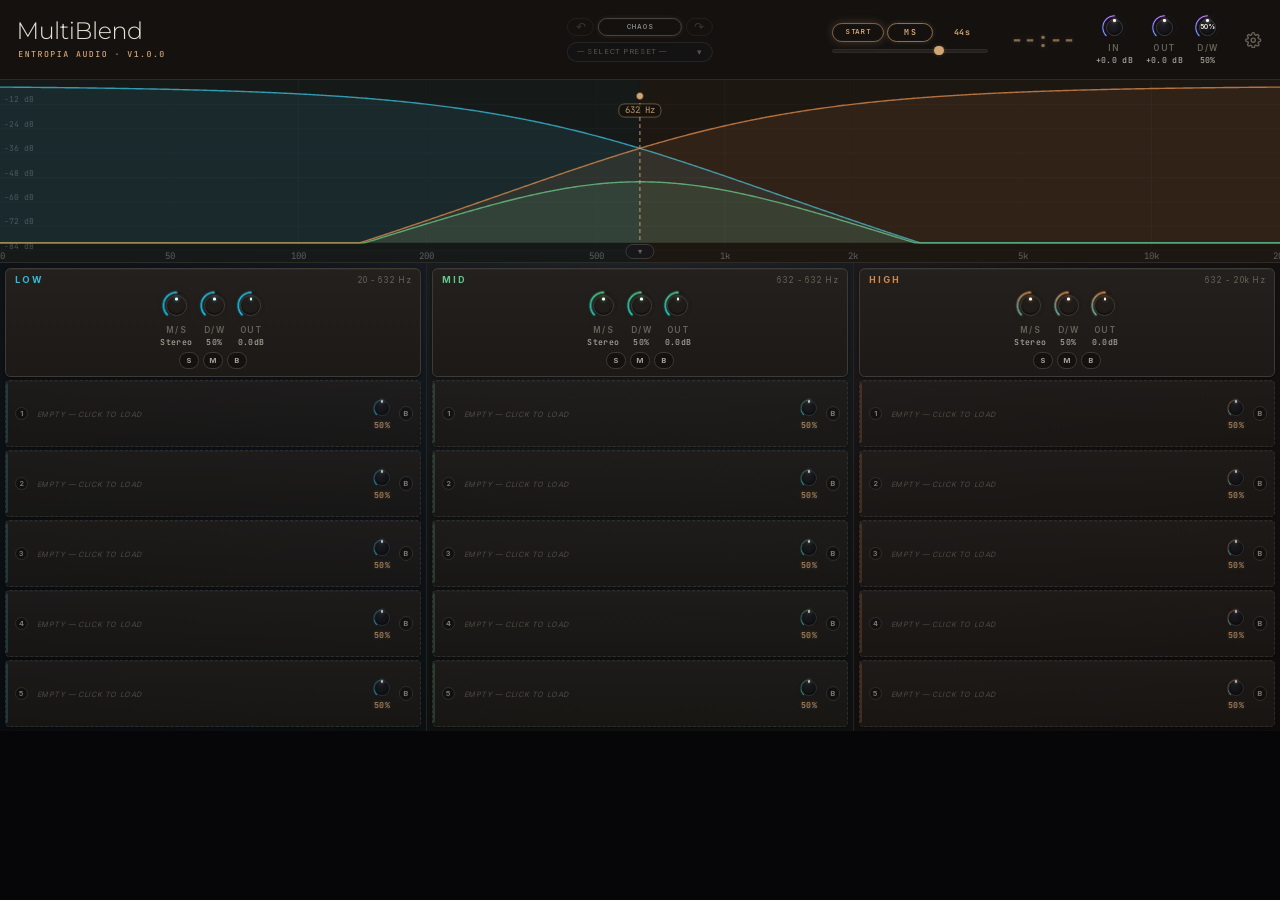
<file: plugins/MultiBlend/Source/ui/public/index.html>
<!DOCTYPE html>
<html lang="en">
<head>
  <meta charset="UTF-8" />
  <meta name="viewport" content="width=device-width, initial-scale=1.0" />
  <title>MultiBlend</title>
  <script type="module">
    // ─── Mock bridge for browser/localhost preview (no JUCE backend) ───
    function installMock() {
      function mockState() {
        let v = 0.5; const ls = [];
        return {
          getNormalisedValue: () => v,
          setNormalisedValue: (x) => { v = x; ls.forEach(l => l()); },
          getScaledValue: () => v,
          valueChangedEvent: { addListener: (l) => ls.push(l) },
          getValue: () => v > 0.5,
          setValue: (b) => { v = b ? 1 : 0; ls.forEach(l => l()); },
        };
      }
      window.J = {
        getNativeFunction: () => (() => Promise.resolve(null)),
        getSliderState: mockState,
        getToggleState: mockState,
      };
      window.__juceLoadStatus = 'MOCK (preview)';
      window.dispatchEvent(new Event('juce-ready'));
    }

    if (typeof window.__JUCE__ === 'undefined') {
      // Running in a plain browser → preview mode, use mock immediately.
      installMock();
    } else {
      try {
        const mod = await import('./js/juce/index.js');
        window.J = { getNativeFunction: mod.getNativeFunction, getSliderState: mod.getSliderState, getToggleState: mod.getToggleState };
        window.__juceLoadStatus = 'OK';
        window.dispatchEvent(new Event('juce-ready'));
      } catch (e) {
        window.__juceLoadStatus = 'FAIL: ' + e.message;
        console.error('JUCE module load failed, falling back to mock:', e);
        installMock();
      }
    }
  </script>
  <!-- Entropia plugin template (loaded BEFORE inline so MBE-specific rules win) -->
  <link rel="stylesheet" href="design-tokens.css">
  <link rel="stylesheet" href="entropia-header.css">
  <link rel="stylesheet" href="entropia-buttons.css">
  <link rel="stylesheet" href="knob.css">
  <script src="knob-renderer.js"></script>
  <style>
    /* ─── INTER VARIABLE FONT (bundled, served from BinaryData) ─── */
    @font-face {
      font-family: 'Inter';
      src: url('fonts/Inter-Variable.woff2') format('woff2-variations');
      font-weight: 100 900;
      font-style: normal;
      font-display: swap;
    }

    /* ─── DESIGN TOKENS (Entropia Audio brand) ─── */
    /* MultiBlend band-specific accents (template provides everything else
       via design-tokens.css — copper brand + warm earth palette). */
    :root {
      --band-low:  var(--section-space);   /* cyan        */
      --band-mid:  var(--section-tone);    /* mint green  */
      --band-high: var(--section-duck);    /* warm amber  */
    }

    /* ─── Chaosverb pill-glow button (use on save/mutate/create actions) ───
       Class: .btn-pill-glow — transparent until hover, then cyan halo. */
    .btn-pill-glow {
      background: transparent;
      border: 1px solid #444;
      color: #888;
      font-family: inherit;
      font-size: 8px;
      font-weight: 600;
      letter-spacing: 0.14em;
      text-indent: 0.14em;
      text-transform: uppercase;
      padding: 0 16px;
      height: 22px;
      border-radius: 14px;
      cursor: pointer;
      transition: all var(--t-fast) ease;
      box-shadow: 0 0 6px var(--action-create-glow),
                  inset 0 0 4px rgba(0, 212, 255, 0.05);
    }
    .btn-pill-glow:hover {
      border-color: var(--action-create);
      color: var(--action-create);
      box-shadow: 0 0 10px var(--action-create-glow);
    }
    .btn-pill-glow:active {
      background: rgba(0, 212, 255, 0.08);
    }
    .btn-pill-glow.firing {
      border-color: #fff;
      color: #fff;
      box-shadow: 0 0 20px rgba(255, 255, 255, 0.4);
    }

    /* ─── CHAOS button (Chaosverb .mutate-btn clone) ─── */
    .mutate-btn {
      background: transparent;
      border: 1px solid #444444;
      color: #888888;
      font-family: inherit;
      font-weight: 600;
      letter-spacing: 0.14em;
      text-indent: 0.14em;
      text-transform: uppercase;
      padding: 0;
      border-radius: 14px;
      cursor: pointer;
      transition: all 0.15s ease;
      position: relative;
      overflow: hidden;
      box-shadow: 0 0 6px rgba(212, 165, 116, 0.15), inset 0 0 4px rgba(212, 165, 116, 0.05);
      width: 130px;
      height: 20px;
      line-height: 18px;
      font-size: 7px;
      text-align: center;
      box-sizing: border-box;
    }
    .mutate-btn:hover {
      border-color: #D4A574;
      color: #D4A574;
      box-shadow: 0 0 10px rgba(212, 165, 116, 0.2);
    }
    .mutate-btn:active { background: rgba(212, 165, 116, 0.08); }
    .mutate-btn.firing {
      border-color: #ffffff;
      color: #ffffff;
      box-shadow: 0 0 20px rgba(255, 255, 255, 0.4);
    }

    /* ─── Chaos timer cluster (header-right, before knobs) ─── */
    .chaos-timer-cluster {
      display: flex;
      align-items: center;
      gap: 8px;
      margin-right: 8px;
    }

    /* ─── STOP/START timer toggle — visual clone of .mutate-btn (narrower) ─── */
    .timer-toggle {
      background: transparent;
      border: 1px solid #444444;
      color: #888888;
      font-family: inherit;
      font-size: 7px;
      font-weight: 600;
      letter-spacing: 0.14em;
      text-indent: 0.14em;
      text-transform: uppercase;
      padding: 0;
      border-radius: 14px;
      cursor: pointer;
      transition: all 0.15s ease;
      box-shadow: 0 0 6px rgba(212, 165, 116, 0.15), inset 0 0 4px rgba(212, 165, 116, 0.05);
      width: 56px;
      height: 20px;
      line-height: 18px;
      text-align: center;
      box-sizing: border-box;
      user-select: none;
    }
    .timer-toggle:hover {
      border-color: #D4A574;
      color: #D4A574;
      box-shadow: 0 0 10px rgba(212, 165, 116, 0.2);
    }
    .timer-toggle.is-stopped {
      border-color: rgba(212, 165, 116, 0.55);
      color: #D4A574;
      box-shadow: 0 0 10px rgba(212, 165, 116, 0.25),
                  inset 0 0 4px rgba(212, 165, 116, 0.08);
    }
    .timer-toggle.is-stopped:hover {
      border-color: #D4A574;
      box-shadow: 0 0 14px rgba(212, 165, 116, 0.3);
    }

    /* Two-row timer layout: [START][MODE][value]  +  [slider] */
    .chaos-timer-col {
      display: flex; flex-direction: column;
      align-items: stretch;
      gap: 8px;                  /* bigger gap → slider sits lower */
      margin-right: 8px;
      min-width: 170px;
      padding-bottom: 4px;
    }
    .chaos-timer-row {
      display: flex; align-items: center; gap: 4px;
    }
    .timer-value-label {
      flex: 1; min-width: 44px;
      font-family: 'JetBrains Mono', ui-monospace, monospace;
      font-size: 9px;
      font-weight: 700;
      letter-spacing: 0.05em;
      color: var(--accent);
      text-align: center;
      user-select: none;
    }
    .timer-slider {
      -webkit-appearance: none;
      appearance: none;
      width: 100%;
      height: 4px;
      background: var(--bg-elevated);
      border: 1px solid var(--border-subtle);
      border-radius: 2px;
      outline: none;
      cursor: ew-resize;
      padding: 0;
      margin: 0;
    }
    .timer-slider::-webkit-slider-thumb {
      -webkit-appearance: none;
      appearance: none;
      width: 10px; height: 10px;
      border-radius: 50%;
      background: var(--accent);
      box-shadow: 0 0 4px var(--accent-glow);
      cursor: ew-resize;
      border: none;
    }
    .timer-slider::-moz-range-thumb {
      width: 10px; height: 10px;
      border-radius: 50%;
      background: var(--accent);
      box-shadow: 0 0 4px var(--accent-glow);
      cursor: ew-resize;
      border: none;
    }

    /* [undo] [CHAOS] [redo] row — Chaosverb layout. CHAOS flanked by undo/redo. */
    .chaos-row {
      display: flex; align-items: center; gap: 4px;
      width: 160px;
    }
    .chaos-row > .undo-btn  { flex: 0 0 30px; width: 30px; }
    .chaos-row > .mutate-btn { flex: 1 1 0; width: auto; min-width: 0; }
    .undo-btn {
      height: 20px;
      background: transparent;
      border: 1px solid #444444;
      color: #888888;
      font-family: inherit;
      font-size: 13px;
      font-weight: 500;
      line-height: 1;
      padding: 0;
      border-radius: 14px;
      cursor: pointer;
      transition: all 0.15s ease;
      display: flex; align-items: center; justify-content: center;
      user-select: none;
      box-sizing: border-box;
    }
    .undo-btn:hover:not(:disabled) {
      border-color: var(--accent);
      color: var(--accent);
    }
    .undo-btn:disabled {
      opacity: 0.3;
      cursor: not-allowed;
    }

    /* Timer mode toggle — MS = brown/copper, SYNC = Chaosverb purple */
    .timer-mode-btn {
      background: transparent;
      border: 1px solid #8c6f4d;
      color: #d4a574;
      font-family: 'JetBrains Mono', ui-monospace, monospace;
      font-size: 9px;
      font-weight: 700;
      letter-spacing: 0.18em;
      text-indent: 0.18em;          /* compensate trailing letter-space → optical center */
      padding: 0 10px;
      height: 20px;
      border-radius: 14px;
      cursor: pointer;
      transition: all 0.15s ease;
      min-width: 50px;
      text-align: center;
      box-sizing: border-box;
      user-select: none;
      box-shadow: 0 0 6px rgba(212, 165, 116, 0.20),
                  inset 0 0 4px rgba(212, 165, 116, 0.06);
    }
    .timer-mode-btn:hover {
      filter: brightness(1.15);
    }
    .timer-mode-btn.sync-mode {
      border-color: #c77dff;
      color: #d8b0ff;
      box-shadow: 0 0 10px rgba(199, 125, 255, 0.35),
                  inset 0 0 4px rgba(199, 125, 255, 0.10);
    }

    /* Timer interval cycle button (sits between START/STOP + countdown) */
    .timer-interval-btn {
      background: transparent;
      border: 1px solid var(--border-bright);
      color: var(--text-secondary);
      font-family: 'JetBrains Mono', ui-monospace, monospace;
      font-size: 9px;
      font-weight: 700;
      letter-spacing: 0.05em;
      text-indent: 0.05em;
      padding: 0 8px;
      height: 20px;
      border-radius: 10px;
      cursor: pointer;
      transition: all 0.15s ease;
      min-width: 50px;
      text-align: center;
      box-sizing: border-box;
      user-select: none;
    }
    .timer-interval-btn:hover {
      border-color: var(--accent);
      color: var(--accent);
    }
    .timer-interval-btn.sync-mode {
      background: rgba(212,165,116,0.10);
      border-color: var(--accent);
      color: var(--accent);
    }

    /* ─── Countdown — Entropia copper ─── */
    .countdown {
      font-family: 'JetBrains Mono', ui-monospace, 'Courier New', monospace;
      font-size: 22px;
      font-weight: 700;
      letter-spacing: 0.05em;
      color: var(--accent);
      line-height: 1;
      opacity: 0.85;
      transition: color 0.3s ease, opacity 0.3s ease;
      text-shadow: 0 0 8px var(--accent-glow);
      font-variant-numeric: tabular-nums;
      width: 80px;
      text-align: right;
    }
    .countdown.stopped { opacity: 0.6; }

    /* ─── Knob LOCK state (right-click any knob to exclude from chaos) ─── */
    /* Legacy .knob locked state (global header + slot D/W) — dim + white halo */
    .knob.chaos-locked {
      opacity: 0.55;
      filter: drop-shadow(0 0 6px rgba(255, 255, 255, 0.18));
    }
    .knob.chaos-locked .knob-indicator {
      background: #cfcfcf;
      box-shadow: 0 0 3px rgba(255, 255, 255, 0.35);
    }
    /* CVKnob locked state — Chaosverb pattern: dim ring + faint white halo */
    .knob-wrap.chaos-locked { position: relative; }
    .knob-wrap.chaos-locked .knob-body {
      opacity: 0.55;
      filter: drop-shadow(0 0 8px rgba(255, 255, 255, 0.18));
    }
    .knob-wrap.chaos-locked .knob-body .knob-indicator {
      background: #cfcfcf !important;
      box-shadow: 0 0 3px rgba(255, 255, 255, 0.35) !important;
      opacity: 0.85;
    }
    .knob-wrap.chaos-locked .knob-label,
    .knob-wrap.chaos-locked .knob-value {
      opacity: 0.55;
    }

    button:focus-visible, input:focus-visible {
      outline: 2px solid var(--accent);
      outline-offset: 2px;
      border-radius: 4px;
    }
    @media (prefers-reduced-motion: reduce) {
      *, *::before, *::after {
        animation-duration: 0.01ms !important;
        transition-duration: 0.01ms !important;
      }
    }

    html, body { height: 100%; margin: 0; padding: 0; }
    *, *::before, *::after { box-sizing: border-box; }
    body {
      user-select: none; -webkit-user-select: none;
      cursor: default; overflow: hidden;
      background: #060608;
      color: var(--text-primary);
      font-family: 'Inter', 'Helvetica Neue', Arial, sans-serif;
      font-size: 11px;
    }

    /* ─── PLUGIN SHELL ─── */
    .plugin-shell {
      width: 1400px; height: 800px;
      background: radial-gradient(ellipse at 50% 30%, #1a1a22 0%, #0e0e12 45%, #060608 100%);
      position: relative;
      display: flex; flex-direction: column;
    }
    .plugin-shell::before {
      content: ''; position: absolute; inset: 0; z-index: 0;
      opacity: 0.14; pointer-events: none;
      background-image: url("data:image/svg+xml,%3Csvg viewBox='0 0 256 256' xmlns='http://www.w3.org/2000/svg'%3E%3Cfilter id='n'%3E%3CfeTurbulence type='fractalNoise' baseFrequency='1.1' numOctaves='3' stitchTiles='stitch'/%3E%3C/filter%3E%3Crect width='100%25' height='100%25' filter='url(%23n)'/%3E%3C/svg%3E");
      background-size: 200px 200px; mix-blend-mode: overlay;
    }
    .plugin-shell > * { position: relative; z-index: 1; }

    /* ─── HEADER ─── */
    .header {
      width: 100%; height: 88px;
      background: var(--bg-shell);
      border-bottom: 1px solid var(--border-subtle);
      display: flex; align-items: center; padding: 0 20px;
      flex-shrink: 0; position: relative; z-index: 100;
      /* No overflow: hidden — would clip preset dropdown that drops below header */
    }
    .header-left {
      display: flex; flex-direction: column; justify-content: center; gap: 3px;
    }
    /* Match Chaosverb editorial title — Montserrat light 26px, mixed case,
       tight tracking, neg margin to align 'M' left edge with eyebrow 'E'. */
    .plugin-title {
      font-family: 'Montserrat', system-ui, sans-serif;
      font-size: 26px;
      font-weight: 300;
      letter-spacing: -0.02em;
      text-transform: none;
      color: var(--text-primary);
      line-height: 0.95;
      margin: 0 0 0 -2px;
      padding: 0;
      text-indent: 0;
      font-kerning: none;
      font-feature-settings: "kern" 0;
      text-rendering: geometricPrecision;
    }
    /* Eyebrow — copper accent BELOW title, JBM mono uppercase. */
    .plugin-eyebrow {
      font-family: 'JetBrains Mono', ui-monospace, monospace;
      font-size: 9px;
      font-weight: 500;
      letter-spacing: 0.18em;
      text-transform: uppercase;
      color: var(--accent);
      line-height: 1;
      margin: 6px 0 0 0;
      padding: 0;
      text-indent: 0;
      font-kerning: none;
      font-feature-settings: "kern" 0;
      text-rendering: geometricPrecision;
      font-variant-numeric: tabular-nums;
    }

    .header-center {
      position: absolute; left: 50%; transform: translateX(-50%);
      display: flex; flex-direction: column; align-items: center; gap: 6px;
      pointer-events: none;
    }
    .header-center > * { pointer-events: auto; }

    /* Linear Phase toggle pill */
    .pill-toggle {
      padding: 4px 14px; border-radius: 14px;
      background: rgba(22,22,26,0.6); border: 1px solid var(--border-bright);
      color: var(--text-secondary);
      font-family: inherit; font-size: 9px; font-weight: 600;
      letter-spacing: 0.14em; text-indent: 0.14em; text-transform: uppercase;
      cursor: pointer; transition: all var(--t-fast) ease;
    }
    .pill-toggle:hover { border-color: var(--accent); color: var(--accent); }
    .pill-toggle.active {
      background: rgba(199,125,255,0.12); border-color: var(--accent);
      color: var(--accent-bright);
      box-shadow: 0 0 8px rgba(199,125,255,0.2);
    }

    /* Preset dropdown */
    .header-preset-bar { position: relative; width: 160px; }
    .preset-dropdown-btn {
      width: 100%; height: 22px;
      background: rgba(22,22,26,0.5);
      border: 1px solid rgba(58,58,62,0.6);
      color: var(--text-dim); font-family: inherit;
      font-size: 8px; letter-spacing: 0.08em; text-transform: uppercase;
      padding: 0 10px; border-radius: 11px; cursor: pointer;
      display: flex; align-items: center; justify-content: space-between; gap: 4px;
      opacity: 0.8; transition: all var(--t-fast) ease;
    }
    .preset-dropdown-btn:hover {
      opacity: 1; border-color: rgba(199,125,255,0.4); color: var(--text-secondary);
    }
    .preset-dropdown-btn.has-preset {
      color: var(--accent); border-color: rgba(199,125,255,0.5); opacity: 1;
    }
    .preset-current {
      flex: 1; text-align: left; white-space: nowrap; overflow: hidden;
      text-overflow: ellipsis; text-transform: none;
      letter-spacing: 0.03em; font-size: 9px;
    }
    .preset-current.placeholder {
      text-transform: uppercase; letter-spacing: 0.08em; font-size: 8px;
    }
    .preset-arrow {
      font-size: 10px; color: var(--text-dim); flex-shrink: 0;
      transition: transform var(--t-fast) ease;
    }
    .preset-dropdown-btn.open .preset-arrow { transform: rotate(180deg); }

    .preset-dropdown-menu {
      position: absolute; top: 26px; left: 0; right: 0;
      max-height: 280px; overflow-y: auto;
      background: linear-gradient(180deg, #1c1c20 0%, #16161a 100%);
      border: 1px solid var(--border-bright);
      border-radius: 12px;
      box-shadow: 0 10px 28px rgba(0,0,0,0.75);
      z-index: 9000; opacity: 0; pointer-events: none;
      transform: translateY(-4px);
      transition: opacity var(--t-fast) ease, transform var(--t-fast) ease;
      padding: 5px; display: flex; flex-direction: column; gap: 2px;
    }
    .preset-dropdown-menu.visible {
      opacity: 1; pointer-events: auto; transform: translateY(0);
    }
    .preset-row {
      display: flex; align-items: center; width: 100%; height: 18px;
      padding: 0 8px; background: transparent;
      border: 1px solid #2e2e32; border-radius: 8px; cursor: pointer;
      font-family: inherit; font-size: 8px; font-weight: 600;
      letter-spacing: 0.1em; text-transform: uppercase;
      color: var(--text-secondary); text-align: left;
      transition: all var(--t-fast) ease;
    }
    .preset-row:hover {
      background: rgba(199,125,255,0.08);
      border-color: rgba(199,125,255,0.4); color: var(--accent);
    }
    .preset-row.preset-action { color: var(--accent); border-color: rgba(199,125,255,0.35); }
    .preset-row .preset-action-icon {
      width: 10px; height: 10px; margin-right: 6px;
      font-size: 9px; line-height: 1; display: inline-flex;
      align-items: center; justify-content: center; opacity: 0.85;
    }
    .preset-divider { height: 1px; background: var(--border-subtle); margin: 3px 4px; }
    .preset-section-label {
      padding: 4px 8px 2px 10px; font-size: 7px;
      letter-spacing: 0.22em; text-transform: uppercase;
      color: var(--text-dim);
    }
    .preset-dropdown-menu .preset-item-name {
      flex: 1; text-transform: none !important;
      letter-spacing: 0.03em; font-weight: 500;
      font-size: 9px; color: var(--text-primary);
      overflow: hidden; text-overflow: ellipsis; white-space: nowrap;
    }
    .preset-item-delete {
      background: transparent; border: none; color: var(--text-dim);
      cursor: pointer; font-size: 12px; line-height: 1; padding: 0 0 0 6px;
    }
    .preset-item-delete:hover { color: var(--state-error); }

    /* Right-side mini knobs (global In/Out/D/W) */
    .header-right {
      margin-left: auto; display: flex; align-items: center; gap: 14px;
    }

    /* ─── SPECTRUM ─── */
    .spectrum-container {
      position: relative; overflow: hidden;
      transition: height 300ms ease-in-out, min-height 300ms ease-in-out;
      height: 200px; min-height: 200px;
      background: var(--bg-shell);
      border-bottom: 1px solid var(--border-subtle);
    }
    .spectrum-container.collapsed { height: 0; min-height: 0; border-bottom: none; }
    .spectrum-canvas { width: 100%; height: 100%; display: block; }
    .collapse-bar {
      height: 22px; display: flex; align-items: center; justify-content: center;
      cursor: pointer; background: var(--bg-shell);
      border-bottom: 1px solid var(--border-subtle);
    }
    .collapse-bar.hidden { display: none; }
    .collapse-bar span {
      font-size: 9px; color: var(--text-dim);
      letter-spacing: 0.14em; text-transform: uppercase;
      transition: color 150ms;
    }
    .collapse-bar:hover span { color: var(--accent); }
    .spectrum-toggle-btn {
      position: absolute; bottom: 4px; left: 50%; transform: translateX(-50%);
      background: rgba(22,22,26,0.8); border: 1px solid var(--border-bright);
      border-radius: 9px; width: 32px; height: 16px;
      cursor: pointer; font-size: 8px; color: var(--text-dim);
      z-index: 5; display: flex; align-items: center; justify-content: center;
      transition: all var(--t-fast) ease;
    }
    .spectrum-toggle-btn:hover { color: var(--accent); border-color: var(--accent); }

    /* ─── BANDS ─── */
    .bands-container { display: flex; flex: 1; overflow: hidden; }
    .band-column {
      flex: 1; display: flex; flex-direction: column;
      padding: 5px; gap: 3px;
      background: linear-gradient(180deg, transparent 0%, rgba(0,0,0,0.15) 100%);
    }
    .band-column:not(:last-child) { border-right: 1px solid var(--border-divider); }
    .band-column[data-band="low"]  { background-color: rgba(58, 184, 212, 0.04); }
    .band-column[data-band="mid"]  { background-color: rgba(95, 200, 138, 0.04); }
    .band-column[data-band="high"] { background-color: rgba(214, 136, 74, 0.04); }
    /* Bypassed band: dim the SLOTS + band knobs to show inactive, but keep the
       S/M/B button row fully lit + clickable so B reads as a re-enable toggle. */
    .band-column.bypassed .slot-card,
    .band-column.bypassed .cv-knob-slot,
    .band-column.bypassed .knob-sep { opacity: 0.32; }
    .band-column.bypassed .band-label { opacity: 0.45; }

    /* BAND STRIP */
    .band-strip {
      background: linear-gradient(180deg, var(--bg-elevated) 0%, var(--bg-card) 100%);
      border-radius: 6px;
      padding: 6px 10px 8px;
      box-shadow: 0 1px 3px rgba(0,0,0,0.4), inset 0 1px 0 rgba(255,255,255,0.04);
      display: flex; flex-direction: column; gap: 6px;
      border: 1px solid var(--border-bright);
    }
    .band-strip-row { display: flex; align-items: center; gap: 4px; }
    .band-strip-row.centered { justify-content: center; gap: 8px; }
    .band-label {
      font-size: 10px; font-weight: 700; flex: 1;
      letter-spacing: 0.22em; text-transform: uppercase;
    }
    .band-label[data-band="low"]  { color: var(--band-low); }
    .band-label[data-band="mid"]  { color: var(--band-mid); }
    .band-label[data-band="high"] { color: var(--band-high); }
    .band-freq {
      font-size: 9px; color: var(--text-dim);
      letter-spacing: 0.06em; font-variant-numeric: tabular-nums;
    }
    .band-btn {
      width: 22px; height: 18px;
      border: 1px solid var(--border-bright);
      border-radius: 9px; background: var(--bg-shell);
      font-size: 8px; font-weight: 700;
      letter-spacing: 0;          /* single-char button — no spacing, perfect center */
      padding: 0;
      color: var(--text-secondary);
      cursor: pointer; transition: all var(--t-fast) ease;
      display: flex; align-items: center; justify-content: center;
      font-family: inherit;
    }
    .band-btn:hover { border-color: var(--text-secondary); color: var(--text-primary); }
    .band-btn.solo-active { background: #FFD60A; color: #000; border-color: #FFD60A; }
    .band-btn.mute-active { background: var(--state-error); color: #fff; border-color: var(--state-error); }
    /* Bypass ON — lit amber, glowing, clearly an active toggle (click to re-enable) */
    .band-btn.bypass-active {
      background: var(--accent);
      color: #14110f;
      border-color: var(--accent);
      box-shadow: 0 0 8px var(--accent-glow);
    }
    /* keep button row fully opaque even when the band column is dimmed */
    .band-column.bypassed .band-strip-row:last-child { opacity: 1; }

    .knob-sep {
      width: 1px; height: 16px; background: var(--border-divider); margin: 0 2px;
      flex-shrink: 0;
    }

    /* Link button between IN and OUT gain knobs (inverse-mirror) */
    .link-btn {
      width: 14px; height: 14px;
      align-self: center;
      margin: 0 -2px;                  /* nestle between knobs */
      border: 1px solid #444;
      border-radius: 50%;
      background: transparent;
      color: #888;
      font-size: 9px;
      line-height: 1;
      padding: 0;
      cursor: pointer;
      display: flex; align-items: center; justify-content: center;
      transition: all var(--t-fast) ease;
      font-family: inherit;
      flex-shrink: 0;
      user-select: none;
    }
    .link-btn:hover {
      border-color: var(--accent);
      color: var(--accent);
    }
    .link-btn.is-linked {
      border-color: var(--accent);
      color: var(--accent);
      background: rgba(212,165,116,0.12);
      box-shadow: 0 0 6px var(--accent-glow), inset 0 0 4px rgba(212,165,116,0.18);
    }

    /* KNOB COMPONENT */
    .knob-group {
      display: flex; flex-direction: column; align-items: center; gap: 2px;
    }
    .knob {
      position: relative; cursor: ns-resize;
      display: flex; align-items: center; justify-content: center;
      flex-shrink: 0;
    }
    /* Canvas extends past body for glow rendering (small for slot knobs) */
    .knob canvas {
      display: block;
      position: absolute;
      top: -6px; left: -6px;
      width: calc(100% + 12px);
      height: calc(100% + 12px);
      pointer-events: none;
    }
    /* Inner dark face disc — Chaosverb LED-ring style */
    .knob-face {
      position: absolute;
      top: 14%; left: 14%;
      width: 72%; height: 72%;
      border-radius: 50%;
      background: radial-gradient(circle at 35% 30%, #1f1f24 0%, #15151a 55%, #0e0e12 100%);
      border: 1px solid #3a3a3e;
      box-shadow: inset 0 1px 1px rgba(255,255,255,0.05),
                  inset 0 -1px 2px rgba(0,0,0,0.7);
      z-index: 2;
      pointer-events: none;
    }
    /* White indicator dot — placed via JS in container coords */
    .knob-indicator {
      position: absolute;
      width: 3px; height: 3px;
      margin: -1.5px 0 0 -1.5px;
      background: #ffffff;
      border-radius: 50%;
      z-index: 4;
      pointer-events: none;
      box-shadow: 0 0 4px rgba(255,255,255,0.7);
    }
    .knob-pct {
      position: absolute; top: 50%; left: 50%; transform: translate(-50%, -50%);
      font-weight: 700; color: var(--text-primary);
      pointer-events: none; white-space: nowrap;
      z-index: 3;
    }
    .knob-label {
      font-size: 9px; color: var(--text-dim);
      text-transform: uppercase; letter-spacing: 0.16em;
      line-height: 1; font-weight: 600;
      margin-top: 3px;
    }
    .knob-value {
      font-size: 9px; font-weight: 500; color: var(--text-secondary);
      line-height: 1; font-variant-numeric: tabular-nums;
      margin-top: 2px;
    }

    /* Slot lock — right-click slot card to freeze plugin position in chaos */
    .slot-card.chaos-locked-slot {
      border-color: var(--accent);
      box-shadow: 0 0 6px var(--accent-glow), inset 0 1px 0 rgba(255,255,255,0.03);
    }
    .slot-card.chaos-locked-slot::after {
      content: '🔒';
      position: absolute;
      right: 4px; top: 50%; transform: translateY(-50%);
      font-size: 9px;
      opacity: 0.7;
      pointer-events: none;
    }
    /* Band lock — Chaosverb pattern: title glows bright white */
    .band-column.chaos-locked-band .band-label {
      color: #ffffff !important;
      text-shadow: 0 0 8px rgba(255, 255, 255, 0.85),
                   0 0 16px rgba(255, 255, 255, 0.45),
                   0 0 24px rgba(255, 255, 255, 0.25);
      transition: text-shadow 0.2s ease, color 0.2s ease;
    }

    /* SLOT CARD — grows to fill remaining column space evenly */
    .slot-card {
      background: linear-gradient(180deg, var(--bg-elevated) 0%, var(--bg-card) 100%);
      border-radius: 5px;
      padding: 3px 8px 3px 10px;
      box-shadow: 0 1px 2px rgba(0,0,0,0.4), inset 0 1px 0 rgba(255,255,255,0.03);
      border: 1px solid var(--border-bright);
      display: flex; align-items: center; gap: 6px;
      flex: 1 1 0; min-height: 26px;
      cursor: pointer; transition: all var(--t-fast) ease;
      position: relative;
    }
    .slot-card:hover {
      box-shadow: 0 2px 10px rgba(199,125,255,0.15), inset 0 1px 0 rgba(255,255,255,0.05);
      border-color: rgba(199,125,255,0.3);
    }
    .slot-card.empty { border-style: dashed; opacity: 0.7; }
    .slot-card.bypassed { opacity: 0.4; }
    .slot-card.bypassed .slot-plugin-name { text-decoration: line-through; }
    .slot-color-bar {
      position: absolute; left: 0; top: 3px; bottom: 3px; width: 3px;
      border-radius: 0 2px 2px 0;
    }
    .band-column[data-band="low"]  .slot-color-bar { background: var(--band-low); }
    .band-column[data-band="mid"]  .slot-color-bar { background: var(--band-mid); }
    .band-column[data-band="high"] .slot-color-bar { background: var(--band-high); }
    .slot-card.empty .slot-color-bar { opacity: 0.3; }
    .slot-number {
      width: 14px; height: 14px; border-radius: 50%;
      background: var(--bg-shell); border: 1px solid var(--border-bright);
      display: flex; align-items: center; justify-content: center;
      font-size: 8px; font-weight: 700;
      color: var(--text-secondary); flex-shrink: 0;
    }
    .slot-info { flex: 1; min-width: 0; padding-left: 4px; }
    .slot-plugin-name {
      font-size: 10px; font-weight: 500;
      color: var(--text-primary);
      white-space: nowrap; overflow: hidden; text-overflow: ellipsis;
      letter-spacing: 0.02em;
    }
    .slot-card.empty .slot-plugin-name {
      font-weight: 400; font-style: italic;
      color: var(--text-dim); font-size: 8px;
      text-transform: uppercase; letter-spacing: 0.08em;
    }
    .slot-controls { display: flex; align-items: center; gap: 6px; flex-shrink: 0; }
    .slot-knob-stack {
      display: flex; flex-direction: column; align-items: center;
      gap: 2px;
    }
    .slot-knob-pct {
      font-family: 'JetBrains Mono', ui-monospace, monospace;
      font-size: 9px;
      font-weight: 700;
      letter-spacing: 0.04em;
      color: var(--accent);
      line-height: 1;
      user-select: none;
      font-variant-numeric: tabular-nums;
      text-shadow: 0 0 4px var(--accent-glow);
    }
    .slot-btn {
      width: 16px; height: 16px; border: 1px solid var(--border-bright);
      border-radius: 50%; background: var(--bg-shell);
      font-size: 8px; font-weight: 700; letter-spacing: 0; color: var(--text-secondary);
      cursor: pointer; transition: all var(--t-fast) ease;
      display: flex; align-items: center; justify-content: center;
      font-family: inherit; padding: 0;
    }
    .slot-btn:hover { border-color: var(--text-secondary); color: var(--text-primary); }
    .slot-btn.bypass-active { background: var(--text-dim); color: #fff; border-color: var(--text-dim); }
    .slot-delete-btn {
      width: 16px; height: 16px; border: 1px solid var(--border-bright);
      border-radius: 50%; background: var(--bg-shell);
      font-size: 11px; font-weight: 400; color: var(--text-dim);
      cursor: pointer; transition: all var(--t-fast) ease;
      display: flex; align-items: center; justify-content: center;
      font-family: inherit; line-height: 1; padding: 0;
    }
    .slot-delete-btn:hover {
      background: rgba(255,107,107,0.15);
      border-color: var(--state-error);
      color: var(--state-error);
    }

    /* ─── SETTINGS GEAR (bottom-right) ─── */
    .settings-btn {
      background: transparent; border: none;
      color: var(--text-dim); padding: 0;
      width: 18px; height: 18px; cursor: pointer;
      transition: color 0.15s ease, transform 0.3s ease;
      z-index: 95; margin-left: 14px;
      display: flex; align-items: center; justify-content: center;
      flex-shrink: 0;
    }
    .settings-btn svg { width: 100%; height: 100%; display: block; }
    .settings-btn:hover { color: var(--text-secondary); transform: rotate(45deg); }
    .settings-btn.open { color: var(--accent); transform: rotate(90deg); }

    /* ─── SETTINGS POPOVER ─── */
    .settings-popover {
      position: absolute; top: 72px; right: 14px;
      width: 260px;
      background: linear-gradient(180deg, var(--bg-elevated) 0%, var(--bg-card) 50%, var(--bg-shell) 100%);
      border: 1px solid var(--border-bright);
      border-top: 1px solid rgba(199,125,255,0.4);
      border-radius: 10px;
      padding: 14px 16px;
      box-shadow:
        0 12px 32px rgba(0,0,0,0.6),
        0 0 14px rgba(199,125,255,0.15),
        inset 0 1px 0 rgba(199,125,255,0.1);
      z-index: 200; opacity: 0; pointer-events: none;
      transform: translateY(-6px) scale(0.97);
      transform-origin: top right;
      transition: opacity var(--t-base) ease, transform var(--t-base) var(--ease-out);
      font-family: inherit; color: var(--text-primary); overflow: hidden;
    }
    .settings-popover::before {
      content: ''; position: absolute; inset: 0;
      opacity: 0.08; pointer-events: none;
      background-image: url("data:image/svg+xml,%3Csvg viewBox='0 0 256 256' xmlns='http://www.w3.org/2000/svg'%3E%3Cfilter id='n'%3E%3CfeTurbulence type='fractalNoise' baseFrequency='1.1' numOctaves='3' stitchTiles='stitch'/%3E%3C/filter%3E%3Crect width='100%25' height='100%25' filter='url(%23n)'/%3E%3C/svg%3E");
      mix-blend-mode: overlay; z-index: 0;
    }
    .settings-popover > * { position: relative; z-index: 1; }
    .settings-popover.visible {
      opacity: 1; pointer-events: auto; transform: translateY(0) scale(1);
    }
    .settings-popover h3 {
      margin: 0 0 12px 0;
      font-size: 9px; font-weight: 700;
      letter-spacing: 0.22em; text-transform: uppercase;
      color: var(--accent); opacity: 0.6;
    }
    .settings-row {
      display: flex; align-items: center; justify-content: space-between;
      padding: 8px 0;
      border-bottom: 1px solid var(--border-divider);
      font-size: 11px;
    }
    .settings-row:last-of-type { border-bottom: none; }
    .settings-row-label {
      color: var(--text-secondary); font-size: 10px;
      letter-spacing: 0.06em; text-transform: uppercase;
    }
    .settings-row-value {
      color: var(--text-primary); font-size: 11px;
      font-variant-numeric: tabular-nums; min-width: 40px; text-align: center;
    }
    .settings-toggle {
      width: 32px; height: 18px;
      background: var(--bg-shell); border: 1px solid var(--border-bright);
      border-radius: 10px; position: relative;
      cursor: pointer; transition: all var(--t-fast) ease;
    }
    .settings-toggle::after {
      content: ''; position: absolute; top: 2px; left: 2px;
      width: 12px; height: 12px; background: var(--text-secondary);
      border-radius: 50%; transition: all var(--t-fast) ease;
    }
    .settings-toggle.on {
      background: rgba(199,125,255,0.15);
      border-color: rgba(199,125,255,0.5);
    }
    .settings-toggle.on::after {
      left: 17px; background: var(--accent);
      box-shadow: 0 0 4px rgba(199,125,255,0.4);
    }
    .settings-mini-btn {
      width: 24px; height: 22px;
      background: var(--bg-shell); border: 1px solid var(--border-bright);
      color: rgba(199,125,255,0.7);
      font-size: 13px; font-weight: 700; border-radius: 4px;
      cursor: pointer; padding: 0;
      transition: all var(--t-fast) ease; font-family: inherit;
    }
    .settings-mini-btn:hover {
      background: rgba(199,125,255,0.1);
      border-color: rgba(199,125,255,0.5);
      color: var(--accent);
    }
    .settings-preset-btn {
      flex: 1; padding: 7px 0;
      background: var(--bg-shell); border: 1px solid var(--border-bright);
      color: var(--text-secondary);
      font-size: 9px; letter-spacing: 0.12em; text-transform: uppercase;
      border-radius: 5px; cursor: pointer;
      transition: all var(--t-fast) ease; font-family: inherit;
    }
    .settings-preset-btn:hover {
      background: rgba(199,125,255,0.08);
      border-color: rgba(199,125,255,0.4);
      color: var(--text-primary);
    }
    .settings-preset-btn.active {
      background: rgba(199,125,255,0.12);
      border-color: rgba(199,125,255,0.6);
      color: var(--accent);
      box-shadow: inset 0 0 4px rgba(199,125,255,0.2);
    }
    /* Format scan toggles (own class — DO NOT add .settings-preset-btn to these
       or they'll inherit size-preset click handler and break editor size) */
    .fmt-toggle {
      flex: 1 1 0;
      min-width: 40px;
      padding: 5px 4px;
      background: rgba(28,25,22,0.6);
      border: 1px solid var(--border-bright);
      border-radius: 5px;
      color: var(--text-secondary);
      font-family: inherit;
      font-size: 9px;
      font-weight: 600;
      letter-spacing: 0.06em;
      cursor: pointer;
      transition: all var(--t-fast) ease;
    }
    .fmt-toggle:hover {
      border-color: var(--accent);
      color: var(--text-primary);
    }
    .fmt-toggle.is-active {
      background: rgba(212,165,116,0.12);
      border-color: var(--accent);
      color: var(--accent);
      box-shadow: inset 0 0 4px rgba(212,165,116,0.2);
    }

    /* Crossover-mode 3-way selector */
    .xover-mode-btn {
      flex: 1 1 0;
      min-width: 40px;
      padding: 5px 3px;
      background: rgba(28,25,22,0.6);
      border: 1px solid var(--border-bright);
      border-radius: 5px;
      color: var(--text-secondary);
      font-family: 'JetBrains Mono', ui-monospace, monospace;
      font-size: 8px;
      font-weight: 700;
      letter-spacing: 0.04em;
      cursor: pointer;
      transition: all var(--t-fast) ease;
    }
    .xover-mode-btn:hover { border-color: var(--accent); color: var(--text-primary); }
    .xover-mode-btn.is-active {
      background: rgba(212,165,116,0.14);
      border-color: var(--accent);
      color: var(--accent);
      box-shadow: inset 0 0 4px rgba(212,165,116,0.22);
    }

    /* ─── PLUGIN BROWSER MODAL ─── */
    .browser-overlay {
      position: fixed; inset: 0;
      background: rgba(0,0,0,0.7); backdrop-filter: blur(8px);
      z-index: 9500; display: none;
      align-items: center; justify-content: center;
      animation: fadeIn 0.15s ease;
    }
    .browser-overlay.visible { display: flex; }
    @keyframes fadeIn { from { opacity: 0; } to { opacity: 1; } }
    .browser-card {
      width: 600px; max-height: 80vh;
      background: linear-gradient(180deg, var(--bg-elevated) 0%, var(--bg-card) 100%);
      border: 1px solid var(--border-bright);
      border-top: 1px solid rgba(199,125,255,0.4);
      border-radius: 12px;
      box-shadow: 0 14px 38px rgba(0,0,0,0.8), 0 0 18px rgba(199,125,255,0.15);
      display: flex; flex-direction: column;
      overflow: hidden;
    }
    .browser-header {
      padding: 14px 18px;
      border-bottom: 1px solid var(--border-subtle);
      display: flex; align-items: center; gap: 10px;
    }
    .browser-title {
      font-size: 10px; font-weight: 700;
      letter-spacing: 0.22em; text-transform: uppercase;
      color: var(--accent); opacity: 0.7; flex: 1;
    }
    .browser-close {
      background: transparent; border: none;
      color: var(--text-dim); cursor: pointer;
      font-size: 18px; line-height: 1; padding: 0 4px;
    }
    .browser-close:hover { color: var(--text-primary); }

    .browser-search-row {
      padding: 10px 18px;
      border-bottom: 1px solid var(--border-divider);
      display: flex; gap: 8px;
    }
    .browser-search {
      flex: 1; height: 28px;
      background: var(--bg-shell);
      border: 1px solid var(--border-bright);
      color: var(--text-primary); font-family: inherit;
      font-size: 11px; padding: 0 10px; border-radius: 5px;
      outline: none;
    }
    .browser-search::placeholder { color: var(--text-dim); }
    .browser-search:focus { border-color: rgba(199,125,255,0.5); }

    .browser-filter {
      display: flex; gap: 2px;
      background: var(--bg-shell);
      border: 1px solid var(--border-bright);
      border-radius: 5px; padding: 2px;
    }
    .browser-filter-btn {
      background: transparent; border: none;
      color: var(--text-dim); font-family: inherit;
      font-size: 9px; font-weight: 600;
      letter-spacing: 0.12em; text-transform: uppercase;
      padding: 4px 10px; border-radius: 3px; cursor: pointer;
      transition: all var(--t-fast) ease;
    }
    .browser-filter-btn:hover { color: var(--text-primary); }
    .browser-filter-btn.active {
      background: rgba(199,125,255,0.15); color: var(--accent);
    }

    .browser-scan-row {
      padding: 8px 18px;
      border-bottom: 1px solid var(--border-divider);
      display: flex; align-items: center; gap: 10px;
    }
    .browser-scan-btn {
      height: 24px; padding: 0 14px;
      background: rgba(199,125,255,0.1);
      border: 1px solid rgba(199,125,255,0.4);
      color: var(--accent); font-family: inherit;
      font-size: 9px; font-weight: 600;
      letter-spacing: 0.14em; text-transform: uppercase;
      border-radius: 4px; cursor: pointer;
      transition: all var(--t-fast) ease;
    }
    .browser-scan-btn:hover {
      background: rgba(199,125,255,0.2);
      border-color: var(--accent);
    }
    .browser-scan-btn:disabled {
      opacity: 0.5; cursor: not-allowed;
    }
    .browser-scan-info {
      flex: 1; font-size: 9px;
      color: var(--text-dim); letter-spacing: 0.04em;
      font-variant-numeric: tabular-nums;
    }
    .browser-progress {
      flex: 1; height: 4px;
      background: var(--bg-shell);
      border-radius: 2px; overflow: hidden;
      display: none;
    }
    .browser-progress.visible { display: block; }
    .browser-progress-fill {
      height: 100%; width: 0%;
      background: linear-gradient(90deg, var(--band-low), var(--accent));
      transition: width 100ms ease;
    }

    .browser-list {
      flex: 1; overflow-y: auto;
      padding: 6px;
      min-height: 200px;
    }
    .browser-empty {
      padding: 40px 20px; text-align: center;
      color: var(--text-dim);
      font-size: 11px; letter-spacing: 0.04em;
    }
    .browser-empty.italic { font-style: italic; }

    .browser-group-label {
      padding: 8px 10px 4px 10px;
      font-size: 8px; font-weight: 700;
      letter-spacing: 0.22em; text-transform: uppercase;
      color: var(--text-dim);
    }
    .browser-row {
      display: flex; align-items: center; gap: 10px;
      padding: 8px 10px;
      border-radius: 5px;
      cursor: pointer;
      transition: background var(--t-fast) ease;
    }
    .browser-row:hover {
      background: rgba(199,125,255,0.08);
    }
    .browser-row-format {
      font-size: 8px; font-weight: 700;
      letter-spacing: 0.1em;
      padding: 2px 6px; border-radius: 3px;
      flex-shrink: 0; min-width: 36px; text-align: center;
    }
    .browser-row-format.vst3 {
      background: rgba(58,184,212,0.15);
      color: var(--band-low);
    }
    .browser-row-format.audiounit {
      background: rgba(95,200,138,0.15);
      color: var(--band-mid);
    }
    .browser-row-name {
      flex: 1; font-size: 11px; font-weight: 500;
      color: var(--text-primary);
      overflow: hidden; text-overflow: ellipsis; white-space: nowrap;
    }
    .browser-row-category {
      font-size: 9px; color: var(--text-dim);
      letter-spacing: 0.04em; flex-shrink: 0;
    }

    /* Slot drag-over highlight — copper = move, purple = alt-duplicate */
    .slot-card.drag-over {
      border-color: var(--accent) !important;
      box-shadow: 0 0 12px rgba(212,165,116,0.45) !important;
      background: rgba(212,165,116,0.10) !important;
    }
    .slot-card.drag-over-alt {
      border-color: #c77dff !important;
      box-shadow: 0 0 14px rgba(199,125,255,0.55) !important;
      background: rgba(199,125,255,0.12) !important;
    }
    .slot-card.dragging {
      opacity: 0.5;
      cursor: grabbing;
    }
    .slot-card[draggable="true"]:not(.empty) {
      cursor: grab;
    }

    /* Error overlay (debug) */
    #err {
      position: fixed; top: 40px; left: 0; right: 0;
      background: var(--state-error); color: #fff;
      font: 11px monospace; padding: 8px; z-index: 9999;
      display: none; white-space: pre-wrap;
    }
  </style>
</head>

<body>
  <div id="err"></div>
  <script>
    window.onerror = function(msg, src, line, col, err) {
      var d = document.getElementById('err');
      if (d) { d.style.display='block'; d.textContent='ERR: '+msg+' @ '+line+':'+col; }
      return false;
    };
  </script>

  <!-- PLUGIN BROWSER MODAL -->
  <div class="browser-overlay" id="browserOverlay">
    <div class="browser-card">
      <div class="browser-header">
        <div class="browser-title">Plugin Browser</div>
        <button class="browser-close" id="browserClose">×</button>
      </div>
      <div class="browser-search-row">
        <input type="text" class="browser-search" id="browserSearch" placeholder="Search plugins..." autocomplete="off" spellcheck="false" />
        <div class="browser-filter">
          <button class="browser-filter-btn active" data-format="">All</button>
          <button class="browser-filter-btn" data-format="VST3">VST3</button>
          <button class="browser-filter-btn" data-format="AudioUnit">AU</button>
        </div>
      </div>
      <div class="browser-scan-row">
        <button class="browser-scan-btn" id="browserScanBtn">Scan</button>
        <div class="browser-scan-info" id="browserScanInfo">0 plugins</div>
        <div class="browser-progress" id="browserProgress"><div class="browser-progress-fill" id="browserProgressFill"></div></div>
      </div>
      <div class="browser-list" id="browserList"></div>
    </div>
  </div>

  <div class="plugin-shell" id="pluginShell">

    <!-- SETTINGS POPOVER (button moved into header-right below) -->
    <div class="settings-popover" id="settingsPopover">
      <h3>Settings</h3>
      <div class="settings-row">
        <span class="settings-row-label">Tooltips</span>
        <button class="settings-toggle" id="settingsTooltipToggle"></button>
      </div>
      <div style="padding: 8px 0; border-bottom: 1px solid var(--border-divider);">
        <div class="settings-row-label" style="margin-bottom: 6px;">Window Size</div>
        <div style="display:flex; gap:4px;">
          <button class="settings-preset-btn" data-w="1050" data-h="600">SM</button>
          <button class="settings-preset-btn" data-w="1400" data-h="800">MD</button>
          <button class="settings-preset-btn" data-w="1750" data-h="1000">LG</button>
          <button class="settings-preset-btn" data-w="2100" data-h="1200">XL</button>
        </div>
      </div>
      <div class="settings-row">
        <span class="settings-row-label">Brightness</span>
        <div style="display:flex; align-items:center; gap:6px;">
          <button class="settings-mini-btn" id="brightnessDown">−</button>
          <span class="settings-row-value" id="brightnessValue">100%</span>
          <button class="settings-mini-btn" id="brightnessUp">+</button>
        </div>
      </div>
      <div style="padding: 8px 0; border-top: 1px solid var(--border-divider);">
        <div class="settings-row-label" style="margin-bottom: 6px;">Crossover Mode</div>
        <div style="display:flex; gap:4px; flex-wrap:wrap;">
          <button class="xover-mode-btn" data-mode="dynamic"     title="Filters engage only on bands with plugins. Unused spectrum stays bit-transparent. Zero latency.">DYNAMIC</button>
          <button class="xover-mode-btn" data-mode="zerolatency" title="Classic Linkwitz-Riley — all bands always filtered. Zero latency.">ZERO LAT</button>
          <button class="xover-mode-btn" data-mode="linearphase" title="Linear-phase FIR — zero phase distortion, adds latency.">LIN PHASE</button>
        </div>
      </div>
      <div style="padding: 8px 0; border-top: 1px solid var(--border-divider);">
        <div class="settings-row-label" style="margin-bottom: 6px;">Scan Formats</div>
        <div style="display:flex; gap:4px; flex-wrap:wrap;">
          <button class="fmt-toggle is-active" data-fmt="VST3">VST3</button>
          <button class="fmt-toggle is-active" data-fmt="AudioUnit">AU</button>
          <button class="fmt-toggle" data-fmt="VST">VST</button>
        </div>
      </div>
    </div>

    <!-- HEADER -->
    <div class="header">
      <div class="header-left">
        <div class="plugin-title">MultiBlend</div>
        <div class="plugin-eyebrow">Entropia Audio &middot; v1.0.0</div>
      </div>

      <div class="header-center">
        <div class="chaos-row">
          <button class="undo-btn" id="undoBtn" title="Undo (⌘Z / Ctrl+Z)" disabled>↶</button>
          <button class="mutate-btn" id="makeChaosBtn" title="Randomize plugin inserts across bands">CHAOS</button>
          <button class="undo-btn" id="redoBtn" title="Redo (⌘⇧Z / Ctrl+Y)" disabled>↷</button>
        </div>
        <div class="header-preset-bar" id="headerPresetBar">
          <button class="preset-dropdown-btn" id="presetDropdownBtn" title="Presets">
            <span class="preset-current placeholder" id="presetCurrent">— select preset —</span>
            <span class="preset-arrow">▾</span>
          </button>
          <div class="preset-dropdown-menu" id="presetDropdownMenu"></div>
        </div>
      </div>

      <div class="header-right">
        <div class="chaos-timer-cluster">
          <div class="chaos-timer-col">
            <div class="chaos-timer-row">
              <button class="timer-toggle is-stopped" id="chaosTimerToggle" title="Start / stop auto-mutation timer">START</button>
              <button class="timer-mode-btn" id="chaosModeBtn" title="MS = free time. SYNC = host BPM divisions.">MS</button>
              <span class="timer-value-label" id="chaosIntervalLabel">30s</span>
            </div>
            <input class="timer-slider" id="chaosIntervalSlider" type="range" min="0" max="1000" value="500" step="1" title="Drag to choose interval / division">
          </div>
          <div class="countdown stopped" id="chaosCountdown" title="Time to next auto-mutation">--:--</div>
        </div>
        <div class="knob-group">
          <div class="knob" data-value="0.5" data-type="gain" data-param-id="global_input_gain" style="width:26px;height:26px"><canvas width="108" height="108"></canvas><div class="knob-face"></div><div class="knob-indicator"></div></div>
          <span class="knob-label">In</span>
          <span class="knob-value" data-knob-type="gain"></span>
        </div>
        <div class="knob-group">
          <div class="knob" data-value="0.5" data-type="gain" data-param-id="global_output_gain" style="width:26px;height:26px"><canvas width="108" height="108"></canvas><div class="knob-face"></div><div class="knob-indicator"></div></div>
          <span class="knob-label">Out</span>
          <span class="knob-value" data-knob-type="gain"></span>
        </div>
        <div class="knob-group">
          <div class="knob" data-value="1.0" data-type="pct" data-param-id="global_dry_wet" style="width:26px;height:26px"><canvas width="108" height="108"></canvas><div class="knob-face"></div><div class="knob-indicator"></div><span class="knob-pct" style="font-size:7px">100%</span></div>
          <span class="knob-label">D/W</span>
          <span class="knob-value" data-knob-type="pct"></span>
        </div>
        <button class="settings-btn" id="settingsBtn" title="Settings">
          <svg viewBox="0 0 24 24" fill="none" stroke="currentColor" stroke-width="2" stroke-linecap="round" stroke-linejoin="round">
            <circle cx="12" cy="12" r="3"></circle>
            <path d="M19.4 15a1.65 1.65 0 0 0 .33 1.82l.06.06a2 2 0 0 1 0 2.83 2 2 0 0 1-2.83 0l-.06-.06a1.65 1.65 0 0 0-1.82-.33 1.65 1.65 0 0 0-1 1.51V21a2 2 0 0 1-2 2 2 2 0 0 1-2-2v-.09A1.65 1.65 0 0 0 9 19.4a1.65 1.65 0 0 0-1.82.33l-.06.06a2 2 0 0 1-2.83 0 2 2 0 0 1 0-2.83l.06-.06a1.65 1.65 0 0 0 .33-1.82 1.65 1.65 0 0 0-1.51-1H3a2 2 0 0 1-2-2 2 2 0 0 1 2-2h.09A1.65 1.65 0 0 0 4.6 9a1.65 1.65 0 0 0-.33-1.82l-.06-.06a2 2 0 0 1 0-2.83 2 2 0 0 1 2.83 0l.06.06a1.65 1.65 0 0 0 1.82.33H9a1.65 1.65 0 0 0 1-1.51V3a2 2 0 0 1 2-2 2 2 0 0 1 2 2v.09a1.65 1.65 0 0 0 1 1.51 1.65 1.65 0 0 0 1.82-.33l.06-.06a2 2 0 0 1 2.83 0 2 2 0 0 1 0 2.83l-.06.06a1.65 1.65 0 0 0-.33 1.82V9a1.65 1.65 0 0 0 1.51 1H21a2 2 0 0 1 2 2 2 2 0 0 1-2 2h-.09a1.65 1.65 0 0 0-1.51 1z"></path>
          </svg>
        </button>
      </div>
    </div>

    <!-- SPECTRUM -->
    <div class="spectrum-container" id="spectrum-container">
      <canvas class="spectrum-canvas" id="spectrum-canvas"></canvas>
      <button class="spectrum-toggle-btn" onclick="toggleSpectrum()">▼</button>
    </div>
    <div class="collapse-bar hidden" id="collapse-bar" onclick="toggleSpectrum()"><span>▶ Show Spectrum</span></div>

    <!-- BANDS -->
    <div class="bands-container" id="bands-container"></div>

  </div>

  <script>
    'use strict';

    // ─── JUCE NATIVE FUNCTIONS ──────────────────────────────────────────────
    const isJUCE = typeof window.__JUCE__ !== 'undefined';
    let juceGetPluginList, juceLoadPlugin, juceUnloadPlugin, juceOpenPluginEditor,
        juceScanPlugins, juceGetSlotStatus, juceSetEditorSize,
        juceListPresets, juceSavePreset, juceLoadPreset, juceDeletePreset,
        juceResetToDefaults, juceSaveAsDefaults,
        juceGetScanProgress, juceLoadPluginByPath, juceClearBlacklist,
        juceGetSpectrum, juceShufflePlugins, juceGetHostBpm,
        juceMoveSlot, juceDuplicateSlot,
        juceUndo, juceRedo, juceGetUndoState, juceBeginUndoTransaction,
        juceTriggerChaos, juceGetCrossoverMode, juceSetCrossoverMode;

    function initJuceFns() {
      if (!window.J || !window.J.getNativeFunction) return false;
      try {
        const gf = window.J.getNativeFunction;
        juceGetPluginList = gf('getPluginList');
        juceLoadPlugin = gf('loadPlugin');
        juceUnloadPlugin = gf('unloadPlugin');
        juceOpenPluginEditor = gf('openPluginEditor');
        juceScanPlugins = gf('scanPlugins');
        juceGetSlotStatus = gf('getSlotStatus');
        juceSetEditorSize = gf('setEditorSize');
        juceListPresets = gf('listPresets');
        juceSavePreset = gf('savePreset');
        juceLoadPreset = gf('loadPreset');
        juceDeletePreset = gf('deletePreset');
        juceResetToDefaults = gf('resetToDefaults');
        juceSaveAsDefaults = gf('saveCurrentAsDefaults');
        juceGetScanProgress = gf('getScanProgress');
        juceLoadPluginByPath = gf('loadPluginByPath');
        juceClearBlacklist = gf('clearBlacklist');
        juceGetSpectrum = gf('getSpectrum');
        juceShufflePlugins = gf('shufflePlugins');
        juceGetHostBpm = gf('getHostBpm');
        juceMoveSlot = gf('moveSlot');
        juceDuplicateSlot = gf('duplicateSlot');
        juceUndo = gf('undo');
        juceRedo = gf('redo');
        juceGetUndoState = gf('getUndoState');
        juceBeginUndoTransaction = gf('beginUndoTransaction');
        juceTriggerChaos = gf('triggerChaos');
        juceGetCrossoverMode = gf('getCrossoverMode');
        juceSetCrossoverMode = gf('setCrossoverMode');
        return true;
      } catch (e) { console.error('JUCE init failed:', e); return false; }
    }
    if (!initJuceFns()) window.addEventListener('juce-ready', initJuceFns);

    // ─── BAND BUILDING ───────────────────────────────────────────────────────
    const BANDS = ['low', 'mid', 'high'];
    const BAND_COLORS = { low: '#3ab8d4', mid: '#5fc88a', high: '#d6884a' };
    const BAND_LABELS = { low: 'LOW', mid: 'MID', high: 'HIGH' };
    const SLOTS = 5;
    const DEMO_PLUGINS = ['Pro-C 2','Pro-Q 3','Saturn 2','Valhalla Room','Decapitator','SSL G-Bus','Ozone EQ','LA-2A','CLA-76','Gullfoss','Soothe2','Pro-L 2'];
    var demoIdx = 0;
    const SLOT_KNOB = 24;

    function buildBands() {
      const container = document.getElementById('bands-container');
      BANDS.forEach(band => {
        const col = document.createElement('div');
        col.className = 'band-column';
        col.dataset.band = band;
        col.id = 'band-' + band + '-col';
        const bp = 'band_' + band + '_';
        col.innerHTML = `
          <div class="band-strip">
            <div class="band-strip-row">
              <span class="band-label" data-band="${band}">${BAND_LABELS[band]}</span>
              <span class="band-freq" id="${band}-freq-range"></span>
            </div>
            <div class="band-strip-row centered">
              <div id="cv_${bp}ms_morph" class="cv-knob-slot"></div>
              <div id="cv_${bp}dry_wet" class="cv-knob-slot"></div>
              <div id="cv_${bp}output_gain" class="cv-knob-slot"></div>
            </div>
            <div class="band-strip-row centered" style="gap:4px;">
              <button class="band-btn" data-param-id="${bp}solo" data-toggle="true" data-action="solo" onclick="toggleBandBtn(this,'solo')">S</button>
              <button class="band-btn" data-param-id="${bp}mute" data-toggle="true" data-action="mute" onclick="toggleBandBtn(this,'mute')">M</button>
              <button class="band-btn" data-param-id="${bp}bypass" data-toggle="true" data-action="bypass" onclick="toggleBandBtn(this,'bypass')">B</button>
            </div>
          </div>
        `;
        for (let s = 1; s <= SLOTS; s++) {
          const slot = document.createElement('div');
          slot.className = 'slot-card empty';
          slot.dataset.band = band;
          slot.dataset.slot = s;
          slot.onclick = function() { loadPlugin(this); };

          // Make slot draggable. Source coord encoded in dataTransfer.
          // Alt/Option held on drop = DUPLICATE (clone + state). Otherwise MOVE.
          slot.draggable = true;
          slot.addEventListener('dragstart', function(e) {
            // Abort HTML5 drag if user clicked on knob / button / canvas inside slot.
            // Knob has own ns-resize drag handler; HTML5 drag would hijack mousemove.
            const interactive = e.target.closest('.knob, .slot-btn, .slot-delete-btn, button, canvas, .slot-knob-stack');
            if (interactive) { e.preventDefault(); return; }
            if (slot.classList.contains('empty')) { e.preventDefault(); return; }
            const b = BANDS.indexOf(slot.dataset.band);
            const s = parseInt(slot.dataset.slot) - 1;
            try { e.dataTransfer.setData('application/x-mb-slot', JSON.stringify({ b, s })); } catch (err) {}
            e.dataTransfer.effectAllowed = 'copyMove';
            slot.classList.add('dragging');
          });
          slot.addEventListener('dragend', function() {
            slot.classList.remove('dragging');
          });

          slot.addEventListener('dragover', function(e) {
            e.preventDefault();
            e.dataTransfer.dropEffect = e.altKey ? 'copy' : 'move';
            slot.classList.add('drag-over');
            slot.classList.toggle('drag-over-alt', e.altKey);
          });
          slot.addEventListener('dragleave', function() {
            slot.classList.remove('drag-over');
            slot.classList.remove('drag-over-alt');
          });
          slot.addEventListener('drop', function(e) {
            e.preventDefault();
            slot.classList.remove('drag-over');
            slot.classList.remove('drag-over-alt');
            const db = BANDS.indexOf(slot.dataset.band);
            const ds = parseInt(slot.dataset.slot) - 1;

            // 1. Slot-to-slot drag
            let payload = null;
            try { payload = e.dataTransfer.getData('application/x-mb-slot'); } catch (err) {}
            if (payload) {
              const src = JSON.parse(payload);
              if (src.b === db && src.s === ds) return;       // dropped on self
              if (e.altKey) {
                if (juceDuplicateSlot) juceDuplicateSlot(src.b, src.s, db, ds);
              } else {
                if (juceMoveSlot) juceMoveSlot(src.b, src.s, db, ds);
              }
              return;
            }

            // 2. File-drop (load plugin from finder)
            const files = e.dataTransfer.files;
            if (files && files.length > 0 && juceLoadPluginByPath) {
              const path = files[0].path || files[0].name;
              juceLoadPluginByPath(db, ds, path);
            }
          });
          const sp = bp + 'slot_' + s + '_';
          slot.innerHTML = `
            <div class="slot-color-bar"></div>
            <div class="slot-number">${s}</div>
            <div class="slot-info"><span class="slot-plugin-name">Empty — Click to load</span></div>
            <div class="slot-controls">
              <div class="slot-knob-stack">
                <div class="knob" data-value="1.0" data-band="${band}" data-type="pct" data-param-id="${sp}dry_wet" style="width:${SLOT_KNOB}px;height:${SLOT_KNOB}px">
                  <canvas width="${(SLOT_KNOB+12)*2}" height="${(SLOT_KNOB+12)*2}"></canvas>
                  <div class="knob-face"></div>
                  <div class="knob-indicator"></div>
                </div>
                <span class="slot-knob-pct">100%</span>
              </div>
              <button class="slot-btn" data-param-id="${sp}bypass" data-toggle="true" data-action="bypass" onclick="event.stopPropagation();toggleSlotBypass(this)">B</button>
              <button class="slot-delete-btn" title="Remove plugin" onclick="event.stopPropagation();unloadSlot(this)" style="display:none">×</button>
            </div>
          `;
          col.appendChild(slot);
        }
        container.appendChild(col);
      });
    }

    // Map band → accent color for CVKnob.
    window.CVKnobConfig = {
      tooltipsEnabled: false,
      sectionColors: {
        low:  '#3ab8d4',
        mid:  '#5fc88a',
        high: '#d6884a'
      }
    };

    // Build all band-strip knobs using cv-knob library. Requires window.J ready.
    function buildBandCVKnobs() {
      if (!window.J || !window.J.getSliderState || !window.CVKnob) return false;
      BANDS.forEach(band => {
        const bp = 'band_' + band + '_';
        const mk = (suffix, label, unit, min, max, defaultNorm, format) => ({
          id: bp + suffix,
          label, unit, min, max,
          section: band,
          defaultNorm,
          state: window.J.getSliderState(bp + suffix),
          format
        });
        try {
          // Layout L→R: M/S · Dry-Wet · Output
          window.CVKnob.build('cv_' + bp + 'ms_morph',    mk('ms_morph', 'M/S', '', 0, 1, 0.5,
              (v, n) => n < 0.49 ? 'M ' + Math.round((0.5-n)*200) + '%'
                       : n > 0.51 ? 'S ' + Math.round((n-0.5)*200) + '%'
                       : 'Stereo'));
          window.CVKnob.build('cv_' + bp + 'dry_wet',     mk('dry_wet',     'D/W', '%',  0,  100, 1.0));
          window.CVKnob.build('cv_' + bp + 'output_gain', mk('output_gain', 'Out', 'dB', -24, 24, 0.5));
        } catch (e) { console.error('CVKnob build failed', e); }
      });
      return true;
    }

    // ─── KNOB RENDERING — Exact Chaosverb LED Ring style ─────────────────
    // Thin arc near canvas edge with cyan→accent gradient + 3-pass outer glow.
    // Inner dark face disc rendered via .knob-face div. Indicator dot via .knob-indicator div.
    const KNOB_CYAN = '#00d4ff';
    function lerpHex(a, b, t) {
      t = Math.max(0, Math.min(1, t));
      const ar = parseInt(a.slice(1,3),16), ag = parseInt(a.slice(3,5),16), ab = parseInt(a.slice(5,7),16);
      const br = parseInt(b.slice(1,3),16), bg = parseInt(b.slice(3,5),16), bb = parseInt(b.slice(5,7),16);
      return `rgb(${Math.round(ar+(br-ar)*t)},${Math.round(ag+(bg-ag)*t)},${Math.round(ab+(bb-ab)*t)})`;
    }

    function drawKnob(canvas, value, accentColor) {
      const ctx = canvas.getContext('2d');
      const W = canvas.width, H = canvas.height;
      // Canvas is rendered at 2× DPR pixels; CSS scales to (knob+28)px.
      // Drawing reference unit: 2 (1 CSS px → 2 canvas px).
      const cx = W / 2, cy = H / 2;
      const r  = (W / 2) - 18;          // arc radius, leaving room for glow + indicator
      const lineW = Math.max(2.0, W / 50);

      ctx.clearRect(0, 0, W, H);
      ctx.lineCap = 'round';

      const startA = (135 * Math.PI) / 180;
      const totalSweep = (270 * Math.PI) / 180;
      const endA = startA + totalSweep;

      // 1. Background track
      ctx.beginPath();
      ctx.arc(cx, cy, r, startA, endA);
      ctx.strokeStyle = '#1a1a1e';
      ctx.lineWidth = lineW;
      ctx.stroke();

      // 2. Value arc — gradient lerp cyan → accent + 3 glow passes
      if (value > 0.001) {
        const valA = startA + totalSweep * value;
        const totalAngleDeg = value * 270;
        const segments = Math.max(2, Math.round(totalAngleDeg * 0.5));

        const strokeArc = () => {
          for (let i = 0; i < segments; ++i) {
            const t0 = i / segments;
            const t1 = (i + 1) / segments;
            const segStart = startA + totalSweep * value * t0;
            const segEnd = startA + totalSweep * value * t1 + 0.012;
            const c = lerpHex(KNOB_CYAN, accentColor, (t0 + t1) * 0.5);
            ctx.beginPath();
            ctx.arc(cx, cy, r, segStart, segEnd);
            ctx.strokeStyle = c;
            ctx.lineWidth = lineW;
            ctx.lineCap = (i === 0 || i === segments - 1) ? 'round' : 'butt';
            ctx.stroke();
          }
        };

        // Pass 1: outer halo (wide blur, low alpha)
        ctx.save();
        ctx.shadowColor = accentColor;
        ctx.shadowBlur = lineW * 8;
        ctx.globalAlpha = 0.35;
        strokeArc();
        ctx.restore();

        // Pass 2: mid glow
        ctx.save();
        ctx.shadowColor = accentColor;
        ctx.shadowBlur = lineW * 4;
        ctx.globalAlpha = 0.6;
        strokeArc();
        ctx.restore();

        // Pass 3: crisp inner
        ctx.save();
        ctx.shadowColor = accentColor;
        ctx.shadowBlur = lineW * 1.5;
        ctx.globalAlpha = 1.0;
        strokeArc();
        ctx.restore();
      }
    }

    // Position .knob-indicator dot using the knob's data-value.
    function updateIndicator(knobEl) {
      const ind = knobEl.querySelector('.knob-indicator');
      if (!ind) return;
      const v = parseFloat(knobEl.dataset.value);
      const angle = (135 + v * 270) * Math.PI / 180;
      // CSS knob-body coords: center at (size/2). Dot orbits at ~36% of size (just inside face edge).
      const size = knobEl.clientWidth || parseFloat(knobEl.style.width) || 26;
      const r = size * 0.30;
      const cx = size / 2;
      const cy = size / 2;
      ind.style.left = (cx + r * Math.cos(angle)) + 'px';
      ind.style.top  = (cy + r * Math.sin(angle)) + 'px';
    }

    function updateKnobDisplay(knobEl) {
      const pctEl = knobEl.querySelector('.knob-pct');
      const val = parseFloat(knobEl.dataset.value);
      const type = knobEl.dataset.type;
      let insideText = '', belowText = '';
      if (type === 'pct') {
        insideText = Math.round(val * 100) + '%';
        belowText = insideText;
      } else if (type === 'slope') {
        const slope = Math.round(6 + val * 90);
        insideText = slope;
        belowText = slope + ' dB/oct';
      } else if (type === 'ms') {
        if (val < 0.48) {
          const mp = Math.round((1 - val / 0.5) * 100);
          insideText = 'M' + mp;
          belowText = 'Mid ' + mp + '%';
        } else if (val > 0.52) {
          const sp = Math.round(((val - 0.5) / 0.5) * 100);
          insideText = 'S' + sp;
          belowText = 'Side ' + sp + '%';
        } else {
          insideText = 'St';
          belowText = 'Stereo';
        }
      } else if (type === 'gain') {
        const db = ((val - 0.5) * 48).toFixed(1);
        belowText = (db >= 0 ? '+' : '') + db + ' dB';
      }
      if (pctEl) pctEl.textContent = insideText;
      const group = knobEl.closest('.knob-group');
      if (group) {
        const valEl = group.querySelector('.knob-value');
        if (valEl) valEl.textContent = belowText;
      }
      // Slot D/W: separate pct label below knob (more visible than tiny inside-knob text)
      const stack = knobEl.closest('.slot-knob-stack');
      if (stack) {
        const sl = stack.querySelector('.slot-knob-pct');
        if (sl) sl.textContent = insideText;
      }
    }

    function getKnobColor(knob) {
      const band = knob.dataset.band;
      const type = knob.dataset.type;
      const val = parseFloat(knob.dataset.value);
      if (type === 'ms' && Math.abs(val - 0.5) < 0.03) return '#a0a0a4';
      return band ? BAND_COLORS[band] : '#c77dff';
    }

    function initAllKnobs() {
      document.querySelectorAll('.knob').forEach(knob => {
        const canvas = knob.querySelector('canvas');
        const val = parseFloat(knob.dataset.value) || 0.5;
        drawKnob(canvas, val, getKnobColor(knob));
        updateIndicator(knob);
        updateKnobDisplay(knob);
        setupKnobDrag(knob);
      });
    }

    function setupKnobDrag(knob) {
      let startY, startVal;
      const onMove = (e) => {
        const nv = Math.max(0, Math.min(1, startVal + (startY - e.clientY) / 150));
        knob.dataset.value = nv;
        drawKnob(knob.querySelector('canvas'), nv, getKnobColor(knob));
        updateIndicator(knob);
        updateKnobDisplay(knob);
      };
      const onUp = () => {
        document.removeEventListener('mousemove', onMove);
        document.removeEventListener('mouseup', onUp);
        document.body.style.cursor = '';
      };
      knob.addEventListener('mousedown', (e) => {
        e.preventDefault(); e.stopPropagation();
        startY = e.clientY; startVal = parseFloat(knob.dataset.value) || 0.5;
        document.body.style.cursor = 'ns-resize';
        document.addEventListener('mousemove', onMove);
        document.addEventListener('mouseup', onUp);
      });
      knob.addEventListener('dblclick', (e) => {
        e.stopPropagation();
        const type = knob.dataset.type;
        const def = type === 'pct' ? 1.0 : type === 'ms' ? 0.5 : type === 'slope' ? 0.2 : 0.5;
        knob.dataset.value = def;
        drawKnob(knob.querySelector('canvas'), def, getKnobColor(knob));
        updateIndicator(knob);
        updateKnobDisplay(knob);
      });
    }

    // ─── SPECTRUM ─────────────────────────────────────────────────────────────
    let spectrumCollapsed = false;
    let crossoverLowMid = 200, crossoverMidHigh = 3000;
    let slopeLowMid = 24, slopeMidHigh = 24;     // dB/oct, per-crossover
    const SLOPE_MIN = 6, SLOPE_MAX = 48;          // continuous 6..48 dB/oct, 0.1 dB resolution
    const SLOPE_STEP = 0.1;
    function snapSlope(v) { return Math.max(SLOPE_MIN, Math.min(SLOPE_MAX, Math.round(v * 10) / 10)); }
    let draggingHandle = null;
    let draggingMode = null;                     // 'freq' | 'slope' (determined after small drag delta)
    let hoverHandle = null;                      // 'lm' | 'mh' | null — pointer near crossover
    let lmRevealUntil = 0, mhRevealUntil = 0;    // ms timestamps — keep visible briefly after change
    const REVEAL_MS = 1200;
    function revealLM() { lmRevealUntil = performance.now() + REVEAL_MS; }
    function revealMH() { mhRevealUntil = performance.now() + REVEAL_MS; }

    function toggleSpectrum() {
      spectrumCollapsed = !spectrumCollapsed;
      document.getElementById('spectrum-container').classList.toggle('collapsed', spectrumCollapsed);
      document.getElementById('collapse-bar').classList.toggle('hidden', !spectrumCollapsed);
    }

    function freqToX(f, w) {
      return ((Math.log10(f) - Math.log10(20)) / (Math.log10(20000) - Math.log10(20))) * w;
    }
    function xToFreq(x, w) {
      return Math.pow(10, Math.log10(20) + (x / w) * (Math.log10(20000) - Math.log10(20)));
    }
    function fmtFreq(f) { return f >= 1000 ? (f/1000).toFixed(1)+'k' : Math.round(f)+''; }

    // Peak-hold buffers — dual layer (input + output)
    var __specInDisplay = null;
    var __specOutDisplay = null;
    var __specOutPeak = null;
    const SMOOTH_ATTACK = 0.65;
    const SMOOTH_RELEASE = 0.06;
    const PEAK_DECAY = 0.004;
    // 1/f slope tilt — visually flattens pink noise (pro analyzer convention)
    const TILT_DB_PER_OCT = 3.0;
    const REF_FREQ = 1000;

    function drawSpectrum() {
      const canvas = document.getElementById('spectrum-canvas');
      if (!canvas || spectrumCollapsed) return;
      const rect = canvas.parentElement.getBoundingClientRect();
      const dpr = window.devicePixelRatio || 1;
      if (canvas.width !== rect.width * dpr || canvas.height !== rect.height * dpr) {
        canvas.width = rect.width * dpr;
        canvas.height = rect.height * dpr;
      }
      const ctx = canvas.getContext('2d');
      ctx.setTransform(dpr, 0, 0, dpr, 0, 0);
      ctx.imageSmoothingEnabled = true;
      ctx.imageSmoothingQuality = 'high';
      const w = rect.width, h = rect.height;
      ctx.clearRect(0, 0, w, h);
      const xLM = freqToX(crossoverLowMid, w), xMH = freqToX(crossoverMidHigh, w);
      const now = performance.now();
      const showLM = (draggingHandle === 'lm') || hoverHandle === 'lm' || now < lmRevealUntil;
      const showMH = (draggingHandle === 'mh') || hoverHandle === 'mh' || now < mhRevealUntil;

      // Band region tints — always visible (very subtle) so user sees zones
      ctx.fillStyle = 'rgba(58,184,212,0.05)'; ctx.fillRect(0, 0, xLM, h);
      ctx.fillStyle = 'rgba(95,200,138,0.05)'; ctx.fillRect(xLM, 0, xMH-xLM, h);
      ctx.fillStyle = 'rgba(214,136,74,0.05)'; ctx.fillRect(xMH, 0, w-xMH, h);

      // ─── Grid (dB horizontal + freq vertical) ─────────────────────────
      // dB scale: top = 0 dB, bottom = -90 dB
      ctx.strokeStyle = 'rgba(80,80,90,0.18)'; ctx.lineWidth = 0.5;
      const DB_LINES = [-12, -24, -36, -48, -60, -72, -84];
      ctx.fillStyle = 'rgba(140,140,150,0.45)'; ctx.font = '8px "JetBrains Mono", ui-monospace, monospace'; ctx.textAlign = 'left';
      DB_LINES.forEach(db => {
        const y = ((-db) / 90) * h;
        ctx.beginPath(); ctx.moveTo(0,y); ctx.lineTo(w,y); ctx.stroke();
        ctx.fillText(db + ' dB', 4, y - 2);
      });

      // Freq grid (decade + 2,5 sub) with stronger lines on decades
      const FREQ_GRID_MAJOR = [100, 1000, 10000];
      const FREQ_GRID_MINOR = [50, 200, 500, 2000, 5000];
      ctx.strokeStyle = 'rgba(80,80,90,0.10)';
      FREQ_GRID_MINOR.forEach(f => { const x=freqToX(f,w); ctx.beginPath(); ctx.moveTo(x,0); ctx.lineTo(x,h-16); ctx.stroke(); });
      ctx.strokeStyle = 'rgba(80,80,90,0.25)';
      FREQ_GRID_MAJOR.forEach(f => { const x=freqToX(f,w); ctx.beginPath(); ctx.moveTo(x,0); ctx.lineTo(x,h-16); ctx.stroke(); });

      // Freq labels (along bottom)
      ctx.fillStyle = 'rgba(140,140,150,0.6)'; ctx.font = '9px "JetBrains Mono", ui-monospace, monospace'; ctx.textAlign = 'center';
      [[20,'20'],[50,'50'],[100,'100'],[200,'200'],[500,'500'],[1000,'1k'],[2000,'2k'],[5000,'5k'],[10000,'10k'],[20000,'20k']].forEach(([f,l]) => {
        ctx.fillText(l, freqToX(f,w), h-4);
      });

      // Dual-layer spectrum: input (muted) + output (vivid).
      const rawData = window.__spectrumBins;  // { input: [...], output: [...] }
      const numPx = Math.max(64, Math.floor(w));
      if (!__specInDisplay || __specInDisplay.length !== numPx) {
        __specInDisplay  = new Float32Array(numPx);
        __specOutDisplay = new Float32Array(numPx);
        __specOutPeak    = new Float32Array(numPx);
      }

      const specFmin = (rawData && rawData.fmin) ? rawData.fmin : 20;
      const specFmax = (rawData && rawData.fmax) ? rawData.fmax : 20000;
      const specLogMin = Math.log(specFmin), specLogMax = Math.log(specFmax);

      function smoothLayer(bins, display) {
        if (!bins || bins.length === 0) return;
        const LB = bins.length;
        const raw = new Float32Array(numPx);
        for (let x = 0; x < numPx; ++x) {
          const fc = xToFreq(x + 0.5, w);
          // Map pixel freq → log-spaced bin index (bins already log-distributed)
          const t = (Math.log(Math.max(specFmin, Math.min(specFmax, fc))) - specLogMin)
                    / (specLogMax - specLogMin);
          const bIdx = t * (LB - 1);
          const i0 = Math.max(0, Math.min(LB - 1, Math.floor(bIdx)));
          const i1 = Math.max(0, Math.min(LB - 1, i0 + 1));
          const frac = bIdx - i0;
          const v = bins[i0] * (1 - frac) + bins[i1] * frac;
          let db = (v - 1.0) * 100.0;
          const octFromRef = Math.log2(Math.max(20, fc) / REF_FREQ);
          db += octFromRef * TILT_DB_PER_OCT;
          raw[x] = Math.max(0, Math.min(1, (db + 90) / 90));
        }
        // Spatial smoothing (5-tap binomial blur) — kills bin-step staircase
        const smooth = new Float32Array(numPx);
        for (let x = 0; x < numPx; ++x) {
          const a = raw[Math.max(0, x - 2)];
          const b = raw[Math.max(0, x - 1)];
          const c = raw[x];
          const d = raw[Math.min(numPx - 1, x + 1)];
          const e = raw[Math.min(numPx - 1, x + 2)];
          smooth[x] = (a + 4*b + 6*c + 4*d + e) / 16;     // binomial coefficients
        }
        // Temporal smoothing (attack/release)
        for (let x = 0; x < numPx; ++x) {
          const cur = display[x];
          const coef = smooth[x] > cur ? SMOOTH_ATTACK : SMOOTH_RELEASE;
          display[x] = cur + (smooth[x] - cur) * coef;
        }
      }

      if (rawData) {
        smoothLayer(rawData.input,  __specInDisplay);
        smoothLayer(rawData.output, __specOutDisplay);
        // Peak hold on output
        for (let x = 0; x < numPx; ++x) {
          __specOutPeak[x] = Math.max(__specOutPeak[x] - PEAK_DECAY, __specOutDisplay[x]);
        }
      }

      const pad = 4;

      function drawCurve(display, fillStyle, strokeStyle, strokeW) {
        if (!display) return;
        ctx.beginPath();
        ctx.moveTo(0, h);
        let prevY = h * (1 - display[0]) + pad;
        ctx.lineTo(0, prevY);
        for (let x = 1; x < numPx; ++x) {
          const y = h * (1 - display[x]) + pad;
          const midX = x - 0.5, midY = (prevY + y) * 0.5;
          ctx.quadraticCurveTo(x - 1, prevY, midX, midY);
          prevY = y;
        }
        ctx.lineTo(numPx - 1, prevY);
        ctx.lineTo(numPx - 1, h);
        ctx.closePath();
        if (fillStyle) { ctx.fillStyle = fillStyle; ctx.fill(); }

        if (strokeStyle) {
          ctx.beginPath();
          prevY = h * (1 - display[0]) + pad;
          ctx.moveTo(0, prevY);
          for (let x = 1; x < numPx; ++x) {
            const y = h * (1 - display[x]) + pad;
            const midX = x - 0.5, midY = (prevY + y) * 0.5;
            ctx.quadraticCurveTo(x - 1, prevY, midX, midY);
            prevY = y;
          }
          ctx.lineTo(numPx - 1, prevY);
          ctx.strokeStyle = strokeStyle;
          ctx.lineWidth = strokeW;
          ctx.stroke();
        }
      }

      // INPUT layer — outline only, dim grey (reference signal)
      drawCurve(__specInDisplay, null, 'rgba(180,180,190,0.55)', 1.0);

      // OUTPUT layer — copper-amber fill (matches Entropia accent), on top
      const outGrad = ctx.createLinearGradient(0, 0, 0, h);
      outGrad.addColorStop(0,   'rgba(212,165,116,0.55)');
      outGrad.addColorStop(0.5, 'rgba(212,165,116,0.18)');
      outGrad.addColorStop(1,   'rgba(212,165,116,0.02)');
      drawCurve(__specOutDisplay, outGrad, 'rgba(232,190,140,0.95)', 1.3);

      // OUTPUT peak hold (faint amber)
      if (__specOutPeak) {
        ctx.beginPath();
        let py = h * (1 - __specOutPeak[0]) + pad;
        ctx.moveTo(0, py);
        for (let x = 1; x < numPx; ++x) {
          py = h * (1 - __specOutPeak[x]) + pad;
          ctx.lineTo(x, py);
        }
        ctx.strokeStyle = 'rgba(232,190,140,0.35)';
        ctx.lineWidth = 0.7;
        ctx.stroke();
      }

      // ─── Per-band crossover response curves (Pro-MB style) ───────────────
      // Each band = real magnitude response of the cascaded 1st-order filters.
      // Bands overlap and cross at the crossover points (~-3..-6 dB), exactly
      // like Pro-MB. Slope (dB/oct) sets skirt steepness.
      // Floor deeper than the deepest crossover dip (-slope/2 = -24 dB @ 48 dB/oct)
      // so adjacent bands CROSS visibly (~X shape) instead of plunging to the
      // bottom. Gamma < 1 compresses gentle skirts → 6 dB/oct stays narrow.
      const VIZ_DB_RANGE = 60;
      const VIZ_GAMMA    = 0.62;
      const respTopY  = pad + 2;        // y at 0 dB
      const respBaseY = h - 20;         // y at -VIZ_DB_RANGE
      const nLM = Math.max(0.1, slopeLowMid  / 6);   // cascade order = slope/6
      const nMH = Math.max(0.1, slopeMidHigh / 6);

      function dbLP (f, fc, n) { return -n * 10 * Math.log10(1 + (f / fc) * (f / fc)); }
      function dbHP (f, fc, n) { return -n * 10 * Math.log10(1 + (fc / f) * (fc / f)); }
      function bandDb (f, which) {
        if (which === 0) return dbLP(f, crossoverLowMid, nLM);                                   // LOW
        if (which === 1) return dbHP(f, crossoverLowMid, nLM) + dbLP(f, crossoverMidHigh, nMH);  // MID
        return dbHP(f, crossoverMidHigh, nMH);                                                   // HIGH
      }
      function dbToY (db) {
        let t = Math.max(0, Math.min(1, (-db) / VIZ_DB_RANGE));
        t = Math.pow(t, VIZ_GAMMA);     // compress gentle skirts (narrower 6 dB look)
        return respTopY + (respBaseY - respTopY) * t;
      }
      function drawBand (which, fill, stroke) {
        ctx.beginPath();
        ctx.moveTo(0, respBaseY);
        for (let x = 0; x <= w; x += 2) {
          const f = xToFreq(x + 0.0001, w);
          ctx.lineTo(x, dbToY(bandDb(f, which)));
        }
        ctx.lineTo(w, respBaseY);
        ctx.closePath();
        ctx.fillStyle = fill;
        ctx.fill();
        // stroke top edge only
        ctx.beginPath();
        for (let x = 0; x <= w; x += 2) {
          const f = xToFreq(x + 0.0001, w);
          const y = dbToY(bandDb(f, which));
          if (x === 0) ctx.moveTo(x, y); else ctx.lineTo(x, y);
        }
        ctx.strokeStyle = stroke;
        ctx.lineWidth = 1.4;
        ctx.stroke();
      }
      drawBand(0, 'rgba(58,184,212,0.10)',  'rgba(58,184,212,0.80)');   // LOW  cyan
      drawBand(1, 'rgba(95,200,138,0.10)',  'rgba(95,200,138,0.80)');   // MID  mint
      drawBand(2, 'rgba(214,136,74,0.10)',  'rgba(214,136,74,0.80)');   // HIGH amber

      // Crossover line + freq label. Always rendered. Brighter when revealed.
      // active = mid-drag.  revealed = drag/hover/recent change (last 1.2s).
      function drawCrossoverLabel(x, freq, slope, active, revealed) {
        ctx.save();
        // Vertical dashed line — copper, always visible, brighter when revealed
        const lineAlpha = active ? 0.85 : (revealed ? 0.7 : 0.45);
        ctx.strokeStyle = active
          ? 'rgba(199,125,255,' + lineAlpha + ')'
          : 'rgba(212,165,116,' + lineAlpha + ')';
        ctx.lineWidth = 1.2;
        ctx.setLineDash([4,3]);
        ctx.beginPath(); ctx.moveTo(x,16); ctx.lineTo(x,h-20); ctx.stroke();
        ctx.setLineDash([]);
        // Small grip dot at top of line (clear drag affordance)
        ctx.beginPath();
        ctx.arc(x, 16, active ? 4.5 : 3.5, 0, Math.PI*2);
        ctx.fillStyle = active ? '#c77dff' : '#d4a574';
        ctx.fill();
        ctx.strokeStyle = 'rgba(0,0,0,0.55)';
        ctx.lineWidth = 0.8;
        ctx.stroke();

        // Pill label at top — always show freq, also slope when revealed
        const txt = revealed
          ? fmtFreq(freq) + ' Hz  ·  ' + slope.toFixed(1) + ' dB/oct'
          : fmtFreq(freq) + ' Hz';
        ctx.font = revealed ? 'bold 10px "JetBrains Mono", ui-monospace, monospace'
                            : '9px "JetBrains Mono", ui-monospace, monospace';
        const tw = ctx.measureText(txt).width;
        const px = 6;
        const lx = Math.max(2, Math.min(w - tw - px*2 - 2, x - tw/2 - px));
        const ly = revealed ? 2 : 24;     // dim label sits LOWER (under grip) — keeps top clean
        const lh = revealed ? 16 : 13;
        const rr = 6;
        ctx.fillStyle = revealed ? 'rgba(20,17,15,0.92)' : 'rgba(20,17,15,0.65)';
        ctx.strokeStyle = active
          ? 'rgba(199,125,255,0.85)'
          : (revealed ? 'rgba(212,165,116,0.7)' : 'rgba(212,165,116,0.35)');
        ctx.lineWidth = 0.8;
        ctx.beginPath();
        ctx.moveTo(lx+rr, ly);
        ctx.lineTo(lx+tw+px*2-rr, ly);
        ctx.quadraticCurveTo(lx+tw+px*2, ly, lx+tw+px*2, ly+rr);
        ctx.lineTo(lx+tw+px*2, ly+lh-rr);
        ctx.quadraticCurveTo(lx+tw+px*2, ly+lh, lx+tw+px*2-rr, ly+lh);
        ctx.lineTo(lx+rr, ly+lh);
        ctx.quadraticCurveTo(lx, ly+lh, lx, ly+lh-rr);
        ctx.lineTo(lx, ly+rr);
        ctx.quadraticCurveTo(lx, ly, lx+rr, ly);
        ctx.closePath();
        ctx.fill(); ctx.stroke();
        ctx.fillStyle = active ? '#f0e6ff' : (revealed ? '#e8d4b8' : '#a88860');
        ctx.textAlign = 'left'; ctx.textBaseline = 'middle';
        ctx.fillText(txt, lx + px, ly + lh/2);
        ctx.textBaseline = 'alphabetic';
        ctx.restore();
      }
      // ALWAYS draw crossover lines + labels so user sees filter location.
      // Bright/active when revealed (drag/hover/recent change), dim otherwise.
      drawCrossoverLabel(xLM, crossoverLowMid,  slopeLowMid,  draggingHandle === 'lm', showLM);
      drawCrossoverLabel(xMH, crossoverMidHigh, slopeMidHigh, draggingHandle === 'mh', showMH);

      const lo = document.getElementById('low-freq-range');
      const mi = document.getElementById('mid-freq-range');
      const hi = document.getElementById('high-freq-range');
      if (lo) lo.textContent = '20 - ' + fmtFreq(crossoverLowMid) + ' Hz';
      if (mi) mi.textContent = fmtFreq(crossoverLowMid) + ' - ' + fmtFreq(crossoverMidHigh) + ' Hz';
      if (hi) hi.textContent = fmtFreq(crossoverMidHigh) + ' - 20k Hz';
    }

    (function installCrossoverInteraction() {
      const canvas = document.getElementById('spectrum-canvas');

      // Hover detection — show crossover line when pointer near it
      canvas.addEventListener('mousemove', (e) => {
        if (draggingHandle) return;
        const rect = canvas.getBoundingClientRect();
        const x = e.clientX - rect.left, w = rect.width;
        const xLM = freqToX(crossoverLowMid, w), xMH = freqToX(crossoverMidHigh, w);
        const dLM = Math.abs(x - xLM), dMH = Math.abs(x - xMH);
        const NEAR = 25;
        let newHover = null;
        if (dLM < dMH && dLM < NEAR) newHover = 'lm';
        else if (dMH < NEAR) newHover = 'mh';
        if (newHover !== hoverHandle) {
          hoverHandle = newHover;
          canvas.style.cursor = newHover ? 'ew-resize' : 'default';
        }
      });
      canvas.addEventListener('mouseleave', () => { hoverHandle = null; canvas.style.cursor = 'default'; });

      canvas.addEventListener('mousedown', (e) => {
        const rect = canvas.getBoundingClientRect();
        const x = e.clientX - rect.left, y = e.clientY - rect.top, w = rect.width;
        const xLM = freqToX(crossoverLowMid, w), xMH = freqToX(crossoverMidHigh, w);
        if (Math.abs(x-xLM) < 15) draggingHandle = 'lm';
        else if (Math.abs(x-xMH) < 15) draggingHandle = 'mh';
        else return;
        e.preventDefault();
        draggingMode = null;
        const startX = x, startY = y;
        const startSlope = (draggingHandle === 'lm') ? slopeLowMid : slopeMidHigh;
        const onMove = (e2) => {
          const mx = e2.clientX - rect.left;
          const my = e2.clientY - rect.top;
          if (draggingMode === null) {
            // First few px decide mode: horizontal = freq, vertical = slope
            const dx = Math.abs(mx - startX), dy = Math.abs(my - startY);
            if (Math.max(dx, dy) < 3) return;
            draggingMode = (dy > dx) ? 'slope' : 'freq';
          }
          if (draggingMode === 'freq') {
            const f = Math.max(20, Math.min(20000, xToFreq(mx, w)));
            if (draggingHandle === 'lm') {
              crossoverLowMid = Math.min(f, crossoverMidHigh - 50);
              setCrossoverFromHz('lm', crossoverLowMid);
            } else {
              crossoverMidHigh = Math.max(f, crossoverLowMid + 50);
              setCrossoverFromHz('mh', crossoverMidHigh);
            }
          } else {
            // Slope: vertical drag, up = steeper (higher dB/oct). 200 px = full range.
            const dy = startY - my;                            // up positive
            const newSlope = Math.max(SLOPE_MIN, Math.min(SLOPE_MAX, startSlope + (dy / 200) * (SLOPE_MAX - SLOPE_MIN)));
            setSlope(draggingHandle, newSlope);
          }
        };
        const onUp = () => {
          draggingHandle = null; draggingMode = null;
          document.removeEventListener('mousemove', onMove);
          document.removeEventListener('mouseup', onUp);
        };
        document.addEventListener('mousemove', onMove);
        document.addEventListener('mouseup', onUp);
      });

      // Mouse wheel on handle = slope
      canvas.addEventListener('wheel', (e) => {
        const rect = canvas.getBoundingClientRect();
        const x = e.clientX - rect.left, w = rect.width;
        const xLM = freqToX(crossoverLowMid, w), xMH = freqToX(crossoverMidHigh, w);
        let which = null;
        if (Math.abs(x-xLM) < 20) which = 'lm';
        else if (Math.abs(x-xMH) < 20) which = 'mh';
        if (!which) return;
        e.preventDefault();
        const cur = (which === 'lm') ? slopeLowMid : slopeMidHigh;
        const dir = -Math.sign(e.deltaY);    // wheel up = steeper
        setSlope(which, cur + dir * SLOPE_STEP);
      }, { passive: false });
    })();

    function setSlope(which, val) {
      const snapped = snapSlope(val);
      if (which === 'lm') { slopeLowMid = snapped; revealLM(); } else { slopeMidHigh = snapped; revealMH(); }
      const id = which === 'lm' ? 'crossover_low_mid_slope' : 'crossover_mid_high_slope';
      const norm = (snapped - SLOPE_MIN) / (SLOPE_MAX - SLOPE_MIN);
      const st = getSlider(id);
      if (st) { try { st.setNormalisedValue(Math.max(0, Math.min(1, norm))); } catch(e) {} }
    }

    // ─── BUTTONS ─────────────────────────────────────────────────────────────

    function toggleBandBtn(el, type) {
      el.classList.toggle(type + '-active');
      if (type === 'bypass') el.closest('.band-column').classList.toggle('bypassed', el.classList.contains('bypass-active'));
    }
    function toggleSlotBypass(el) {
      el.classList.toggle('bypass-active');
      el.closest('.slot-card').classList.toggle('bypassed', el.classList.contains('bypass-active'));
    }
    function loadPlugin(card) {
      if (isJUCE) {
        if (!juceGetPluginList) {
          if (window.J) initJuceFns();
          if (!juceGetPluginList) {
            window.addEventListener('juce-ready', () => loadPlugin(card), { once: true });
            return;
          }
        }
        const band = BANDS.indexOf(card.dataset.band);
        const slot = parseInt(card.dataset.slot) - 1;
        openBrowser(band, slot);
      } else {
        // Browser preview demo
        if (!card.classList.contains('empty')) return;
        card.classList.remove('empty');
        card.querySelector('.slot-plugin-name').textContent = DEMO_PLUGINS[demoIdx++ % DEMO_PLUGINS.length];
      }
    }

    // ─── PLUGIN BROWSER MODAL ─────────────────────────────────────────────
    let browserTargetBand = 0, browserTargetSlot = 0;
    let browserSearchTerm = '', browserFormatFilter = '';
    let browserScanPoller = null;

    function openBrowser(band, slot) {
      browserTargetBand = band;
      browserTargetSlot = slot;
      document.getElementById('browserOverlay').classList.add('visible');
      document.getElementById('browserSearch').value = '';
      browserSearchTerm = '';
      refreshBrowserList();
      setTimeout(() => document.getElementById('browserSearch').focus(), 50);
    }
    function closeBrowser() {
      document.getElementById('browserOverlay').classList.remove('visible');
      stopScanPoll();
    }
    document.getElementById('browserClose').addEventListener('click', closeBrowser);
    document.getElementById('browserOverlay').addEventListener('click', (e) => {
      if (e.target.id === 'browserOverlay') closeBrowser();
    });
    document.addEventListener('keydown', (e) => {
      if (e.key === 'Escape' && document.getElementById('browserOverlay').classList.contains('visible')) {
        closeBrowser();
      }
    });

    document.getElementById('browserSearch').addEventListener('input', (e) => {
      browserSearchTerm = e.target.value.toLowerCase();
      refreshBrowserList();
    });
    document.querySelectorAll('.browser-filter-btn').forEach(btn => {
      btn.addEventListener('click', () => {
        document.querySelectorAll('.browser-filter-btn').forEach(b => b.classList.remove('active'));
        btn.classList.add('active');
        browserFormatFilter = btn.dataset.format;
        refreshBrowserList();
      });
    });
    // ─── Scan-format toggles (persisted to localStorage) ─────────────
    const SCAN_FMT_KEY = 'multiblend.scanFormats';
    function getEnabledScanFormats() {
      try {
        const stored = localStorage.getItem(SCAN_FMT_KEY);
        if (stored) return JSON.parse(stored);
      } catch (e) {}
      return ['VST3', 'AudioUnit'];   // default
    }
    function saveEnabledScanFormats(arr) {
      try { localStorage.setItem(SCAN_FMT_KEY, JSON.stringify(arr)); } catch (e) {}
    }
    function refreshFmtButtons() {
      const enabled = new Set(getEnabledScanFormats());
      document.querySelectorAll('.fmt-toggle').forEach(b => {
        b.classList.toggle('is-active', enabled.has(b.dataset.fmt));
      });
    }
    document.querySelectorAll('.fmt-toggle').forEach(btn => {
      btn.addEventListener('click', () => {
        const enabled = new Set(getEnabledScanFormats());
        const fmt = btn.dataset.fmt;
        if (enabled.has(fmt)) enabled.delete(fmt); else enabled.add(fmt);
        saveEnabledScanFormats(Array.from(enabled));
        refreshFmtButtons();
      });
    });
    refreshFmtButtons();

    document.getElementById('browserScanBtn').addEventListener('click', () => {
      if (!juceScanPlugins) return;
      const formats = getEnabledScanFormats();
      juceScanPlugins(formats);
      startScanPoll();
    });

    function startScanPoll() {
      const btn = document.getElementById('browserScanBtn');
      const info = document.getElementById('browserScanInfo');
      const prog = document.getElementById('browserProgress');
      const fill = document.getElementById('browserProgressFill');
      btn.disabled = true; btn.textContent = 'Scanning...';
      prog.classList.add('visible');
      if (browserScanPoller) clearInterval(browserScanPoller);
      browserScanPoller = setInterval(async () => {
        if (!juceGetScanProgress) return;
        try {
          const s = await juceGetScanProgress();
          if (s) {
            fill.style.width = Math.round(s.progress * 100) + '%';
            info.textContent = (s.current || '') + ' — ' + s.count + ' plugins';
            if (!s.scanning) {
              clearInterval(browserScanPoller);
              browserScanPoller = null;
              btn.disabled = false; btn.textContent = 'Rescan';
              prog.classList.remove('visible');
              info.textContent = s.count + ' plugins found';
              refreshBrowserList();
            }
          }
        } catch (e) {}
      }, 300);
    }
    function stopScanPoll() {
      if (browserScanPoller) { clearInterval(browserScanPoller); browserScanPoller = null; }
    }

    async function refreshBrowserList() {
      const list = document.getElementById('browserList');
      const info = document.getElementById('browserScanInfo');
      if (!juceGetPluginList) {
        list.innerHTML = '<div class="browser-empty">Plugin browser unavailable</div>';
        return;
      }
      let plugins = [];
      try { plugins = await juceGetPluginList(); } catch (_) {}
      plugins = plugins || [];
      info.textContent = plugins.length + ' plugins';

      // Filter
      const filtered = plugins.filter(p => {
        if (browserFormatFilter && p.format !== browserFormatFilter) return false;
        if (browserSearchTerm) {
          const hay = (p.name + ' ' + p.manufacturer + ' ' + p.category).toLowerCase();
          if (hay.indexOf(browserSearchTerm) === -1) return false;
        }
        return true;
      });

      if (filtered.length === 0) {
        if (plugins.length === 0) {
          list.innerHTML = '<div class="browser-empty italic">No plugins yet. Click <b>Scan</b> to find installed VST3/AU plugins.</div>';
        } else {
          list.innerHTML = '<div class="browser-empty italic">No matches.</div>';
        }
        return;
      }

      // Group by manufacturer
      const groups = {};
      filtered.forEach(p => {
        const mfr = p.manufacturer || 'Unknown';
        if (!groups[mfr]) groups[mfr] = [];
        groups[mfr].push(p);
      });
      const sortedMfrs = Object.keys(groups).sort((a, b) => a.toLowerCase().localeCompare(b.toLowerCase()));

      let html = '';
      sortedMfrs.forEach(mfr => {
        html += '<div class="browser-group-label">' + escapeHtml(mfr) + '</div>';
        groups[mfr].sort((a, b) => a.name.toLowerCase().localeCompare(b.name.toLowerCase()));
        groups[mfr].forEach(p => {
          const fmtClass = p.format === 'VST3' ? 'vst3' : (p.format === 'AudioUnit' ? 'audiounit' : '');
          const fmtLabel = p.format === 'AudioUnit' ? 'AU' : (p.format || '?');
          html += `<div class="browser-row" data-index="${p.index}">
            <span class="browser-row-format ${fmtClass}">${escapeHtml(fmtLabel)}</span>
            <span class="browser-row-name">${escapeHtml(p.name)}</span>
            <span class="browser-row-category">${escapeHtml(p.category || '')}</span>
          </div>`;
        });
      });
      list.innerHTML = html;

      list.querySelectorAll('.browser-row').forEach(row => {
        row.addEventListener('click', async () => {
          const idx = parseInt(row.dataset.index, 10);
          if (juceLoadPlugin) {
            try { await juceLoadPlugin(browserTargetBand, browserTargetSlot, idx); } catch (_) {}
          }
          closeBrowser();
        });
      });
    }

    function escapeHtml(s) {
      return String(s).replace(/[&<>"']/g, c => ({
        '&':'&amp;', '<':'&lt;', '>':'&gt;', '"':'&quot;', "'":'&#39;'
      }[c]));
    }

    // Listen for scan complete from C++
    if (isJUCE && window.__JUCE__.backend && typeof window.__JUCE__.backend.addEventListener === 'function') {
      try {
        window.__JUCE__.backend.addEventListener('scanComplete', () => {
          stopScanPoll();
          document.getElementById('browserScanBtn').disabled = false;
          document.getElementById('browserScanBtn').textContent = 'Rescan';
          document.getElementById('browserProgress').classList.remove('visible');
          refreshBrowserList();
        });
      } catch (e) {}
    }
    function openPluginEditor(card) {
      const band = BANDS.indexOf(card.dataset.band);
      const slot = parseInt(card.dataset.slot) - 1;
      if (isJUCE && juceOpenPluginEditor) juceOpenPluginEditor(band, slot);
    }

    function unloadSlot(btn) {
      const card = btn.closest('.slot-card');
      if (!card) return;
      const band = BANDS.indexOf(card.dataset.band);
      const slot = parseInt(card.dataset.slot) - 1;
      if (isJUCE && juceUnloadPlugin) juceUnloadPlugin(band, slot);
    }

    // ─── Crossover Mode selector (DYNAMIC / ZERO LAT / LIN PHASE) ───
    (function installXoverMode() {
      const btns = document.querySelectorAll('.xover-mode-btn');
      if (!btns.length) return;
      function highlight(mode) {
        btns.forEach(b => b.classList.toggle('is-active', b.dataset.mode === mode));
      }
      function refreshFromJuce() {
        if (!juceGetCrossoverMode) return;
        try {
          juceGetCrossoverMode().then(s => {
            if (!s) return;
            const mode = s.linearPhase ? 'linearphase' : (s.dynamic ? 'dynamic' : 'zerolatency');
            highlight(mode);
          }).catch(() => {});
        } catch (e) {}
      }
      btns.forEach(btn => {
        btn.addEventListener('click', () => {
          const mode = btn.dataset.mode;
          highlight(mode);
          if (juceSetCrossoverMode) { try { juceSetCrossoverMode(mode); } catch (e) {} }
        });
      });
      // Initial sync (defer until JUCE ready)
      if (window.J && window.J.getNativeFunction) refreshFromJuce();
      else window.addEventListener('juce-ready', refreshFromJuce, { once: true });
    })();

    // Slot status updates
    if (isJUCE && window.__JUCE__.backend && typeof window.__JUCE__.backend.addEventListener === 'function') {
      try {
        window.__JUCE__.backend.addEventListener('slotStatusUpdate', (data) => {
          if (!data || !data.slots) return;
          BANDS.forEach((band, b) => {
            for (let s = 0; s < SLOTS; s++) {
              const info = data.slots[b][s];
              const card = document.querySelector(`.slot-card[data-band="${band}"][data-slot="${s + 1}"]`);
              if (!card) continue;
              const delBtn = card.querySelector('.slot-delete-btn');
              if (info.loaded) {
                card.classList.remove('empty');
                card.querySelector('.slot-plugin-name').textContent = info.name;
                card.onclick = function(e) {
                  // Ignore clicks on internal controls (knob, bypass btn, delete btn)
                  if (e.target.closest('.slot-controls')) return;
                  openPluginEditor(this);
                };
                if (delBtn) delBtn.style.display = '';
              } else {
                card.classList.add('empty');
                card.querySelector('.slot-plugin-name').textContent = 'Empty — Click to load';
                card.onclick = function() { loadPlugin(this); };
                if (delBtn) delBtn.style.display = 'none';
              }
            }
          });
        });
      } catch (e) { console.error('JUCE listener failed:', e); }
    }

    // ─── SETTINGS PANEL ──────────────────────────────────────────────────────
    const SETTINGS_KEY = 'mbeverythingSettings';
    const DEFAULT_SETTINGS = { tooltips: false, windowW: 1400, windowH: 800, brightness: 1.0 };
    function loadSettings() {
      try {
        const raw = localStorage.getItem(SETTINGS_KEY);
        if (!raw) return { ...DEFAULT_SETTINGS };
        return { ...DEFAULT_SETTINGS, ...JSON.parse(raw) };
      } catch (_) { return { ...DEFAULT_SETTINGS }; }
    }
    function saveSettings(obj) { try { localStorage.setItem(SETTINGS_KEY, JSON.stringify(obj)); } catch (_) {} }
    let settings = loadSettings();
    let liveSettings = { ...settings };

    const settingsBtn = document.getElementById('settingsBtn');
    const settingsPopover = document.getElementById('settingsPopover');
    const settingsTipToggle = document.getElementById('settingsTooltipToggle');
    const brightnessUp = document.getElementById('brightnessUp');
    const brightnessDown = document.getElementById('brightnessDown');
    const brightnessValue = document.getElementById('brightnessValue');
    const presetBtns = document.querySelectorAll('.settings-preset-btn');

    function applyBrightness(v) {
      document.getElementById('pluginShell').style.filter = `brightness(${v})`;
    }
    function refreshSettingsUI() {
      settingsTipToggle.classList.toggle('on', liveSettings.tooltips);
      brightnessValue.textContent = Math.round(liveSettings.brightness * 100) + '%';
      applyBrightness(liveSettings.brightness);
      presetBtns.forEach(b => {
        const w = parseInt(b.dataset.w, 10);
        const h = parseInt(b.dataset.h, 10);
        b.classList.toggle('active', w === liveSettings.windowW && h === liveSettings.windowH);
      });
      saveSettings(liveSettings);
    }
    refreshSettingsUI();
    if (settings.windowW && settings.windowH && juceSetEditorSize) {
      juceSetEditorSize(settings.windowW, settings.windowH).catch(() => {});
    }

    settingsBtn.addEventListener('click', (e) => {
      e.stopPropagation();
      const isOpen = settingsPopover.classList.toggle('visible');
      settingsBtn.classList.toggle('open', isOpen);
    });
    document.addEventListener('click', (e) => {
      if (!settingsPopover.contains(e.target) && e.target !== settingsBtn) {
        settingsPopover.classList.remove('visible');
        settingsBtn.classList.remove('open');
      }
    });
    settingsTipToggle.addEventListener('click', () => {
      liveSettings.tooltips = !liveSettings.tooltips;
      refreshSettingsUI();
    });
    presetBtns.forEach(btn => {
      btn.addEventListener('click', () => {
        const w = parseInt(btn.dataset.w, 10);
        const h = parseInt(btn.dataset.h, 10);
        liveSettings.windowW = w; liveSettings.windowH = h;
        if (juceSetEditorSize) juceSetEditorSize(w, h).catch(() => {});
        refreshSettingsUI();
      });
    });
    brightnessUp.addEventListener('click', () => {
      liveSettings.brightness = Math.min(1.5, +(liveSettings.brightness + 0.1).toFixed(1));
      refreshSettingsUI();
    });
    brightnessDown.addEventListener('click', () => {
      liveSettings.brightness = Math.max(0.5, +(liveSettings.brightness - 0.1).toFixed(1));
      refreshSettingsUI();
    });

    // ─── PRESETS DROPDOWN ────────────────────────────────────────────────────
    const presetDropdownBtn = document.getElementById('presetDropdownBtn');
    const presetDropdownMenu = document.getElementById('presetDropdownMenu');
    const presetCurrentEl = document.getElementById('presetCurrent');
    let cachedPresetNames = [];
    let currentPresetName = null;

    async function refreshPresetList() {
      let names = [];
      try { if (juceListPresets) names = await juceListPresets(); } catch (_) {}
      cachedPresetNames = Array.isArray(names) ? [...names] : [];
      cachedPresetNames.sort((a, b) => String(a).toLowerCase().localeCompare(String(b).toLowerCase()));
      presetDropdownMenu.innerHTML = '';

      // Save Preset action
      const saveBtn = document.createElement('button');
      saveBtn.className = 'preset-row preset-action';
      saveBtn.innerHTML = '<span class="preset-action-icon">+</span><span>Save Preset</span>';
      saveBtn.addEventListener('click', async () => {
        const name = prompt('Preset name:');
        if (name && juceSavePreset) {
          await juceSavePreset(name);
          await refreshPresetList();
        }
      });
      presetDropdownMenu.appendChild(saveBtn);

      // Reset to Default
      const resetBtn = document.createElement('button');
      resetBtn.className = 'preset-row preset-action';
      resetBtn.innerHTML = '<span class="preset-action-icon">↺</span><span>Reset to Default</span>';
      resetBtn.addEventListener('click', async () => {
        if (juceResetToDefaults) await juceResetToDefaults();
        closePresetDropdown();
      });
      presetDropdownMenu.appendChild(resetBtn);

      if (cachedPresetNames.length > 0) {
        const divider = document.createElement('div');
        divider.className = 'preset-divider';
        presetDropdownMenu.appendChild(divider);
        const label = document.createElement('div');
        label.className = 'preset-section-label';
        label.textContent = 'Presets';
        presetDropdownMenu.appendChild(label);
        cachedPresetNames.forEach(name => {
          const row = document.createElement('div');
          row.className = 'preset-row';
          const nameEl = document.createElement('span');
          nameEl.className = 'preset-item-name';
          nameEl.textContent = name;
          nameEl.addEventListener('click', async () => {
            if (juceLoadPreset) await juceLoadPreset(name);
            currentPresetName = name;
            presetCurrentEl.textContent = name;
            presetCurrentEl.classList.remove('placeholder');
            presetDropdownBtn.classList.add('has-preset');
            closePresetDropdown();
          });
          const delBtn = document.createElement('button');
          delBtn.className = 'preset-item-delete';
          delBtn.textContent = '×';
          delBtn.addEventListener('click', async (e) => {
            e.stopPropagation();
            if (juceDeletePreset) await juceDeletePreset(name);
            await refreshPresetList();
          });
          row.appendChild(nameEl);
          row.appendChild(delBtn);
          presetDropdownMenu.appendChild(row);
        });
      }
    }
    function openPresetDropdown() {
      presetDropdownMenu.classList.add('visible');
      presetDropdownBtn.classList.add('open');
    }
    function closePresetDropdown() {
      presetDropdownMenu.classList.remove('visible');
      presetDropdownBtn.classList.remove('open');
    }
    presetDropdownBtn.addEventListener('click', async (e) => {
      e.stopPropagation();
      if (presetDropdownMenu.classList.contains('visible')) closePresetDropdown();
      else { await refreshPresetList(); openPresetDropdown(); }
    });
    document.addEventListener('click', (e) => {
      if (!presetDropdownMenu.contains(e.target) && e.target !== presetDropdownBtn) closePresetDropdown();
    });
    refreshPresetList();

    // ─── RESIZE (CSS zoom for sharp HiDPI) ─────────────────────────────────
    const DESIGN_W = 1400, DESIGN_H = 800;
    function updateScale() {
      const shell = document.getElementById('pluginShell');
      shell.style.zoom = '1';
      const scaleX = window.innerWidth / DESIGN_W;
      const scaleY = window.innerHeight / DESIGN_H;
      const scale = Math.min(scaleX, scaleY);
      shell.style.zoom = scale;
      document.documentElement.style.setProperty('--ui-scale', scale);
    }
    window.addEventListener('resize', updateScale);

    // ─── PARAMETER BINDING (UI ↔ APVTS) ────────────────────────────────────
    // Map each knob/button with data-param-id to its JUCE SliderState/ToggleState.
    // Without this, UI changes don't affect audio engine.
    const sliderStateCache = {};
    const toggleStateCache = {};

    function getSlider(id) {
      if (!window.J || !window.J.getSliderState) return null;
      if (sliderStateCache[id] === undefined) {
        try { sliderStateCache[id] = window.J.getSliderState(id) || null; }
        catch (e) { sliderStateCache[id] = null; }
      }
      return sliderStateCache[id];
    }
    function getToggle(id) {
      if (!window.J || !window.J.getToggleState) return null;
      if (toggleStateCache[id] === undefined) {
        try { toggleStateCache[id] = window.J.getToggleState(id) || null; }
        catch (e) { toggleStateCache[id] = null; }
      }
      return toggleStateCache[id];
    }

    function bindKnobToJUCE(knob) {
      const id = knob.dataset.paramId;
      if (!id) return;
      const state = getSlider(id);
      if (!state) return;

      // JUCE → UI: listen for param changes from DAW/host/state restore
      try {
        state.valueChangedEvent.addListener(() => {
          const v = state.getNormalisedValue();
          if (Math.abs(v - parseFloat(knob.dataset.value)) < 0.0001) return;
          knob.dataset.value = v;
          drawKnob(knob.querySelector('canvas'), v, getKnobColor(knob));
          updateIndicator(knob);
          updateKnobDisplay(knob);
        });
        const v = state.getNormalisedValue();
        if (!isNaN(v)) {
          knob.dataset.value = v;
          drawKnob(knob.querySelector('canvas'), v, getKnobColor(knob));
          updateIndicator(knob);
          updateKnobDisplay(knob);
        }
      } catch (e) {}

      // UI → JUCE: hook data-value mutation via wrapping the existing drag logic
      // setupKnobDrag uses onMove that updates knob.dataset.value. Watch via MutationObserver.
      const observer = new MutationObserver((muts) => {
        for (const m of muts) {
          if (m.attributeName === 'data-value') {
            const v = parseFloat(knob.dataset.value);
            try { state.setNormalisedValue(v); } catch (e) {}
          }
        }
      });
      observer.observe(knob, { attributes: true, attributeFilter: ['data-value'] });
    }

    function bindToggleToJUCE(btn) {
      const id = btn.dataset.paramId;
      const action = btn.dataset.action;  // 'solo' | 'mute' | 'bypass' | undefined (generic 'active')
      if (!id) return;
      const state = getToggle(id);
      if (!state) return;

      const cls = action ? (action + '-active') : 'active';

      try {
        state.valueChangedEvent.addListener(() => {
          const on = state.getValue();
          btn.classList.toggle(cls, on);
          // Visual side-effects for bypass — scope by button class
          if (action === 'bypass') {
            if (btn.classList.contains('slot-btn')) {
              // Slot-level bypass → only slot-card
              const card = btn.closest('.slot-card');
              if (card) card.classList.toggle('bypassed', on);
            } else if (btn.classList.contains('band-btn')) {
              // Band-level bypass → only band-column (skip the enclosing slot/card)
              const col = btn.closest('.band-column');
              if (col) col.classList.toggle('bypassed', on);
            }
          }
        });
        // Sync initial
        const v = state.getValue();
        btn.classList.toggle(cls, v);
      } catch (e) {}

      // Intercept click in capture phase, push to JUCE
      btn.addEventListener('click', (e) => {
        e.stopPropagation();
        e.preventDefault();
        try { state.setValue(!state.getValue()); } catch (err) {}
      }, true);
      // Remove original inline onclick by clearing it (data-toggle marker)
      btn.onclick = null;
    }

    function bindAllParams() {
      if (!window.J || !window.J.getSliderState) {
        window.addEventListener('juce-ready', bindAllParams, { once: true });
        return;
      }
      document.querySelectorAll('.knob[data-param-id]').forEach(bindKnobToJUCE);
      document.querySelectorAll('[data-toggle="true"]').forEach(bindToggleToJUCE);

      // Crossover handles: bind drag to APVTS freq params
      // JUCE param uses setSkewForCentre(632) → skew constant below matches exactly.
      const xLM = getSlider('crossover_low_mid');
      const xMH = getSlider('crossover_mid_high');
      if (xLM) {
        xLM.valueChangedEvent.addListener(() => {
          crossoverLowMid = normToHz(xLM.getNormalisedValue());
        });
        try { crossoverLowMid = normToHz(xLM.getNormalisedValue()); } catch (e) {}
      }
      if (xMH) {
        xMH.valueChangedEvent.addListener(() => {
          crossoverMidHigh = normToHz(xMH.getNormalisedValue());
        });
        try { crossoverMidHigh = normToHz(xMH.getNormalisedValue()); } catch (e) {}
      }

      // Slope params (6..96 step 6 = 16 morphable values)
      const sLM = getSlider('crossover_low_mid_slope');
      const sMH = getSlider('crossover_mid_high_slope');
      function readSlope(st) {
        try {
          const val = SLOPE_MIN + st.getNormalisedValue() * (SLOPE_MAX - SLOPE_MIN);
          return snapSlope(val);
        } catch(e) { return 24; }
      }
      if (sLM) {
        sLM.valueChangedEvent.addListener(() => { slopeLowMid = readSlope(sLM); });
        slopeLowMid = readSlope(sLM);
      }
      if (sMH) {
        sMH.valueChangedEvent.addListener(() => { slopeMidHigh = readSlope(sMH); });
        slopeMidHigh = readSlope(sMH);
      }
    }

    // JUCE NormalisableRange.setSkewForCentre(632) on (20, 20000):
    //   skew = ln(0.5) / ln((632 - 20) / (20000 - 20)) ≈ 0.198828
    // norm→hz: 20 + 19980 * pow(norm, 1/skew)
    // hz→norm: pow((hz - 20)/19980, skew)
    const FREQ_SKEW = Math.log(0.5) / Math.log((632.0 - 20.0) / (20000.0 - 20.0));
    function normToHz(n)  { return Math.max(20, Math.min(20000, 20 + 19980 * Math.pow(n, 1 / FREQ_SKEW))); }
    function hzToNorm(hz) { return Math.max(0, Math.min(1, Math.pow((hz - 20) / 19980, FREQ_SKEW))); }

    function setCrossoverFromHz(which, hz) {
      const id = which === 'lm' ? 'crossover_low_mid' : 'crossover_mid_high';
      const st = getSlider(id);
      if (st) { try { st.setNormalisedValue(hzToNorm(hz)); } catch (e) {} }
      if (which === 'lm') revealLM(); else revealMH();
    }

    // ─── UNDO / REDO ──────────────────────────────────────────────────────
    (function installUndo() {
      const ub = document.getElementById('undoBtn');
      const rb = document.getElementById('redoBtn');
      if (!ub || !rb) return;
      function refreshState() {
        if (!juceGetUndoState) return;
        juceGetUndoState().then(s => {
          if (!s) return;
          ub.disabled = !s.canUndo;
          rb.disabled = !s.canRedo;
        }).catch(() => {});
      }
      ub.addEventListener('click', () => { if (juceUndo) juceUndo().then(refreshState); });
      rb.addEventListener('click', () => { if (juceRedo) juceRedo().then(refreshState); });
      // Hotkeys: Cmd/Ctrl+Z = undo, Cmd+Shift+Z or Ctrl+Y = redo
      window.addEventListener('keydown', (e) => {
        const mod = e.metaKey || e.ctrlKey;
        if (!mod) return;
        if (e.key === 'z' || e.key === 'Z') {
          e.preventDefault();
          if (e.shiftKey) { if (juceRedo) juceRedo().then(refreshState); }
          else            { if (juceUndo) juceUndo().then(refreshState); }
        } else if (e.key === 'y' || e.key === 'Y') {
          e.preventDefault();
          if (juceRedo) juceRedo().then(refreshState);
        }
      });
      // Refresh enable-state ~3 Hz
      setInterval(refreshState, 300);
    })();

    // ─── INIT ─────────────────────────────────────────────────────────────
    buildBands();
    initAllKnobs();
    bindAllParams();
    updateScale();

    // Build band-strip knobs via CVKnob lib once JUCE ready.
    if (!buildBandCVKnobs()) {
      window.addEventListener('juce-ready', buildBandCVKnobs, { once: true });
    }

    // Spectrum polling — pull FFT from C++ ~30Hz
    window.__spectrumBins = null;
    function pollSpectrum() {
      if (juceGetSpectrum) {
        try {
          juceGetSpectrum().then(obj => {
            if (obj && (obj.input || obj.output)) window.__spectrumBins = obj;
          }).catch(() => {});
        } catch (e) {}
      }
    }
    setInterval(pollSpectrum, 33);

    (function animate() { drawSpectrum(); requestAnimationFrame(animate); })();

    // ─── MAKE CHAOS — random mutation system (Chaosverb pattern) ──────
    // Randomizes per-band sound-shaping params on demand or on a timer.
    // What randomizes  : dry_wet, input_gain, output_gain, ms_morph
    // What stays fixed : crossover freqs, solo/mute/bypass, slot routing,
    //                    linear phase, global in/out/dry-wet
    // Locks            : right-click any knob to exclude it from chaos.
    //                    Lock state is per-session (not persisted to APVTS).
    // Interval         : user-adjustable 5s..600s log-scale via header slider.
    (function installChaos() {
      const CHAOS_BANDS  = ['low', 'mid', 'high'];
      const CHAOS_PARAMS = ['dry_wet', 'input_gain', 'output_gain', 'ms_morph'];

      // Mode + slider-driven value. Slider 0..1000 maps to either:
      //   MS:   100ms (0) → 600000ms (1000), log scale
      //   SYNC: nearest index in SYNC_VALUES (snap)
      const SYNC_VALUES = [
        { label: '1/32',  beats: 0.125 },
        { label: '1/16',  beats: 0.25  },
        { label: '1/8',   beats: 0.5   },
        { label: '1/4',   beats: 1     },
        { label: '1/2',   beats: 2     },
        { label: '1 BAR', beats: 4     },
        { label: '2 BAR', beats: 8     },
        { label: '4 BAR', beats: 16    },
        { label: '8 BAR', beats: 32    },
      ];
      const MS_MIN_S = 0.1;        // 100ms
      const MS_MAX_S = 600;        // 10 minutes
      const LOG_MIN_S = Math.log(MS_MIN_S);
      const LOG_MAX_S = Math.log(MS_MAX_S);

      let mode = 'MS';
      let msSlider = 700;          // ~30s after log mapping
      let syncSlider = 333;        // ~1/4 in SYNC mode
      try {
        const stored = JSON.parse(localStorage.getItem('multiblend.chaosTimer') || '{}');
        if (stored.mode === 'MS' || stored.mode === 'SYNC') mode = stored.mode;
        if (typeof stored.msSlider === 'number')   msSlider = stored.msSlider;
        if (typeof stored.syncSlider === 'number') syncSlider = stored.syncSlider;
      } catch (e) {}

      function persistTimer() {
        try { localStorage.setItem('multiblend.chaosTimer', JSON.stringify({ mode, msSlider, syncSlider })); } catch (e) {}
      }

      function sliderToMs(s) {
        const t = Math.max(0, Math.min(1, s / 1000));
        const secs = Math.exp(LOG_MIN_S + t * (LOG_MAX_S - LOG_MIN_S));
        return secs * 1000;
      }
      function sliderToSyncIdx(s) {
        const t = Math.max(0, Math.min(1, s / 1000));
        return Math.max(0, Math.min(SYNC_VALUES.length - 1, Math.round(t * (SYNC_VALUES.length - 1))));
      }
      function fmtMs(ms) {
        if (ms < 1000) return Math.round(ms) + 'ms';
        const secs = ms / 1000;
        if (secs < 60) return secs.toFixed(secs < 10 ? 1 : 0) + 's';
        const m = Math.floor(secs / 60);
        const s = Math.round(secs - m * 60);
        return s === 0 ? m + 'm' : m + 'm' + s + 's';
      }

      let lastHostBpm = 120.0;
      let timerId    = null;
      let tickerId   = null;
      let nextFireMs = 0;
      const lockedIds = new Set();

      const btn      = document.getElementById('makeChaosBtn');
      const cd       = document.getElementById('chaosCountdown');
      const tt       = document.getElementById('chaosTimerToggle');
      const modeBtn  = document.getElementById('chaosModeBtn');
      const intLbl   = document.getElementById('chaosIntervalLabel');
      const intSl    = document.getElementById('chaosIntervalSlider');
      if (!btn || !cd || !tt || !modeBtn || !intLbl || !intSl) return;

      function currentIntervalMs() {
        if (mode === 'SYNC') {
          const idx = sliderToSyncIdx(syncSlider);
          const bpm = (lastHostBpm > 1.0) ? lastHostBpm : 120.0;
          return (60000.0 / bpm) * SYNC_VALUES[idx].beats;
        }
        return sliderToMs(msSlider);
      }

      function refreshTimerUI() {
        modeBtn.textContent = mode;
        modeBtn.classList.toggle('sync-mode', mode === 'SYNC');
        if (mode === 'SYNC') {
          intSl.value = syncSlider;
          intLbl.textContent = SYNC_VALUES[sliderToSyncIdx(syncSlider)].label;
        } else {
          intSl.value = msSlider;
          intLbl.textContent = fmtMs(sliderToMs(msSlider));
        }
      }
      refreshTimerUI();

      modeBtn.addEventListener('click', () => {
        mode = (mode === 'MS') ? 'SYNC' : 'MS';
        persistTimer();
        refreshTimerUI();
        if (timerId) { stop(); start(); }
      });
      intSl.addEventListener('input', () => {
        const v = parseInt(intSl.value, 10);
        if (mode === 'SYNC') syncSlider = v; else msSlider = v;
        persistTimer();
        refreshTimerUI();
        // Don't restart timer mid-drag — apply on release
      });
      intSl.addEventListener('change', () => {
        if (timerId) { stop(); start(); }
      });

      // Poll host BPM ~2Hz when in sync mode
      setInterval(() => {
        if (mode !== 'SYNC' || !juceGetHostBpm) return;
        try {
          juceGetHostBpm().then(v => { if (typeof v === 'number' && v > 1.0) lastHostBpm = v; });
        } catch (e) {}
      }, 500);

      function fmt(secs) {
        const m = Math.floor(secs / 60);
        const s = secs % 60;
        return String(m).padStart(2, '0') + ':' + String(s).padStart(2, '0');
      }

      // ─── Countdown tick ────────────────────────────────────────────
      function tick() {
        if (!timerId) return;
        const remMs = Math.max(0, nextFireMs - performance.now());
        cd.textContent = fmt(Math.ceil(remMs / 1000));
      }

      // ─── Mutation fire ─────────────────────────────────────────────
      function fire() {
        // Single C++ call → opens transaction, randomizes knobs, shuffles, closes.
        // Whole CHAOS = one undo step. Knob UI updates via valueChangedEvent
        // listeners (already wired in bindKnobToJUCE / CVKnob slider state).
        if (juceTriggerChaos) {
          try {
            const lockedParamArr = Array.from(lockedIds);
            juceTriggerChaos(lockedLinearCoords(), lockedParamArr);
          } catch (e) {}
        }

        btn.classList.add('firing');
        setTimeout(() => btn.classList.remove('firing'), 350);
        cd.classList.remove('pulse');
        void cd.offsetWidth;
        cd.classList.add('pulse');
      }

      // ─── Timer control ─────────────────────────────────────────────
      function start() {
        stop();
        const ms = currentIntervalMs();
        nextFireMs = performance.now() + ms;
        // Use setTimeout-chain so BPM changes recompute interval each cycle
        const scheduleNext = () => {
          const dt = currentIntervalMs();
          nextFireMs = performance.now() + dt;
          timerId = setTimeout(() => {
            fire();
            scheduleNext();
          }, dt);
        };
        scheduleNext();
        tickerId = setInterval(tick, 250);
        tt.classList.remove('is-stopped');
        tt.textContent = 'STOP';
        cd.classList.remove('stopped');
        tick();
      }
      function stop() {
        if (timerId)  { clearTimeout(timerId);  timerId  = null; }
        if (tickerId) { clearInterval(tickerId); tickerId = null; }
        tt.classList.add('is-stopped');
        tt.textContent = 'START';
        cd.classList.add('stopped');
        cd.textContent = '--:--';
      }

      // ─── Button hookups ────────────────────────────────────────────
      btn.addEventListener('click', () => {
        fire();
        if (timerId) {
          const dt = currentIntervalMs();
          nextFireMs = performance.now() + dt;
          tick();
        }
      });
      tt.addEventListener('click', () => {
        if (timerId) stop(); else start();
      });

      // ─── Lock system ──────────────────────────────────────────────
      // 3 levels (right-click):
      //   1. Knob param → lockedIds (param ID string)
      //   2. Slot card  → slotLocks (key "band_X_slot_Y")
      //   3. Band label → bandLocks (key "band_X")
      // Knobs handled first (most specific). Then slot/band fallback.
      const slotLocks = new Set();
      const bandLocks = new Set();
      window.__chaosSlotLocks = slotLocks;
      window.__chaosBandLocks = bandLocks;

      // Linear coord helper (band index 0-2, slot 0-4) → int key matching C++ side
      const BAND_INDEX = { low: 0, mid: 1, high: 2 };
      function lockedLinearCoords() {
        const set = new Set();
        // Slot locks → linear
        slotLocks.forEach(key => {
          const m = key.match(/^band_(low|mid|high)_slot_(\d)$/);
          if (m) set.add(BAND_INDEX[m[1]] * 5 + (parseInt(m[2]) - 1));
        });
        // Band locks → expand to all 5 slots in that band
        bandLocks.forEach(key => {
          const m = key.match(/^band_(low|mid|high)$/);
          if (m) for (let s = 0; s < 5; s++) set.add(BAND_INDEX[m[1]] * 5 + s);
        });
        return Array.from(set);
      }

      document.addEventListener('contextmenu', (e) => {
        // 1a. Legacy knob lock (.knob[data-param-id]) — global header knobs + slot D/W
        const knob = e.target.closest && e.target.closest('.knob[data-param-id]');
        if (knob) {
          e.preventDefault();
          const id = knob.dataset.paramId;
          if (!id) return;
          if (lockedIds.has(id)) { lockedIds.delete(id); knob.classList.remove('chaos-locked'); }
          else                   { lockedIds.add(id);    knob.classList.add('chaos-locked'); }
          return;
        }
        // 1b. CVKnob lock (.knob-wrap[data-param]) — band In/Out/D-W/M-S
        const cv = e.target.closest && e.target.closest('.knob-wrap[data-param]');
        if (cv) {
          e.preventDefault();
          const id = cv.getAttribute('data-param');
          if (!id) return;
          if (lockedIds.has(id)) { lockedIds.delete(id); cv.classList.remove('chaos-locked'); }
          else                   { lockedIds.add(id);    cv.classList.add('chaos-locked'); }
          return;
        }
        // 2. Band label lock (right-click on .band-label)
        const bandLabel = e.target.closest && e.target.closest('.band-label[data-band]');
        if (bandLabel) {
          e.preventDefault();
          const band = bandLabel.dataset.band;
          const key = 'band_' + band;
          const col = document.querySelector('.band-column[data-band="' + band + '"]');
          if (bandLocks.has(key)) { bandLocks.delete(key); col && col.classList.remove('chaos-locked-band'); }
          else                    { bandLocks.add(key);    col && col.classList.add('chaos-locked-band'); }
          return;
        }
        // 3. Slot card lock (any other right-click inside .slot-card)
        const slot = e.target.closest && e.target.closest('.slot-card[data-band][data-slot]');
        if (slot) {
          e.preventDefault();
          const band = slot.dataset.band;
          const idx  = slot.dataset.slot;
          const key = 'band_' + band + '_slot_' + idx;
          if (slotLocks.has(key)) { slotLocks.delete(key); slot.classList.remove('chaos-locked-slot'); }
          else                    { slotLocks.add(key);    slot.classList.add('chaos-locked-slot'); }
          return;
        }
      });

      window.__chaos = { fire, start, stop, lockedIds, slotLocks, bandLocks, lockedLinearCoords };
    })();
  </script>
</body>
</html>
</file>
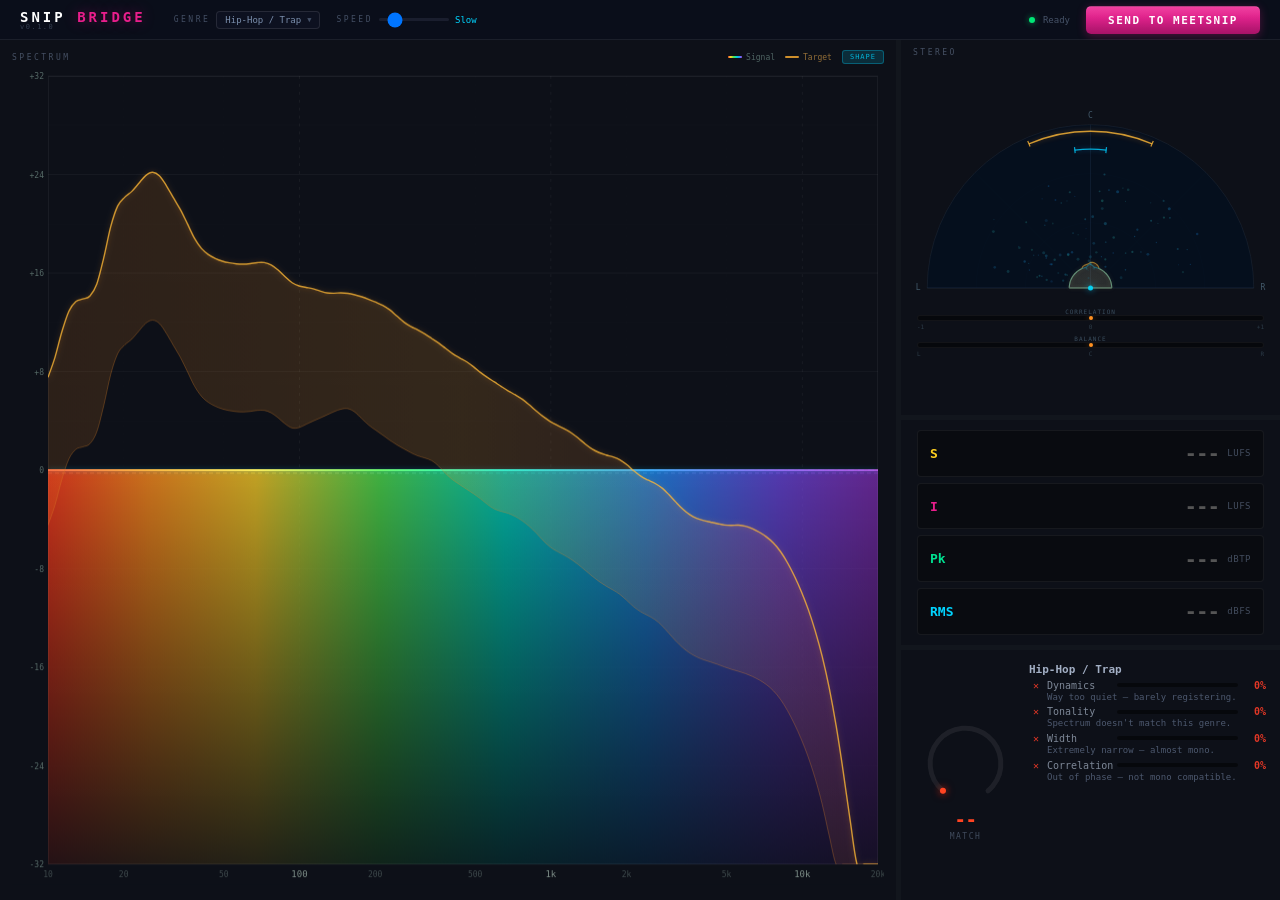
<file: plugins/SNIPBridge/Source/ui/public/index.html>
<!DOCTYPE html>
<html lang="en">
<head>
  <meta charset="UTF-8">
  <meta name="viewport" content="width=device-width, initial-scale=1.0">
  <title>SNIP Bridge</title>
  <style>
    * { box-sizing: border-box; margin: 0; padding: 0; }

    body {
      background: #040608;
      margin: 0;
      padding: 0;
      width: 100vw;
      height: 100vh;
      overflow: hidden;
      font-family: monospace;
    }

    #plugin {
      width: 100vw;
      height: 100vh;
      background: #080c14;
      display: flex;
      flex-direction: column;
      overflow: hidden;
    }

    /* -- HEADER -- */
    .header {
      height: 40px;
      background: #0a0e1a;
      border-bottom: 1px solid rgba(255,255,255,0.07);
      display: flex;
      align-items: center;
      padding: 0 20px;
      flex-shrink: 0;
      gap: 16px;
    }
    .logo { font-size: 14px; font-weight: 700; letter-spacing: 3px; color: #fff; }
    .logo span { color: #E91E8C; text-shadow: 0 0 14px rgba(233,30,140,0.4); }
    .hsel {
      background: #0d1120; color: rgba(160,185,220,0.75);
      border: 1px solid rgba(255,255,255,0.1); border-radius: 4px;
      padding: 3px 8px; font-family: monospace; font-size: 9px;
      outline: none; cursor: pointer;
    }
    .send-btn {
      background: linear-gradient(180deg,rgba(255,255,255,0.1) 0%,transparent 40%,rgba(0,0,0,0.15) 100%),
                  linear-gradient(180deg,#F02A96,#C4167A);
      color: #fff; font-family: monospace; font-weight: 700; font-size: 11px;
      letter-spacing: 1.5px; text-transform: uppercase; border: none;
      border-top: 1px solid rgba(255,255,255,0.18); border-radius: 5px;
      padding: 7px 22px; cursor: pointer;
      box-shadow: 0 2px 10px rgba(233,30,140,0.3);
      transition: filter 0.15s, box-shadow 0.15s;
    }
    .send-btn:hover { filter: brightness(1.15); box-shadow: 0 2px 18px rgba(233,30,140,0.5); }
    .send-btn.sending { animation: pulse-glow 1.2s ease-in-out infinite; }
    .send-btn.sent { background: linear-gradient(180deg,rgba(255,255,255,0.1) 0%,transparent 40%,rgba(0,0,0,0.15) 100%), linear-gradient(180deg,#00F08A,#00C864); animation: none; }
    @keyframes pulse-glow {
      0%,100% { box-shadow: 0 2px 10px rgba(233,30,140,0.3); }
      50% { box-shadow: 0 2px 24px rgba(233,30,140,0.6), 0 0 40px rgba(233,30,140,0.2); }
    }
    .plbl { font-size: 8px; letter-spacing: 2.5px; color: rgba(160,185,220,0.38); text-transform: uppercase; }

    /* -- BODY -- */
    .body { flex: 1; display: flex; overflow: hidden; }

    /* -- SPECTRUM -- */
    #spec-panel {
      width: 70%; min-width: 120px; background: #0d1018;
      display: flex; flex-direction: column; padding: 10px 12px 8px;
      flex-shrink: 0;
    }

    /* -- SPLITTERS -- */
    .splitter { background: rgba(255,255,255,0.04); flex-shrink: 0; position: relative; z-index: 10; }
    .splitter:hover { background: rgba(233,30,140,0.25); }
    .splitter:active, .splitter.dragging { background: rgba(233,30,140,0.4); }
    .splitter-v { width: 5px; cursor: col-resize; }
    .splitter-h { height: 5px; cursor: row-resize; }

    /* -- RIGHT PANEL -- */
    #right-panel { flex: 1; display: flex; flex-direction: column; min-width: 120px; overflow: hidden; }

    /* -- VECTORSCOPE PANEL -- */
    #vs-panel {
      display: flex; flex-direction: column; align-items: center;
      padding: 8px 12px; background: #0d1018; min-height: 0;
      overflow: hidden; flex: 1.6 1 0%; min-width: 0;
    }
    #vs-content { flex: 1; display: flex; flex-direction: column; align-items: center; justify-content: center; min-height: 0; overflow: hidden; width: 100%; }
    #vs-sub { position: relative; display: flex; flex-direction: column; align-items: center; padding: 5px 4px 0; flex-shrink: 0; align-self: center; }

    /* -- CORR/BAL HORIZONTAL BARS -- */
    .hbar-group { width: 100%; margin-top: 5px; }
    .hbar-row { display: flex; align-items: center; margin-bottom: 2px; }
    .hbar-track { position: relative; flex: 1; height: 6px; background: rgba(0,0,0,0.5); border-radius: 3px; border: 1px solid rgba(255,255,255,0.05); overflow: hidden; }
    .hbar-center { position: absolute; left: 50%; top: 0; bottom: 0; width: 1px; background: rgba(255,255,255,0.15); transform: translateX(-50%); }
    .hbar-ind { position: absolute; top: 0; bottom: 0; width: 4px; border-radius: 2px; background: #ff9020; box-shadow: 0 0 6px rgba(255,144,32,0.5); transform: translateX(-50%); transition: left 80ms ease-out; }
    .hbar-ends { display: flex; justify-content: space-between; margin-top: 1px; }
    .hbar-ends span { font-size: 6px; color: rgba(140,190,220,0.25); }
    .hbar-name { font-size: 6px; color: rgba(140,190,220,0.35); text-transform: uppercase; letter-spacing: 1px; text-align: center; }

    /* -- METERS PANEL -- */
    #meters-panel { display: flex; flex-direction: row; background: #0d1018; min-height: 0; overflow: hidden; flex: 1 1 0%; }
    #lufs-readouts { flex: 1; display: flex; flex-direction: column; justify-content: center; gap: 6px; padding: 10px 16px; min-width: 0; overflow: hidden; }
    .lr-row { display: flex; align-items: center; gap: 8px; padding: 6px 12px; background: rgba(0,0,0,0.3); border: 1px solid rgba(255,255,255,0.06); border-radius: 4px; flex: 1; min-height: 0; }
    .lr-label { font-size: 13px; font-weight: 700; min-width: 30px; }
    .lr-value { font-size: 20px; font-weight: 600; letter-spacing: -0.5px; margin-left: auto; color: rgba(230,240,250,0.85); }
    .lr-unit { font-size: 9px; color: rgba(160,185,220,0.38); letter-spacing: 0.5px; }

    /* -- FEEDBACK -- */
    #fb-panel { display: flex; flex-direction: row; gap: 10px; padding: 10px 14px; flex: 1 1 0%; min-height: 0; overflow: hidden; background: #0d1018; align-items: stretch; }
    #fb-arc-area { display: flex; flex-direction: column; align-items: center; justify-content: center; gap: 2px; min-height: 0; overflow: visible; flex-shrink: 0; }
    .fb-score { font-size: 15px; font-weight: 600; letter-spacing: -0.5px; margin-top: -3px; }
    .fb-match-lbl { font-size: 6px; letter-spacing: 1.5px; color: rgba(160,185,220,0.35); text-transform: uppercase; }
    #fb-right { flex: 1; display: flex; flex-direction: column; justify-content: flex-start; gap: 3px; min-width: 0; min-height: 0; overflow: auto; }
    #genre-name { font-size: 9px; font-weight: 600; color: rgba(200,215,240,0.8); margin-bottom: 1px; flex-shrink: 0; }
    .mrow { display: flex; flex-direction: column; gap: 1px; }
    .mtop { display: flex; align-items: center; gap: 4px; }
    .micon { font-size: 7px; width: 10px; text-align: center; font-weight: 700; }
    .mname { font-size: 7px; color: rgba(200,215,235,0.6); width: 52px; }
    .mbarw { flex: 1; height: 2px; background: rgba(0,0,0,0.5); border-radius: 2px; overflow: hidden; }
    .mbar { height: 100%; border-radius: 2px; transition: width 400ms ease; }
    .mpct { font-size: 7px; font-weight: 600; min-width: 24px; text-align: right; }
    .mmsg { padding-left: 14px; font-size: 6px; color: rgba(140,160,195,0.5); line-height: 1.3; word-wrap: break-word; overflow-wrap: break-word; }
  </style>
</head>
<body>
<div id="plugin">

  <!-- HEADER -->
  <div class="header">
    <div style="display:flex;flex-direction:column;gap:0;">
      <div class="logo">SNIP <span>BRIDGE</span></div>
      <span style="font-size:7px;letter-spacing:1.5px;color:rgba(160,185,220,0.28);margin-top:-2px;">v0.1.0</span>
    </div>
    <div style="display:flex;align-items:center;gap:6px;margin-left:12px;position:relative;">
      <span class="plbl">Genre</span>
      <button id="genre-toggle-btn" style="background:#0d1120;color:rgba(160,185,220,0.75);border:1px solid rgba(255,255,255,0.1);border-radius:4px;padding:3px 8px;font-family:monospace;font-size:9px;cursor:pointer;min-width:90px;text-align:left;display:flex;align-items:center;justify-content:space-between;gap:6px;">
        <span id="genre-btn-label">Hip-Hop / Trap</span>
        <span style="font-size:7px;opacity:0.5;">&#9660;</span>
      </button>
      <div id="genre-panel" style="display:none;position:absolute;top:100%;left:0;z-index:100;background:#0d1120;border:1px solid rgba(255,255,255,0.15);border-radius:4px;padding:6px 0;margin-top:4px;min-width:170px;box-shadow:0 4px 16px rgba(0,0,0,0.6);max-height:260px;overflow-y:auto;">
      </div>
    </div>
    <div style="display:flex;align-items:center;gap:6px;">
      <span class="plbl">Speed</span>
      <input type="range" min="0" max="100" step="1" value="15" id="speed-sl"
        style="-webkit-appearance:none;width:70px;height:3px;background:#1a1e2e;border-radius:2px;outline:none;">
      <span id="speed-val" style="font-size:9px;color:#00d4ff;min-width:38px;">Fast</span>
    </div>
    <div style="display:flex;align-items:center;gap:8px;margin-left:auto;">
      <div id="status-led" style="width:6px;height:6px;border-radius:50%;background:#00e676;box-shadow:0 0 6px rgba(0,230,118,0.6);"></div>
      <span id="status-text" style="font-size:9px;color:rgba(160,185,220,0.4);">Ready</span>
    </div>
    <button class="send-btn" id="btn_send_snip">Send to Meetsnip</button>
  </div>

  <!-- BODY -->
  <div class="body">

    <!-- SPECTRUM -->
    <div id="spec-panel">
      <div style="display:flex;align-items:center;margin-bottom:6px;gap:12px;">
        <span class="plbl">Spectrum</span>
        <div style="display:flex;align-items:center;gap:10px;margin-left:auto;">
          <div style="display:flex;align-items:center;gap:4px;">
            <div style="width:14px;height:2px;background:linear-gradient(90deg,#ff6030,#ffd028,#50e650,#00dcc8,#1e96ff,#b450ff);border-radius:1px;"></div>
            <span style="font-size:8px;color:rgba(160,205,190,0.45);">Signal</span>
          </div>
          <div id="target-legend" style="display:flex;align-items:center;gap:4px;">
            <div style="width:14px;height:2px;background:rgba(255,175,50,0.8);border-radius:1px;"></div>
            <span style="font-size:8px;color:rgba(255,185,80,0.55);">Target</span>
          </div>
          <button id="shape-toggle" style="background:rgba(0,212,255,0.15);border:1px solid rgba(0,212,255,0.3);color:rgba(0,212,255,0.8);font-family:monospace;font-size:7px;padding:2px 7px;border-radius:3px;cursor:pointer;letter-spacing:1px;text-transform:uppercase;">SHAPE</button>
        </div>
      </div>
      <canvas id="spec-cv" style="flex:1;display:block;width:100%;min-height:0;"></canvas>
    </div>

    <!-- VERTICAL SPLITTER -->
    <div class="splitter splitter-v" id="split-v"></div>

    <!-- RIGHT -->
    <div id="right-panel">

      <!-- VECTORSCOPE -->
      <div id="vs-panel">
        <span class="plbl" style="align-self:flex-start;flex-shrink:0;">Stereo</span>
        <div id="vs-content">
          <canvas id="vs-cv" style="display:block;"></canvas>
          <div id="vs-sub">
          <!-- Correlation bar -->
          <div class="hbar-group">
            <div class="hbar-name">Correlation</div>
            <div class="hbar-row">
              <div class="hbar-track">
                <div class="hbar-center"></div>
                <div class="hbar-ind" id="corr-ind" style="left:50%;"></div>
              </div>
            </div>
            <div class="hbar-ends"><span>-1</span><span>0</span><span>+1</span></div>
          </div>
          <!-- Balance bar -->
          <div class="hbar-group">
            <div class="hbar-name">Balance</div>
            <div class="hbar-row">
              <div class="hbar-track">
                <div class="hbar-center"></div>
                <div class="hbar-ind" id="bal-ind" style="left:50%;"></div>
              </div>
            </div>
            <div class="hbar-ends"><span>L</span><span>C</span><span>R</span></div>
          </div>
        </div>
        </div>
      </div>

      <!-- SPLITTER H1 -->
      <div class="splitter splitter-h" id="split-h1"></div>

      <!-- READOUTS -->
      <div id="meters-panel">
        <div id="lufs-readouts">
          <div class="lr-row">
            <span class="lr-label" style="color:#ffd020;">S</span>
            <span class="lr-value" id="lr-short">---</span>
            <span class="lr-unit">LUFS</span>
          </div>
          <div class="lr-row">
            <span class="lr-label" style="color:#E91E8C;">I</span>
            <span class="lr-value" id="lr-int">---</span>
            <span class="lr-unit">LUFS</span>
          </div>
          <div class="lr-row">
            <span class="lr-label" style="color:#00e090;">Pk</span>
            <span class="lr-value" id="lr-peak">---</span>
            <span class="lr-unit">dBTP</span>
          </div>
          <div class="lr-row">
            <span class="lr-label" style="color:#00d4ff;">RMS</span>
            <span class="lr-value" id="lr-rms">---</span>
            <span class="lr-unit">dBFS</span>
          </div>
        </div>
      </div>

      <!-- SPLITTER H2 -->
      <div class="splitter splitter-h" id="split-h2"></div>

      <!-- FEEDBACK -->
      <div id="fb-panel">
        <div id="fb-arc-area">
          <canvas id="fb-arc-cv" width="80" height="80" style="display:block;"></canvas>
          <div class="fb-score" id="fb-score">--</div>
          <div class="fb-match-lbl">Match</div>
        </div>
        <div id="fb-right">
          <div id="genre-name">Hip-Hop / Trap</div>
          <div id="metrics-container" style="display:flex;flex-direction:column;gap:3px;flex:1;min-height:0;overflow-y:auto;overflow-x:hidden;"></div>
        </div>
      </div>

    </div>
  </div>
</div>

<script>
(function(){
  var DPR = window.devicePixelRatio || 1;
  var juceAvailable = typeof window.__JUCE__ !== 'undefined' && window.__JUCE__ !== null;

  // Minimal JUCE slider state helper
  function getSliderState(name) {
    if (!juceAvailable) return null;
    try {
      var sliders = window.__JUCE__.initialisationData.__juce__sliders;
      if (!sliders || !sliders[name]) return null;
      var s = sliders[name];
      var getNativeFn = function(fnName) {
        try { return window.__JUCE__.backend.getNativeFunction(fnName); }
        catch(e) { return function(){}; }
      };
      return {
        properties: s.properties,
        valueChangedEvent: s.valueChangedEvent,
        getNormalisedValue: function() { return s.properties.normalisedValue || 0; },
        setNormalisedValue: function(v) {
          var dragStart = getNativeFn("sliderDragStarted__" + name);
          var valChanged = getNativeFn("sliderValueChanged__" + name);
          var dragEnd = getNativeFn("sliderDragEnded__" + name);
          dragStart(); valChanged(v); dragEnd();
        }
      };
    } catch(e) { return null; }
  }

  var genreState = getSliderState("target_genre");
  var reactionState = getSliderState("analysis_window");

  // -- Genre Data --
  var genreNames = ['Hip-Hop / Trap','Pop','EDM / Dance','Rock','Lo-Fi','R&B / Soul','Latin','Trance','Bass','House','Techno','Downtempo'];
  var genreData = [
    // 0: Hip-Hop / Trap
    {lufsLo:-11.933,lufsHi:-7.372, rmsLo:-12.699,rmsHi:-7.990, spread:0.141, wlo:0.000, whi:0.089, corrMean:0.9198},
    // 1: Pop
    {lufsLo:-10.570,lufsHi:-7.635, rmsLo:-12.208,rmsHi:-9.177, spread:0.445, wlo:0.057, whi:0.197, corrMean:0.7463},
    // 2: EDM / Dance
    {lufsLo:-8.579,lufsHi:-5.896, rmsLo:-10.029,rmsHi:-8.016, spread:0.460, wlo:0.069, whi:0.194, corrMean:0.7370},
    // 3: Rock
    {lufsLo:-9.833,lufsHi:-8.055, rmsLo:-11.875,rmsHi:-9.902, spread:0.480, wlo:0.056, whi:0.218, corrMean:0.7272},
    // 4: Lo-Fi
    {lufsLo:-14.683,lufsHi:-10.918, rmsLo:-15.916,rmsHi:-12.047, spread:0.314, wlo:0.033, whi:0.146, corrMean:0.8218},
    // 5: R&B / Soul
    {lufsLo:-10.462,lufsHi:-7.937, rmsLo:-12.625,rmsHi:-9.633, spread:0.439, wlo:0.052, whi:0.199, corrMean:0.7496},
    // 6: Latin
    {lufsLo:-9.305,lufsHi:-7.476, rmsLo:-10.896,rmsHi:-9.168, spread:0.290, wlo:0.039, whi:0.126, corrMean:0.8346},
    // 7: Trance
    {lufsLo:-10.086,lufsHi:-7.318, rmsLo:-11.422,rmsHi:-8.490, spread:0.249, wlo:0.030, whi:0.112, corrMean:0.8581},
    // 8: Bass
    {lufsLo:-9.222,lufsHi:-6.296, rmsLo:-10.450,rmsHi:-7.612, spread:0.351, wlo:0.044, whi:0.157, corrMean:0.7994},
    // 9: House
    {lufsLo:-13.416,lufsHi:-8.187, rmsLo:-14.628,rmsHi:-9.370, spread:0.082, wlo:0.000, whi:0.049, corrMean:0.9535},
    // 10: Techno
    {lufsLo:-11.327,lufsHi:-8.081, rmsLo:-12.144,rmsHi:-8.446, spread:0.129, wlo:0.002, whi:0.072, corrMean:0.9271},
    // 11: Downtempo
    {lufsLo:-15.320,lufsHi:-9.885, rmsLo:-17.095,rmsHi:-10.902, spread:0.500, wlo:0.064, whi:0.262, corrMean:0.6743}
  ];

  // -- Analysis State --
  var genre = 0;
  var lufsV = -60, lufsT2 = -60, lufsPk = -60, lufsPkT = 80;
  var rmsV = -60, rmsT2 = -60, rmsPk = -60, rmsPkT = 80, intV = -60;
  var corrV = 0, corrT = 0, widthV = 0, widthT = 0, balV = 0, balT = 0, tSpread = 0.223;
  var fbScores = {dynamics:0, tonality:0, width:0, correlation:0};
  var fbTgts = {dynamics:0, tonality:0, width:0, correlation:0};
  var fbDirs = {dynamics:0, tonality:0, width:0, correlation:0};
  var fbWorstBand = -1;
  var fbSmooth = 0;
  var lufsMomMax = -60;  // True peak LUFS (highest ever, never decays)
  var rmsHoldMax = -60;  // RMS peak hold (highest, reset on new audio)
  var truePeakMax = -144; // True peak dBTP (highest, reset on new audio)
  var wasSilent = true;   // Track silence→audio transition for reset
  var hasReceivedData = false;
  var fbScale = 1;
  var shapeMode = true;
  var SHAPE_REF = -40;

  // -- Spectrum Data --
  var specSpeed = 0.15; // 0 = frozen, 1 = instant
  var FMIN = 10, FMAX = 20000, N = 300;
  var specSig = new Float32Array(N);
  var specSmth = new Float32Array(N);
  var specDisp = new Float32Array(N); // spatially smoothed for display
  var specPeak = new Float32Array(N); // per-band peak hold
  var specPeakDisp = new Float32Array(N); // spatially smoothed peak for display
  var specTLo = new Float32Array(N);
  var specTHi = new Float32Array(N);

  var specRefMeans = [
    [-16.4,-16.4,-16.4,-16.4,-9.7,-9.7,-9.7,-8.6,-8.6,-8.6,-8.6,-8.6,-8.6,-8.6,-8.6,-8.6,-8.6,-8.6,-8.6,-8.6,-8.6,-1.4,-1.4,-1.4,-0.3,-0.3,-0.3,-0.3,-0.3,-0.3,-0.3,-0.3,-0.3,1.7,1.7,1.7,1.7,2.0,2.0,2.0,2.0,2.0,2.0,-0.5,-0.5,-0.5,-1.0,-1.0,-1.0,-1.0,-1.0,-4.2,-4.2,-4.2,-4.5,-4.5,-4.5,-5.2,-5.2,-5.2,-5.4,-5.4,-5.4,-5.7,-5.7,-5.7,-5.7,-5.7,-5.8,-5.8,-5.8,-5.9,-5.9,-5.7,-5.7,-5.7,-5.7,-5.3,-5.3,-5.6,-5.8,-5.8,-5.8,-5.9,-6.7,-6.7,-6.7,-7.6,-7.6,-7.6,-7.4,-7.4,-7.4,-7.0,-7.0,-7.1,-7.1,-7.1,-7.2,-7.2,-7.1,-7.1,-7.1,-7.1,-6.7,-6.8,-6.7,-6.7,-6.7,-6.6,-6.8,-6.9,-7.2,-7.2,-7.8,-7.9,-7.9,-7.7,-8.1,-8.1,-8.3,-8.5,-8.5,-8.5,-8.8,-9.4,-9.4,-9.4,-9.6,-9.6,-10.1,-10.2,-10.1,-10.2,-10.3,-10.3,-10.5,-10.7,-10.7,-10.8,-10.7,-10.7,-11.6,-11.8,-12.4,-11.6,-12.8,-12.4,-12.0,-13.1,-12.1,-13.7,-12.2,-13.5,-13.4,-13.4,-14.2,-13.1,-14.3,-15.0,-13.8,-15.1,-14.3,-15.2,-14.5,-14.6,-15.8,-14.7,-15.5,-15.0,-15.5,-15.9,-15.5,-16.5,-15.6,-16.4,-17.3,-16.2,-17.8,-16.6,-18.2,-17.8,-17.6,-18.5,-17.4,-18.7,-18.0,-18.0,-19.0,-18.1,-19.3,-18.6,-19.2,-19.7,-19.0,-20.6,-19.8,-20.0,-20.6,-19.8,-21.2,-20.2,-21.0,-21.0,-20.4,-21.2,-20.5,-21.4,-21.2,-21.5,-22.3,-21.8,-22.6,-22.6,-22.6,-23.0,-22.5,-23.2,-22.7,-22.8,-23.4,-23.0,-24.0,-23.7,-24.2,-24.6,-24.5,-25.3,-25.0,-25.5,-25.8,-25.6,-26.1,-25.9,-26.3,-26.1,-26.2,-26.6,-26.1,-26.5,-26.5,-26.4,-26.5,-26.6,-27.1,-26.7,-27.0,-27.2,-26.6,-26.5,-26.8,-27.2,-27.3,-26.8,-27.2,-27.3,-27.7,-27.6,-27.6,-27.9,-27.9,-28.3,-28.5,-28.6,-29.0,-29.2,-29.7,-30.2,-30.7,-31.1,-31.5,-32.0,-32.5,-33.1,-33.7,-34.3,-35.0,-35.9,-36.6,-37.4,-38.3,-39.3,-40.4,-41.6,-42.8,-44.0,-45.9,-48.2,-49.5,-51.1,-52.4,-53.6,-55.4,-58.0,-59.6,-61.1,-63.2,-66.1,-70.2,-75.9],
    [-22.6,-22.6,-22.6,-22.6,-16.0,-16.0,-16.0,-15.9,-15.9,-15.9,-15.9,-15.9,-15.9,-15.9,-15.9,-15.9,-15.9,-15.9,-15.9,-15.9,-15.9,-6.9,-6.9,-6.9,-6.9,-6.9,-6.9,-6.9,-6.9,-6.9,-6.9,-6.9,-6.9,-0.8,-0.8,-0.8,-0.8,-0.8,-0.8,-0.8,-0.8,-0.8,-0.8,0.7,0.7,0.7,0.7,0.7,0.7,0.7,0.7,-1.1,-1.1,-1.1,-1.1,-1.1,-1.1,-2.8,-2.8,-2.8,-2.9,-2.9,-2.9,-3.3,-3.3,-3.3,-3.3,-3.3,-3.1,-3.1,-3.1,-3.1,-3.1,-3.4,-3.4,-3.4,-3.4,-4.0,-4.0,-4.0,-4.6,-4.6,-4.6,-4.6,-4.7,-4.7,-4.7,-5.2,-5.2,-5.2,-5.2,-5.2,-5.2,-5.7,-5.7,-5.9,-5.9,-5.9,-5.7,-5.7,-5.5,-5.5,-5.8,-5.8,-5.9,-5.8,-6.2,-6.2,-5.4,-5.4,-4.8,-4.8,-5.5,-5.5,-6.5,-5.9,-5.8,-5.6,-7.2,-7.2,-6.7,-6.9,-7.1,-7.2,-7.8,-8.9,-8.5,-7.6,-7.6,-7.9,-9.5,-10.4,-9.2,-9.0,-9.7,-10.8,-11.1,-10.9,-10.7,-11.0,-9.8,-9.8,-12.3,-12.6,-12.6,-10.0,-12.5,-12.5,-12.3,-13.1,-11.4,-14.2,-12.0,-13.8,-13.5,-13.3,-13.9,-11.1,-13.5,-15.1,-14.1,-15.5,-12.6,-15.0,-15.0,-15.4,-16.9,-14.6,-16.6,-14.6,-15.9,-17.6,-17.4,-18.6,-15.5,-17.3,-19.2,-17.9,-19.8,-16.6,-19.5,-18.6,-18.7,-20.4,-18.0,-20.2,-18.2,-17.8,-20.0,-18.2,-20.5,-18.7,-19.3,-20.4,-19.6,-21.9,-20.0,-20.9,-21.6,-20.3,-23.1,-21.6,-22.8,-22.5,-21.2,-23.7,-22.8,-24.6,-23.8,-23.0,-24.7,-23.4,-24.5,-23.5,-23.3,-24.0,-22.5,-24.0,-23.7,-24.1,-24.9,-23.9,-25.4,-24.8,-25.5,-25.8,-25.2,-26.5,-25.4,-26.0,-26.3,-26.1,-27.3,-26.9,-27.9,-28.4,-28.5,-29.6,-29.2,-29.9,-30.1,-30.2,-30.9,-30.8,-31.6,-31.6,-31.4,-31.8,-31.0,-31.4,-31.2,-31.1,-31.3,-30.9,-31.3,-31.3,-31.4,-31.5,-31.2,-31.5,-31.3,-31.2,-30.9,-30.6,-30.9,-31.1,-31.7,-32.4,-33.1,-33.9,-34.5,-35.1,-35.9,-36.5,-37.3,-38.0,-38.8,-39.4,-39.9,-40.6,-41.2,-42.1,-43.0,-43.9,-44.8,-45.8,-47.2,-48.3,-49.5,-50.6,-51.5,-52.6,-53.8,-54.9,-55.8,-56.9,-58.3,-61.3,-67.3,-77.7],
    [-20.0,-20.0,-20.0,-20.0,-14.0,-14.0,-14.0,-14.0,-14.0,-14.0,-14.0,-14.0,-14.0,-14.0,-14.0,-14.0,-14.0,-14.0,-14.0,-14.0,-14.0,-4.1,-4.1,-4.1,-4.1,-4.1,-4.1,-4.1,-4.1,-4.1,-4.1,-4.1,-4.1,2.7,2.7,2.7,2.7,2.7,2.7,2.7,2.7,2.7,2.7,3.9,3.9,3.9,3.9,3.9,3.9,3.9,3.9,1.0,1.0,1.0,1.0,1.0,1.0,-1.1,-1.1,-1.1,-1.1,-1.1,-1.1,-2.2,-2.2,-2.2,-2.2,-2.2,-3.0,-3.0,-3.0,-3.0,-3.0,-3.6,-3.6,-3.6,-3.6,-3.7,-3.7,-3.7,-3.8,-3.8,-3.8,-3.8,-3.9,-3.9,-3.9,-4.2,-4.2,-4.2,-4.2,-4.2,-4.2,-4.7,-4.7,-5.0,-5.0,-5.0,-5.1,-5.1,-4.8,-4.8,-4.6,-4.6,-5.1,-5.1,-5.7,-5.7,-5.7,-5.7,-5.7,-5.7,-6.1,-6.1,-6.5,-6.2,-6.2,-5.9,-7.1,-7.1,-7.1,-7.5,-7.3,-7.3,-7.3,-8.2,-8.2,-7.9,-7.9,-7.6,-7.9,-8.1,-7.1,-7.1,-7.4,-8.8,-9.0,-8.9,-9.1,-9.2,-8.6,-8.4,-10.2,-10.5,-10.5,-8.8,-10.4,-9.5,-9.4,-10.4,-9.3,-11.7,-9.5,-11.2,-10.7,-10.6,-11.5,-9.4,-11.4,-11.6,-10.6,-12.2,-9.8,-11.9,-11.4,-11.5,-12.8,-11.1,-12.5,-10.6,-11.8,-12.7,-12.8,-13.6,-11.3,-12.7,-13.3,-11.7,-14.2,-11.8,-14.3,-13.4,-13.3,-14.6,-12.8,-15.1,-13.4,-13.7,-15.1,-13.4,-15.4,-13.9,-14.5,-15.7,-14.5,-16.9,-15.4,-15.9,-16.2,-15.0,-17.6,-16.1,-17.6,-17.2,-16.0,-17.6,-16.5,-18.4,-17.7,-17.0,-18.8,-17.8,-19.2,-18.6,-18.7,-19.5,-18.3,-19.9,-19.4,-19.8,-20.1,-19.2,-20.7,-19.9,-20.6,-21.1,-20.2,-21.8,-21.0,-21.8,-22.1,-21.8,-22.9,-22.2,-23.1,-23.2,-23.1,-24.1,-23.4,-24.3,-24.4,-24.2,-24.6,-24.3,-25.2,-25.1,-25.1,-25.8,-25.4,-26.2,-26.0,-26.1,-26.5,-26.3,-27.0,-27.1,-27.0,-27.5,-27.5,-28.1,-28.0,-28.3,-28.6,-28.7,-29.2,-29.4,-29.7,-30.0,-30.1,-30.6,-30.8,-31.3,-31.7,-32.0,-32.5,-32.6,-33.3,-33.6,-34.3,-34.8,-35.2,-36.0,-36.6,-37.2,-37.9,-38.7,-40.1,-40.9,-41.9,-43.0,-43.9,-45.0,-46.2,-47.5,-48.7,-50.0,-52.2,-54.1,-57.1,-61.0],
    [-27.9,-27.9,-27.9,-27.9,-25.8,-25.8,-25.8,-20.7,-20.7,-20.7,-20.7,-20.7,-20.7,-20.7,-20.7,-20.7,-20.7,-20.7,-20.7,-20.7,-20.7,-15.7,-15.7,-15.7,-10.8,-10.8,-10.8,-10.8,-10.8,-10.8,-10.8,-10.8,-10.8,-6.3,-6.3,-6.3,-6.3,-2.8,-2.8,-2.8,-2.8,-2.8,-2.8,0.5,0.5,0.5,2.2,2.2,2.2,2.2,2.2,3.4,3.4,3.4,3.8,3.8,3.8,3.3,3.3,3.3,4.1,4.1,4.1,2.6,2.6,2.6,2.8,2.8,2.0,2.0,2.0,1.7,1.7,2.2,2.2,0.6,0.6,1.6,1.6,0.6,-0.3,-0.3,-0.3,-0.1,-1.0,-1.0,-1.3,-0.9,-0.9,-0.9,-0.3,-0.3,-0.3,-0.0,-0.0,-0.6,-0.6,-0.6,-2.1,-2.1,-2.8,-2.8,-2.9,-2.9,-3.0,-3.1,-3.7,-4.0,-4.7,-5.1,-5.6,-6.2,-5.9,-5.9,-6.1,-5.4,-6.7,-8.6,-9.9,-9.5,-7.5,-6.8,-7.9,-6.9,-7.8,-7.3,-7.3,-7.8,-9.4,-9.3,-10.2,-8.8,-6.7,-7.5,-10.0,-10.9,-10.2,-10.0,-10.2,-10.8,-10.7,-10.4,-10.7,-9.7,-10.3,-10.6,-13.3,-13.7,-11.6,-11.4,-10.9,-13.8,-12.4,-11.8,-11.7,-11.1,-13.0,-13.4,-14.6,-14.5,-11.2,-13.4,-12.2,-14.5,-14.7,-13.4,-16.4,-14.6,-16.5,-15.9,-15.1,-17.0,-13.6,-16.9,-17.8,-18.6,-19.7,-16.9,-19.3,-16.0,-18.2,-18.3,-16.4,-18.9,-16.2,-18.4,-19.2,-19.1,-21.3,-17.7,-20.9,-20.0,-20.5,-22.5,-20.1,-23.4,-22.4,-22.6,-24.6,-22.1,-24.4,-22.8,-24.0,-25.2,-25.6,-26.3,-25.0,-27.2,-27.4,-26.2,-27.6,-25.8,-26.5,-26.4,-26.2,-27.7,-27.1,-28.5,-28.3,-28.2,-29.6,-29.9,-30.7,-29.7,-30.0,-29.9,-29.7,-30.0,-29.6,-30.5,-31.3,-32.1,-33.1,-33.7,-34.2,-33.8,-33.8,-34.5,-34.9,-35.5,-35.6,-36.0,-36.2,-35.5,-35.5,-35.5,-35.4,-35.3,-35.3,-35.2,-35.4,-36.5,-36.4,-37.0,-37.4,-37.8,-37.9,-37.5,-37.4,-37.5,-36.8,-37.1,-37.7,-38.4,-38.9,-39.6,-40.2,-40.9,-41.9,-42.2,-42.6,-43.2,-43.4,-44.1,-44.8,-45.4,-46.2,-46.9,-48.1,-49.2,-50.3,-51.7,-52.8,-54.4,-55.8,-57.7,-59.3,-61.3,-63.1,-64.9,-66.5,-68.1,-69.4,-70.5,-71.9,-73.7,-76.2,-79.4,-82.5,-85.4],
    [-29.1,-29.1,-29.1,-29.1,-25.7,-25.7,-25.7,-25.7,-25.7,-25.7,-25.7,-25.7,-25.7,-25.7,-25.7,-25.7,-25.7,-25.7,-25.7,-25.7,-25.7,-19.8,-19.8,-19.8,-19.8,-19.8,-19.8,-19.8,-19.8,-19.8,-19.8,-19.8,-19.8,-12.9,-12.9,-12.9,-12.9,-12.9,-12.9,-12.9,-12.9,-12.9,-12.9,-8.8,-8.8,-8.8,-8.8,-8.8,-8.8,-8.8,-8.8,-7.9,-7.9,-7.9,-7.9,-7.9,-7.9,-8.3,-8.3,-8.3,-8.3,-8.3,-8.3,-7.9,-7.9,-7.9,-7.9,-7.9,-7.6,-7.6,-7.6,-7.6,-7.6,-8.1,-8.1,-8.1,-8.1,-10.2,-10.2,-10.2,-11.9,-11.9,-11.9,-11.9,-10.9,-10.9,-10.9,-9.2,-9.2,-9.2,-7.7,-7.7,-7.7,-7.7,-7.7,-8.1,-8.1,-8.1,-7.2,-7.2,-7.2,-7.2,-8.1,-8.1,-7.9,-7.9,-7.6,-7.6,-8.5,-8.5,-9.0,-9.0,-8.5,-8.5,-10.1,-11.1,-11.1,-10.0,-10.3,-10.3,-9.0,-10.6,-9.6,-9.6,-11.4,-14.7,-14.6,-13.0,-13.0,-12.3,-12.6,-14.3,-14.8,-16.2,-16.4,-16.5,-17.0,-17.6,-18.1,-18.7,-17.7,-17.3,-20.2,-20.6,-21.6,-18.2,-21.2,-19.8,-19.1,-22.0,-19.5,-24.2,-20.1,-22.2,-24.3,-23.7,-25.4,-21.5,-23.9,-25.1,-22.5,-26.8,-23.4,-26.5,-25.6,-24.4,-28.1,-24.2,-27.3,-24.5,-25.1,-28.2,-27.1,-30.1,-26.8,-28.3,-30.4,-26.6,-30.7,-26.8,-30.1,-29.4,-28.5,-32.0,-29.4,-31.9,-30.9,-29.5,-32.7,-30.1,-32.8,-31.7,-32.0,-34.2,-31.9,-34.3,-33.3,-33.0,-34.9,-32.9,-35.4,-34.4,-34.8,-35.2,-34.6,-36.3,-35.7,-36.1,-36.4,-35.5,-36.8,-36.0,-36.9,-37.4,-37.0,-38.2,-37.6,-37.8,-38.4,-38.2,-38.7,-38.5,-39.3,-39.2,-39.5,-39.9,-40.0,-40.4,-40.3,-40.7,-41.2,-41.4,-41.8,-41.7,-42.0,-42.5,-42.9,-43.4,-43.8,-43.8,-43.6,-44.3,-44.6,-44.6,-44.8,-45.3,-45.6,-45.7,-46.1,-46.3,-46.5,-46.6,-47.4,-47.3,-47.5,-48.1,-48.4,-48.8,-49.0,-49.7,-50.0,-50.5,-50.8,-51.2,-51.7,-52.1,-52.6,-53.2,-53.7,-54.0,-54.5,-54.8,-55.2,-55.9,-56.5,-57.2,-57.7,-58.7,-59.4,-60.1,-61.0,-61.5,-62.2,-62.9,-64.0,-65.2,-65.9,-66.8,-67.7,-68.9,-70.0,-70.8,-71.7,-72.8,-73.7,-75.2,-77.3,-80.3,-83.7,-86.5],
    [-25.6,-25.6,-25.6,-25.6,-18.8,-18.8,-18.8,-18.8,-18.8,-18.8,-18.8,-18.8,-18.8,-18.8,-18.8,-18.8,-18.8,-18.8,-18.8,-18.8,-18.8,-11.1,-11.1,-11.1,-11.1,-11.1,-11.1,-11.1,-11.1,-11.1,-11.1,-11.1,-11.1,-5.2,-5.2,-5.2,-5.2,-5.2,-5.2,-5.2,-5.2,-5.2,-5.2,-1.5,-1.5,-1.5,-1.5,-1.5,-1.5,-1.5,-1.5,-1.0,-1.0,-1.0,-1.0,-1.0,-1.0,-1.5,-1.5,-1.5,-1.5,-1.5,-1.5,-1.5,-1.5,-1.5,-1.5,-1.5,-1.6,-1.6,-1.6,-1.6,-1.6,-2.3,-2.3,-2.3,-2.3,-2.7,-2.7,-2.7,-3.7,-3.7,-3.7,-3.7,-4.4,-4.4,-4.4,-4.6,-4.6,-4.6,-3.8,-3.8,-3.8,-3.7,-3.7,-3.9,-3.9,-3.9,-3.8,-3.8,-3.7,-3.7,-3.6,-3.6,-3.7,-3.7,-4.1,-4.1,-3.9,-3.9,-3.6,-3.6,-4.5,-4.5,-5.4,-5.1,-5.1,-5.4,-7.0,-7.0,-5.7,-5.4,-5.7,-5.7,-6.9,-8.2,-8.1,-7.4,-7.4,-7.8,-9.4,-10.0,-8.3,-8.2,-9.1,-10.5,-11.2,-10.7,-10.0,-10.4,-9.4,-9.4,-11.7,-11.9,-12.5,-10.1,-13.2,-13.3,-13.1,-13.2,-10.7,-14.2,-12.1,-14.1,-13.8,-13.3,-14.4,-11.9,-14.4,-15.5,-14.3,-15.8,-12.5,-15.2,-15.6,-16.1,-17.4,-14.3,-16.2,-14.7,-16.1,-17.1,-16.3,-18.7,-15.6,-17.6,-19.5,-18.3,-20.2,-16.4,-19.8,-19.5,-19.7,-21.2,-18.4,-20.6,-19.1,-18.6,-20.8,-18.8,-21.0,-18.9,-19.4,-21.2,-20.4,-22.7,-20.4,-20.6,-21.8,-20.5,-23.5,-21.5,-22.4,-22.6,-21.1,-23.7,-23.0,-24.8,-24.2,-22.9,-25.2,-24.4,-25.6,-24.9,-24.2,-25.3,-23.8,-25.0,-25.2,-25.5,-26.5,-25.3,-26.9,-26.6,-27.1,-27.5,-26.8,-28.3,-27.7,-28.1,-28.5,-28.2,-29.6,-29.4,-30.1,-30.5,-30.5,-31.3,-30.9,-31.3,-31.6,-31.6,-32.1,-32.0,-32.7,-32.8,-32.7,-33.2,-32.8,-33.2,-33.1,-33.3,-33.5,-33.3,-33.6,-33.7,-33.9,-34.2,-34.2,-34.2,-34.3,-34.3,-34.3,-34.1,-34.4,-34.6,-35.1,-35.5,-36.2,-36.9,-37.4,-38.1,-38.8,-39.2,-39.9,-40.6,-41.4,-42.2,-42.9,-43.5,-44.2,-45.0,-45.8,-46.7,-47.7,-48.7,-50.0,-51.5,-52.9,-54.2,-55.5,-56.8,-58.2,-59.6,-61.0,-63.1,-68.9,-73.1,-77.1,-83.7],
    [-22.9,-22.9,-22.9,-22.9,-19.0,-19.0,-19.0,-17.9,-17.9,-17.9,-17.9,-17.9,-17.9,-17.9,-17.9,-17.9,-17.9,-17.9,-17.9,-17.9,-17.9,-12.4,-12.4,-12.4,-11.3,-11.3,-11.3,-11.3,-11.3,-11.3,-11.3,-11.3,-11.3,-7.7,-7.7,-7.7,-7.7,-7.0,-7.0,-7.0,-7.0,-7.0,-7.0,-5.9,-5.9,-5.9,-5.6,-5.6,-5.6,-5.6,-5.6,-6.3,-6.3,-6.3,-6.4,-6.4,-6.4,-7.3,-7.3,-7.3,-7.5,-7.5,-7.5,-7.6,-7.6,-7.6,-7.7,-7.7,-7.8,-7.8,-7.8,-7.9,-7.9,-7.9,-7.9,-7.9,-7.9,-7.9,-7.9,-7.9,-7.8,-7.8,-7.8,-7.9,-7.7,-7.7,-7.7,-7.6,-7.6,-7.6,-7.3,-7.3,-7.3,-7.4,-7.4,-7.3,-7.3,-7.3,-7.1,-7.1,-7.1,-7.1,-6.9,-6.9,-6.5,-6.5,-6.3,-6.2,-5.9,-5.9,-5.8,-5.9,-5.9,-5.9,-6.1,-6.1,-6.1,-6.5,-7.5,-7.5,-6.8,-7.1,-8.0,-8.0,-8.4,-8.6,-8.5,-8.8,-8.8,-9.2,-10.0,-10.1,-9.3,-9.2,-9.8,-10.2,-10.2,-9.9,-9.6,-9.9,-9.7,-9.2,-9.8,-10.2,-10.8,-9.6,-11.4,-11.8,-11.1,-11.3,-10.2,-12.5,-11.3,-12.4,-11.9,-11.7,-12.8,-11.6,-13.0,-14.2,-12.7,-14.0,-12.2,-13.9,-14.1,-13.9,-15.1,-13.0,-14.7,-14.3,-14.7,-15.3,-14.5,-16.2,-14.4,-15.7,-17.0,-15.6,-17.1,-14.8,-17.4,-16.9,-16.8,-18.0,-15.8,-18.0,-16.8,-16.9,-18.3,-16.6,-19.0,-17.5,-18.3,-19.1,-18.3,-20.6,-18.7,-19.7,-20.5,-19.6,-21.9,-20.1,-21.3,-21.0,-20.2,-21.8,-20.6,-22.1,-21.4,-21.0,-22.6,-21.5,-23.2,-22.5,-22.3,-23.0,-21.8,-22.9,-22.2,-22.3,-23.1,-22.4,-24.1,-23.6,-24.6,-25.0,-24.6,-26.0,-25.3,-26.2,-26.3,-25.8,-26.9,-26.3,-27.4,-27.6,-27.7,-28.8,-28.1,-29.0,-28.7,-28.4,-28.9,-28.4,-29.2,-29.2,-29.5,-30.0,-29.8,-30.2,-30.1,-30.1,-29.9,-29.5,-29.7,-29.6,-29.5,-29.4,-29.3,-29.5,-29.6,-29.8,-30.1,-30.3,-30.7,-31.0,-31.3,-31.6,-31.8,-32.1,-32.5,-32.9,-33.4,-34.0,-34.6,-35.4,-36.2,-37.0,-37.9,-38.7,-39.7,-40.7,-41.8,-43.0,-44.4,-46.0,-48.4,-51.4,-53.3,-54.8,-56.0,-57.2,-58.5,-59.4,-60.5,-62.0,-64.0,-67.4,-74.4,-78.4],
    [-19.8,-19.8,-19.8,-19.8,-13.4,-13.4,-13.4,-13.4,-13.4,-13.4,-13.4,-13.4,-13.4,-13.4,-13.4,-13.4,-13.4,-13.4,-13.4,-13.4,-13.4,-4.1,-4.1,-4.1,-4.1,-4.1,-4.1,-4.1,-4.1,-4.1,-4.1,-4.1,-4.1,2.7,2.7,2.7,2.7,2.7,2.7,2.7,2.7,2.7,2.7,4.9,4.9,4.9,4.9,4.9,4.9,4.9,4.9,3.5,3.5,3.5,3.5,3.5,3.5,2.4,2.4,2.4,2.4,2.4,2.4,2.3,2.3,2.3,2.3,2.3,1.5,1.5,1.5,1.5,1.5,-0.0,-0.0,-0.0,-0.0,-1.4,-1.4,-1.4,-2.5,-2.5,-2.5,-2.5,-2.7,-2.7,-2.7,-2.9,-2.9,-2.9,-3.2,-3.2,-3.2,-4.0,-4.0,-4.1,-4.1,-4.1,-4.3,-4.3,-4.4,-4.4,-4.8,-4.8,-5.1,-5.1,-5.8,-5.8,-5.7,-5.7,-5.8,-5.8,-6.7,-6.7,-6.9,-6.5,-6.5,-6.4,-7.0,-7.0,-7.0,-6.8,-7.2,-7.2,-7.3,-8.0,-7.6,-7.6,-7.6,-7.8,-8.7,-8.6,-7.9,-7.9,-8.6,-9.1,-9.1,-9.0,-9.0,-9.4,-9.3,-8.9,-10.1,-10.3,-10.1,-9.0,-10.3,-10.2,-10.1,-10.4,-9.6,-11.1,-9.9,-11.4,-10.4,-10.8,-11.3,-9.9,-11.5,-11.7,-11.1,-11.9,-10.3,-12.0,-11.4,-11.8,-12.3,-11.2,-12.2,-11.7,-12.5,-12.5,-12.8,-13.0,-12.1,-12.9,-13.5,-13.1,-14.0,-12.8,-14.2,-13.7,-14.0,-14.6,-13.7,-15.0,-14.2,-14.7,-15.4,-14.9,-16.0,-15.2,-15.8,-16.4,-16.0,-17.1,-16.4,-16.9,-17.3,-17.0,-18.0,-17.4,-18.1,-18.1,-17.9,-18.7,-18.5,-19.4,-19.2,-19.1,-19.8,-19.6,-20.5,-20.4,-20.4,-20.9,-20.6,-21.4,-21.3,-21.6,-22.0,-21.6,-22.5,-22.2,-22.4,-22.8,-22.5,-23.4,-23.3,-23.8,-24.0,-24.0,-24.5,-24.3,-24.8,-24.8,-24.9,-25.4,-25.1,-25.7,-25.7,-25.7,-25.8,-25.9,-26.5,-26.6,-26.7,-27.1,-26.9,-27.3,-27.2,-27.4,-27.7,-27.9,-28.2,-28.5,-28.7,-29.1,-29.2,-29.7,-29.9,-30.0,-30.3,-30.5,-30.8,-31.0,-31.3,-31.6,-31.9,-32.4,-32.7,-33.0,-33.3,-33.6,-34.2,-34.5,-34.9,-35.3,-35.9,-36.5,-36.8,-37.7,-38.2,-38.9,-39.4,-40.1,-40.9,-41.6,-42.2,-42.9,-43.5,-44.3,-45.2,-46.3,-47.5,-49.1,-51.8,-55.2,-58.9,-63.4],
    [-18.5,-18.5,-18.5,-18.5,-13.7,-13.7,-13.7,-13.7,-13.7,-13.7,-13.7,-13.7,-13.7,-13.7,-13.7,-13.7,-13.7,-13.7,-13.7,-13.7,-13.7,-5.3,-5.3,-5.3,-5.3,-5.3,-5.3,-5.3,-5.3,-5.3,-5.3,-5.3,-5.3,-0.6,-0.6,-0.6,-0.6,-0.6,-0.6,-0.6,-0.6,-0.6,-0.6,-0.5,-0.5,-0.5,-0.5,-0.5,-0.5,-0.5,-0.5,-3.5,-3.5,-3.5,-3.5,-3.5,-3.5,-4.3,-4.3,-4.3,-4.3,-4.3,-4.3,-5.0,-5.0,-5.0,-5.0,-5.0,-5.8,-5.8,-5.8,-5.8,-5.8,-6.2,-6.2,-6.2,-6.2,-5.8,-5.8,-5.8,-5.6,-5.6,-5.6,-5.6,-5.6,-5.6,-5.6,-6.1,-6.1,-6.1,-6.2,-6.2,-6.2,-5.9,-5.9,-5.7,-5.7,-5.7,-6.4,-6.4,-6.5,-6.5,-6.4,-6.4,-6.2,-6.2,-6.7,-6.7,-6.8,-6.8,-6.4,-6.4,-6.6,-6.6,-7.8,-7.8,-7.8,-6.8,-7.2,-7.2,-7.7,-7.7,-6.6,-6.6,-6.8,-8.4,-8.2,-7.5,-7.5,-7.6,-8.4,-8.7,-8.2,-8.5,-8.6,-8.6,-9.0,-10.1,-10.5,-10.0,-8.7,-8.7,-10.9,-11.1,-11.5,-10.2,-11.3,-10.7,-10.5,-11.8,-10.9,-11.9,-9.5,-11.2,-11.8,-12.3,-12.1,-10.3,-11.8,-12.4,-11.7,-13.0,-12.0,-13.0,-12.1,-12.2,-13.6,-13.4,-13.7,-12.3,-13.3,-14.1,-14.4,-14.8,-13.4,-14.3,-14.9,-14.3,-15.6,-14.5,-15.5,-14.7,-14.9,-16.6,-16.1,-17.1,-15.6,-15.7,-16.8,-16.4,-17.4,-16.7,-17.1,-17.7,-17.3,-18.5,-17.9,-18.3,-18.7,-17.8,-19.3,-18.9,-19.7,-19.5,-19.1,-20.0,-19.8,-20.6,-20.4,-20.2,-20.9,-20.3,-21.2,-21.3,-21.3,-21.7,-21.4,-22.0,-22.0,-22.2,-22.6,-22.4,-22.9,-22.7,-23.1,-23.5,-23.4,-24.0,-23.6,-24.2,-24.5,-24.6,-25.0,-24.9,-25.4,-25.6,-25.8,-25.9,-25.8,-26.3,-26.5,-26.6,-27.0,-27.1,-27.6,-27.6,-27.7,-28.1,-28.1,-28.3,-28.4,-28.5,-29.0,-29.2,-29.4,-29.5,-29.7,-30.0,-30.2,-30.5,-30.6,-30.9,-31.0,-31.4,-31.8,-32.1,-32.5,-32.9,-33.3,-33.8,-34.4,-34.9,-35.2,-35.7,-36.1,-36.6,-37.3,-37.7,-38.4,-39.0,-39.6,-40.4,-41.1,-41.6,-42.4,-43.1,-44.1,-45.1,-46.1,-47.1,-48.0,-49.2,-50.2,-51.6,-52.9,-54.0,-56.4,-58.9,-61.9,-65.6],
    [-25.0,-25.0,-25.0,-25.0,-18.5,-18.5,-18.5,-18.5,-18.5,-18.5,-18.5,-18.5,-18.5,-18.5,-18.5,-18.5,-18.5,-18.5,-18.5,-18.5,-18.5,-9.6,-9.6,-9.6,-9.6,-9.6,-9.6,-9.6,-9.6,-9.6,-9.6,-9.6,-9.6,-2.4,-2.4,-2.4,-2.4,-2.4,-2.4,-2.4,-2.4,-2.4,-2.4,0.3,0.3,0.3,0.3,0.3,0.3,0.3,0.3,-0.7,-0.7,-0.7,-0.7,-0.7,-0.7,-2.9,-2.9,-2.9,-2.9,-2.9,-2.9,-4.3,-4.3,-4.3,-4.3,-4.3,-5.6,-5.6,-5.6,-5.6,-5.6,-6.2,-6.2,-6.2,-6.2,-6.7,-6.7,-6.7,-7.1,-7.1,-7.1,-7.1,-7.3,-7.3,-7.3,-7.9,-7.9,-7.9,-8.4,-8.4,-8.4,-8.9,-8.9,-9.0,-9.0,-9.0,-9.2,-9.2,-9.7,-9.7,-11.0,-11.0,-12.2,-12.2,-12.8,-12.8,-12.8,-12.8,-13.3,-13.3,-14.2,-14.2,-14.1,-13.7,-13.7,-14.2,-15.4,-15.4,-15.5,-15.2,-15.1,-15.1,-15.3,-15.9,-16.2,-16.4,-16.4,-16.6,-17.0,-17.1,-16.5,-16.6,-16.8,-17.6,-17.8,-17.8,-17.8,-17.9,-17.9,-17.7,-18.4,-18.5,-18.3,-17.1,-18.8,-19.3,-19.3,-19.7,-18.8,-20.0,-18.7,-19.7,-19.5,-19.8,-20.0,-19.4,-20.2,-20.5,-20.4,-20.5,-19.4,-20.0,-20.3,-20.5,-20.9,-20.4,-20.7,-20.4,-20.8,-20.9,-20.9,-20.8,-20.0,-20.5,-21.7,-21.6,-22.0,-21.2,-21.4,-20.9,-20.9,-21.3,-21.1,-21.4,-21.2,-21.8,-21.9,-22.2,-21.7,-21.3,-21.3,-22.4,-22.7,-22.4,-22.7,-22.9,-22.6,-22.5,-23.4,-22.7,-23.2,-23.0,-22.5,-23.1,-23.5,-23.9,-23.1,-23.2,-23.9,-23.9,-24.1,-23.9,-23.9,-24.2,-23.9,-24.4,-24.5,-24.9,-24.6,-23.9,-24.3,-24.4,-24.6,-24.6,-24.9,-25.2,-24.9,-25.6,-25.2,-25.6,-26.0,-26.2,-26.0,-26.1,-26.3,-26.7,-26.6,-26.6,-26.5,-27.1,-27.3,-27.6,-27.5,-27.7,-27.6,-28.0,-28.1,-27.9,-28.4,-28.7,-28.9,-29.3,-29.5,-29.5,-30.3,-30.3,-30.6,-31.4,-31.1,-31.9,-32.3,-32.4,-32.6,-32.7,-33.2,-33.5,-34.0,-34.8,-35.4,-36.3,-36.7,-37.4,-37.9,-38.5,-39.2,-39.6,-40.1,-40.8,-41.3,-42.5,-43.7,-44.3,-45.1,-45.9,-46.6,-47.1,-48.1,-49.1,-49.7,-50.4,-51.4,-52.8,-54.4,-56.2,-58.4,-62.1,-67.0,-76.9],
    [-18.4,-18.4,-18.4,-18.4,-11.8,-11.8,-11.8,-11.8,-11.8,-11.8,-11.8,-11.8,-11.8,-11.8,-11.8,-11.8,-11.8,-11.8,-11.8,-11.8,-11.8,-1.2,-1.2,-1.2,-1.2,-1.2,-1.2,-1.2,-1.2,-1.2,-1.2,-1.2,-1.2,8.5,8.5,8.5,8.5,8.5,8.5,8.5,8.5,8.5,8.5,10.5,10.5,10.5,10.5,10.5,10.5,10.5,10.5,7.6,7.6,7.6,7.6,7.6,7.6,3.5,3.5,3.5,3.5,3.5,3.5,2.4,2.4,2.4,2.4,2.4,2.5,2.5,2.5,2.5,2.5,1.6,1.6,1.6,1.6,-1.0,-1.0,-1.0,-1.7,-1.7,-1.7,-1.7,-1.2,-1.2,-1.2,0.0,0.0,0.0,-0.1,-0.1,-0.1,-2.6,-2.6,-3.9,-3.9,-3.9,-4.4,-4.4,-4.9,-4.9,-5.9,-5.9,-5.5,-5.5,-5.9,-5.9,-6.5,-6.5,-7.8,-7.8,-8.5,-8.5,-8.9,-7.6,-7.6,-5.6,-5.9,-5.9,-8.0,-9.5,-10.2,-10.2,-10.8,-12.3,-11.9,-10.4,-10.4,-10.5,-12.5,-13.0,-12.7,-12.9,-12.6,-12.6,-12.6,-12.5,-12.8,-13.6,-13.8,-14.0,-15.7,-16.1,-15.9,-14.5,-15.9,-15.5,-15.0,-16.6,-16.3,-17.7,-15.7,-17.2,-17.2,-17.8,-17.1,-15.6,-17.9,-18.6,-17.9,-18.2,-17.5,-18.2,-17.9,-18.2,-19.2,-18.6,-18.8,-18.2,-19.7,-18.9,-19.8,-20.8,-20.3,-20.9,-20.7,-19.7,-20.9,-20.0,-21.1,-20.8,-20.8,-21.8,-21.8,-22.0,-20.9,-21.6,-22.3,-22.5,-22.9,-22.2,-22.6,-22.7,-22.0,-23.3,-23.2,-22.9,-22.6,-22.9,-24.2,-23.2,-24.3,-24.2,-23.6,-24.7,-24.0,-24.5,-24.9,-24.8,-25.1,-24.9,-25.6,-26.1,-26.2,-26.5,-26.2,-27.1,-26.8,-26.9,-26.9,-27.0,-27.2,-27.2,-27.1,-27.6,-27.5,-27.9,-27.2,-27.5,-27.8,-27.6,-27.7,-27.9,-28.3,-27.9,-27.9,-28.3,-28.4,-28.7,-28.2,-28.5,-29.0,-28.5,-28.3,-29.1,-28.7,-28.6,-29.4,-29.6,-29.6,-29.3,-30.0,-30.2,-30.2,-30.6,-30.6,-31.2,-31.4,-31.6,-32.1,-32.4,-32.7,-32.8,-33.5,-33.7,-34.1,-34.4,-34.7,-35.3,-35.6,-36.1,-36.8,-37.3,-37.7,-38.9,-39.5,-40.2,-40.9,-41.7,-42.4,-43.1,-43.5,-44.6,-45.8,-47.5,-49.6,-51.1,-52.7,-53.7,-54.6,-55.5,-56.8,-58.1,-59.4,-60.1,-63.5,-66.5,-69.6,-73.7],
    [-30.5,-30.5,-30.5,-30.5,-23.5,-23.5,-23.5,-19.5,-19.5,-19.5,-19.5,-19.5,-19.5,-19.5,-19.5,-19.5,-19.5,-19.5,-19.5,-19.5,-19.5,-11.7,-11.7,-11.7,-11.7,-11.7,-11.7,-11.7,-11.7,-11.7,-11.7,-11.7,-11.7,-4.9,-4.9,-4.9,-4.9,-4.9,-4.9,-4.9,-4.9,-4.9,-4.9,-3.7,-3.7,-3.7,-3.7,-3.7,-3.7,-3.4,-3.4,-3.5,-3.5,-3.5,-3.5,-3.5,-3.5,-3.0,-3.0,-3.0,-3.6,-3.6,-3.6,-4.1,-4.1,-4.1,-4.1,-4.1,-5.4,-5.3,-5.3,-5.3,-5.3,-6.1,-6.1,-6.1,-6.2,-6.5,-6.5,-6.5,-6.4,-6.4,-6.3,-6.3,-5.7,-5.7,-5.7,-6.2,-6.2,-6.2,-6.2,-6.2,-6.2,-6.4,-6.4,-6.3,-6.3,-6.3,-6.3,-5.9,-6.0,-6.0,-6.9,-6.9,-7.0,-7.4,-7.7,-7.7,-6.4,-6.4,-6.2,-6.4,-7.0,-7.3,-8.0,-7.4,-7.3,-7.6,-9.6,-9.6,-8.6,-8.1,-8.5,-8.5,-9.7,-11.0,-10.5,-9.5,-9.5,-10.0,-11.4,-12.0,-10.5,-10.2,-11.4,-13.2,-13.0,-12.0,-11.8,-12.5,-11.8,-11.4,-14.1,-14.5,-14.3,-12.0,-14.7,-16.0,-15.8,-14.2,-12.7,-15.8,-14.1,-15.8,-16.6,-17.1,-17.4,-14.7,-16.6,-17.5,-17.4,-17.5,-15.0,-17.1,-18.4,-19.3,-19.6,-17.1,-18.3,-17.3,-18.4,-20.1,-19.8,-20.5,-18.0,-19.4,-21.8,-20.8,-22.5,-18.4,-22.0,-21.8,-22.2,-23.7,-21.4,-23.9,-22.6,-22.6,-24.2,-23.6,-24.8,-23.4,-23.7,-25.9,-25.3,-26.4,-24.5,-25.3,-26.7,-25.2,-27.9,-26.3,-27.6,-27.7,-26.7,-28.9,-27.8,-29.5,-28.6,-27.5,-29.6,-29.1,-30.5,-30.0,-29.8,-31.0,-30.0,-31.4,-31.1,-31.2,-32.0,-30.8,-32.9,-32.8,-33.5,-33.9,-32.5,-34.4,-33.2,-34.3,-34.9,-34.3,-35.7,-35.2,-36.0,-36.3,-36.4,-37.6,-36.6,-37.6,-38.1,-38.2,-38.9,-38.6,-39.8,-39.7,-40.0,-40.9,-40.8,-41.7,-41.8,-42.2,-43.0,-43.5,-44.2,-44.7,-45.1,-46.2,-46.6,-47.8,-48.6,-49.5,-50.5,-51.2,-52.2,-52.8,-53.4,-54.2,-54.4,-55.5,-56.1,-56.4,-57.0,-57.6,-58.3,-58.6,-59.1,-59.6,-60.1,-60.7,-61.4,-62.2,-62.9,-63.8,-64.6,-65.5,-66.4,-67.2,-67.8,-68.4,-68.9,-69.6,-70.1,-69.6,-70.1,-71.3,-72.0,-72.9,-75.8,-81.9]
  ];

  var specRefStds = [
    [8.2,8.2,8.2,8.2,10.1,10.1,10.1,10.0,10.0,10.0,10.0,10.0,10.0,10.0,10.0,10.0,10.0,10.0,10.0,10.0,10.0,11.7,11.7,11.7,11.3,11.3,11.3,11.3,11.3,11.3,11.3,11.3,11.3,11.5,11.5,11.5,11.5,11.4,11.4,11.4,11.4,11.4,11.4,10.4,10.4,10.4,10.2,10.2,10.2,10.2,10.2,8.8,8.8,8.8,8.6,8.6,8.6,7.5,7.5,7.5,7.4,7.4,7.4,7.0,7.0,7.0,6.9,6.9,6.7,6.7,6.7,6.8,6.8,7.1,7.1,6.9,6.9,6.7,6.7,6.8,6.5,6.5,6.5,6.5,6.4,6.4,6.2,6.0,6.0,6.0,5.7,5.7,5.8,5.4,5.4,5.4,5.4,5.4,5.2,5.2,4.7,4.7,4.8,4.8,4.8,4.9,4.7,4.7,4.5,4.4,4.6,4.6,4.9,4.9,5.3,5.3,5.3,5.0,5.1,5.1,5.3,5.4,5.3,5.4,5.4,5.5,5.2,5.0,5.1,5.0,4.9,5.2,5.2,5.3,5.0,5.4,5.2,4.7,4.9,4.4,5.0,4.8,5.3,5.5,5.0,5.3,4.8,5.1,5.2,4.9,5.5,5.0,5.5,5.4,4.9,5.2,4.5,5.4,5.0,5.2,5.6,5.0,5.6,5.0,4.8,5.0,4.6,5.2,4.7,5.1,5.0,4.7,5.3,4.8,4.9,4.9,4.8,4.9,4.7,5.5,5.4,5.0,5.2,4.7,5.3,5.1,5.2,5.3,5.0,5.2,5.0,5.3,5.3,4.9,5.0,5.1,5.2,5.2,5.2,5.3,5.2,5.2,5.4,5.5,5.6,5.4,5.4,5.3,5.5,5.7,5.7,5.5,5.5,5.5,5.4,5.5,5.5,5.5,5.5,5.4,5.5,5.7,5.7,5.6,5.7,5.7,5.6,5.6,5.7,5.6,5.6,5.6,5.5,5.7,5.6,5.7,5.6,5.6,5.8,5.6,5.7,5.7,5.8,5.7,5.6,5.8,5.8,5.9,6.0,6.1,6.0,6.0,6.1,6.4,6.4,6.3,6.5,6.5,6.4,6.4,6.4,6.2,6.2,6.3,6.2,6.4,6.5,6.5,6.4,6.5,6.5,6.4,6.4,6.4,6.5,6.6,6.6,6.6,6.6,6.7,6.8,6.8,6.8,7.1,7.1,7.3,7.3,8.1,8.5,9.0,9.5,9.6,10.0,11.7,12.4,12.5,12.5,12.8,12.7,13.7],
    [6.1,6.1,6.1,6.1,6.7,6.7,6.7,6.7,6.7,6.7,6.7,6.7,6.7,6.7,6.7,6.7,6.7,6.7,6.7,6.7,6.7,7.2,7.2,7.2,7.2,7.2,7.2,7.2,7.2,7.2,7.2,7.2,7.2,7.4,7.4,7.4,7.4,7.4,7.4,7.4,7.4,7.4,7.4,7.4,7.4,7.4,7.4,7.4,7.4,7.4,7.4,7.0,7.0,7.0,7.0,7.0,7.0,6.9,6.9,6.9,6.9,6.9,6.9,6.8,6.8,6.8,6.8,6.8,6.9,6.9,6.9,6.9,6.9,6.3,6.3,6.3,6.3,5.7,5.7,5.7,5.6,5.6,5.6,5.6,5.0,5.0,5.0,4.8,4.8,4.8,5.2,5.2,5.2,5.3,5.3,4.7,4.7,4.7,4.5,4.5,4.5,4.5,4.8,4.8,4.5,4.5,4.0,4.0,4.2,4.2,4.8,4.8,4.3,4.3,4.0,4.5,4.6,4.1,4.5,4.4,4.7,5.2,4.8,4.7,4.5,4.9,4.4,4.8,4.8,4.7,4.7,5.3,4.5,5.2,4.0,5.6,5.1,4.3,5.3,4.1,5.6,4.9,5.0,5.0,3.7,5.5,4.3,5.4,5.6,4.8,6.1,4.5,5.8,5.3,4.9,6.2,4.3,6.1,4.6,5.3,6.2,4.3,5.9,4.6,5.4,5.9,4.0,5.3,4.3,5.8,5.6,4.4,5.6,4.3,5.5,4.9,4.9,6.3,4.7,5.4,4.9,5.3,5.9,4.8,5.4,4.8,5.1,5.4,4.4,5.5,4.7,4.8,4.8,4.6,5.3,4.4,4.8,4.8,4.9,5.6,4.9,5.1,5.0,5.0,5.5,4.9,5.3,5.1,5.2,5.4,5.1,5.6,5.3,5.3,5.2,4.8,5.4,4.7,4.9,5.1,5.0,5.2,5.1,5.5,5.3,5.1,5.0,4.9,5.1,5.0,5.0,5.2,5.2,5.4,5.4,5.5,5.6,5.6,5.8,5.7,5.8,6.1,6.1,6.3,6.3,6.5,6.6,6.5,6.6,6.1,6.1,6.1,5.8,5.9,5.7,5.8,5.6,5.4,5.5,5.3,5.2,5.1,5.0,5.0,5.1,5.2,5.3,5.4,5.5,5.5,5.5,5.5,5.5,5.5,5.6,5.5,5.5,5.4,5.4,5.3,5.3,5.3,5.3,5.4,5.4,5.4,5.5,5.6,5.7,5.8,5.9,6.1,6.3,6.5,6.6,6.7,6.9,8.7,9.8,15.0],
    [7.5,7.5,7.5,7.5,7.5,7.5,7.5,7.5,7.5,7.5,7.5,7.5,7.5,7.5,7.5,7.5,7.5,7.5,7.5,7.5,7.5,8.3,8.3,8.3,8.3,8.3,8.3,8.3,8.3,8.3,8.3,8.3,8.3,8.0,8.0,8.0,8.0,8.0,8.0,8.0,8.0,8.0,8.0,7.2,7.2,7.2,7.2,7.2,7.2,7.2,7.2,6.0,6.0,6.0,6.0,6.0,6.0,5.4,5.4,5.4,5.4,5.4,5.4,5.4,5.4,5.4,5.4,5.4,5.3,5.3,5.3,5.3,5.3,4.6,4.6,4.6,4.6,4.9,4.9,4.9,4.8,4.8,4.8,4.8,4.4,4.4,4.4,3.8,3.8,3.8,3.7,3.7,3.7,4.1,4.1,4.4,4.4,4.4,4.1,4.1,3.7,3.7,3.9,3.9,3.8,3.8,3.1,3.1,3.0,3.0,4.0,4.0,3.8,3.8,3.3,4.4,4.4,3.7,4.1,4.1,4.1,4.5,4.2,4.2,3.6,3.8,4.0,4.3,4.3,3.9,4.6,4.6,4.0,5.4,3.3,5.0,4.6,2.9,4.0,3.1,4.8,4.3,4.3,4.3,3.6,5.1,4.0,5.0,5.3,3.7,4.5,3.2,4.7,4.5,4.1,5.1,3.9,5.2,4.7,4.6,5.3,4.4,5.6,4.1,5.4,5.7,4.0,4.5,3.7,5.1,5.0,4.0,4.9,4.4,5.2,4.9,4.6,5.9,4.6,4.4,4.3,5.1,5.8,4.9,5.3,4.8,5.3,6.1,5.0,5.0,5.1,4.9,5.0,5.4,6.5,5.7,5.3,5.0,5.3,5.3,5.4,5.1,5.6,5.3,5.8,5.3,5.6,5.9,5.6,5.3,5.9,6.4,5.9,5.9,5.7,5.9,6.6,6.6,6.0,6.4,6.2,6.5,6.5,6.6,6.9,6.5,5.8,6.9,6.8,6.7,6.7,6.2,6.6,6.4,6.9,6.2,6.6,7.0,6.2,6.7,6.8,7.1,6.9,6.9,7.3,7.2,7.4,7.3,7.1,7.8,7.5,7.6,7.3,7.6,7.9,8.1,7.6,7.9,7.7,7.9,7.9,7.8,7.9,8.2,7.9,8.0,8.0,8.0,7.9,8.1,8.0,7.9,8.1,7.8,8.0,7.7,7.7,7.8,7.7,7.7,7.5,7.7,7.6,7.8,7.8,8.1,8.6,8.8,9.1,9.1,9.4,9.5,9.7,9.9,10.1,10.5,11.2,11.8,12.1,12.4],
    [4.7,4.7,4.7,4.7,6.0,6.0,6.0,4.6,4.6,4.6,4.6,4.6,4.6,4.6,4.6,4.6,4.6,4.6,4.6,4.6,4.6,6.7,6.7,6.7,5.4,5.4,5.4,5.4,5.4,5.4,5.4,5.4,5.4,6.6,6.6,6.6,6.6,4.8,4.8,4.8,4.8,4.8,4.8,6.0,6.0,6.0,5.0,5.0,5.0,5.0,5.0,4.9,4.9,4.9,5.4,5.4,5.4,5.8,5.8,5.8,5.8,5.8,5.8,6.1,6.1,6.1,5.7,5.7,5.5,5.5,5.5,5.4,5.4,4.9,4.9,5.7,5.7,5.4,5.4,6.0,5.4,5.4,5.4,4.2,4.0,4.0,4.1,4.6,4.6,4.6,6.3,6.3,5.8,6.3,6.3,4.7,4.7,4.7,4.3,4.3,3.5,3.5,4.0,4.0,4.4,4.0,4.0,4.6,4.1,4.1,3.9,4.7,4.1,4.1,4.7,4.5,3.9,4.5,3.9,4.3,3.9,4.8,5.5,5.8,5.9,4.8,4.9,4.3,3.6,4.0,4.1,5.1,3.5,4.2,3.6,4.6,4.9,3.8,5.3,4.7,6.0,6.0,4.2,5.9,3.9,4.9,3.0,3.4,4.7,3.7,5.5,3.3,5.5,6.3,4.0,5.7,4.5,4.0,3.5,3.9,5.0,4.0,4.3,3.0,3.6,5.0,3.4,4.4,3.9,4.0,5.8,3.1,5.0,5.3,3.1,3.0,3.7,5.4,4.1,3.2,3.1,3.1,5.7,4.7,4.9,5.2,4.0,5.0,4.5,5.7,5.5,4.5,4.2,4.9,6.2,5.5,5.1,4.6,5.5,7.0,6.2,6.3,5.7,6.1,5.9,5.8,6.9,6.3,6.1,5.5,5.9,6.9,6.5,6.3,6.0,6.4,6.1,6.3,6.6,6.6,6.4,6.1,6.6,7.2,6.8,6.7,6.3,6.5,6.3,5.7,6.3,6.7,6.4,6.0,5.5,5.1,4.3,4.8,5.0,5.2,5.3,5.1,5.2,5.0,4.5,4.6,4.5,4.5,4.8,4.6,5.1,5.4,5.9,6.0,6.3,6.2,6.1,5.7,5.5,5.3,4.8,4.7,5.1,5.0,5.3,5.3,5.3,5.4,5.4,5.4,5.2,4.9,4.9,4.7,4.9,5.0,5.1,5.4,5.8,6.2,6.5,6.8,6.9,7.3,7.6,8.3,8.8,9.7,10.3,11.0,11.5,11.9,12.5,12.6,12.8,12.9,12.7,11.7,9.7,7.8],
    [7.9,7.9,7.9,7.9,7.6,7.6,7.6,7.6,7.6,7.6,7.6,7.6,7.6,7.6,7.6,7.6,7.6,7.6,7.6,7.6,7.6,7.5,7.5,7.5,7.5,7.5,7.5,7.5,7.5,7.5,7.5,7.5,7.5,7.5,7.5,7.5,7.5,7.5,7.5,7.5,7.5,7.5,7.5,8.4,8.4,8.4,8.4,8.4,8.4,8.4,8.4,8.7,8.7,8.7,8.7,8.7,8.7,7.4,7.4,7.4,7.4,7.4,7.4,6.3,6.3,6.3,6.3,6.3,6.6,6.6,6.6,6.6,6.6,5.8,5.8,5.8,5.8,5.2,5.2,5.2,5.0,5.0,5.0,5.0,5.6,5.6,5.6,6.9,6.9,6.9,6.7,6.7,6.7,7.1,7.1,6.4,6.4,6.4,6.0,6.0,5.6,5.6,5.1,5.1,5.3,5.3,7.2,7.2,6.7,6.7,6.8,6.8,6.5,6.5,6.4,6.4,6.4,6.7,7.7,7.7,8.3,8.7,7.4,7.4,7.5,7.1,5.3,4.5,4.5,4.2,6.4,8.5,5.8,6.7,4.8,7.0,6.4,5.5,8.0,5.9,5.2,4.4,6.6,7.1,4.3,6.5,4.3,7.2,7.3,5.1,7.5,3.3,6.8,5.9,4.7,7.4,4.6,5.1,3.1,6.0,7.9,3.9,6.1,4.0,4.5,5.0,2.5,6.3,4.1,4.5,4.0,3.6,6.3,3.7,5.0,4.0,4.0,5.5,3.3,5.4,3.9,3.9,4.2,3.2,5.8,4.7,3.7,3.8,3.1,4.9,4.0,4.8,4.5,3.4,4.1,3.2,3.9,4.6,3.7,3.9,3.6,4.4,4.4,3.9,4.3,3.8,4.0,4.0,3.9,4.6,4.2,4.5,4.2,4.3,4.7,4.3,4.7,4.5,4.6,4.5,4.5,4.9,4.8,4.7,4.3,4.8,5.0,4.9,4.9,4.7,5.0,5.0,5.0,5.2,5.0,5.0,5.1,5.1,5.1,5.2,5.0,5.0,5.2,5.1,5.2,5.3,5.2,5.5,5.5,5.6,5.6,5.7,5.9,5.9,6.2,6.3,6.2,6.1,6.0,6.3,6.5,6.7,6.8,7.0,7.0,7.1,7.1,7.4,7.3,7.4,7.4,7.7,7.8,7.8,8.0,8.1,8.3,8.3,8.5,8.6,8.9,9.1,9.2,9.4,9.5,9.9,10.0,10.0,9.9,9.7,9.5,9.5,9.5,9.4,9.4,9.3,9.1,9.0,9.3,8.9],
    [9.2,9.2,9.2,9.2,9.3,9.3,9.3,9.3,9.3,9.3,9.3,9.3,9.3,9.3,9.3,9.3,9.3,9.3,9.3,9.3,9.3,9.8,9.8,9.8,9.8,9.8,9.8,9.8,9.8,9.8,9.8,9.8,9.8,9.8,9.8,9.8,9.8,9.8,9.8,9.8,9.8,9.8,9.8,8.9,8.9,8.9,8.9,8.9,8.9,8.9,8.9,7.4,7.4,7.4,7.4,7.4,7.4,6.5,6.5,6.5,6.5,6.5,6.5,6.3,6.3,6.3,6.3,6.3,5.8,5.8,5.8,5.8,5.8,5.8,5.8,5.8,5.8,5.1,5.1,5.1,4.4,4.4,4.4,4.4,4.4,4.4,4.4,4.8,4.8,4.8,4.5,4.5,4.5,4.3,4.3,4.3,4.3,4.3,4.4,4.4,4.2,4.2,4.3,4.3,4.1,4.1,3.9,3.9,4.2,4.2,4.3,4.3,3.9,3.9,4.0,4.3,4.3,3.9,4.3,4.3,4.3,4.4,4.2,4.2,4.5,4.6,4.5,4.8,4.8,4.5,4.7,5.2,3.6,5.1,3.4,5.2,4.7,4.0,5.4,3.7,4.8,4.2,5.1,5.4,3.6,5.0,3.9,4.9,5.3,4.4,5.6,4.1,5.2,4.6,5.0,6.5,4.5,5.1,4.2,4.9,6.0,4.1,5.6,4.9,4.8,5.2,4.3,5.8,4.4,4.7,4.8,4.6,6.0,4.9,5.5,5.3,4.8,5.5,5.1,5.9,5.7,5.1,5.4,5.0,5.9,5.4,4.7,5.2,4.9,5.4,5.3,5.3,5.7,4.8,5.1,4.9,5.3,6.0,5.1,5.2,5.5,5.6,5.6,5.2,5.3,5.0,5.0,5.2,5.1,5.8,5.7,5.2,5.4,5.1,5.3,4.9,4.8,5.1,5.0,5.2,5.6,5.9,6.0,5.8,5.9,5.7,5.9,5.6,5.3,5.3,5.4,5.4,5.7,5.8,6.0,6.0,5.9,6.1,6.1,6.2,6.3,6.4,6.7,6.7,7.0,6.9,6.8,6.8,6.4,6.4,6.1,6.1,6.1,6.1,6.1,6.0,6.0,6.1,6.2,6.2,6.2,6.1,6.1,6.1,6.2,6.1,6.3,6.4,6.5,6.6,6.9,6.9,6.8,6.9,6.9,6.9,7.0,7.0,6.8,6.7,6.7,6.8,6.9,6.9,7.0,7.0,7.1,7.5,7.8,7.8,7.9,8.1,8.4,8.6,8.9,9.4,12.2,14.2,13.8,14.5],
    [5.7,5.7,5.7,5.7,6.5,6.5,6.5,6.8,6.8,6.8,6.8,6.8,6.8,6.8,6.8,6.8,6.8,6.8,6.8,6.8,6.8,7.1,7.1,7.1,6.9,6.9,6.9,6.9,6.9,6.9,6.9,6.9,6.9,6.7,6.7,6.7,6.7,6.5,6.5,6.5,6.5,6.5,6.5,6.2,6.2,6.2,6.3,6.3,6.3,6.3,6.3,6.0,6.0,6.0,6.0,6.0,6.0,5.3,5.3,5.3,5.2,5.2,5.2,4.6,4.6,4.6,4.5,4.5,4.6,4.6,4.6,4.6,4.6,4.2,4.2,4.1,4.1,3.9,3.9,3.9,3.9,3.9,3.9,4.0,3.8,3.8,3.9,3.9,3.9,3.9,3.9,3.9,3.8,3.8,3.8,3.7,3.7,3.7,3.9,3.9,3.9,3.9,4.0,4.0,3.9,3.9,3.6,3.6,3.5,3.5,3.7,3.7,3.5,3.5,3.6,3.6,3.6,3.2,3.4,3.4,3.8,4.1,3.9,3.9,3.9,4.1,4.0,4.1,4.0,3.9,3.9,4.5,4.4,4.8,4.0,4.6,4.5,3.9,4.4,3.8,4.0,3.9,4.9,5.2,3.8,3.9,3.6,4.2,4.6,4.2,5.0,3.8,4.5,4.3,3.8,5.0,3.6,4.3,3.6,4.2,5.1,3.7,4.5,3.5,3.9,4.5,3.5,5.2,3.8,4.3,4.2,3.5,4.9,3.4,3.5,3.3,3.4,4.4,3.5,4.3,3.6,3.6,4.2,3.4,3.9,3.5,3.2,3.6,3.3,4.1,3.5,3.5,3.6,3.4,4.1,3.5,3.7,4.0,3.7,4.2,3.7,3.8,4.1,3.7,3.6,3.6,4.2,4.1,3.8,3.7,3.4,3.8,3.6,3.1,3.3,3.1,3.3,3.0,3.1,3.4,3.3,3.1,3.3,3.3,3.3,3.5,3.4,3.8,3.8,3.8,3.9,4.1,4.1,4.0,4.0,4.3,4.3,4.4,4.4,4.4,4.3,4.2,4.3,4.2,4.5,4.5,4.5,4.5,4.2,4.1,3.9,3.9,4.0,3.9,4.1,4.0,3.9,3.9,3.8,3.8,3.8,3.9,4.0,4.0,4.2,4.2,4.3,4.3,4.3,4.3,4.3,4.3,4.3,4.3,4.4,4.5,4.6,4.7,4.8,4.9,5.0,5.2,5.3,5.5,5.8,6.4,8.2,12.3,14.0,14.6,14.3,13.8,13.7,13.5,13.4,13.6,13.5,13.1,13.0,11.1],
    [6.7,6.7,6.7,6.7,6.6,6.6,6.6,6.6,6.6,6.6,6.6,6.6,6.6,6.6,6.6,6.6,6.6,6.6,6.6,6.6,6.6,7.1,7.1,7.1,7.1,7.1,7.1,7.1,7.1,7.1,7.1,7.1,7.1,6.7,6.7,6.7,6.7,6.7,6.7,6.7,6.7,6.7,6.7,6.1,6.1,6.1,6.1,6.1,6.1,6.1,6.1,5.7,5.7,5.7,5.7,5.7,5.7,5.7,5.7,5.7,5.7,5.7,5.7,5.3,5.3,5.3,5.3,5.3,4.8,4.8,4.8,4.8,4.8,4.8,4.8,4.8,4.8,4.8,4.8,4.8,4.8,4.8,4.8,4.8,4.7,4.7,4.7,4.5,4.5,4.5,4.3,4.3,4.3,4.4,4.4,4.0,4.0,4.0,4.4,4.4,4.0,4.0,4.2,4.2,3.9,3.9,4.1,4.1,3.8,3.8,3.6,3.6,3.9,3.9,3.6,4.0,4.0,4.1,3.8,3.8,3.9,3.7,4.0,4.0,3.8,3.9,3.6,4.2,4.2,3.6,3.8,3.6,3.7,4.0,3.4,4.0,3.8,3.8,4.1,3.4,3.7,3.4,4.0,3.7,3.4,4.1,3.7,4.1,4.0,3.6,4.0,3.7,4.2,3.8,3.9,4.2,3.7,4.1,3.6,3.9,4.2,3.9,4.3,3.7,4.1,4.2,4.0,4.5,4.1,4.2,4.0,4.1,4.4,4.0,4.3,4.2,4.3,4.5,4.3,4.5,4.4,4.5,4.5,4.3,4.6,4.5,4.6,4.6,4.6,4.8,4.6,4.6,4.7,4.6,5.0,4.8,4.9,4.9,4.8,4.9,4.9,5.0,5.0,4.9,5.0,5.1,5.1,5.1,5.1,5.1,5.3,5.3,5.2,5.2,5.3,5.3,5.3,5.3,5.4,5.4,5.3,5.3,5.3,5.3,5.5,5.4,5.5,5.5,5.4,5.4,5.5,5.5,5.6,5.5,5.4,5.4,5.5,5.4,5.5,5.6,5.5,5.5,5.7,5.7,5.7,5.7,5.7,5.7,5.7,5.7,5.8,5.8,5.8,5.9,5.9,5.8,5.9,5.9,5.9,6.0,5.9,6.0,6.0,5.9,6.0,6.1,6.1,6.2,6.1,6.2,6.2,6.3,6.3,6.3,6.4,6.4,6.5,6.5,6.5,6.6,6.7,6.6,6.7,6.7,6.8,6.7,6.8,6.9,7.0,7.1,7.2,7.3,7.4,7.7,8.1,8.6,9.7,11.2,12.2,12.9],
    [7.1,7.1,7.1,7.1,6.8,6.8,6.8,6.8,6.8,6.8,6.8,6.8,6.8,6.8,6.8,6.8,6.8,6.8,6.8,6.8,6.8,7.6,7.6,7.6,7.6,7.6,7.6,7.6,7.6,7.6,7.6,7.6,7.6,7.5,7.5,7.5,7.5,7.5,7.5,7.5,7.5,7.5,7.5,6.5,6.5,6.5,6.5,6.5,6.5,6.5,6.5,5.4,5.4,5.4,5.4,5.4,5.4,5.7,5.7,5.7,5.7,5.7,5.7,6.2,6.2,6.2,6.2,6.2,5.7,5.7,5.7,5.7,5.7,5.2,5.2,5.2,5.2,5.0,5.0,5.0,5.0,5.0,5.0,5.0,5.0,5.0,5.0,5.1,5.1,5.1,5.0,5.0,5.0,5.5,5.5,5.4,5.4,5.4,5.1,5.1,4.3,4.3,4.7,4.7,4.9,4.9,4.6,4.6,4.4,4.4,5.1,5.1,4.9,4.9,4.3,4.6,4.6,4.6,4.8,4.8,4.6,4.6,4.9,4.9,4.7,4.2,4.0,4.5,4.5,4.2,3.7,3.8,3.9,4.8,4.1,4.7,4.5,4.0,4.3,3.9,4.6,4.2,4.5,4.5,4.0,4.7,3.9,4.3,4.3,4.5,5.0,4.1,4.4,4.1,4.2,4.6,4.0,4.6,4.0,4.4,4.5,3.9,4.3,4.0,4.4,4.5,4.1,4.4,4.1,4.4,4.2,4.3,4.7,4.3,4.6,4.2,4.3,4.7,4.5,4.6,4.4,4.6,4.5,4.6,4.7,4.5,4.5,4.5,4.6,5.0,4.9,4.7,4.8,4.9,4.9,4.9,4.9,5.0,5.2,5.0,5.1,5.2,5.3,5.3,5.4,5.3,5.6,5.5,5.5,5.4,5.4,5.4,5.4,5.6,5.7,5.6,5.8,5.7,5.8,5.8,5.7,5.7,5.6,5.8,5.7,5.8,5.9,6.0,5.9,6.0,6.0,6.0,6.1,6.1,6.3,6.2,6.3,6.5,6.4,6.4,6.5,6.4,6.5,6.7,6.7,6.6,6.5,6.7,6.7,6.6,6.5,6.6,6.8,6.8,6.8,6.9,6.9,6.9,6.9,6.9,7.0,7.1,7.1,7.0,7.0,7.0,7.0,7.0,7.0,7.1,7.1,7.3,7.3,7.3,7.4,7.4,7.5,7.4,7.6,7.5,7.6,7.7,7.7,7.8,7.9,7.8,7.8,7.9,8.0,8.2,8.3,8.4,8.6,8.6,8.7,9.1,10.9,11.7,12.1,12.9],
    [9.0,9.0,9.0,9.0,8.4,8.4,8.4,8.4,8.4,8.4,8.4,8.4,8.4,8.4,8.4,8.4,8.4,8.4,8.4,8.4,8.4,8.1,8.1,8.1,8.1,8.1,8.1,8.1,8.1,8.1,8.1,8.1,8.1,7.2,7.2,7.2,7.2,7.2,7.2,7.2,7.2,7.2,7.2,7.4,7.4,7.4,7.4,7.4,7.4,7.4,7.4,6.8,6.8,6.8,6.8,6.8,6.8,6.3,6.3,6.3,6.3,6.3,6.3,6.5,6.5,6.5,6.5,6.5,6.3,6.3,6.3,6.3,6.3,6.2,6.2,6.2,6.2,6.5,6.5,6.5,6.4,6.4,6.4,6.4,5.4,5.4,5.4,5.2,5.2,5.2,5.4,5.4,5.4,4.6,4.6,3.8,3.8,3.8,4.2,4.2,4.1,4.1,3.8,3.8,3.7,3.7,4.0,4.0,4.1,4.1,4.0,4.0,3.5,3.5,3.5,4.1,4.1,3.8,3.2,3.2,3.5,3.7,3.6,3.6,3.7,3.7,3.9,3.8,3.8,3.9,4.2,4.1,4.4,5.3,4.5,4.0,4.2,4.2,4.1,4.0,3.7,3.6,3.7,3.9,4.4,5.2,4.8,4.7,4.9,5.1,5.1,5.4,5.2,4.8,5.0,5.0,5.3,4.9,4.9,5.2,5.2,5.4,5.7,5.4,5.5,5.5,5.4,5.4,5.7,5.6,5.5,5.6,5.8,5.9,5.9,5.7,5.7,5.6,5.6,5.4,5.7,5.9,6.0,6.1,5.6,6.7,6.4,5.9,6.4,6.2,6.8,6.0,6.3,6.5,6.4,6.5,6.1,6.2,6.2,6.1,6.1,6.0,6.4,6.5,6.2,6.3,6.3,7.0,6.7,6.2,6.4,6.2,6.3,6.0,6.1,6.2,6.1,6.4,6.4,6.7,6.3,6.2,6.6,6.6,6.4,7.1,7.0,7.0,7.0,6.8,6.9,6.9,7.0,6.6,7.0,7.4,7.3,7.6,7.2,7.2,7.7,7.8,8.1,7.7,8.2,7.9,8.3,8.5,8.3,8.4,7.7,7.5,8.0,8.4,8.5,8.5,7.9,8.1,8.0,8.0,7.9,8.1,8.3,8.6,8.5,8.6,8.6,8.7,8.9,9.1,9.1,9.0,9.0,9.0,8.7,8.7,9.1,9.3,9.4,9.6,9.4,9.6,9.3,9.7,9.6,10.0,9.7,9.5,9.8,10.3,10.0,10.2,10.4,10.8,11.5,12.1,13.4,15.4,15.1,13.7],
    [8.3,8.3,8.3,8.3,8.8,8.8,8.8,8.8,8.8,8.8,8.8,8.8,8.8,8.8,8.8,8.8,8.8,8.8,8.8,8.8,8.8,9.4,9.4,9.4,9.4,9.4,9.4,9.4,9.4,9.4,9.4,9.4,9.4,8.0,8.0,8.0,8.0,8.0,8.0,8.0,8.0,8.0,8.0,7.1,7.1,7.1,7.1,7.1,7.1,7.1,7.1,5.6,5.6,5.6,5.6,5.6,5.6,6.3,6.3,6.3,6.3,6.3,6.3,6.0,6.0,6.0,6.0,6.0,6.4,6.4,6.4,6.4,6.4,7.3,7.3,7.3,7.3,6.8,6.8,6.8,6.0,6.0,6.0,6.0,5.7,5.7,5.7,6.7,6.7,6.7,7.0,7.0,7.0,6.1,6.1,5.7,5.7,5.7,5.4,5.4,5.3,5.3,5.7,5.7,6.2,6.2,6.4,6.4,6.0,6.0,6.4,6.4,5.9,5.9,4.9,5.0,5.0,4.8,4.6,4.6,5.0,5.5,5.6,5.6,5.8,6.1,6.2,6.4,6.4,5.9,5.8,6.4,7.1,7.4,6.9,6.3,5.5,5.3,5.9,5.4,5.2,5.0,5.8,5.8,5.5,6.5,5.6,5.7,5.2,4.9,5.0,5.3,6.0,4.7,4.2,4.7,4.9,6.2,5.0,5.2,5.0,4.7,5.1,5.2,5.6,5.5,4.8,5.4,5.2,5.3,5.2,4.5,4.3,5.0,5.4,4.6,4.9,5.0,4.4,5.0,4.6,4.7,5.0,4.7,4.9,4.0,4.5,4.4,4.4,4.9,4.8,4.3,4.3,4.7,4.9,4.6,4.4,4.7,5.5,5.2,4.8,4.9,4.8,4.6,5.2,4.8,5.2,4.7,4.7,4.7,4.4,4.9,4.4,4.6,4.6,4.6,4.5,4.0,4.3,4.9,4.9,4.8,4.5,5.1,4.6,4.7,4.6,4.8,4.9,4.8,4.7,4.6,4.5,4.5,5.0,5.4,5.3,5.0,5.0,4.9,5.5,5.2,4.9,4.8,5.9,5.3,5.2,5.3,4.9,5.4,5.2,5.2,5.5,5.3,5.5,5.6,5.8,5.5,5.2,5.5,5.5,5.7,5.3,5.4,5.6,5.9,5.8,5.6,5.9,5.8,6.0,6.2,6.1,6.1,6.1,6.3,6.1,6.4,6.4,6.7,6.9,7.0,7.0,7.1,7.2,7.9,9.9,11.2,11.6,11.6,11.5,11.5,11.1,10.9,10.6,10.9,11.2,11.7,11.7,12.0],
    [9.7,9.7,9.7,9.7,9.4,9.4,9.4,11.4,11.4,11.4,11.4,11.4,11.4,11.4,11.4,11.4,11.4,11.4,11.4,11.4,11.4,10.4,10.4,10.4,10.4,10.4,10.4,10.4,10.4,10.4,10.4,10.4,10.4,10.4,10.4,10.4,10.4,10.4,10.4,10.4,10.4,10.4,10.4,9.6,9.6,9.6,9.6,9.6,9.6,9.7,9.7,9.5,9.5,9.5,9.5,9.5,9.5,9.1,9.1,9.1,8.9,8.9,8.9,9.1,9.1,9.1,9.1,9.1,8.5,8.5,8.5,8.5,8.5,8.2,8.2,8.2,8.1,7.4,7.4,7.4,7.2,7.2,7.3,7.3,7.2,7.2,7.2,8.1,8.1,8.1,6.8,6.7,6.7,6.2,6.2,6.4,6.4,6.4,6.8,7.2,6.8,6.8,6.4,6.4,6.8,6.3,6.7,6.7,5.8,5.8,5.6,5.5,5.8,5.1,5.7,5.8,5.8,5.8,6.5,6.5,5.7,5.2,5.0,5.0,4.8,5.5,5.7,5.0,5.0,4.1,4.9,6.0,5.1,5.7,4.0,5.0,5.1,4.9,6.1,4.5,4.4,4.1,6.4,6.6,4.2,5.0,3.9,5.0,5.2,4.9,5.3,3.8,4.5,4.5,4.8,6.6,4.5,5.0,4.0,5.9,6.4,4.1,5.7,4.1,4.6,4.7,4.5,5.6,4.1,4.8,4.6,4.5,6.0,4.8,5.9,5.1,5.0,6.3,4.8,5.8,4.8,5.0,5.2,4.7,5.8,5.0,4.9,5.4,5.1,6.2,5.0,5.3,5.3,5.4,6.3,5.4,5.9,5.2,5.2,5.6,5.4,5.9,6.0,5.5,6.0,5.6,6.1,6.1,5.7,5.9,5.7,6.2,5.6,6.0,6.1,5.9,6.1,6.2,6.4,6.2,6.2,6.8,6.9,7.4,7.9,7.5,7.3,7.8,7.5,8.2,8.0,8.1,8.1,8.2,8.6,8.2,8.8,9.0,8.7,9.3,9.1,9.7,9.6,9.8,10.0,10.1,10.3,10.4,10.5,10.8,11.0,11.1,11.3,11.6,11.8,12.0,12.3,12.7,13.3,13.7,14.3,14.9,15.4,16.1,16.6,17.0,17.4,17.7,17.9,18.2,18.5,18.6,18.9,18.9,19.1,19.2,19.2,19.5,19.6,19.6,19.7,20.0,20.3,20.7,21.1,21.4,21.8,21.8,21.9,21.7,21.7,21.3,20.9,20.5,20.1,19.6,19.2,18.6,17.1,14.4]
  ];

  var SPEC_BAND_MAX = 6.0; // max half-width in dB for target band display

  var _gsWorkBuf = new Float32Array(N); // reusable buffer for gaussSmooth
  function gaussSmooth(arr, s) {
    s = s || 8;
    var len = arr.length, r = Math.ceil(s*2.5);
    var out = (len <= _gsWorkBuf.length) ? _gsWorkBuf : new Float32Array(len);
    for (var i = 0; i < len; i++) {
      var sum = 0, w = 0;
      var jMin = i - r; if (jMin < 0) jMin = 0;
      var jMax = i + r; if (jMax >= len) jMax = len - 1;
      for (var j = jMin; j <= jMax; j++) {
        var d = (i - j) / s;
        var wj = Math.exp(-0.5 * d * d);
        sum += arr[j] * wj; w += wj;
      }
      out[i] = sum / w;
    }
    return out;
  }

  // selectedGenres: array of booleans for multi-genre selection (D5)
  var selectedGenres = new Array(12);
  for (var gi = 0; gi < 12; gi++) selectedGenres[gi] = false;
  selectedGenres[0] = true; // default: first genre selected

  var lastGenre = -1;
  var lastSelectedHash = '';
  function buildSpecTargets() {
    // Build target from selected genres (averaged if multiple)
    var activeGenres = [];
    for (var gi = 0; gi < 12; gi++) {
      if (selectedGenres[gi]) activeGenres.push(gi);
    }
    if (activeGenres.length === 0) activeGenres.push(genre);

    var rL = new Float32Array(N), rH = new Float32Array(N);
    for (var i = 0; i < N; i++) {
      var meanSum = 0, stdSum = 0;
      for (var ag = 0; ag < activeGenres.length; ag++) {
        meanSum += specRefMeans[activeGenres[ag]][i];
        stdSum += specRefStds[activeGenres[ag]][i];
      }
      var meanVal = meanSum / activeGenres.length;
      var stdVal = stdSum / activeGenres.length;
      var hw = Math.min(stdVal, SPEC_BAND_MAX);
      rL[i] = meanVal - hw;
      rH[i] = meanVal + hw;
    }
    specTLo = new Float32Array(gaussSmooth(rL, 3));
    specTHi = new Float32Array(gaussSmooth(rH, 3));
  }
  buildSpecTargets();

  // -- Stereo Particles --
  var stParts = [];
  for (var pi = 0; pi < 100; pi++) {
    stParts.push({
      freq: Math.random(), angle: (Math.random()-.5)*.9, radius: .2+Math.random()*.65,
      vA: (Math.random()-.5)*.008, vR: (Math.random()-.5)*.006,
      life: Math.random(), vL: .002+Math.random()*.004, size: 1+Math.random()*2.2
    });
  }

  // ===== CANVAS RENDERING =====

  // -- Spectrum --
  var specCv = document.getElementById('spec-cv'), specCtx = specCv.getContext('2d');

  function setupSpec() {
    var p = specCv.parentElement;
    var pw = p.offsetWidth-24, ph = p.offsetHeight-30;
    if (!pw || !ph) return;
    specCv.width = pw*DPR; specCv.height = ph*DPR;
    specCv.style.width = pw+'px'; specCv.style.height = ph+'px';
    specCtx.setTransform(DPR,0,0,DPR,0,0);
  }

  function drawSpec() {
    var w = specCv.offsetWidth, h = specCv.offsetHeight;
    if (!w || !h) return;
    var pL = 36, pT = 6, pB = 20, gw = w-pL-6, gh = h-pT-pB, bottom = pT+gh;
    var fToX = function(f) { return pL+Math.log(f/FMIN)/Math.log(FMAX/FMIN)*gw; };
    // Shape mode: normalize signal & target to same reference for shape comparison
    var sigShift = 0, tgtShift = 0, DMAX = 6, DMIN = -80;
    if (shapeMode) {
      DMAX = -8; DMIN = -72;
      // Compute target center mean
      var tgtCenterMean = 0;
      for (var ti = 0; ti < N; ti++) tgtCenterMean += (specTHi[ti] + specTLo[ti]) * 0.5;
      tgtCenterMean /= N;
      // Shift target to SHAPE_REF
      tgtShift = SHAPE_REF - tgtCenterMean;
      // Compute signal spectral mean (only active bins)
      var sigMean = 0, sigCount = 0;
      for (var mi = 0; mi < N; mi++) {
        if (specDisp[mi] > -90) { sigMean += specDisp[mi]; sigCount++; }
      }
      sigMean = sigCount > 0 ? sigMean / sigCount : -60;
      // Shift signal by same anchor so shapes overlap — deviations visible
      sigShift = SHAPE_REF - sigMean;
    }
    var dRange = DMAX - DMIN;
    var dToY = function(d) { return pT + (DMAX - d) / dRange * gh; };

    specCtx.clearRect(0,0,w,h);
    specCtx.fillStyle = '#0d1018'; specCtx.fillRect(0,0,w,h);

    if (shapeMode) {
      for (var gd = Math.ceil(DMIN/4)*4; gd <= DMAX; gd += 4) {
        var gy = dToY(gd);
        if (gy < pT || gy > bottom) continue;
        var relDb = gd - SHAPE_REF;
        var isRef = (gd === SHAPE_REF);
        var isMaj = (Math.abs(relDb) % 8 === 0);
        specCtx.strokeStyle = isRef ? 'rgba(255,255,255,0.15)' : isMaj ? 'rgba(255,255,255,0.08)' : 'rgba(255,255,255,0.04)';
        specCtx.lineWidth = isRef ? 0.7 : isMaj ? 0.5 : 0.4;
        specCtx.beginPath(); specCtx.moveTo(pL,gy); specCtx.lineTo(pL+gw,gy); specCtx.stroke();
        if (isMaj || isRef) {
          specCtx.fillStyle = 'rgba(175,215,200,0.45)'; specCtx.font = '8px monospace'; specCtx.textAlign = 'right';
          var lbl = relDb > 0 ? '+' + relDb : '' + relDb;
          specCtx.fillText(lbl, pL-4, gy+3);
        }
      }
    } else {
      var gridMinor = [-10,-30,-50,-70,-90,-110];
      for (var gi = 0; gi < gridMinor.length; gi++) {
        var d = gridMinor[gi], y = dToY(d);
        if (y < pT || y > bottom) continue;
        specCtx.strokeStyle = 'rgba(255,255,255,0.04)'; specCtx.lineWidth = 0.4;
        specCtx.beginPath(); specCtx.moveTo(pL,y); specCtx.lineTo(pL+gw,y); specCtx.stroke();
      }
      var gridMajor = [0,-20,-40,-60,-80,-100,-120];
      for (var gi2 = 0; gi2 < gridMajor.length; gi2++) {
        var d2 = gridMajor[gi2], y2 = dToY(d2);
        if (y2 < pT || y2 > bottom) continue;
        specCtx.strokeStyle = d2 === 0 ? 'rgba(255,255,255,0.15)' : 'rgba(255,255,255,0.08)';
        specCtx.lineWidth = 0.5;
        specCtx.beginPath(); specCtx.moveTo(pL,y2); specCtx.lineTo(pL+gw,y2); specCtx.stroke();
        specCtx.fillStyle = 'rgba(175,215,200,0.45)'; specCtx.font = '8px monospace'; specCtx.textAlign = 'right';
        specCtx.fillText(d2, pL-4, y2+3);
      }
    }
    specCtx.setLineDash([3,5]);
    var freqLines = [10,20,50,100,200,500,1000,2000,5000,10000,20000];
    for (var fi = 0; fi < freqLines.length; fi++) {
      var f = freqLines[fi], x = fToX(f), maj = (f===100||f===1000||f===10000);
      specCtx.strokeStyle = maj ? 'rgba(255,255,255,0.09)' : 'rgba(255,255,255,0.04)';
      specCtx.lineWidth = maj ? 0.6 : 0.35;
      specCtx.beginPath(); specCtx.moveTo(x,pT); specCtx.lineTo(x,bottom); specCtx.stroke();
      specCtx.fillStyle = maj ? 'rgba(200,225,210,0.6)' : 'rgba(175,205,195,0.3)';
      specCtx.font = (maj ? '9' : '8')+'px monospace'; specCtx.textAlign = 'center';
      specCtx.fillText(f >= 1000 ? (f/1000)+'k' : f, x, bottom+13);
    }
    specCtx.setLineDash([]);

    // Reference line in shape mode
    if (shapeMode) {
      var refY = dToY(SHAPE_REF);
      specCtx.setLineDash([6,4]);
      specCtx.beginPath(); specCtx.moveTo(pL, refY); specCtx.lineTo(pL+gw, refY);
      specCtx.strokeStyle = 'rgba(0,212,255,0.35)'; specCtx.lineWidth = 1; specCtx.stroke();
      specCtx.setLineDash([]);
    }

    // Build display points — subsample to ~120 pts for smooth Catmull-Rom
    var NSUB = 120;
    var spts = [], pkpts = [], tup = [], tdn = [];
    for (var si = 0; si < NSUB; si++) {
      var fi = si / (NSUB - 1) * (N - 1);
      var i0 = Math.floor(fi), i1 = Math.min(i0 + 1, N - 1), t = fi - i0;
      var sv = specDisp[i0] + (specDisp[i1] - specDisp[i0]) * t;
      var pv = specPeakDisp[i0] + (specPeakDisp[i1] - specPeakDisp[i0]) * t;
      var tl = specTLo[i0] + (specTLo[i1] - specTLo[i0]) * t;
      var th = specTHi[i0] + (specTHi[i1] - specTHi[i0]) * t;
      var sf = Math.pow(FMAX / FMIN, fi / (N - 1)) * FMIN, sx = fToX(sf);
      spts.push([sx, dToY(sv + sigShift)]);
      pkpts.push([sx, dToY(pv + sigShift)]);
      tup.push([sx, Math.max(pT, Math.min(bottom, dToY(th + tgtShift)))]);
      tdn.push([sx, Math.max(pT, Math.min(bottom, dToY(tl + tgtShift)))]);
    }

    // Catmull-Rom spline helpers
    // cmPath: bezier segments only (no moveTo) — use inside fill paths
    function cmPath(pts) {
      for (var ci = 0; ci < pts.length - 1; ci++) {
        var p0 = pts[Math.max(0, ci - 1)];
        var p1 = pts[ci];
        var p2 = pts[ci + 1];
        var p3 = pts[Math.min(pts.length - 1, ci + 2)];
        specCtx.bezierCurveTo(
          p1[0] + (p2[0] - p0[0]) / 6, p1[1] + (p2[1] - p0[1]) / 6,
          p2[0] - (p3[0] - p1[0]) / 6, p2[1] - (p3[1] - p1[1]) / 6,
          p2[0], p2[1]);
      }
    }
    // cmFwd: moveTo first point then bezier — use for standalone strokes
    function cmFwd(pts) {
      specCtx.moveTo(pts[0][0], pts[0][1]);
      cmPath(pts);
    }
    function cmRev(pts) {
      for (var ci = pts.length - 2; ci >= 0; ci--) {
        var p0 = pts[Math.min(pts.length - 1, ci + 2)];
        var p1 = pts[ci + 1];
        var p2 = pts[ci];
        var p3 = pts[Math.max(0, ci - 1)];
        specCtx.bezierCurveTo(
          p1[0] + (p2[0] - p0[0]) / 6, p1[1] + (p2[1] - p0[1]) / 6,
          p2[0] - (p3[0] - p1[0]) / 6, p2[1] - (p3[1] - p1[1]) / 6,
          p2[0], p2[1]);
      }
    }

    // Clip all spectrum graphics to graph area
    specCtx.save();
    specCtx.beginPath(); specCtx.rect(pL, pT, gw, gh); specCtx.clip();

    // Signal fill — frequency-dependent coloring
    specCtx.beginPath();
    specCtx.moveTo(spts[0][0], bottom); specCtx.lineTo(spts[0][0], spts[0][1]);
    cmPath(spts); specCtx.lineTo(spts[NSUB - 1][0], bottom); specCtx.closePath();
    var sfg = specCtx.createLinearGradient(pL, 0, pL + gw, 0);
    sfg.addColorStop(0,    'rgba(255,60,30,0.78)');
    sfg.addColorStop(0.12, 'rgba(255,140,30,0.78)');
    sfg.addColorStop(0.25, 'rgba(255,210,40,0.75)');
    sfg.addColorStop(0.40, 'rgba(80,230,80,0.75)');
    sfg.addColorStop(0.55, 'rgba(0,220,200,0.75)');
    sfg.addColorStop(0.72, 'rgba(30,150,255,0.72)');
    sfg.addColorStop(0.88, 'rgba(120,80,255,0.65)');
    sfg.addColorStop(1,    'rgba(180,60,255,0.50)');
    specCtx.fillStyle = sfg; specCtx.fill();
    specCtx.save(); specCtx.beginPath(); specCtx.rect(pL, pT, gw, gh); specCtx.clip();
    var fd = specCtx.createLinearGradient(0, pT, 0, bottom);
    fd.addColorStop(0.5, 'rgba(0,0,0,0)'); fd.addColorStop(1, 'rgba(8,12,20,0.85)');
    specCtx.fillStyle = fd; specCtx.fillRect(pL, pT, gw, gh); specCtx.restore();

    // Signal stroke — frequency gradient
    var eg = specCtx.createLinearGradient(pL, 0, pL + gw, 0);
    eg.addColorStop(0,    'rgba(255,100,60,0.95)');
    eg.addColorStop(0.12, 'rgba(255,180,50,0.95)');
    eg.addColorStop(0.25, 'rgba(255,240,80,0.95)');
    eg.addColorStop(0.40, 'rgba(100,255,100,0.95)');
    eg.addColorStop(0.55, 'rgba(0,255,230,0.95)');
    eg.addColorStop(0.72, 'rgba(50,170,255,0.92)');
    eg.addColorStop(0.88, 'rgba(150,100,255,0.85)');
    eg.addColorStop(1,    'rgba(200,80,255,0.70)');
    specCtx.beginPath(); cmFwd(spts);
    specCtx.shadowColor = 'rgba(0,200,255,0.35)'; specCtx.shadowBlur = 5;
    specCtx.strokeStyle = eg; specCtx.lineWidth = 2; specCtx.stroke(); specCtx.shadowBlur = 0;
    specCtx.beginPath(); cmFwd(spts);
    specCtx.strokeStyle = 'rgba(255,255,255,0.2)'; specCtx.lineWidth = 0.8; specCtx.stroke();

    // Peak hold line — thin, slightly transparent, same frequency gradient
    var pkg = specCtx.createLinearGradient(pL, 0, pL + gw, 0);
    pkg.addColorStop(0,    'rgba(255,100,60,0.45)');
    pkg.addColorStop(0.25, 'rgba(255,220,60,0.45)');
    pkg.addColorStop(0.55, 'rgba(0,220,200,0.45)');
    pkg.addColorStop(0.88, 'rgba(150,100,255,0.35)');
    pkg.addColorStop(1,    'rgba(200,80,255,0.25)');
    specCtx.beginPath(); cmFwd(pkpts);
    specCtx.strokeStyle = pkg; specCtx.lineWidth = 1; specCtx.setLineDash([4, 3]); specCtx.stroke();
    specCtx.setLineDash([]);

    // Target band (only in shape mode)
    if (shapeMode) {
      specCtx.beginPath(); specCtx.moveTo(tup[0][0], tup[0][1]); cmPath(tup); cmRev(tdn); specCtx.closePath();
      var tbf = specCtx.createLinearGradient(pL, 0, pL + gw, 0);
      tbf.addColorStop(0, 'rgba(255,140,30,0.13)'); tbf.addColorStop(0.5, 'rgba(255,165,45,0.16)'); tbf.addColorStop(1, 'rgba(255,120,80,0.09)');
      specCtx.fillStyle = tbf; specCtx.fill();
      specCtx.beginPath(); cmFwd(tup);
      specCtx.shadowColor = 'rgba(255,160,40,0.38)'; specCtx.shadowBlur = 5;
      specCtx.strokeStyle = 'rgba(255,185,55,0.78)'; specCtx.lineWidth = 1.4; specCtx.stroke(); specCtx.shadowBlur = 0;
      specCtx.beginPath(); cmFwd(tdn);
      specCtx.strokeStyle = 'rgba(220,130,40,0.35)'; specCtx.lineWidth = 0.9; specCtx.stroke();
    }

    specCtx.restore(); // End graph area clip

    specCtx.strokeStyle = 'rgba(255,255,255,0.05)'; specCtx.lineWidth = 1;
    specCtx.strokeRect(pL+.5,pT+.5,gw-1,gh-1);
  }

  // -- Dynamics --
  var DB_TOP = 0, DB_BOT = -36;

  // -- Stereo Vectorscope --
  var vsCv = document.getElementById('vs-cv'), vsCtx = vsCv.getContext('2d');

  function setupVS() {
    var wrap = document.getElementById('vs-content');
    var sub = document.getElementById('vs-sub');
    var subH = sub ? sub.offsetHeight + 5 : 0;
    var availW = wrap.offsetWidth;
    var availH = wrap.offsetHeight - subH;
    if (availW < 20) availW = 20;
    if (availH < 20) availH = 20;
    // Semicircle: width=sz, visual height=sz/2
    var sz = Math.min(availW, availH * 2);
    if (sz < 20) sz = 20;
    var ch = Math.min(Math.round(sz / 2) + 12, availH);
    vsCv.width = sz * DPR; vsCv.height = ch * DPR;
    vsCv.style.width = sz + 'px'; vsCv.style.height = ch + 'px';
    vsCtx.setTransform(DPR, 0, 0, DPR, 0, 0);
    // Match sub readouts width to canvas so they center-align
    if (sub) sub.style.width = sz + 'px';
  }

  function freqCol(f, a) {
    return 'rgba('+Math.round(20+30*(1-f))+','+Math.round(150+70*(1-f))+','+Math.round(195+60*f)+','+a+')';
  }

  function buildVShape(cx0, cy0, R, sp, dep, np, seed) {
    sp = Math.min(sp, 0.52); // clamp to semicircle bounds
    var pts = [];
    for (var vi = 0; vi <= np; vi++) {
      var t = vi/np, ba = Math.PI+t*Math.PI, ph = t*Math.PI*5;
      var noise = seed === null
        ? 0.5+0.4*Math.sin(ph+Date.now()*.0008)*(0.35+0.45*Math.sin(ph*1.6+Date.now()*.0005))
        : 0.5+0.3*Math.sin(ph*.9+seed)*(0.4+0.3*Math.sin(ph*1.4+seed*1.3));
      var cp = Math.max(0, seed === null ? corrV : .6), ad = Math.abs(t-.5)*2;
      var env = Math.pow(Math.max(0, 1-ad/(sp*1.8)), .65);
      var r = R*(.13+noise*sp*dep*(1-cp*.45)*env);
      pts.push([cx0+r*Math.cos(ba), cy0+r*Math.sin(ba)]);
    }
    return pts;
  }

  function drawShapeVS(pts, fs, ss, gl, lw) {
    vsCtx.beginPath(); vsCtx.moveTo(pts[0][0], pts[0][1]);
    for (var si = 1; si < pts.length; si++) { var mx = (pts[si-1][0]+pts[si][0])*.5; vsCtx.bezierCurveTo(mx,pts[si-1][1],mx,pts[si][1],pts[si][0],pts[si][1]); }
    vsCtx.closePath(); vsCtx.fillStyle = fs; vsCtx.fill();
    vsCtx.beginPath(); vsCtx.moveTo(pts[0][0], pts[0][1]);
    for (var si2 = 1; si2 < pts.length; si2++) { var mx2 = (pts[si2-1][0]+pts[si2][0])*.5; vsCtx.bezierCurveTo(mx2,pts[si2-1][1],mx2,pts[si2][1],pts[si2][0],pts[si2][1]); }
    vsCtx.closePath(); vsCtx.shadowColor = gl; vsCtx.shadowBlur = 5; vsCtx.strokeStyle = ss; vsCtx.lineWidth = lw; vsCtx.stroke(); vsCtx.shadowBlur = 0;
  }

  function drawThinArcVS(cx0, cy0, R, sp, rad, col, glow) {
    var h2 = Math.min(sp*Math.PI*.9, Math.PI*0.48), aS = Math.PI*1.5-h2, aE = Math.PI*1.5+h2, r = R*rad;
    vsCtx.beginPath(); vsCtx.arc(cx0,cy0,r,aS,aE);
    vsCtx.strokeStyle = col; vsCtx.lineWidth = 1.3; vsCtx.shadowColor = glow; vsCtx.shadowBlur = 5; vsCtx.stroke(); vsCtx.shadowBlur = 0;
    var arcEnds = [aS, aE];
    for (var ei = 0; ei < arcEnds.length; ei++) {
      var a = arcEnds[ei];
      vsCtx.beginPath();
      vsCtx.moveTo(cx0+(r-3)*Math.cos(a), cy0+(r-3)*Math.sin(a));
      vsCtx.lineTo(cx0+(r+3)*Math.cos(a), cy0+(r+3)*Math.sin(a));
      vsCtx.strokeStyle = col; vsCtx.lineWidth = 1.2; vsCtx.stroke();
    }
  }

  function drawVS() {
    var w = vsCv.offsetWidth, h = vsCv.offsetHeight;
    if (!w || !h) return;
    var cx0 = w/2, cy0 = h-10, R = Math.min(w*.46, h*.86);
    vsCtx.clearRect(0,0,w,h);
    vsCtx.beginPath(); vsCtx.arc(cx0,cy0,R,Math.PI,0); vsCtx.closePath();
    vsCtx.fillStyle = 'rgba(0,15,35,0.55)'; vsCtx.fill();
    vsCtx.strokeStyle = 'rgba(255,255,255,0.05)'; vsCtx.lineWidth = 0.7; vsCtx.stroke();

    var rings = [.4,.7,1];
    for (var ri = 0; ri < rings.length; ri++) {
      vsCtx.beginPath(); vsCtx.arc(cx0,cy0,R*rings[ri],Math.PI,0);
      vsCtx.strokeStyle = 'rgba(100,160,220,'+(rings[ri]===1?.09:.04)+')'; vsCtx.lineWidth = .4; vsCtx.stroke();
    }
    var spokes = [Math.PI, Math.PI*1.25, Math.PI*1.5, Math.PI*1.75, 0];
    for (var spi = 0; spi < spokes.length; spi++) {
      var a = spokes[spi], maj = (a===Math.PI||a===Math.PI*1.5||a===0);
      vsCtx.beginPath(); vsCtx.moveTo(cx0,cy0); vsCtx.lineTo(cx0+R*Math.cos(a), cy0+R*Math.sin(a));
      vsCtx.strokeStyle = maj ? 'rgba(100,170,230,0.13)' : 'rgba(100,170,230,0.05)';
      vsCtx.lineWidth = maj ? .7 : .35; vsCtx.stroke();
    }
    var labels = [{a:Math.PI,t:'L'},{a:Math.PI*1.5,t:'C'},{a:0,t:'R'}];
    for (var li = 0; li < labels.length; li++) {
      vsCtx.fillStyle = 'rgba(140,190,220,0.42)'; vsCtx.font = '8px monospace';
      vsCtx.textAlign = 'center'; vsCtx.textBaseline = 'middle';
      vsCtx.fillText(labels[li].t, cx0+(R+9)*Math.cos(labels[li].a), cy0+(R+9)*Math.sin(labels[li].a));
    }

    // Shared scaling: both target and signal use the same multiplier
    // so their arcs are directly comparable on the same visual scale
    var ARC_SCALE = 2.5;
    // Average width range across all selectedGenres (matches buildSpecTargets pattern).
    // Fixes: checkbox multi-select updates selectedGenres but not `genre`,
    // so the arc previously stuck on stale `genreData[genre]`.
    var _wloSum = 0, _whiSum = 0, _wCount = 0;
    for (var _wg = 0; _wg < 12; _wg++) {
      if (selectedGenres[_wg]) {
        _wloSum += genreData[_wg].wlo;
        _whiSum += genreData[_wg].whi;
        _wCount++;
      }
    }
    if (_wCount === 0) { _wloSum = genreData[genre].wlo; _whiSum = genreData[genre].whi; _wCount = 1; }
    var tgtWlo = _wloSum / _wCount, tgtWhi = _whiSum / _wCount;
    var tgtWidthMid = (tgtWlo + tgtWhi) * 0.5; // averaged genre midpoint width
    var tgtArcWidth = Math.max(0.04, tgtWidthMid * ARC_SCALE);
    tSpread += (tgtArcWidth - tSpread) * .04;

    var tpts = buildVShape(cx0,cy0,R, tSpread, .72, 100, 42);
    var tF = vsCtx.createRadialGradient(cx0,cy0,0,cx0,cy0,R);
    tF.addColorStop(0,'rgba(255,150,20,0.18)'); tF.addColorStop(1,'rgba(255,100,10,0.03)');
    drawShapeVS(tpts, tF, 'rgba(255,185,55,0.52)', 'rgba(255,160,30,0.38)', 1.2);

    // Signal shape: same ARC_SCALE as target, volume affects depth
    var sigWidth = Math.max(0.06, widthV * ARC_SCALE);
    var volScale = lufsV > -55 ? Math.min(1.0, (lufsV + 55) / 40) : 0.05;
    var vpts = buildVShape(cx0,cy0,R, sigWidth, 0.4 + volScale * 0.6, 100, null);
    var sF = vsCtx.createRadialGradient(cx0,cy0,0,cx0,cy0,R);
    var sAlpha = 0.08 + volScale * 0.25;
    sF.addColorStop(0,'rgba(0,155,255,'+sAlpha+')'); sF.addColorStop(1,'rgba(0,80,180,0.02)');
    drawShapeVS(vpts, sF, 'rgba(0,200,255,'+(0.3+volScale*0.5)+')', 'rgba(0,185,255,0.38)', 1.2);

    drawThinArcVS(cx0,cy0,R, tSpread, .96,'rgba(255,185,55,0.8)','rgba(255,160,30,0.42)');
    var sigArcWidth = Math.max(0.04, widthV * ARC_SCALE);
    drawThinArcVS(cx0,cy0,R, sigArcWidth, .85,'rgba(0,205,255,0.8)','rgba(0,180,255,0.42)');

    for (var pi2 = 0; pi2 < stParts.length; pi2++) {
      var p = stParts[pi2];
      var wScale = Math.max(0.10, widthV * ARC_SCALE); // same scale as arcs
      var partVol = lufsV > -55 ? Math.min(1.0, (lufsV + 55) / 35) : 0.02;
      p.angle += p.vA*(wScale*1.5 + 0.1) * (0.5 + partVol); p.radius += p.vR * (0.5 + partVol); p.life += p.vL * (0.6 + partVol * 0.6);
      if (p.life > 1) { p.life = 0; p.radius = .1+Math.random()*.3 * (0.5 + partVol); p.angle = (Math.random()-.5)*wScale*1.5; }
      if (p.radius > 1) p.vR *= -1;
      if (p.radius < 0) { p.radius = .05; p.vR = Math.abs(p.vR); }
      if (Math.abs(p.angle) > wScale*1.2) p.vA *= -.8;
      var pa = Math.PI*1.5+p.angle*Math.PI, pr = p.radius*R*.83;
      vsCtx.beginPath(); vsCtx.arc(cx0+pr*Math.cos(pa), cy0+pr*Math.sin(pa), p.size*.5, 0, Math.PI*2);
      var partAlpha = (0.3+0.5*Math.sin(p.life*Math.PI)) * (0.3 + partVol * 0.7);
      vsCtx.fillStyle = freqCol(p.freq, partAlpha); vsCtx.fill();
    }

    vsCtx.beginPath(); vsCtx.arc(cx0,cy0,2.5,0,Math.PI*2);
    vsCtx.fillStyle = 'rgba(0,220,255,0.9)'; vsCtx.shadowColor = 'rgba(0,200,255,0.7)'; vsCtx.shadowBlur = 6; vsCtx.fill(); vsCtx.shadowBlur = 0;
  }

  // -- Feedback Arc --
  var fbArcCv = document.getElementById('fb-arc-cv'), fbArcCtx = fbArcCv.getContext('2d');

  function drawFbArc(score) {
    var sz = fbArcCv.width;
    fbArcCtx.clearRect(0,0,sz,sz);
    var cx = sz/2, cy = sz*0.55, R = sz*0.35;
    fbArcCtx.beginPath(); fbArcCtx.arc(cx,cy,R,Math.PI*.72,Math.PI*2.28);
    fbArcCtx.strokeStyle = 'rgba(255,255,255,0.07)'; fbArcCtx.lineWidth = 5; fbArcCtx.lineCap = 'round'; fbArcCtx.stroke();
    var aEnd = Math.PI*.72+(score/100)*Math.PI*1.56;
    var col = score > 75 ? '#00e090' : score > 50 ? '#ffc830' : '#ff4422';
    var glow = score > 75 ? 'rgba(0,210,130,0.55)' : score > 50 ? 'rgba(255,190,30,0.55)' : 'rgba(255,50,20,0.55)';
    fbArcCtx.beginPath(); fbArcCtx.arc(cx,cy,R,Math.PI*.72,aEnd);
    fbArcCtx.strokeStyle = col; fbArcCtx.lineWidth = 5; fbArcCtx.shadowColor = glow; fbArcCtx.shadowBlur = 10; fbArcCtx.stroke(); fbArcCtx.shadowBlur = 0;
    var ex = cx+R*Math.cos(aEnd), ey = cy+R*Math.sin(aEnd);
    fbArcCtx.beginPath(); fbArcCtx.arc(ex,ey,3,0,Math.PI*2);
    fbArcCtx.fillStyle = col; fbArcCtx.shadowColor = glow; fbArcCtx.shadowBlur = 7; fbArcCtx.fill(); fbArcCtx.shadowBlur = 0;
    return col;
  }

  // Pre-build metrics DOM once, update values each frame (no innerHTML thrashing)
  var metricDefs = [
    {key:'dynamics',    label:'Dynamics'},
    {key:'tonality',    label:'Tonality'},
    {key:'width',       label:'Width'},
    {key:'correlation', label:'Correlation'},
  ];

  // 10-tier directional messages (lo = below target, hi = above target, on = on target)
  var fbMessages = {
    dynamics: [
      {lo:"Way too quiet — barely registering.",hi:"Smashed to bits — back off hard."},
      {lo:"Very quiet — needs a big push.",hi:"Crushed — heavy limiting damage."},
      {lo:"Well under target loudness.",hi:"Well over target — pull it back."},
      {lo:"Noticeably quiet for this genre.",hi:"Noticeably loud — ease up."},
      {lo:"Below target — push levels up.",hi:"Above target — trim it down."},
      {lo:"Just under — nudge it up.",hi:"Just over — nudge it down."},
      {lo:"Close — minor bump needed.",hi:"Close — minor cut needed."},
      {on:"Loudness is looking good."},
      {on:"Dynamics right in the pocket."},
      {on:"Loudness is spot on!"}
    ],
    tonality: [
      {lo:"Spectrum doesn't match this genre.",hi:"Spectrum doesn't match this genre."},
      {lo:"Leaning dark for this genre.",hi:"Leaning bright for this genre."},
      {lo:"A bit bass-heavy — keep an eye on it.",hi:"A bit bright — keep an eye on it."},
      {on:"Tonal balance is reasonable."},
      {on:"Spectrum is in a good range."},
      {on:"Tonal balance is looking good."},
      {on:"Tonal balance is looking good."},
      {on:"Spectrum fits the genre nicely."},
      {on:"Spectrum fits the genre nicely."},
      {on:"Tonal balance is spot on!"}
    ],
    width: [
      {lo:"Extremely narrow — almost mono.",hi:"Way too wide — phase risks."},
      {lo:"Very narrow stereo image.",hi:"Excessively wide — rein it in."},
      {lo:"Noticeably narrow for this genre.",hi:"Noticeably wide for this genre."},
      {lo:"Stereo image is tight.",hi:"Stereo spread is generous."},
      {lo:"Could use more width.",hi:"Could use less width."},
      {lo:"Slightly narrow — open it up.",hi:"Slightly wide — tighten up."},
      {lo:"Close — minor width tweak.",hi:"Close — minor width tweak."},
      {on:"Width is in a good place."},
      {on:"Stereo image fits the genre."},
      {on:"Width is spot on!"}
    ],
    correlation: [
      {lo:"Out of phase — not mono compatible."},
      {lo:"Out of phase — not mono compatible."},
      {lo:"Out of phase — not mono compatible."},
      {lo:"Lots of stereo information. Pay attention."},
      {lo:"Lots of stereo information. Pay attention."},
      {lo:"Lots of stereo information. Pay attention."},
      {lo:"Lots of stereo information. Pay attention."},
      {on:"Looking good — nice and clean."},
      {on:"Looking good — nice and clean."},
      {on:"Mono compatible — that's nice!"}
    ]
  };
  var metricEls = null;

  function initMetrics() {
    var el = document.getElementById('metrics-container');
    el.innerHTML = '';
    metricEls = [];
    for (var di = 0; di < metricDefs.length; di++) {
      var def = metricDefs[di];
      var row = document.createElement('div');
      row.className = 'mrow';
      row.innerHTML = '<div class="mtop">' +
        '<span class="micon"></span>' +
        '<span class="mname">'+def.label+'</span>' +
        '<div class="mbarw"><div class="mbar"></div></div>' +
        '<span class="mpct"></span>' +
        '</div>' +
        '<div class="mmsg"></div>';
      el.appendChild(row);
      metricEls.push({
        icon: row.querySelector('.micon'),
        name: row.querySelector('.mname'),
        barW: row.querySelector('.mbarw'),
        bar:  row.querySelector('.mbar'),
        pct:  row.querySelector('.mpct'),
        msg:  row.querySelector('.mmsg'),
      });
    }
  }

  function getFbMessage(key, score, dir) {
    var msgs = fbMessages[key];
    if (!msgs) return '';
    var tier = Math.min(9, Math.max(0, Math.floor(score / 10)));
    var m = msgs[tier];
    if (!m) return '';
    if (dir < 0) return m.lo || m.on || '';
    if (dir > 0) return m.hi || m.on || '';
    return m.on || m.lo || '';
  }

  function renderMetrics() {
    if (!metricEls) initMetrics();
    var fs = fbScale;
    var iconSz = Math.round(8*fs)+'px', nameSz = Math.round(8*fs)+'px', pctSz = Math.round(8*fs)+'px';
    var msgSz = Math.round(7*fs)+'px', barH = Math.max(2,Math.round(3*fs))+'px';
    var nameW = Math.round(52*fs)+'px', padL = Math.round(14*fs)+'px', iconW = Math.round(11*fs)+'px';
    for (var di = 0; di < metricDefs.length; di++) {
      var def = metricDefs[di], s = fbScores[def.key], e = metricEls[di];
      var col = s > 75 ? 'rgba(0,220,120,0.88)' : s > 50 ? 'rgba(255,190,40,0.88)' : 'rgba(255,60,40,0.88)';
      var bc = s > 75 ? 'rgba(0,215,110,0.8)' : s > 50 ? 'rgba(255,185,35,0.8)' : 'rgba(255,55,35,0.8)';
      var ic = s > 75 ? '\u2713' : s > 50 ? '\u25B2' : '\u2715';
      var dir = fbDirs[def.key] || 0;
      var msg = getFbMessage(def.key, s, dir);
      e.icon.textContent = ic; e.icon.style.color = col; e.icon.style.fontSize = iconSz; e.icon.style.width = iconW;
      e.name.style.fontSize = nameSz; e.name.style.width = nameW;
      e.barW.style.height = barH;
      e.bar.style.width = s+'%'; e.bar.style.background = bc;
      e.pct.textContent = Math.round(s)+'%'; e.pct.style.color = col; e.pct.style.fontSize = pctSz;
      e.msg.textContent = msg; e.msg.style.fontSize = msgSz; e.msg.style.paddingLeft = padL;
    }
  }

  // ===== JUCE EVENT HANDLERS =====

  // Genre parameter: bidirectional binding
  var genreToggleBtn = document.getElementById('genre-toggle-btn');
  var genreBtnLabel = document.getElementById('genre-btn-label');
  var genrePanel = document.getElementById('genre-panel');

  if (genreState && genreState.valueChangedEvent) {
    genreState.valueChangedEvent.addListener(function() {
      var idx = Math.round(genreState.getNormalisedValue() * 11);
      genre = Math.max(0, Math.min(11, idx));
      // Exclusive select from DAW parameter change
      for (var k = 0; k < 12; k++) selectedGenres[k] = false;
      selectedGenres[genre] = true;
      updateGenrePanel();
    });
  }

  // Unified genre panel with dual behavior:
  //   - Click text = exclusive single-select
  //   - Click checkbox = toggle multi-select
  function buildGenrePanel() {
    genrePanel.innerHTML = '';
    for (var gi = 0; gi < genreNames.length; gi++) {
      var row = document.createElement('div');
      row.dataset.gi = gi;
      row.style.cssText = 'display:flex;align-items:center;gap:6px;padding:3px 10px;cursor:pointer;font-size:9px;color:rgba(200,215,235,0.7);font-family:monospace;transition:background 0.1s;';
      // Checkbox for multi-select
      var cb = document.createElement('input');
      cb.type = 'checkbox'; cb.checked = selectedGenres[gi];
      cb.dataset.gi = gi;
      cb.style.cssText = 'width:11px;height:11px;accent-color:#E91E8C;cursor:pointer;flex-shrink:0;';
      cb.addEventListener('change', function(e) {
        e.stopPropagation();
        var idx = +this.dataset.gi;
        selectedGenres[idx] = this.checked;
        // Ensure at least one genre is selected
        var anySelected = false;
        for (var k = 0; k < 12; k++) if (selectedGenres[k]) anySelected = true;
        if (!anySelected) { selectedGenres[genre] = true; this.checked = (idx === genre); }
        updateGenreBtnLabel();
      });
      // Text label for single-select
      var lbl = document.createElement('span');
      lbl.textContent = genreNames[gi];
      lbl.style.cssText = 'flex:1;user-select:none;';
      lbl.dataset.gi = gi;
      lbl.addEventListener('click', function(e) {
        e.stopPropagation();
        var idx = +this.dataset.gi;
        genre = idx;
        if (genreState) genreState.setNormalisedValue(genre / 11);
        // Exclusive select: deselect all, select only this one
        for (var k = 0; k < 12; k++) selectedGenres[k] = false;
        selectedGenres[idx] = true;
        updateGenrePanel();
        genrePanel.style.display = 'none';
      });
      // Hover effect
      row.addEventListener('mouseenter', function() { this.style.background = 'rgba(255,255,255,0.06)'; });
      row.addEventListener('mouseleave', function() { this.style.background = 'transparent'; });
      row.appendChild(cb);
      row.appendChild(lbl);
      genrePanel.appendChild(row);
    }
  }
  function updateGenrePanel() {
    var cbs = genrePanel.querySelectorAll('input[type=checkbox]');
    for (var ci = 0; ci < cbs.length; ci++) cbs[ci].checked = selectedGenres[ci];
    updateGenreBtnLabel();
  }
  function updateGenreBtnLabel() {
    var count = 0, firstIdx = -1;
    for (var gi = 0; gi < 12; gi++) {
      if (selectedGenres[gi]) {
        count++;
        if (firstIdx === -1) firstIdx = gi;
      }
    }
    if (count <= 1) {
      genreBtnLabel.textContent = genreNames[firstIdx >= 0 ? firstIdx : genre];
      genreToggleBtn.style.borderColor = 'rgba(255,255,255,0.1)';
    } else {
      genreBtnLabel.textContent = count + ' Genres Mixed';
      genreToggleBtn.style.borderColor = 'rgba(233,30,140,0.4)';
    }
  }
  buildGenrePanel();
  updateGenreBtnLabel();
  genreToggleBtn.addEventListener('click', function(e) {
    e.stopPropagation();
    genrePanel.style.display = genrePanel.style.display === 'none' ? 'block' : 'none';
  });
  document.addEventListener('click', function(e) {
    if (!genrePanel.contains(e.target) && e.target !== genreToggleBtn) {
      genrePanel.style.display = 'none';
    }
  });

  // Reaction Time slider — bound to JUCE analysis_window parameter
  // Parameter: 0.5s (fast) to 10.0s (slow). Slider: 0 (slow) to 100 (fast).
  // Mapping: normalised 0.0=0.5s=fast=slider100, normalised 1.0=10.0s=slow=slider0
  var speedSlider = document.getElementById('speed-sl');
  var speedVal = document.getElementById('speed-val');
  function updateSpeedLabel(val) {
    specSpeed = val / 100.0;
    if (val >= 95) speedVal.textContent = 'Instant';
    else if (val >= 70) speedVal.textContent = 'Fast';
    else if (val >= 40) speedVal.textContent = 'Medium';
    else if (val >= 15) speedVal.textContent = 'Slow';
    else speedVal.textContent = 'Hold';
  }
  function normToSlider(norm) { return Math.round((1.0 - norm) * 100); }
  function sliderToNorm(val) { return 1.0 - (val / 100.0); }
  speedSlider.addEventListener('input', function(e) {
    var val = parseInt(e.target.value);
    updateSpeedLabel(val);
    if (reactionState) reactionState.setNormalisedValue(sliderToNorm(val));
  });
  // Sync from JUCE parameter on load
  if (reactionState) {
    try {
      var initSlider = normToSlider(reactionState.getNormalisedValue());
      speedSlider.value = initSlider;
      updateSpeedLabel(initSlider);
    } catch(e) { updateSpeedLabel(parseInt(speedSlider.value)); }
  } else {
    updateSpeedLabel(parseInt(speedSlider.value));
  }

  // Shape/Level toggle
  var shapeToggleBtn = document.getElementById('shape-toggle');
  var targetLegend = document.getElementById('target-legend');
  shapeToggleBtn.addEventListener('click', function() {
    shapeMode = !shapeMode;
    shapeToggleBtn.textContent = shapeMode ? 'SHAPE' : 'LEVEL';
    shapeToggleBtn.style.background = shapeMode ? 'rgba(0,212,255,0.15)' : 'rgba(255,255,255,0.06)';
    shapeToggleBtn.style.borderColor = shapeMode ? 'rgba(0,212,255,0.3)' : 'rgba(255,255,255,0.1)';
    shapeToggleBtn.style.color = shapeMode ? 'rgba(0,212,255,0.8)' : 'rgba(160,185,220,0.4)';
    targetLegend.style.display = shapeMode ? 'flex' : 'none';
  });

  // Send button
  var sendBtn = document.getElementById('btn_send_snip');
  var statusLed = document.getElementById('status-led');
  var statusText = document.getElementById('status-text');

  sendBtn.addEventListener('click', function() {
    sendBtn.classList.add('sending');
    sendBtn.textContent = 'Sending...';
    statusLed.style.background = '#FFD600';
    statusLed.style.boxShadow = '0 0 6px rgba(255,214,0,0.6)';
    statusText.textContent = 'Sending to Meetsnip.com...';
    if (juceAvailable) {
      try { window.__JUCE__.backend.emitEvent("sendToSnip", {}); }
      catch(e) { /* fallback: simulate */ simulateSendResult(); }
    } else {
      simulateSendResult();
    }
  });

  function simulateSendResult() {
    setTimeout(function() {
      handleSendResult({success: true});
    }, 1500);
  }

  function handleSendResult(data) {
    if (data && data.success) {
      sendBtn.classList.remove('sending'); sendBtn.classList.add('sent'); sendBtn.textContent = 'Sent \u2713';
      statusLed.style.background = '#00e676'; statusLed.style.boxShadow = '0 0 6px rgba(0,230,118,0.6)';
      statusText.textContent = 'Analysis sent successfully';
      setTimeout(function() {
        sendBtn.classList.remove('sent'); sendBtn.textContent = 'Send to Meetsnip';
        statusText.textContent = 'Ready';
      }, 3000);
    } else {
      sendBtn.classList.remove('sending'); sendBtn.textContent = 'Send to Meetsnip';
      statusLed.style.background = '#FF1744'; statusLed.style.boxShadow = '0 0 6px rgba(255,23,68,0.6)';
      statusText.textContent = data && data.error ? 'Failed: ' + data.error : 'Send failed';
      setTimeout(function() {
        statusLed.style.background = '#00e676'; statusLed.style.boxShadow = '0 0 6px rgba(0,230,118,0.6)';
        statusText.textContent = 'Ready';
      }, 3000);
    }
  }

  // Listen for C++ events (guarded)
  if (juceAvailable && window.__JUCE__.backend) {
    try {
      window.__JUCE__.backend.addEventListener("sendResult", function(data) {
        handleSendResult(data);
      });

      window.__JUCE__.backend.addEventListener("analysisUpdate", function(d) {
        if (!d) return;
        hasReceivedData = true;

        if (d.lufsShort !== undefined) lufsT2 = d.lufsShort;
        if (d.lufsInt !== undefined) intV = d.lufsInt;
        if (d.rms !== undefined) rmsT2 = d.rms;
        if (d.correlation !== undefined) corrT = d.correlation;
        if (d.width !== undefined) widthT = d.width;
        if (d.balance !== undefined) balT = d.balance;
        if (d.truePeak !== undefined) {
          if (d.truePeak > truePeakMax) truePeakMax = d.truePeak;
        }

        if (d.spectrum && d.spectrum.length === N) {
          for (var si = 0; si < N; si++) specSig[si] = d.spectrum[si];
        }

        if (d.feedback) {
          if (d.feedback.dynamics !== undefined) fbTgts.dynamics = d.feedback.dynamics;
          if (d.feedback.tonality !== undefined) fbTgts.tonality = d.feedback.tonality;
          if (d.feedback.width !== undefined) fbTgts.width = d.feedback.width;
          if (d.feedback.correlation !== undefined) fbTgts.correlation = d.feedback.correlation;
          if (d.feedback.dynamicsDir !== undefined) fbDirs.dynamics = d.feedback.dynamicsDir;
          if (d.feedback.tonalityDir !== undefined) fbDirs.tonality = d.feedback.tonalityDir;
          if (d.feedback.widthDir !== undefined) fbDirs.width = d.feedback.widthDir;
          if (d.feedback.correlationDir !== undefined) fbDirs.correlation = d.feedback.correlationDir;
          if (d.feedback.tonalityWorstBand !== undefined) fbWorstBand = d.feedback.tonalityWorstBand;
        }

      });
    } catch(e) {
      console.warn("SNIP Bridge: Failed to set up JUCE event listeners:", e);
    }
  }

  // ===== SETUP & MAIN LOOP =====

  function updateFbScale() {
    var fb = document.getElementById('fb-panel');
    if (!fb) return;
    var h = fb.offsetHeight, w = fb.offsetWidth;
    fbScale = Math.min(h / 120, w / 300);
    fbScale = Math.max(0.5, Math.min(2.5, fbScale));
    // Scale padding based on available height
    var pad = Math.max(4, Math.round(10 * fbScale));
    fb.style.padding = pad + 'px ' + Math.round(14 * Math.min(1, fbScale)) + 'px';
    fb.style.gap = Math.max(4, Math.round(10 * fbScale)) + 'px';
    // Constrain arc to available content height (panel height minus padding)
    var contentH = h - pad * 2;
    var arcSz = Math.round(80 * fbScale);
    // Reserve space for: score text + match label + gaps (2px * 2)
    var scoreSz = Math.round(15 * fbScale);
    var matchSz = Math.round(6 * fbScale);
    var reservedH = scoreSz + matchSz + 6; // 6px for gaps + margin
    var maxArc = Math.max(20, contentH - reservedH);
    arcSz = Math.min(arcSz, maxArc);
    fbArcCv.width = arcSz; fbArcCv.height = arcSz;
    fbArcCv.style.width = arcSz + 'px'; fbArcCv.style.height = arcSz + 'px';
    // Scale score text
    var scoreEl = document.getElementById('fb-score');
    if (scoreEl) scoreEl.style.fontSize = Math.round(15 * fbScale) + 'px';
    // Scale/hide match label at tiny sizes
    var matchLbl = fb.querySelector('.fb-match-lbl');
    if (matchLbl) {
      if (contentH < 50) { matchLbl.style.display = 'none'; }
      else { matchLbl.style.display = ''; matchLbl.style.fontSize = Math.round(6 * fbScale) + 'px'; }
    }
    // Hide score text at very tiny sizes
    if (scoreEl) { scoreEl.style.display = contentH < 35 ? 'none' : ''; }
  }

  function setupAll() {
    setupSpec(); setupVS();
    updateFbScale();
  }

  var setupRetries = 0;
  function trySetup() {
    setupAll();
    setupRetries++;
    if ((!specCv.offsetWidth || !specCv.offsetHeight) && setupRetries < 20) {
      setTimeout(trySetup, 100);
    }
  }

  setTimeout(trySetup, 60);
  window.addEventListener('resize', function() { setTimeout(setupAll, 30); });

  function tick() {
    var selHash = selectedGenres.join(',');
    if (genre !== lastGenre || selHash !== lastSelectedHash) {
      buildSpecTargets(); lastGenre = genre; lastSelectedHash = selHash;
    }

    // Asymmetric spectrum smoothing: fast attack (captures peaks), speed-controlled decay
    var attackAlpha = 0.65; // always responsive to new peaks
    var decayAlpha = specSpeed * 0.4; // decay controlled by speed slider
    var peakDecay = 0.15 + specSpeed * 0.6; // dB/frame: slow speed = very slow peak decay
    for (var ti = 0; ti < N; ti++) {
      var diff = specSig[ti] - specSmth[ti];
      if (diff > 0) {
        specSmth[ti] += diff * attackAlpha; // fast attack — energy builds up
      } else {
        specSmth[ti] += diff * decayAlpha; // speed-controlled decay
      }
      // Per-band peak hold (slow decay)
      if (specSmth[ti] > specPeak[ti]) {
        specPeak[ti] = specSmth[ti];
      } else {
        specPeak[ti] -= peakDecay;
      }
    }
    // Spatial smooth for display (sigma=5 for organic Prism-like curves)
    var gsDisp = gaussSmooth(specSmth, 5);
    specDisp.set(gsDisp);
    var gsPk = gaussSmooth(specPeak, 5);
    specPeakDisp.set(gsPk);
    drawSpec();

    // Dynamics: smooth toward targets
    lufsV += (lufsT2-lufsV)*.15;
    rmsV += (rmsT2-rmsV)*.15;
    if (lufsV > lufsPk) { lufsPk = lufsV; lufsPkT = 80; }
    else if (--lufsPkT <= 0) lufsPk -= .05;
    if (rmsV > rmsPk) { rmsPk = rmsV; rmsPkT = 80; }
    else if (--rmsPkT <= 0) rmsPk -= .05;

    var tgt = genreData[genre];
    var inL = lufsV >= tgt.lufsLo && lufsV <= tgt.lufsHi;
    var inR = rmsV >= tgt.rmsLo && rmsV <= tgt.rmsHi;

    /* ── LUFS readouts ── */
    // RMS + Peak: hold highest value, reset when music starts again after silence
    var isSilent = rmsV <= -55;
    if (isSilent) { wasSilent = true; }
    else {
      if (wasSilent) { rmsHoldMax = -60; truePeakMax = -144; wasSilent = false; } // reset on new audio
      if (rmsV > rmsHoldMax) rmsHoldMax = rmsV;
    }

    var lrS = document.getElementById('lr-short');
    var lrI = document.getElementById('lr-int');
    var lrP = document.getElementById('lr-peak');
    var lrR = document.getElementById('lr-rms');
    lrS.textContent = lufsV > -55 ? lufsV.toFixed(1) : '---';
    lrS.style.color = lufsV <= -55 ? '#555' : inL ? '#00e090' : lufsV > tgt.lufsHi ? '#ff4422' : '#ffd020';
    lrI.textContent = intV > -55 ? intV.toFixed(1) : '---';
    lrI.style.color = intV <= -55 ? '#555' : '#E91E8C';
    lrP.textContent = truePeakMax > -144 ? truePeakMax.toFixed(1) : '---';
    lrP.style.color = truePeakMax <= -144 ? '#555' : truePeakMax > 0 ? '#ff4422' : '#00e090';
    lrR.textContent = rmsHoldMax > -55 ? rmsHoldMax.toFixed(1) : '---';
    lrR.style.color = rmsHoldMax <= -55 ? '#555' : inR ? '#00e090' : rmsHoldMax > tgt.rmsHi ? '#ff4422' : '#00d4ff';
    // Stereo: smooth toward targets
    corrV += (corrT-corrV)*.04;
    widthV += (widthT-widthV)*0.08; // fixed medium speed, independent of speed fader
    drawVS();

    // Correlation & Balance bars: smooth + update indicator position
    balV += (balT-balV)*.08;
    // corrV already smoothed above — map -1..+1 → 0..100%
    document.getElementById('corr-ind').style.left = ((corrV+1)*50)+'%';
    document.getElementById('bal-ind').style.left = ((balV+1)*50)+'%';

    // Feedback: smooth scores
    var keys = ['dynamics','tonality','width','correlation'];
    for (var ki = 0; ki < keys.length; ki++) {
      fbScores[keys[ki]] += (fbTgts[keys[ki]]-fbScores[keys[ki]])*.04;
    }
    var overall = Math.round((fbScores.dynamics+fbScores.tonality+fbScores.width+fbScores.correlation)/4);
    fbSmooth += (overall-fbSmooth)*.04;
    var sc = Math.round(fbSmooth), arcCol = drawFbArc(fbSmooth);
    var fbScoreEl = document.getElementById('fb-score');
    fbScoreEl.textContent = hasReceivedData ? sc : '--';
    fbScoreEl.style.color = arcCol;
    fbScoreEl.style.fontSize = Math.round(15 * fbScale) + 'px';
    var genreNameEl = document.getElementById('genre-name');
    var activeCount = 0, activeName = '';
    for (var gn = 0; gn < 12; gn++) {
      if (selectedGenres[gn]) { activeCount++; activeName = genreNames[gn]; }
    }
    genreNameEl.textContent = activeCount > 1 ? activeCount + ' Genres Mixed' : (activeName || genreNames[genre]);
    genreNameEl.style.fontSize = Math.round(9 * fbScale) + 'px';
    renderMetrics();

    requestAnimationFrame(tick);
  }

  // ===== RESIZABLE SPLITTERS =====
  var splitV = document.getElementById('split-v');
  var splitH1 = document.getElementById('split-h1');
  var splitH2 = document.getElementById('split-h2');
  var bodyEl = document.querySelector('.body');
  var specPanel = document.getElementById('spec-panel');
  var rightPanel = document.getElementById('right-panel');
  var vsPanelEl = document.getElementById('vs-panel');
  var metersPanelEl = document.getElementById('meters-panel');
  var fbPanelEl = document.getElementById('fb-panel');
  var draggingSplit = null;
  var rafPending = false;

  function startDrag(e) {
    e.preventDefault();
    draggingSplit = e.currentTarget.id;
    e.currentTarget.classList.add('dragging');
    document.body.style.cursor = draggingSplit === 'split-v' ? 'col-resize' : 'row-resize';
    document.body.style.userSelect = 'none';
    document.body.style.webkitUserSelect = 'none';
  }

  splitV.addEventListener('mousedown', startDrag);
  splitH1.addEventListener('mousedown', startDrag);
  splitH2.addEventListener('mousedown', startDrag);

  document.addEventListener('mousemove', function(e) {
    if (!draggingSplit) return;
    if (rafPending) return;
    rafPending = true;
    requestAnimationFrame(function() {
      rafPending = false;
      if (!draggingSplit) return;
      if (draggingSplit === 'split-v') {
        var rect = bodyEl.getBoundingClientRect();
        var totalW = rect.width;
        var pct = ((e.clientX - rect.left) / totalW) * 100;
        var minPct = Math.max(15, (120 / totalW) * 100);
        var maxPct = Math.min(85, ((totalW - 125) / totalW) * 100);
        pct = Math.max(minPct, Math.min(maxPct, pct));
        specPanel.style.width = pct + '%';
      } else if (draggingSplit === 'split-h1') {
        // Between vectorscope and meters
        var rect = rightPanel.getBoundingClientRect();
        var y = e.clientY - rect.top;
        y = Math.max(60, Math.min(rect.height - 135, y));
        vsPanelEl.style.flex = 'none';
        vsPanelEl.style.height = y + 'px';
      } else if (draggingSplit === 'split-h2') {
        // Between meters and feedback
        var rect = rightPanel.getBoundingClientRect();
        var fbH = rect.height - (e.clientY - rect.top);
        fbH = Math.max(60, Math.min(rect.height - 135, fbH));
        fbPanelEl.style.flex = 'none';
        fbPanelEl.style.height = fbH + 'px';
      }
      setupAll();
    });
  });

  document.addEventListener('mouseup', function() {
    if (!draggingSplit) return;
    var el = document.getElementById(draggingSplit);
    if (el) el.classList.remove('dragging');
    draggingSplit = null;
    document.body.style.cursor = '';
    document.body.style.userSelect = '';
    document.body.style.webkitUserSelect = '';
    setupAll();
  });

  setTimeout(tick, 120);
})();
</script>
</body>
</html>
</file>
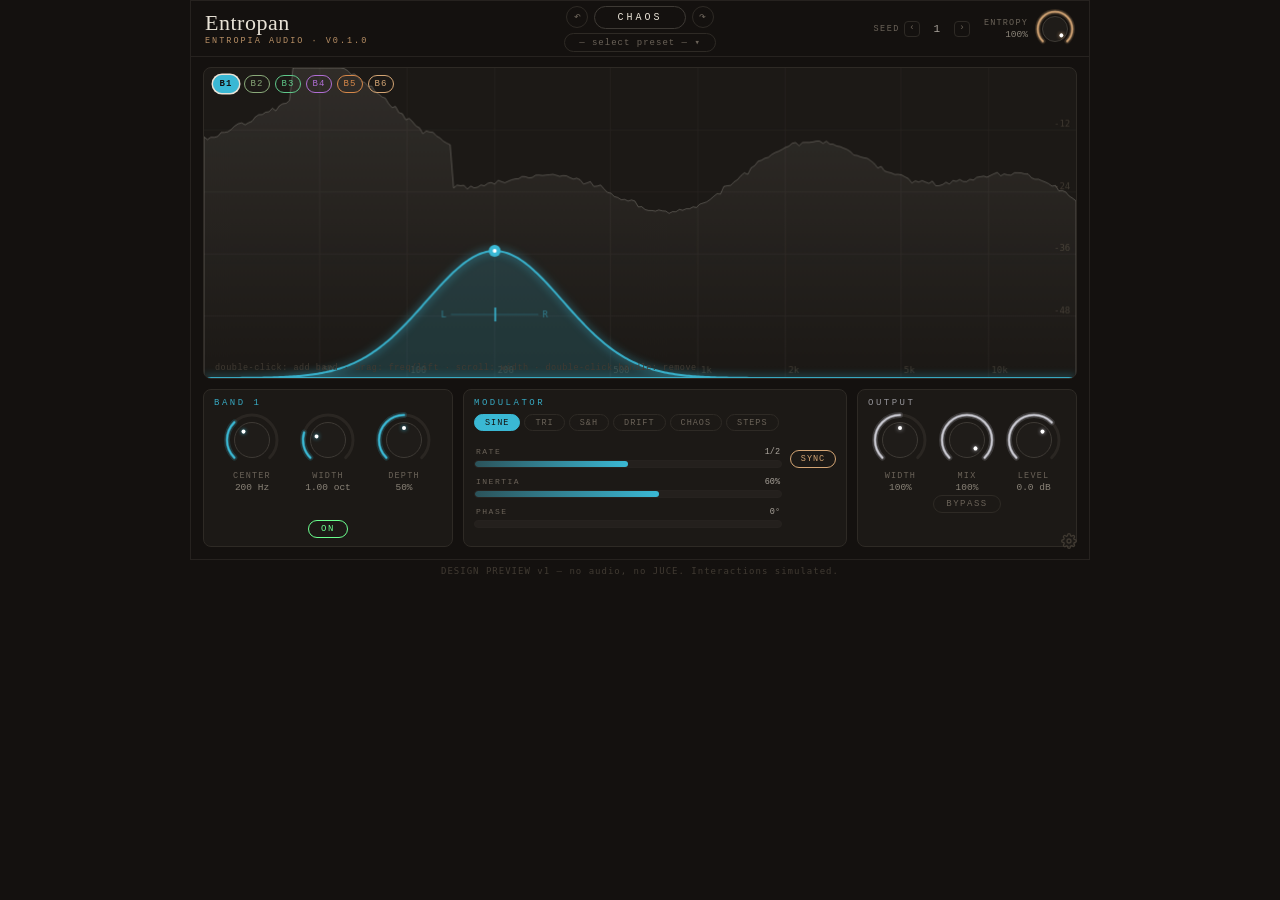
<file: plugins/Entropan/Design/v1-test.html>
<!DOCTYPE html>
<html lang="en">
<head>
<meta charset="UTF-8">
<meta name="viewport" content="width=device-width, initial-scale=1.0">
<title>Entropan — Design Preview v1</title>
<style>
  /* ─── DESIGN TOKENS — cloned from Chaosverb v1.0.18 ─── */
  :root {
    --bg-shell: #14110F;
    --bg-card: #1C1916;
    --bg-elevated: #24201D;
    --border-subtle: #2e2a25;
    --border-bright: #3e3a35;
    --border-divider: #26221F;
    --border-soft: rgba(255, 245, 230, 0.08);
    --text-primary: #E8E2D6;
    --text-secondary: #A8A29A;
    --text-dim: #6A6258;
    --text-faint: #403A32;
    --accent: #D4A574;
    --accent-bright: #E2BD96;
    --accent-glow: rgba(212, 165, 116, 0.35);
    --accent-tint: rgba(212, 165, 116, 0.08);
    --accent-muted: rgba(212, 165, 116, 0.15);
    --band-1: #3ab8d4;
    --band-2: #8aaa7a;
    --band-3: #5fc88a;
    --band-4: #b06ed4;
    --band-5: #d6884a;
    --band-6: #D4A574;
    --section-output: #c8c8d0;
    --state-success: #6bff8e;
    --state-warning: #ffb86b;
    --state-error: #ff6b6b;
    --t-fast: 120ms;
    --t-base: 200ms;
    --t-slow: 350ms;
    --ease-editorial: cubic-bezier(0.22, 1, 0.36, 1);
  }

  /* Fonts: production ships Fraunces/Montserrat/JetBrainsMono woff2 (copy from
     Chaosverb ui/public/fonts/). Preview uses system fallbacks. */

  html, body { height: 100%; margin: 0; padding: 0; }
  *, *::before, *::after { box-sizing: border-box; }

  body {
    user-select: none; -webkit-user-select: none;
    cursor: default; overflow: hidden;
    background: var(--bg-shell);
    color: var(--text-primary);
    font-family: 'JetBrains Mono', ui-monospace, 'Courier New', monospace;
    font-size: 11px;
  }

  .plugin-shell {
    width: 900px; height: 560px;
    margin: 0 auto;
    display: flex; flex-direction: column;
    background: var(--bg-shell);
    position: relative;
    border: 1px solid var(--border-divider);
  }

  /* ─── HEADER ─── */
  .header {
    height: 56px; flex: 0 0 56px;
    display: flex; align-items: center; justify-content: space-between;
    padding: 0 14px;
    border-bottom: 1px solid var(--border-divider);
  }
  .header-left { display: flex; flex-direction: column; gap: 2px; min-width: 210px; }
  .plugin-title {
    font-family: 'Fraunces', Georgia, serif;
    font-weight: 300; font-size: 22px; line-height: 1;
    color: var(--text-primary); letter-spacing: 0.5px;
  }
  .plugin-eyebrow {
    font-size: 8.5px; letter-spacing: 2px; text-transform: uppercase;
    color: var(--accent); opacity: 0.85;
  }
  .header-center { display: flex; flex-direction: column; align-items: center; gap: 4px; }
  .chaos-row { display: flex; align-items: center; gap: 6px; }
  .mutate-btn {
    font-family: inherit; font-size: 10px; letter-spacing: 3px;
    color: var(--text-primary); background: transparent;
    border: 1px solid var(--border-bright); border-radius: 14px;
    padding: 5px 22px; cursor: pointer;
    transition: all var(--t-base) var(--ease-editorial);
  }
  .mutate-btn:hover { border-color: var(--accent); color: var(--accent); box-shadow: 0 0 12px var(--accent-glow); }
  .undo-btn {
    font-family: inherit; font-size: 12px; color: var(--text-dim);
    background: transparent; border: 1px solid var(--border-subtle);
    border-radius: 50%; width: 22px; height: 22px; cursor: pointer; line-height: 1;
  }
  .undo-btn:hover { color: var(--text-secondary); border-color: var(--border-bright); }
  .preset-bar { position: relative; }
  .preset-btn {
    font-family: inherit; font-size: 9px; letter-spacing: 1px;
    color: var(--text-dim); background: transparent;
    border: 1px solid var(--border-subtle); border-radius: 10px;
    padding: 3px 14px; cursor: pointer;
  }
  .preset-btn:hover { color: var(--text-secondary); border-color: var(--border-bright); }
  .header-right { display: flex; align-items: center; gap: 14px; min-width: 210px; justify-content: flex-end; }
  .seed-box { display: flex; align-items: center; gap: 4px; }
  .seed-label { font-size: 8.5px; letter-spacing: 1.5px; color: var(--text-dim); }
  .seed-val { font-size: 11px; color: var(--text-secondary); min-width: 26px; text-align: center; }
  .seed-arrow {
    font-family: inherit; background: transparent; color: var(--text-dim);
    border: 1px solid var(--border-subtle); border-radius: 4px;
    width: 16px; height: 16px; font-size: 9px; cursor: pointer; line-height: 1; padding: 0;
  }
  .seed-arrow:hover { color: var(--accent); border-color: var(--accent); }

  /* ─── SPECTRUM ─── */
  .spectrum-wrap { flex: 1 1 auto; position: relative; margin: 10px 12px 0 12px; }
  #spectrum {
    position: absolute; inset: 0; width: 100%; height: 100%;
    background: var(--bg-card);
    border: 1px solid var(--border-subtle); border-radius: 8px;
    cursor: crosshair;
  }
  .band-chips { position: absolute; top: 8px; left: 10px; display: flex; gap: 5px; z-index: 3; }
  .band-chip {
    font-family: inherit; font-size: 9px; letter-spacing: 1px;
    width: 26px; height: 18px; border-radius: 9px; cursor: pointer;
    background: transparent; color: var(--text-faint);
    border: 1px solid var(--border-subtle);
    transition: all var(--t-fast) var(--ease-editorial);
    padding: 0;
  }
  .band-chip.on { color: var(--bg-shell); font-weight: 600; }
  .band-chip.sel { box-shadow: 0 0 0 1.5px var(--text-primary); }
  .spectrum-hint {
    position: absolute; bottom: 6px; left: 12px; z-index: 3;
    font-size: 8.5px; letter-spacing: 0.5px; color: var(--text-faint);
  }

  /* ─── BOTTOM STRIP ─── */
  .bottom {
    flex: 0 0 180px;
    min-height: 0; height: 180px;
    display: flex; gap: 10px;
    padding: 10px 12px 12px 12px;
  }
  .section-col {
    background: var(--bg-card);
    border: 1px solid var(--border-subtle); border-radius: 8px;
    padding: 8px 10px;
    display: flex; flex-direction: column;
    min-height: 0; overflow: hidden;
  }
  .section-label {
    font-size: 9px; letter-spacing: 2.5px; text-transform: uppercase;
    opacity: 0.9; margin-bottom: 4px;
  }
  .sec-band { flex: 0 0 250px; }
  .sec-mod  { flex: 1 1 auto; min-width: 0; }
  .sec-out  { flex: 0 0 220px; }
  .sec-out .section-label { color: var(--section-output); opacity: 0.7; }

  .knob-row { display: flex; justify-content: space-around; align-items: flex-start; flex: 1; }
  .knob-wrap { display: flex; flex-direction: column; align-items: center; width: 64px; cursor: ns-resize; }
  .knob-body { position: relative; width: 56px; height: 56px; }
  .knob-body canvas { position: absolute; top: 0; left: 0; width: 56px; height: 56px; }
  .knob-face {
    position: absolute; top: 10px; left: 10px; width: 36px; height: 36px;
    border-radius: 50%; background: #1f1c19;
    border: 1px solid var(--border-bright);
  }
  .knob-indicator {
    position: absolute; top: 50%; left: 50%; width: 4px; height: 4px;
    margin: -2px 0 0 -2px; border-radius: 50%; background: #fff;
  }
  .knob-label { font-size: 8.5px; letter-spacing: 1.2px; text-transform: uppercase; color: var(--text-dim); margin-top: 3px; }
  .knob-value { font-size: 9.5px; color: #8a8378; margin-top: 1px; }
  /* compact header knob: text block left, knob right, fits 56px header */
  .knob-sm { flex-direction: row-reverse; align-items: center; gap: 7px; width: auto; }
  .knob-sm .knob-body, .knob-sm .knob-body canvas { width: 40px; height: 40px; }
  .knob-sm .knob-face { top: 7px; left: 7px; width: 26px; height: 26px; }
  .knob-sm .knob-label { margin-top: 0; text-align: right; }
  .knob-sm .knob-value { margin-top: 1px; text-align: right; }
  .knob-sm .knob-text { display: flex; flex-direction: column; align-items: flex-end; }

  .toggle-btn {
    font-family: inherit; font-size: 9px; letter-spacing: 1.5px;
    background: transparent; color: var(--text-dim);
    border: 1px solid var(--border-subtle); border-radius: 10px;
    padding: 3px 12px; cursor: pointer; margin-top: 4px;
    transition: all var(--t-fast) var(--ease-editorial);
  }
  .toggle-btn.active { color: var(--state-success); border-color: var(--state-success); }
  .bypass-btn.active { color: var(--state-warning); border-color: var(--state-warning); }

  /* mode chips */
  .mode-chips { display: flex; gap: 4px; margin: 2px 0 8px 0; flex-wrap: wrap; }
  .mode-chip {
    font-family: inherit; font-size: 8.5px; letter-spacing: 1px;
    background: transparent; color: var(--text-dim);
    border: 1px solid var(--border-subtle); border-radius: 9px;
    padding: 2.5px 10px; cursor: pointer;
    transition: all var(--t-fast) var(--ease-editorial);
  }

  /* h-sliders */
  .hslider-stack { display: flex; flex-direction: column; gap: 8px; flex: 1; justify-content: center; }
  .hslider-row { display: flex; align-items: center; gap: 8px; }
  .hslider { flex: 1; height: 22px; position: relative; cursor: ew-resize; }
  .hslider .hs-label {
    position: absolute; top: -1px; left: 2px;
    font-size: 8px; letter-spacing: 1.5px; color: var(--text-dim); text-transform: uppercase;
  }
  .hslider .hs-value { position: absolute; top: -1px; right: 2px; font-size: 8.5px; color: var(--text-secondary); }
  .hslider .hs-track {
    position: absolute; left: 0; right: 0; bottom: 2px; height: 8px;
    background: var(--bg-elevated); border-radius: 4px; overflow: hidden;
    border: 1px solid var(--border-divider);
  }
  .hslider .hs-fill { position: absolute; left: 0; top: 0; bottom: 0; border-radius: 4px; }
  .hslider.disabled { opacity: 0.35; pointer-events: none; }
  .mode-toggle {
    font-family: inherit; font-size: 8.5px; letter-spacing: 1px;
    background: transparent; color: var(--text-dim);
    border: 1px solid var(--border-subtle); border-radius: 9px;
    width: 46px; padding: 3px 0; cursor: pointer;
  }
  .mode-toggle.active { color: var(--accent); border-color: var(--accent); }

  /* step editor */
  .step-editor { display: none; flex: 1; min-height: 0; flex-direction: column; gap: 6px; }
  .step-editor.visible { display: flex; }
  #stepCanvas { flex: 1; min-height: 0; width: 100%; border-radius: 6px; background: var(--bg-elevated); border: 1px solid var(--border-divider); cursor: crosshair; }
  .step-count-row { display: flex; align-items: center; gap: 8px; justify-content: flex-end; }
  .step-count-row span { font-size: 8.5px; letter-spacing: 1px; color: var(--text-dim); }

  /* output */
  .out-knob-row { display: flex; justify-content: space-around; align-items: flex-start; flex: 1; }
  .out-col { display: flex; flex-direction: column; align-items: center; }

  /* overlays */
  .mutation-flash {
    position: absolute; inset: 0; z-index: 10; pointer-events: none;
    background: radial-gradient(circle at 50% 12%, var(--accent-glow), transparent 60%);
    opacity: 0; transition: opacity var(--t-slow) var(--ease-editorial);
  }
  .mutation-flash.fire { opacity: 1; transition: none; }
  .bypass-dim {
    position: absolute; inset: 0; z-index: 9; pointer-events: none;
    background: rgba(20, 17, 15, 0.55); opacity: 0;
    transition: opacity var(--t-base) var(--ease-editorial);
  }
  .bypass-dim.on { opacity: 1; }

  .settings-btn {
    position: absolute; bottom: 8px; right: 10px; z-index: 5;
    width: 20px; height: 20px; padding: 2px;
    background: transparent; border: none; cursor: pointer;
    color: var(--text-faint);
  }
  .settings-btn:hover { color: var(--text-secondary); }
  .settings-btn svg { width: 100%; height: 100%; }

  .preview-note {
    text-align: center; font-size: 9px; color: var(--text-faint);
    letter-spacing: 1px; padding-top: 6px;
    font-family: ui-monospace, monospace;
  }
</style>
</head>
<body>

<div class="plugin-shell" id="pluginShell">
  <div class="mutation-flash" id="mutationFlash"></div>
  <div class="bypass-dim" id="bypassDim"></div>

  <!-- HEADER -->
  <div class="header">
    <div class="header-left">
      <div class="plugin-title">Entropan</div>
      <div class="plugin-eyebrow">Entropia Audio &middot; V0.1.0</div>
    </div>
    <div class="header-center">
      <div class="chaos-row">
        <button class="undo-btn" title="Undo">↶</button>
        <button class="mutate-btn" id="rerollBtn" title="Re-deal all random modulators">CHAOS</button>
        <button class="undo-btn" title="Redo">↷</button>
      </div>
      <div class="preset-bar">
        <button class="preset-btn">— select preset — ▾</button>
      </div>
    </div>
    <div class="header-right">
      <div class="seed-box">
        <span class="seed-label">SEED</span>
        <button class="seed-arrow" id="seedDown">‹</button>
        <span class="seed-val" id="seedVal">1</span>
        <button class="seed-arrow" id="seedUp">›</button>
      </div>
      <div class="knob-wrap knob-sm" id="knob_entropy"></div>
    </div>
  </div>

  <!-- SPECTRUM -->
  <div class="spectrum-wrap">
    <canvas id="spectrum"></canvas>
    <div class="band-chips" id="bandChips"></div>
    <div class="spectrum-hint">double-click: add band · drag: freq/lift · scroll: width · double-click handle: remove</div>
  </div>

  <!-- BOTTOM STRIP -->
  <div class="bottom">
    <div class="section-col sec-band">
      <div class="section-label" id="bandSecLabel">Band 1</div>
      <div class="knob-row">
        <div class="knob-wrap" id="knob_freq"></div>
        <div class="knob-wrap" id="knob_bwidth"></div>
        <div class="knob-wrap" id="knob_depth"></div>
      </div>
      <div style="text-align:center;"><button class="toggle-btn" id="bandOnBtn">ON</button></div>
    </div>

    <div class="section-col sec-mod">
      <div class="section-label" id="modSecLabel">Modulator</div>
      <div class="mode-chips" id="modeChips"></div>
      <div class="hslider-stack" id="sliderStack">
        <div class="hslider-row">
          <div class="hslider" id="hs_rate"></div>
          <button class="mode-toggle" id="syncToggle">SYNC</button>
        </div>
        <div class="hslider-row">
          <div class="hslider" id="hs_inertia"></div>
          <div style="width:46px;"></div>
        </div>
        <div class="hslider-row">
          <div class="hslider" id="hs_phase"></div>
          <div style="width:46px;"></div>
        </div>
      </div>
      <div class="step-editor" id="stepEditor">
        <canvas id="stepCanvas"></canvas>
        <div class="step-count-row">
          <span>STEPS</span>
          <button class="seed-arrow" id="stepDown">−</button>
          <span class="seed-val" id="stepCount">8</span>
          <button class="seed-arrow" id="stepUp">+</button>
        </div>
      </div>
    </div>

    <div class="section-col sec-out">
      <div class="section-label">Output</div>
      <div class="out-knob-row">
        <div class="knob-wrap" id="knob_width"></div>
        <div class="out-col">
          <div class="knob-wrap" id="knob_mix"></div>
          <button class="toggle-btn bypass-btn" id="bypassBtn" style="margin-top:2px;">BYPASS</button>
        </div>
        <div class="knob-wrap" id="knob_output"></div>
      </div>
    </div>
  </div>

  <button class="settings-btn" title="Settings">
    <svg viewBox="0 0 24 24" fill="none" stroke="currentColor" stroke-width="2"><circle cx="12" cy="12" r="3"/><path d="M19.4 15a1.65 1.65 0 0 0 .33 1.82l.06.06a2 2 0 1 1-2.83 2.83l-.06-.06a1.65 1.65 0 0 0-1.82-.33 1.65 1.65 0 0 0-1 1.51V21a2 2 0 0 1-4 0v-.09A1.65 1.65 0 0 0 9 19.4a1.65 1.65 0 0 0-1.82.33l-.06.06a2 2 0 1 1-2.83-2.83l.06-.06a1.65 1.65 0 0 0 .33-1.82 1.65 1.65 0 0 0-1.51-1H3a2 2 0 0 1 0-4h.09A1.65 1.65 0 0 0 4.6 9a1.65 1.65 0 0 0-.33-1.82l-.06-.06a2 2 0 1 1 2.83-2.83l.06.06a1.65 1.65 0 0 0 1.82.33H9a1.65 1.65 0 0 0 1-1.51V3a2 2 0 0 1 4 0v.09a1.65 1.65 0 0 0 1 1.51 1.65 1.65 0 0 0 1.82-.33l.06-.06a2 2 0 1 1 2.83 2.83l-.06.06a1.65 1.65 0 0 0-.33 1.82V9a1.65 1.65 0 0 0 1.51 1H21a2 2 0 0 1 0 4h-.09a1.65 1.65 0 0 0-1.51 1z"/></svg>
  </button>
</div>
<div class="preview-note">DESIGN PREVIEW v1 — no audio, no JUCE. Interactions simulated.</div>

<script>
"use strict";
/* Preview-only script. Production JS lives in Source/ui/public/ and binds to
   window.__JUCE__ state. All DOM built with createElement (no innerHTML). */
const DPR = window.devicePixelRatio || 1;
const BAND_COLORS = ["#3ab8d4", "#8aaa7a", "#5fc88a", "#b06ed4", "#d6884a", "#D4A574"];
const MODES = ["SINE", "TRI", "S&H", "DRIFT", "CHAOS", "STEPS"];
const DIVS = ["1/16", "1/8", "1/4", "1/2", "1 BAR", "2 BAR", "4 BAR"];
const DIV_HZ = [8, 4, 2, 1, 0.5, 0.25, 0.125]; // 120 bpm sim
const FMIN = 20, FMAX = 20000;

/* ─── STATE (preview stand-in for APVTS) ─── */
const state = {
  entropy: 100, seed: 1, width: 100, mix: 100, output: 0, bypass: false,
  selected: 0,
  bands: [200, 500, 1000, 2000, 5000, 10000].map((f, i) => ({
    on: i === 0, freq: f, widthOct: 1.0, depth: 50,
    mode: 0, rate: 0.5, sync: true, div: 3, inertia: 60, phase: 0,
    stepCount: 8, steps: Array.from({ length: 16 }, (_, k) => Math.sin(k / 16 * Math.PI * 2)),
    pan: 0, target: 0, phi: Math.random(),
    lz: { x: 0.1 + i * 0.03, y: 0, z: 0 }, lastDeal: -1,
    driftA: Math.random() * 100
  }))
};

/* ─── HELPERS ─── */
const fx = f => Math.log(f / FMIN) / Math.log(FMAX / FMIN);
const xf = x => FMIN * Math.pow(FMAX / FMIN, x);
const clamp = (v, a, b) => Math.min(b, Math.max(a, v));
const fmtHz = f => f >= 1000 ? (f / 1000).toFixed(f < 10000 ? 1 : 0) + " kHz" : Math.round(f) + " Hz";
const div_ = (cls) => { const d = document.createElement("div"); if (cls) d.className = cls; return d; };

/* ─── KNOB FACTORY (Chaosverb buildKnob clone, preview edition) ─── */
function drawKnobArc(canvas, norm, color, sizePx) {
  const ctx = canvas.getContext("2d");
  const S = sizePx * DPR;
  if (canvas.width !== S) { canvas.width = S; canvas.height = S; }
  ctx.clearRect(0, 0, S, S);
  const c = S / 2, r = S / 2 - 3 * DPR;
  const a0 = Math.PI * 0.75, a1 = Math.PI * 2.25, av = a0 + norm * (a1 - a0);
  ctx.lineCap = "round";
  ctx.strokeStyle = "#2a2622"; ctx.lineWidth = 3 * DPR;
  ctx.beginPath(); ctx.arc(c, c, r, a0, a1); ctx.stroke();
  [[6, 0.18], [3, 0.45], [1.6, 1]].forEach(([w, al]) => {
    ctx.strokeStyle = color; ctx.globalAlpha = al; ctx.lineWidth = w * DPR;
    ctx.beginPath(); ctx.arc(c, c, r, a0, av); ctx.stroke();
  });
  ctx.globalAlpha = 1;
}

function makeKnob(containerId, label, opts) {
  const el = document.getElementById(containerId);
  const small = el.classList.contains("knob-sm");
  const size = small ? 44 : 56;

  const body = div_("knob-body");
  const canvas = document.createElement("canvas");
  const face = div_("knob-face");
  const ind = div_("knob-indicator");
  face.appendChild(ind);
  body.appendChild(canvas); body.appendChild(face);
  const labelEl = div_("knob-label"); labelEl.textContent = label;
  const val = div_("knob-value");
  if (small) {
    const text = div_("knob-text");
    text.appendChild(labelEl); text.appendChild(val);
    el.appendChild(body); el.appendChild(text);
  } else {
    el.appendChild(body); el.appendChild(labelEl); el.appendChild(val);
  }

  const k = {
    el, opts, color: opts.color,
    refresh() {
      const norm = (opts.get() - opts.min) / (opts.max - opts.min);
      drawKnobArc(canvas, norm, k.color, size);
      const rot = -135 + norm * 270;
      ind.style.transform = `rotate(${rot}deg) translateY(-${small ? 9 : 12}px)`;
      ind.style.boxShadow = `0 0 4px ${k.color}`;
      val.textContent = opts.fmt(opts.get());
    }
  };
  let dragY = null, dragV = null;
  el.addEventListener("mousedown", e => { dragY = e.clientY; dragV = opts.get(); e.preventDefault(); });
  window.addEventListener("mousemove", e => {
    if (dragY === null) return;
    const fine = e.shiftKey ? 0.2 : 1;
    const nv = dragV + (dragY - e.clientY) / 140 * (opts.max - opts.min) * fine;
    opts.set(clamp(nv, opts.min, opts.max)); k.refresh();
  });
  window.addEventListener("mouseup", () => dragY = null);
  el.addEventListener("dblclick", () => { opts.set(opts.def); k.refresh(); });
  k.refresh();
  return k;
}

/* ─── H-SLIDER FACTORY ─── */
function makeHSlider(id, label, opts) {
  const el = document.getElementById(id);
  const labelEl = div_("hs-label"); labelEl.textContent = label;
  const val = div_("hs-value");
  const track = div_("hs-track");
  const fill = div_("hs-fill");
  track.appendChild(fill);
  el.appendChild(labelEl); el.appendChild(val); el.appendChild(track);

  const s = {
    el, color: opts.color,
    refresh() {
      const norm = (opts.get() - opts.min) / (opts.max - opts.min);
      fill.style.width = (norm * 100) + "%";
      fill.style.background = `linear-gradient(90deg, ${s.color}55, ${s.color})`;
      val.textContent = opts.fmt(opts.get());
    }
  };
  let drag = false;
  const setFromX = e => {
    const r = track.getBoundingClientRect();
    const norm = clamp((e.clientX - r.left) / r.width, 0, 1);
    opts.set(opts.min + norm * (opts.max - opts.min)); s.refresh();
  };
  el.addEventListener("mousedown", e => { drag = true; setFromX(e); });
  window.addEventListener("mousemove", e => drag && setFromX(e));
  window.addEventListener("mouseup", () => drag = false);
  s.refresh();
  return s;
}

/* ─── SELECTED-BAND BINDING ─── */
const B = () => state.bands[state.selected];
const bandColor = () => BAND_COLORS[state.selected];

const knobFreq = makeKnob("knob_freq", "CENTER", {
  min: 0, max: 1, def: fx(1000), color: bandColor(),
  get: () => fx(B().freq), set: v => B().freq = xf(v), fmt: () => fmtHz(B().freq)
});
const knobWidth = makeKnob("knob_bwidth", "WIDTH", {
  min: 0.1, max: 4, def: 1, color: bandColor(),
  get: () => B().widthOct, set: v => B().widthOct = v, fmt: v => v.toFixed(2) + " oct"
});
const knobDepth = makeKnob("knob_depth", "DEPTH", {
  min: 0, max: 100, def: 50, color: bandColor(),
  get: () => B().depth, set: v => B().depth = v, fmt: v => Math.round(v) + "%"
});
const knobEntropy = makeKnob("knob_entropy", "ENTROPY", {
  min: 0, max: 100, def: 100, color: "#D4A574",
  get: () => state.entropy, set: v => state.entropy = v, fmt: v => Math.round(v) + "%"
});
const knobOutWidth = makeKnob("knob_width", "WIDTH", {
  min: 0, max: 200, def: 100, color: "#c8c8d0",
  get: () => state.width, set: v => state.width = v, fmt: v => Math.round(v) + "%"
});
const knobMix = makeKnob("knob_mix", "MIX", {
  min: 0, max: 100, def: 100, color: "#c8c8d0",
  get: () => state.mix, set: v => state.mix = v, fmt: v => Math.round(v) + "%"
});
const knobOut = makeKnob("knob_output", "LEVEL", {
  min: -24, max: 12, def: 0, color: "#c8c8d0",
  get: () => state.output, set: v => state.output = v, fmt: v => v.toFixed(1) + " dB"
});

const hsRate = makeHSlider("hs_rate", "RATE", {
  min: 0, max: 1, color: bandColor(),
  get: () => B().sync ? B().div / (DIVS.length - 1) : Math.log(B().rate / 0.02) / Math.log(8 / 0.02),
  set: v => { if (B().sync) B().div = Math.round(v * (DIVS.length - 1)); else B().rate = 0.02 * Math.pow(8 / 0.02, v); },
  fmt: () => B().sync ? DIVS[B().div] : B().rate.toFixed(2) + " Hz"
});
const hsInertia = makeHSlider("hs_inertia", "INERTIA", {
  min: 0, max: 100, color: bandColor(),
  get: () => B().inertia, set: v => B().inertia = v, fmt: v => Math.round(v) + "%"
});
const hsPhase = makeHSlider("hs_phase", "PHASE", {
  min: 0, max: 360, color: bandColor(),
  get: () => B().phase, set: v => B().phase = v, fmt: v => Math.round(v) + "°"
});

/* ─── MODE CHIPS / BAND CHIPS / TOGGLES ─── */
const modeChipsEl = document.getElementById("modeChips");
MODES.forEach((m, i) => {
  const b = document.createElement("button");
  b.className = "mode-chip"; b.textContent = m;
  b.onclick = () => { B().mode = i; refreshPanels(); };
  modeChipsEl.appendChild(b);
});
const bandChipsEl = document.getElementById("bandChips");
for (let i = 0; i < 6; i++) {
  const b = document.createElement("button");
  b.className = "band-chip"; b.textContent = "B" + (i + 1);
  b.onclick = e => {
    if (e.altKey) state.bands[i].on = !state.bands[i].on;
    else state.selected = i;
    refreshPanels();
  };
  b.ondblclick = () => { state.bands[i].on = true; state.selected = i; refreshPanels(); };
  bandChipsEl.appendChild(b);
}

document.getElementById("syncToggle").onclick = () => { B().sync = !B().sync; refreshPanels(); };
document.getElementById("bandOnBtn").onclick = () => { B().on = !B().on; refreshPanels(); };
document.getElementById("bypassBtn").onclick = e => {
  state.bypass = !state.bypass;
  e.target.classList.toggle("active", state.bypass);
  document.getElementById("bypassDim").classList.toggle("on", state.bypass);
};
document.getElementById("rerollBtn").onclick = () => {
  state.bands.forEach(b => {
    b.driftA = Math.random() * 100;
    b.target = Math.random() * 2 - 1;
    b.lz.x = Math.random() * 0.4 - 0.2; b.lz.y = 0; b.lz.z = 0;
    b.lastDeal = -1;
  });
  const f = document.getElementById("mutationFlash");
  f.classList.add("fire");
  setTimeout(() => f.classList.remove("fire"), 60);
};
document.getElementById("seedUp").onclick = () => { state.seed = Math.min(128, state.seed + 1); document.getElementById("seedVal").textContent = state.seed; };
document.getElementById("seedDown").onclick = () => { state.seed = Math.max(1, state.seed - 1); document.getElementById("seedVal").textContent = state.seed; };
document.getElementById("stepUp").onclick = () => { B().stepCount = Math.min(16, B().stepCount + 1); refreshPanels(); };
document.getElementById("stepDown").onclick = () => { B().stepCount = Math.max(2, B().stepCount - 1); refreshPanels(); };

/* ─── PANEL REFRESH ─── */
function refreshPanels() {
  const c = bandColor(), b = B();
  const bandLabel = document.getElementById("bandSecLabel");
  bandLabel.textContent = "Band " + (state.selected + 1);
  bandLabel.style.color = c;
  document.getElementById("modSecLabel").style.color = c;
  [knobFreq, knobWidth, knobDepth].forEach(k => { k.color = c; k.refresh(); });
  [hsRate, hsInertia, hsPhase].forEach(s => { s.color = c; s.refresh(); });
  document.querySelectorAll(".mode-chip").forEach((el, i) => {
    const on = i === b.mode;
    el.style.color = on ? "#14110F" : "";
    el.style.background = on ? c : "";
    el.style.borderColor = on ? c : "";
  });
  document.querySelectorAll(".band-chip").forEach((el, i) => {
    const bb = state.bands[i];
    el.classList.toggle("on", bb.on);
    el.classList.toggle("sel", i === state.selected);
    el.style.background = bb.on ? BAND_COLORS[i] : "transparent";
    el.style.borderColor = BAND_COLORS[i];
    el.style.color = bb.on ? "#14110F" : BAND_COLORS[i];
  });
  const onBtn = document.getElementById("bandOnBtn");
  onBtn.classList.toggle("active", b.on);
  onBtn.textContent = b.on ? "ON" : "OFF";
  document.getElementById("syncToggle").classList.toggle("active", b.sync);
  hsPhase.el.classList.toggle("disabled", b.mode >= 2 && b.mode <= 4);
  document.getElementById("sliderStack").style.display = b.mode === 5 ? "none" : "flex";
  document.getElementById("stepEditor").classList.toggle("visible", b.mode === 5);
  document.getElementById("stepCount").textContent = b.stepCount;
}

/* ─── STEP EDITOR ─── */
const stepCanvas = document.getElementById("stepCanvas");
function drawSteps() {
  const b = B(), r = stepCanvas.getBoundingClientRect();
  if (r.width === 0) return;
  const W = Math.round(r.width * DPR), H = Math.round(r.height * DPR);
  if (stepCanvas.width !== W) { stepCanvas.width = W; stepCanvas.height = H; }
  const ctx = stepCanvas.getContext("2d");
  ctx.clearRect(0, 0, W, H);
  ctx.strokeStyle = "#3e3a35"; ctx.lineWidth = DPR;
  ctx.beginPath(); ctx.moveTo(0, H / 2); ctx.lineTo(W, H / 2); ctx.stroke();
  const n = b.stepCount, bw = W / n, c = bandColor();
  const activeStep = Math.floor(simClock * simRateHz(b)) % n;
  for (let i = 0; i < n; i++) {
    const v = b.steps[i], y0 = H / 2, y1 = H / 2 - v * (H / 2 - 4 * DPR);
    ctx.fillStyle = c + (i === activeStep && b.on ? "cc" : "59");
    ctx.fillRect(i * bw + 2 * DPR, Math.min(y0, y1), bw - 4 * DPR, Math.abs(y1 - y0) || DPR);
  }
}
let stepDrag = false;
const paintStep = e => {
  const b = B(), r = stepCanvas.getBoundingClientRect();
  const i = clamp(Math.floor((e.clientX - r.left) / r.width * b.stepCount), 0, b.stepCount - 1);
  b.steps[i] = clamp(-((e.clientY - r.top) / r.height * 2 - 1), -1, 1);
};
stepCanvas.addEventListener("mousedown", e => { stepDrag = true; paintStep(e); });
window.addEventListener("mousemove", e => stepDrag && paintStep(e));
window.addEventListener("mouseup", () => stepDrag = false);

/* ─── SPECTRUM CANVAS ─── */
const spec = document.getElementById("spectrum");
function sizeSpectrum() {
  const r = spec.getBoundingClientRect();
  spec.width = Math.round(r.width * DPR);
  spec.height = Math.round(r.height * DPR);
}
window.addEventListener("resize", sizeSpectrum);

/* fake analyzer: pink slope + moving bumps */
const anaBins = 256;
const ana = new Float32Array(anaBins).fill(-60);
function tickAnalyzer(t) {
  for (let i = 0; i < anaBins; i++) {
    const x = i / anaBins;
    const f = xf(x);
    const db = -14 - 12 * x
      + 6 * Math.sin(x * 9 + t * 0.7)
      + 4 * Math.sin(x * 23 - t * 1.3)
      + (Math.random() - 0.5) * 3
      + (f > 40 && f < 140 ? 8 : 0);
    ana[i] += (db - ana[i]) * 0.18;
  }
}

function bellY(b, x) {
  const sigma = (b.widthOct / 2) / Math.log2(FMAX / FMIN) * 2.2;
  const d = (x - fx(b.freq)) / sigma;
  return Math.exp(-d * d) * (b.depth / 100);
}

function drawSpectrum(t) {
  const ctx = spec.getContext("2d"), W = spec.width, H = spec.height;
  ctx.clearRect(0, 0, W, H);

  // grid
  ctx.strokeStyle = "#26221F"; ctx.lineWidth = DPR;
  ctx.fillStyle = "#403A32"; ctx.font = `${9 * DPR}px ui-monospace, monospace`;
  [50, 100, 200, 500, 1000, 2000, 5000, 10000].forEach(f => {
    const x = fx(f) * W;
    ctx.beginPath(); ctx.moveTo(x, 0); ctx.lineTo(x, H); ctx.stroke();
    ctx.fillText(f >= 1000 ? (f / 1000) + "k" : String(f), x + 3 * DPR, H - 5 * DPR);
  });
  for (let db = -48; db < 0; db += 12) {
    const y = (db / -60) * H;
    ctx.beginPath(); ctx.moveTo(0, y); ctx.lineTo(W, y); ctx.stroke();
    ctx.fillText(String(db), W - 22 * DPR, y - 3 * DPR);
  }

  // analyzer fill
  ctx.beginPath(); ctx.moveTo(0, H);
  for (let i = 0; i < anaBins; i++) {
    const x = i / (anaBins - 1) * W;
    const y = clamp(-ana[i] / 60, 0, 1) * H;
    ctx.lineTo(x, y);
  }
  ctx.lineTo(W, H); ctx.closePath();
  const g = ctx.createLinearGradient(0, 0, 0, H);
  g.addColorStop(0, "rgba(232,226,214,0.10)"); g.addColorStop(1, "rgba(232,226,214,0.0)");
  ctx.fillStyle = g; ctx.fill();
  ctx.strokeStyle = "rgba(232,226,214,0.25)"; ctx.lineWidth = DPR; ctx.stroke();

  // bells
  state.bands.forEach((b, bi) => {
    if (!b.on) return;
    const c = BAND_COLORS[bi], sel = bi === state.selected;
    const topH = H * 0.82;
    ctx.beginPath(); ctx.moveTo(0, H);
    for (let px = 0; px <= W; px += 2 * DPR) {
      ctx.lineTo(px, H - bellY(b, px / W) * topH);
    }
    ctx.lineTo(W, H); ctx.closePath();
    ctx.fillStyle = c + "2e"; ctx.fill();
    ctx.strokeStyle = c + (sel ? "ee" : "99");
    ctx.lineWidth = (sel ? 2 : 1.4) * DPR;
    if (sel) { ctx.shadowColor = c; ctx.shadowBlur = 8 * DPR; }
    ctx.stroke(); ctx.shadowBlur = 0;

    // apex handle
    const hx = fx(b.freq) * W, hy = H - (b.depth / 100) * topH;
    ctx.beginPath(); ctx.arc(hx, hy, (sel ? 6 : 4.5) * DPR, 0, 7);
    ctx.fillStyle = c; ctx.fill();
    ctx.beginPath(); ctx.arc(hx, hy, 2 * DPR, 0, 7);
    ctx.fillStyle = "#fff"; ctx.fill();

    // pan trace inside bell
    const half = (b.widthOct / 2) / Math.log2(FMAX / FMIN);
    const cx = fx(b.freq), pan = b.pan * (state.entropy / 100);
    const px2 = clamp(cx + pan * half, 0, 1) * W;
    const py = H - (b.depth / 100) * topH * 0.5;
    ctx.strokeStyle = c + "cc"; ctx.lineWidth = 2 * DPR;
    ctx.beginPath(); ctx.moveTo(px2, py - 7 * DPR); ctx.lineTo(px2, py + 7 * DPR); ctx.stroke();
    ctx.strokeStyle = c + "44"; ctx.lineWidth = DPR;
    ctx.beginPath();
    ctx.moveTo(clamp(cx - half, 0, 1) * W, py); ctx.lineTo(clamp(cx + half, 0, 1) * W, py);
    ctx.stroke();
    if (sel) {
      ctx.fillStyle = c + "88";
      ctx.fillText("L", clamp(cx - half, 0, 1) * W - 10 * DPR, py + 3 * DPR);
      ctx.fillText("R", clamp(cx + half, 0, 1) * W + 4 * DPR, py + 3 * DPR);
    }
  });
}

/* spectrum gestures */
let dragBand = -1;
function bandAt(e) {
  const r = spec.getBoundingClientRect();
  const x = (e.clientX - r.left) / r.width, y = (e.clientY - r.top) / r.height;
  let best = -1, bd = 0.05;
  state.bands.forEach((b, i) => {
    if (!b.on) return;
    const hx = fx(b.freq), hy = 1 - (b.depth / 100) * 0.82;
    const d = Math.hypot(x - hx, y - hy);
    if (d < bd) { bd = d; best = i; }
  });
  return best;
}
spec.addEventListener("mousedown", e => {
  const hit = bandAt(e);
  if (hit >= 0) { dragBand = hit; state.selected = hit; refreshPanels(); }
});
window.addEventListener("mousemove", e => {
  if (dragBand < 0) return;
  const r = spec.getBoundingClientRect();
  const b = state.bands[dragBand];
  b.freq = xf(clamp((e.clientX - r.left) / r.width, 0, 1));
  b.depth = clamp((1 - (e.clientY - r.top) / r.height) / 0.82 * 100, 0, 100);
  knobFreq.refresh(); knobDepth.refresh();
});
window.addEventListener("mouseup", () => dragBand = -1);
spec.addEventListener("dblclick", e => {
  const hit = bandAt(e);
  if (hit >= 0) { state.bands[hit].on = false; refreshPanels(); return; }
  const free = state.bands.findIndex(b => !b.on);
  if (free < 0) return;
  const r = spec.getBoundingClientRect();
  const b = state.bands[free];
  b.on = true;
  b.freq = xf(clamp((e.clientX - r.left) / r.width, 0, 1));
  b.depth = clamp((1 - (e.clientY - r.top) / r.height) / 0.82 * 100, 0, 100);
  state.selected = free;
  refreshPanels();
});
spec.addEventListener("wheel", e => {
  const hit = bandAt(e);
  const i = hit >= 0 ? hit : state.selected;
  const b = state.bands[i];
  b.widthOct = clamp(b.widthOct - Math.sign(e.deltaY) * 0.1, 0.1, 4);
  knobWidth.refresh();
  e.preventDefault();
}, { passive: false });

/* ─── MODULATOR SIMULATION (visual only) ─── */
let simClock = 0, lastT = performance.now();
function simRateHz(b) { return b.sync ? DIV_HZ[b.div] : b.rate; }
function rnd(seed) { const s = Math.sin(seed * 127.1) * 43758.5453; return s - Math.floor(s); }

function tickMods(dt) {
  state.bands.forEach((b, i) => {
    if (!b.on) { b.pan = 0; return; }
    const f = simRateHz(b);
    b.phi = (b.phi + f * dt) % 1;
    const ph = (b.phi + b.phase / 360) % 1;
    switch (b.mode) {
      case 0: b.target = Math.sin(ph * Math.PI * 2); break;
      case 1: b.target = 1 - 4 * Math.abs(ph - 0.5); break;
      case 2: {
        const cell = Math.floor(simClock * f);
        if (cell !== b.lastDeal) { b.lastDeal = cell; b.target = rnd(cell * 6 + i + state.seed + b.driftA) * 2 - 1; }
        break;
      }
      case 3: {
        const tt = simClock * f, c0 = Math.floor(tt), fr = tt - c0;
        const a = rnd(c0 * 6 + i + state.seed + b.driftA) * 2 - 1;
        const bb = rnd((c0 + 1) * 6 + i + state.seed + b.driftA) * 2 - 1;
        const sm = fr * fr * (3 - 2 * fr);
        b.target = a + (bb - a) * sm; break;
      }
      case 4: {
        const s = 10, r = 28, be = 8 / 3, sc = Math.min(0.02, dt * f * 1.2);
        const { x, y, z } = b.lz;
        b.lz.x = x + s * (y - x) * sc;
        b.lz.y = y + (x * (r - z) - y) * sc;
        b.lz.z = z + (x * y - be * z) * sc;
        if (!isFinite(b.lz.x)) { b.lz = { x: 0.1, y: 0, z: 0 }; }
        b.target = clamp(b.lz.x / 18, -1, 1); break;
      }
      case 5: {
        const pos = ((simClock * f) + b.phase / 360) % 1;
        const idx = Math.min(b.stepCount - 1, Math.floor(pos * b.stepCount));
        b.target = b.steps[idx]; break;
      }
    }
    const slewT = 0.004 + Math.pow(b.inertia / 100, 2.2) * 2.0;
    const k = 1 - Math.exp(-dt / slewT);
    b.pan += (b.target * (b.depth / 100) - b.pan) * k;
  });
}

/* ─── MAIN LOOP ─── */
function loop() {
  const now = performance.now(), dt = Math.min(0.05, (now - lastT) / 1000);
  lastT = now; simClock += dt;
  tickAnalyzer(simClock);
  tickMods(dt);
  drawSpectrum(simClock);
  if (B().mode === 5) drawSteps();
  requestAnimationFrame(loop);
}

sizeSpectrum();
refreshPanels();
requestAnimationFrame(loop);
</script>
</body>
</html>
</file>
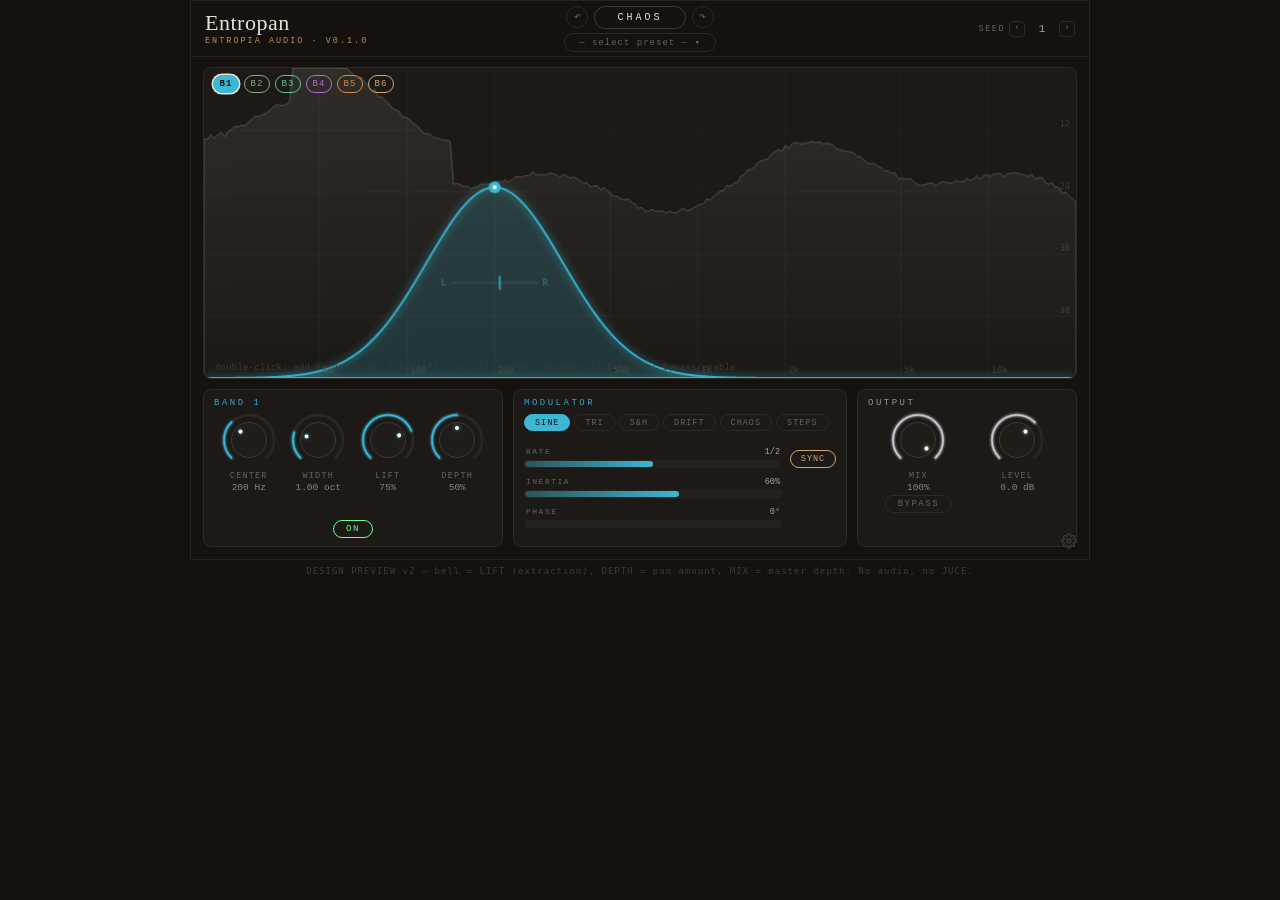
<file: plugins/Entropan/Design/v2-test.html>
<!DOCTYPE html>
<html lang="en">
<head>
<meta charset="UTF-8">
<meta name="viewport" content="width=device-width, initial-scale=1.0">
<title>Entropan — Design Preview v2</title>
<style>
  /* ─── DESIGN TOKENS — cloned from Chaosverb v1.0.18 ─── */
  :root {
    --bg-shell: #14110F;
    --bg-card: #1C1916;
    --bg-elevated: #24201D;
    --border-subtle: #2e2a25;
    --border-bright: #3e3a35;
    --border-divider: #26221F;
    --border-soft: rgba(255, 245, 230, 0.08);
    --text-primary: #E8E2D6;
    --text-secondary: #A8A29A;
    --text-dim: #6A6258;
    --text-faint: #403A32;
    --accent: #D4A574;
    --accent-bright: #E2BD96;
    --accent-glow: rgba(212, 165, 116, 0.35);
    --accent-tint: rgba(212, 165, 116, 0.08);
    --accent-muted: rgba(212, 165, 116, 0.15);
    --band-1: #3ab8d4;
    --band-2: #8aaa7a;
    --band-3: #5fc88a;
    --band-4: #b06ed4;
    --band-5: #d6884a;
    --band-6: #D4A574;
    --section-output: #c8c8d0;
    --state-success: #6bff8e;
    --state-warning: #ffb86b;
    --state-error: #ff6b6b;
    --t-fast: 120ms;
    --t-base: 200ms;
    --t-slow: 350ms;
    --ease-editorial: cubic-bezier(0.22, 1, 0.36, 1);
  }

  /* Fonts: production ships Fraunces/Montserrat/JetBrainsMono woff2 (copy from
     Chaosverb ui/public/fonts/). Preview uses system fallbacks. */

  html, body { height: 100%; margin: 0; padding: 0; }
  *, *::before, *::after { box-sizing: border-box; }

  body {
    user-select: none; -webkit-user-select: none;
    cursor: default; overflow: hidden;
    background: var(--bg-shell);
    color: var(--text-primary);
    font-family: 'JetBrains Mono', ui-monospace, 'Courier New', monospace;
    font-size: 11px;
  }

  .plugin-shell {
    width: 900px; height: 560px;
    margin: 0 auto;
    display: flex; flex-direction: column;
    background: var(--bg-shell);
    position: relative;
    border: 1px solid var(--border-divider);
  }

  /* ─── HEADER ─── */
  .header {
    height: 56px; flex: 0 0 56px;
    display: flex; align-items: center; justify-content: space-between;
    padding: 0 14px;
    border-bottom: 1px solid var(--border-divider);
  }
  .header-left { display: flex; flex-direction: column; gap: 2px; min-width: 210px; }
  .plugin-title {
    font-family: 'Fraunces', Georgia, serif;
    font-weight: 300; font-size: 22px; line-height: 1;
    color: var(--text-primary); letter-spacing: 0.5px;
  }
  .plugin-eyebrow {
    font-size: 8.5px; letter-spacing: 2px; text-transform: uppercase;
    color: var(--accent); opacity: 0.85;
  }
  .header-center { display: flex; flex-direction: column; align-items: center; gap: 4px; }
  .chaos-row { display: flex; align-items: center; gap: 6px; }
  .mutate-btn {
    font-family: inherit; font-size: 10px; letter-spacing: 3px;
    color: var(--text-primary); background: transparent;
    border: 1px solid var(--border-bright); border-radius: 14px;
    padding: 5px 22px; cursor: pointer;
    transition: all var(--t-base) var(--ease-editorial);
  }
  .mutate-btn:hover { border-color: var(--accent); color: var(--accent); box-shadow: 0 0 12px var(--accent-glow); }
  .undo-btn {
    font-family: inherit; font-size: 12px; color: var(--text-dim);
    background: transparent; border: 1px solid var(--border-subtle);
    border-radius: 50%; width: 22px; height: 22px; cursor: pointer; line-height: 1;
  }
  .undo-btn:hover { color: var(--text-secondary); border-color: var(--border-bright); }
  .preset-bar { position: relative; }
  .preset-btn {
    font-family: inherit; font-size: 9px; letter-spacing: 1px;
    color: var(--text-dim); background: transparent;
    border: 1px solid var(--border-subtle); border-radius: 10px;
    padding: 3px 14px; cursor: pointer;
  }
  .preset-btn:hover { color: var(--text-secondary); border-color: var(--border-bright); }
  .header-right { display: flex; align-items: center; gap: 14px; min-width: 210px; justify-content: flex-end; }
  .seed-box { display: flex; align-items: center; gap: 4px; }
  .seed-label { font-size: 8.5px; letter-spacing: 1.5px; color: var(--text-dim); }
  .seed-val { font-size: 11px; color: var(--text-secondary); min-width: 26px; text-align: center; }
  .seed-arrow {
    font-family: inherit; background: transparent; color: var(--text-dim);
    border: 1px solid var(--border-subtle); border-radius: 4px;
    width: 16px; height: 16px; font-size: 9px; cursor: pointer; line-height: 1; padding: 0;
  }
  .seed-arrow:hover { color: var(--accent); border-color: var(--accent); }

  /* ─── SPECTRUM ─── */
  .spectrum-wrap { flex: 1 1 auto; position: relative; margin: 10px 12px 0 12px; }
  #spectrum {
    position: absolute; inset: 0; width: 100%; height: 100%;
    background: var(--bg-card);
    border: 1px solid var(--border-subtle); border-radius: 8px;
    cursor: crosshair;
  }
  .band-chips { position: absolute; top: 8px; left: 10px; display: flex; gap: 5px; z-index: 3; }
  .band-chip {
    font-family: inherit; font-size: 9px; letter-spacing: 1px;
    width: 26px; height: 18px; border-radius: 9px; cursor: pointer;
    background: transparent; color: var(--text-faint);
    border: 1px solid var(--border-subtle);
    transition: all var(--t-fast) var(--ease-editorial);
    padding: 0;
  }
  .band-chip.on { color: var(--bg-shell); font-weight: 600; }
  .band-chip.sel { box-shadow: 0 0 0 1.5px var(--text-primary); }
  .spectrum-hint {
    position: absolute; bottom: 6px; left: 12px; z-index: 3;
    font-size: 8.5px; letter-spacing: 0.5px; color: var(--text-faint);
  }

  /* ─── BOTTOM STRIP ─── */
  .bottom {
    flex: 0 0 180px;
    min-height: 0; height: 180px;
    display: flex; gap: 10px;
    padding: 10px 12px 12px 12px;
  }
  .section-col {
    background: var(--bg-card);
    border: 1px solid var(--border-subtle); border-radius: 8px;
    padding: 8px 10px;
    display: flex; flex-direction: column;
    min-height: 0; overflow: hidden;
  }
  .section-label {
    font-size: 9px; letter-spacing: 2.5px; text-transform: uppercase;
    opacity: 0.9; margin-bottom: 4px;
  }
  .sec-band { flex: 0 0 300px; }
  .sec-mod  { flex: 1 1 auto; min-width: 0; }
  .sec-out  { flex: 0 0 220px; }
  .sec-out .section-label { color: var(--section-output); opacity: 0.7; }

  .knob-row { display: flex; justify-content: space-around; align-items: flex-start; flex: 1; }
  .knob-wrap { display: flex; flex-direction: column; align-items: center; width: 64px; cursor: ns-resize; }
  .knob-body { position: relative; width: 56px; height: 56px; }
  .knob-body canvas { position: absolute; top: 0; left: 0; width: 56px; height: 56px; }
  .knob-face {
    position: absolute; top: 10px; left: 10px; width: 36px; height: 36px;
    border-radius: 50%; background: #1f1c19;
    border: 1px solid var(--border-bright);
  }
  .knob-indicator {
    position: absolute; top: 50%; left: 50%; width: 4px; height: 4px;
    margin: -2px 0 0 -2px; border-radius: 50%; background: #fff;
  }
  .knob-label { font-size: 8.5px; letter-spacing: 1.2px; text-transform: uppercase; color: var(--text-dim); margin-top: 3px; }
  .knob-value { font-size: 9.5px; color: #8a8378; margin-top: 1px; }
  /* compact header knob: text block left, knob right, fits 56px header */
  .knob-sm { flex-direction: row-reverse; align-items: center; gap: 7px; width: auto; }
  .knob-sm .knob-body, .knob-sm .knob-body canvas { width: 40px; height: 40px; }
  .knob-sm .knob-face { top: 7px; left: 7px; width: 26px; height: 26px; }
  .knob-sm .knob-label { margin-top: 0; text-align: right; }
  .knob-sm .knob-value { margin-top: 1px; text-align: right; }
  .knob-sm .knob-text { display: flex; flex-direction: column; align-items: flex-end; }

  .toggle-btn {
    font-family: inherit; font-size: 9px; letter-spacing: 1.5px;
    background: transparent; color: var(--text-dim);
    border: 1px solid var(--border-subtle); border-radius: 10px;
    padding: 3px 12px; cursor: pointer; margin-top: 4px;
    transition: all var(--t-fast) var(--ease-editorial);
  }
  .toggle-btn.active { color: var(--state-success); border-color: var(--state-success); }
  .bypass-btn.active { color: var(--state-warning); border-color: var(--state-warning); }

  /* mode chips */
  .mode-chips { display: flex; gap: 4px; margin: 2px 0 8px 0; flex-wrap: wrap; }
  .mode-chip {
    font-family: inherit; font-size: 8.5px; letter-spacing: 1px;
    background: transparent; color: var(--text-dim);
    border: 1px solid var(--border-subtle); border-radius: 9px;
    padding: 2.5px 10px; cursor: pointer;
    transition: all var(--t-fast) var(--ease-editorial);
  }

  /* h-sliders */
  .hslider-stack { display: flex; flex-direction: column; gap: 8px; flex: 1; justify-content: center; }
  .hslider-row { display: flex; align-items: center; gap: 8px; }
  .hslider { flex: 1; height: 22px; position: relative; cursor: ew-resize; }
  .hslider .hs-label {
    position: absolute; top: -1px; left: 2px;
    font-size: 8px; letter-spacing: 1.5px; color: var(--text-dim); text-transform: uppercase;
  }
  .hslider .hs-value { position: absolute; top: -1px; right: 2px; font-size: 8.5px; color: var(--text-secondary); }
  .hslider .hs-track {
    position: absolute; left: 0; right: 0; bottom: 2px; height: 8px;
    background: var(--bg-elevated); border-radius: 4px; overflow: hidden;
    border: 1px solid var(--border-divider);
  }
  .hslider .hs-fill { position: absolute; left: 0; top: 0; bottom: 0; border-radius: 4px; }
  .hslider.disabled { opacity: 0.35; pointer-events: none; }
  .mode-toggle {
    font-family: inherit; font-size: 8.5px; letter-spacing: 1px;
    background: transparent; color: var(--text-dim);
    border: 1px solid var(--border-subtle); border-radius: 9px;
    width: 46px; padding: 3px 0; cursor: pointer;
  }
  .mode-toggle.active { color: var(--accent); border-color: var(--accent); }

  /* step editor */
  .step-editor { display: none; flex: 1; min-height: 0; flex-direction: column; gap: 6px; }
  .step-editor.visible { display: flex; }
  #stepCanvas { flex: 1; min-height: 0; width: 100%; border-radius: 6px; background: var(--bg-elevated); border: 1px solid var(--border-divider); cursor: crosshair; }
  .step-count-row { display: flex; align-items: center; gap: 8px; justify-content: flex-end; }
  .step-count-row span { font-size: 8.5px; letter-spacing: 1px; color: var(--text-dim); }

  /* output */
  .out-knob-row { display: flex; justify-content: space-around; align-items: flex-start; flex: 1; }
  .out-col { display: flex; flex-direction: column; align-items: center; }

  /* overlays */
  .mutation-flash {
    position: absolute; inset: 0; z-index: 10; pointer-events: none;
    background: radial-gradient(circle at 50% 12%, var(--accent-glow), transparent 60%);
    opacity: 0; transition: opacity var(--t-slow) var(--ease-editorial);
  }
  .mutation-flash.fire { opacity: 1; transition: none; }
  .bypass-dim {
    position: absolute; inset: 0; z-index: 9; pointer-events: none;
    background: rgba(20, 17, 15, 0.55); opacity: 0;
    transition: opacity var(--t-base) var(--ease-editorial);
  }
  .bypass-dim.on { opacity: 1; }

  .settings-btn {
    position: absolute; bottom: 8px; right: 10px; z-index: 5;
    width: 20px; height: 20px; padding: 2px;
    background: transparent; border: none; cursor: pointer;
    color: var(--text-faint);
  }
  .settings-btn:hover { color: var(--text-secondary); }
  .settings-btn svg { width: 100%; height: 100%; }

  .preview-note {
    text-align: center; font-size: 9px; color: var(--text-faint);
    letter-spacing: 1px; padding-top: 6px;
    font-family: ui-monospace, monospace;
  }
</style>
</head>
<body>

<div class="plugin-shell" id="pluginShell">
  <div class="mutation-flash" id="mutationFlash"></div>
  <div class="bypass-dim" id="bypassDim"></div>

  <!-- HEADER -->
  <div class="header">
    <div class="header-left">
      <div class="plugin-title">Entropan</div>
      <div class="plugin-eyebrow">Entropia Audio &middot; V0.1.0</div>
    </div>
    <div class="header-center">
      <div class="chaos-row">
        <button class="undo-btn" title="Undo">↶</button>
        <button class="mutate-btn" id="rerollBtn" title="Re-deal all random modulators">CHAOS</button>
        <button class="undo-btn" title="Redo">↷</button>
      </div>
      <div class="preset-bar">
        <button class="preset-btn">— select preset — ▾</button>
      </div>
    </div>
    <div class="header-right">
      <div class="seed-box">
        <span class="seed-label">SEED</span>
        <button class="seed-arrow" id="seedDown">‹</button>
        <span class="seed-val" id="seedVal">1</span>
        <button class="seed-arrow" id="seedUp">›</button>
      </div>
    </div>
  </div>

  <!-- SPECTRUM -->
  <div class="spectrum-wrap">
    <canvas id="spectrum"></canvas>
    <div class="band-chips" id="bandChips"></div>
    <div class="spectrum-hint">double-click: add band · drag: freq/lift · scroll: width · double-click handle: bypass/enable</div>
  </div>

  <!-- BOTTOM STRIP -->
  <div class="bottom">
    <div class="section-col sec-band">
      <div class="section-label" id="bandSecLabel">Band 1</div>
      <div class="knob-row">
        <div class="knob-wrap" id="knob_freq"></div>
        <div class="knob-wrap" id="knob_bwidth"></div>
        <div class="knob-wrap" id="knob_lift"></div>
        <div class="knob-wrap" id="knob_depth"></div>
      </div>
      <div style="text-align:center;"><button class="toggle-btn" id="bandOnBtn">ON</button></div>
    </div>

    <div class="section-col sec-mod">
      <div class="section-label" id="modSecLabel">Modulator</div>
      <div class="mode-chips" id="modeChips"></div>
      <div class="hslider-stack" id="sliderStack">
        <div class="hslider-row">
          <div class="hslider" id="hs_rate"></div>
          <button class="mode-toggle" id="syncToggle">SYNC</button>
        </div>
        <div class="hslider-row">
          <div class="hslider" id="hs_inertia"></div>
          <div style="width:46px;"></div>
        </div>
        <div class="hslider-row">
          <div class="hslider" id="hs_phase"></div>
          <div style="width:46px;"></div>
        </div>
      </div>
      <div class="step-editor" id="stepEditor">
        <canvas id="stepCanvas"></canvas>
        <div class="step-count-row">
          <span>STEPS</span>
          <button class="seed-arrow" id="stepDown">−</button>
          <span class="seed-val" id="stepCount">8</span>
          <button class="seed-arrow" id="stepUp">+</button>
        </div>
      </div>
    </div>

    <div class="section-col sec-out">
      <div class="section-label">Output</div>
      <div class="out-knob-row">
        <div class="out-col">
          <div class="knob-wrap" id="knob_mix"></div>
          <button class="toggle-btn bypass-btn" id="bypassBtn" style="margin-top:2px;">BYPASS</button>
        </div>
        <div class="knob-wrap" id="knob_output"></div>
      </div>
    </div>
  </div>

  <button class="settings-btn" title="Settings">
    <svg viewBox="0 0 24 24" fill="none" stroke="currentColor" stroke-width="2"><circle cx="12" cy="12" r="3"/><path d="M19.4 15a1.65 1.65 0 0 0 .33 1.82l.06.06a2 2 0 1 1-2.83 2.83l-.06-.06a1.65 1.65 0 0 0-1.82-.33 1.65 1.65 0 0 0-1 1.51V21a2 2 0 0 1-4 0v-.09A1.65 1.65 0 0 0 9 19.4a1.65 1.65 0 0 0-1.82.33l-.06.06a2 2 0 1 1-2.83-2.83l.06-.06a1.65 1.65 0 0 0 .33-1.82 1.65 1.65 0 0 0-1.51-1H3a2 2 0 0 1 0-4h.09A1.65 1.65 0 0 0 4.6 9a1.65 1.65 0 0 0-.33-1.82l-.06-.06a2 2 0 1 1 2.83-2.83l.06.06a1.65 1.65 0 0 0 1.82.33H9a1.65 1.65 0 0 0 1-1.51V3a2 2 0 0 1 4 0v.09a1.65 1.65 0 0 0 1 1.51 1.65 1.65 0 0 0 1.82-.33l.06-.06a2 2 0 1 1 2.83 2.83l-.06.06a1.65 1.65 0 0 0-.33 1.82V9a1.65 1.65 0 0 0 1.51 1H21a2 2 0 0 1 0 4h-.09a1.65 1.65 0 0 0-1.51 1z"/></svg>
  </button>
</div>
<div class="preview-note">DESIGN PREVIEW v2 — bell = LIFT (extraction), DEPTH = pan amount, MIX = master depth. No audio, no JUCE.</div>

<script>
"use strict";
/* Preview-only script. Production JS lives in Source/ui/public/ and binds to
   window.__JUCE__ state. All DOM built with createElement (no innerHTML). */
const DPR = window.devicePixelRatio || 1;
const BAND_COLORS = ["#3ab8d4", "#8aaa7a", "#5fc88a", "#b06ed4", "#d6884a", "#D4A574"];
const MODES = ["SINE", "TRI", "S&H", "DRIFT", "CHAOS", "STEPS"];
const DIVS = ["1/16", "1/8", "1/4", "1/2", "1 BAR", "2 BAR", "4 BAR"];
const DIV_HZ = [8, 4, 2, 1, 0.5, 0.25, 0.125]; // 120 bpm sim
const FMIN = 20, FMAX = 20000;

/* ─── STATE (preview stand-in for APVTS) ─── */
const state = {
  seed: 1, mix: 100, output: 0, bypass: false,
  selected: 0,
  bands: [200, 500, 1000, 2000, 5000, 10000].map((f, i) => ({
    on: i === 0, configured: i === 0, freq: f, widthOct: 1.0, lift: 75, depth: 50,
    mode: 0, rate: 0.5, sync: true, div: 3, inertia: 60, phase: 0,
    stepCount: 8, steps: Array.from({ length: 16 }, (_, k) => Math.sin(k / 16 * Math.PI * 2)),
    pan: 0, target: 0, phi: Math.random(),
    lz: { x: 0.1 + i * 0.03, y: 0, z: 0 }, lastDeal: -1,
    driftA: Math.random() * 100
  }))
};

/* ─── HELPERS ─── */
const fx = f => Math.log(f / FMIN) / Math.log(FMAX / FMIN);
const xf = x => FMIN * Math.pow(FMAX / FMIN, x);
const clamp = (v, a, b) => Math.min(b, Math.max(a, v));
const fmtHz = f => f >= 1000 ? (f / 1000).toFixed(f < 10000 ? 1 : 0) + " kHz" : Math.round(f) + " Hz";
const div_ = (cls) => { const d = document.createElement("div"); if (cls) d.className = cls; return d; };

/* ─── KNOB FACTORY (Chaosverb buildKnob clone, preview edition) ─── */
function drawKnobArc(canvas, norm, color, sizePx) {
  const ctx = canvas.getContext("2d");
  const S = sizePx * DPR;
  if (canvas.width !== S) { canvas.width = S; canvas.height = S; }
  ctx.clearRect(0, 0, S, S);
  const c = S / 2, r = S / 2 - 3 * DPR;
  const a0 = Math.PI * 0.75, a1 = Math.PI * 2.25, av = a0 + norm * (a1 - a0);
  ctx.lineCap = "round";
  ctx.strokeStyle = "#2a2622"; ctx.lineWidth = 3 * DPR;
  ctx.beginPath(); ctx.arc(c, c, r, a0, a1); ctx.stroke();
  [[6, 0.18], [3, 0.45], [1.6, 1]].forEach(([w, al]) => {
    ctx.strokeStyle = color; ctx.globalAlpha = al; ctx.lineWidth = w * DPR;
    ctx.beginPath(); ctx.arc(c, c, r, a0, av); ctx.stroke();
  });
  ctx.globalAlpha = 1;
}

function makeKnob(containerId, label, opts) {
  const el = document.getElementById(containerId);
  const small = el.classList.contains("knob-sm");
  const size = small ? 44 : 56;

  const body = div_("knob-body");
  const canvas = document.createElement("canvas");
  const face = div_("knob-face");
  const ind = div_("knob-indicator");
  face.appendChild(ind);
  body.appendChild(canvas); body.appendChild(face);
  const labelEl = div_("knob-label"); labelEl.textContent = label;
  const val = div_("knob-value");
  if (small) {
    const text = div_("knob-text");
    text.appendChild(labelEl); text.appendChild(val);
    el.appendChild(body); el.appendChild(text);
  } else {
    el.appendChild(body); el.appendChild(labelEl); el.appendChild(val);
  }

  const k = {
    el, opts, color: opts.color,
    refresh() {
      const norm = (opts.get() - opts.min) / (opts.max - opts.min);
      drawKnobArc(canvas, norm, k.color, size);
      const rot = -135 + norm * 270;
      ind.style.transform = `rotate(${rot}deg) translateY(-${small ? 9 : 12}px)`;
      ind.style.boxShadow = `0 0 4px ${k.color}`;
      val.textContent = opts.fmt(opts.get());
    }
  };
  let dragY = null, dragV = null;
  el.addEventListener("mousedown", e => { dragY = e.clientY; dragV = opts.get(); e.preventDefault(); });
  window.addEventListener("mousemove", e => {
    if (dragY === null) return;
    const fine = e.shiftKey ? 0.2 : 1;
    const nv = dragV + (dragY - e.clientY) / 140 * (opts.max - opts.min) * fine;
    opts.set(clamp(nv, opts.min, opts.max)); k.refresh();
  });
  window.addEventListener("mouseup", () => dragY = null);
  el.addEventListener("dblclick", () => { opts.set(opts.def); k.refresh(); });
  k.refresh();
  return k;
}

/* ─── H-SLIDER FACTORY ─── */
function makeHSlider(id, label, opts) {
  const el = document.getElementById(id);
  const labelEl = div_("hs-label"); labelEl.textContent = label;
  const val = div_("hs-value");
  const track = div_("hs-track");
  const fill = div_("hs-fill");
  track.appendChild(fill);
  el.appendChild(labelEl); el.appendChild(val); el.appendChild(track);

  const s = {
    el, color: opts.color,
    refresh() {
      const norm = (opts.get() - opts.min) / (opts.max - opts.min);
      fill.style.width = (norm * 100) + "%";
      fill.style.background = `linear-gradient(90deg, ${s.color}55, ${s.color})`;
      val.textContent = opts.fmt(opts.get());
    }
  };
  let drag = false;
  const setFromX = e => {
    const r = track.getBoundingClientRect();
    const norm = clamp((e.clientX - r.left) / r.width, 0, 1);
    opts.set(opts.min + norm * (opts.max - opts.min)); s.refresh();
  };
  el.addEventListener("mousedown", e => { drag = true; setFromX(e); });
  window.addEventListener("mousemove", e => drag && setFromX(e));
  window.addEventListener("mouseup", () => drag = false);
  s.refresh();
  return s;
}

/* ─── SELECTED-BAND BINDING ─── */
const B = () => state.bands[state.selected];
const bandColor = () => BAND_COLORS[state.selected];

const knobFreq = makeKnob("knob_freq", "CENTER", {
  min: 0, max: 1, def: fx(1000), color: bandColor(),
  get: () => fx(B().freq), set: v => B().freq = xf(v), fmt: () => fmtHz(B().freq)
});
const knobWidth = makeKnob("knob_bwidth", "WIDTH", {
  min: 0.1, max: 4, def: 1, color: bandColor(),
  get: () => B().widthOct, set: v => B().widthOct = v, fmt: v => v.toFixed(2) + " oct"
});
const knobLift = makeKnob("knob_lift", "LIFT", {
  min: 0, max: 100, def: 100, color: bandColor(),
  get: () => B().lift, set: v => B().lift = v, fmt: v => Math.round(v) + "%"
});
const knobDepth = makeKnob("knob_depth", "DEPTH", {
  min: 0, max: 100, def: 50, color: bandColor(),
  get: () => B().depth, set: v => B().depth = v, fmt: v => Math.round(v) + "%"
});
const knobMix = makeKnob("knob_mix", "MIX", {
  min: 0, max: 100, def: 100, color: "#c8c8d0",
  get: () => state.mix, set: v => state.mix = v, fmt: v => Math.round(v) + "%"
});
const knobOut = makeKnob("knob_output", "LEVEL", {
  min: -24, max: 12, def: 0, color: "#c8c8d0",
  get: () => state.output, set: v => state.output = v, fmt: v => v.toFixed(1) + " dB"
});

const hsRate = makeHSlider("hs_rate", "RATE", {
  min: 0, max: 1, color: bandColor(),
  get: () => B().sync ? B().div / (DIVS.length - 1) : Math.log(B().rate / 0.02) / Math.log(8 / 0.02),
  set: v => { if (B().sync) B().div = Math.round(v * (DIVS.length - 1)); else B().rate = 0.02 * Math.pow(8 / 0.02, v); },
  fmt: () => B().sync ? DIVS[B().div] : B().rate.toFixed(2) + " Hz"
});
const hsInertia = makeHSlider("hs_inertia", "INERTIA", {
  min: 0, max: 100, color: bandColor(),
  get: () => B().inertia, set: v => B().inertia = v, fmt: v => Math.round(v) + "%"
});
const hsPhase = makeHSlider("hs_phase", "PHASE", {
  min: 0, max: 360, color: bandColor(),
  get: () => B().phase, set: v => B().phase = v, fmt: v => Math.round(v) + "°"
});

/* ─── MODE CHIPS / BAND CHIPS / TOGGLES ─── */
const modeChipsEl = document.getElementById("modeChips");
MODES.forEach((m, i) => {
  const b = document.createElement("button");
  b.className = "mode-chip"; b.textContent = m;
  b.onclick = () => { B().mode = i; refreshPanels(); };
  modeChipsEl.appendChild(b);
});
const bandChipsEl = document.getElementById("bandChips");
for (let i = 0; i < 6; i++) {
  const b = document.createElement("button");
  b.className = "band-chip"; b.textContent = "B" + (i + 1);
  b.onclick = e => {
    if (e.altKey) { state.bands[i].on = !state.bands[i].on; if (state.bands[i].on) state.bands[i].configured = true; }
    else state.selected = i;
    refreshPanels();
  };
  b.ondblclick = () => { state.bands[i].on = true; state.bands[i].configured = true; state.selected = i; refreshPanels(); };
  bandChipsEl.appendChild(b);
}

document.getElementById("syncToggle").onclick = () => { B().sync = !B().sync; refreshPanels(); };
document.getElementById("bandOnBtn").onclick = () => { B().on = !B().on; if (B().on) B().configured = true; refreshPanels(); };
document.getElementById("bypassBtn").onclick = e => {
  state.bypass = !state.bypass;
  e.target.classList.toggle("active", state.bypass);
  document.getElementById("bypassDim").classList.toggle("on", state.bypass);
};
document.getElementById("rerollBtn").onclick = () => {
  state.bands.forEach(b => {
    b.driftA = Math.random() * 100;
    b.target = Math.random() * 2 - 1;
    b.lz.x = Math.random() * 0.4 - 0.2; b.lz.y = 0; b.lz.z = 0;
    b.lastDeal = -1;
  });
  const f = document.getElementById("mutationFlash");
  f.classList.add("fire");
  setTimeout(() => f.classList.remove("fire"), 60);
};
document.getElementById("seedUp").onclick = () => { state.seed = Math.min(128, state.seed + 1); document.getElementById("seedVal").textContent = state.seed; };
document.getElementById("seedDown").onclick = () => { state.seed = Math.max(1, state.seed - 1); document.getElementById("seedVal").textContent = state.seed; };
document.getElementById("stepUp").onclick = () => { B().stepCount = Math.min(16, B().stepCount + 1); refreshPanels(); };
document.getElementById("stepDown").onclick = () => { B().stepCount = Math.max(2, B().stepCount - 1); refreshPanels(); };

/* ─── PANEL REFRESH ─── */
function refreshPanels() {
  const c = bandColor(), b = B();
  const bandLabel = document.getElementById("bandSecLabel");
  bandLabel.textContent = "Band " + (state.selected + 1);
  bandLabel.style.color = c;
  document.getElementById("modSecLabel").style.color = c;
  [knobFreq, knobWidth, knobLift, knobDepth].forEach(k => { k.color = c; k.refresh(); });
  [hsRate, hsInertia, hsPhase].forEach(s => { s.color = c; s.refresh(); });
  document.querySelectorAll(".mode-chip").forEach((el, i) => {
    const on = i === b.mode;
    el.style.color = on ? "#14110F" : "";
    el.style.background = on ? c : "";
    el.style.borderColor = on ? c : "";
  });
  document.querySelectorAll(".band-chip").forEach((el, i) => {
    const bb = state.bands[i];
    el.classList.toggle("on", bb.on);
    el.classList.toggle("sel", i === state.selected);
    el.style.background = bb.on ? BAND_COLORS[i] : "transparent";
    el.style.borderColor = BAND_COLORS[i];
    el.style.color = bb.on ? "#14110F" : BAND_COLORS[i];
  });
  const onBtn = document.getElementById("bandOnBtn");
  onBtn.classList.toggle("active", b.on);
  onBtn.textContent = b.on ? "ON" : "OFF";
  document.getElementById("syncToggle").classList.toggle("active", b.sync);
  hsPhase.el.classList.toggle("disabled", b.mode >= 2 && b.mode <= 4);
  document.getElementById("sliderStack").style.display = b.mode === 5 ? "none" : "flex";
  document.getElementById("stepEditor").classList.toggle("visible", b.mode === 5);
  document.getElementById("stepCount").textContent = b.stepCount;
}

/* ─── STEP EDITOR ─── */
const stepCanvas = document.getElementById("stepCanvas");
function drawSteps() {
  const b = B(), r = stepCanvas.getBoundingClientRect();
  if (r.width === 0) return;
  const W = Math.round(r.width * DPR), H = Math.round(r.height * DPR);
  if (stepCanvas.width !== W) { stepCanvas.width = W; stepCanvas.height = H; }
  const ctx = stepCanvas.getContext("2d");
  ctx.clearRect(0, 0, W, H);
  ctx.strokeStyle = "#3e3a35"; ctx.lineWidth = DPR;
  ctx.beginPath(); ctx.moveTo(0, H / 2); ctx.lineTo(W, H / 2); ctx.stroke();
  const n = b.stepCount, bw = W / n, c = bandColor();
  const activeStep = Math.floor(simClock * simRateHz(b)) % n;
  for (let i = 0; i < n; i++) {
    const v = b.steps[i], y0 = H / 2, y1 = H / 2 - v * (H / 2 - 4 * DPR);
    ctx.fillStyle = c + (i === activeStep && b.on ? "cc" : "59");
    ctx.fillRect(i * bw + 2 * DPR, Math.min(y0, y1), bw - 4 * DPR, Math.abs(y1 - y0) || DPR);
  }
}
let stepDrag = false;
const paintStep = e => {
  const b = B(), r = stepCanvas.getBoundingClientRect();
  const i = clamp(Math.floor((e.clientX - r.left) / r.width * b.stepCount), 0, b.stepCount - 1);
  b.steps[i] = clamp(-((e.clientY - r.top) / r.height * 2 - 1), -1, 1);
};
stepCanvas.addEventListener("mousedown", e => { stepDrag = true; paintStep(e); });
window.addEventListener("mousemove", e => stepDrag && paintStep(e));
window.addEventListener("mouseup", () => stepDrag = false);

/* ─── SPECTRUM CANVAS ─── */
const spec = document.getElementById("spectrum");
function sizeSpectrum() {
  const r = spec.getBoundingClientRect();
  spec.width = Math.round(r.width * DPR);
  spec.height = Math.round(r.height * DPR);
}
window.addEventListener("resize", sizeSpectrum);

/* fake analyzer: pink slope + moving bumps */
const anaBins = 256;
const ana = new Float32Array(anaBins).fill(-60);
function tickAnalyzer(t) {
  for (let i = 0; i < anaBins; i++) {
    const x = i / anaBins;
    const f = xf(x);
    const db = -14 - 12 * x
      + 6 * Math.sin(x * 9 + t * 0.7)
      + 4 * Math.sin(x * 23 - t * 1.3)
      + (Math.random() - 0.5) * 3
      + (f > 40 && f < 140 ? 8 : 0);
    ana[i] += (db - ana[i]) * 0.18;
  }
}

function bellY(b, x) {
  // bell height = LIFT (extraction amount), not depth
  const sigma = (b.widthOct / 2) / Math.log2(FMAX / FMIN) * 2.2;
  const d = (x - fx(b.freq)) / sigma;
  return Math.exp(-d * d) * (b.lift / 100);
}

function drawSpectrum(t) {
  const ctx = spec.getContext("2d"), W = spec.width, H = spec.height;
  ctx.clearRect(0, 0, W, H);

  // grid
  ctx.strokeStyle = "#26221F"; ctx.lineWidth = DPR;
  ctx.fillStyle = "#403A32"; ctx.font = `${9 * DPR}px ui-monospace, monospace`;
  [50, 100, 200, 500, 1000, 2000, 5000, 10000].forEach(f => {
    const x = fx(f) * W;
    ctx.beginPath(); ctx.moveTo(x, 0); ctx.lineTo(x, H); ctx.stroke();
    ctx.fillText(f >= 1000 ? (f / 1000) + "k" : String(f), x + 3 * DPR, H - 5 * DPR);
  });
  for (let db = -48; db < 0; db += 12) {
    const y = (db / -60) * H;
    ctx.beginPath(); ctx.moveTo(0, y); ctx.lineTo(W, y); ctx.stroke();
    ctx.fillText(String(db), W - 22 * DPR, y - 3 * DPR);
  }

  // analyzer fill
  ctx.beginPath(); ctx.moveTo(0, H);
  for (let i = 0; i < anaBins; i++) {
    const x = i / (anaBins - 1) * W;
    const y = clamp(-ana[i] / 60, 0, 1) * H;
    ctx.lineTo(x, y);
  }
  ctx.lineTo(W, H); ctx.closePath();
  const g = ctx.createLinearGradient(0, 0, 0, H);
  g.addColorStop(0, "rgba(232,226,214,0.10)"); g.addColorStop(1, "rgba(232,226,214,0.0)");
  ctx.fillStyle = g; ctx.fill();
  ctx.strokeStyle = "rgba(232,226,214,0.25)"; ctx.lineWidth = DPR; ctx.stroke();

  // bells — disabled band draws as dimmed ghost (visible, "off vibe")
  state.bands.forEach((b, bi) => {
    if (!b.configured && !b.on) return; // never-touched slot: invisible
    const c = BAND_COLORS[bi], sel = bi === state.selected, ghost = !b.on;
    const topH = H * 0.82;
    ctx.beginPath(); ctx.moveTo(0, H);
    for (let px = 0; px <= W; px += 2 * DPR) {
      ctx.lineTo(px, H - bellY(b, px / W) * topH);
    }
    ctx.lineTo(W, H); ctx.closePath();
    ctx.fillStyle = c + (ghost ? "0f" : "2e"); ctx.fill();
    ctx.strokeStyle = c + (ghost ? (sel ? "66" : "45") : (sel ? "ee" : "99"));
    ctx.lineWidth = (sel ? 2 : 1.4) * DPR;
    if (sel && !ghost) { ctx.shadowColor = c; ctx.shadowBlur = 8 * DPR; }
    if (ghost) ctx.setLineDash([5 * DPR, 4 * DPR]);
    ctx.stroke(); ctx.shadowBlur = 0; ctx.setLineDash([]);

    // apex handle (bell height = lift)
    const hx = fx(b.freq) * W, hy = H - (b.lift / 100) * topH;
    ctx.beginPath(); ctx.arc(hx, hy, (sel ? 6 : 4.5) * DPR, 0, 7);
    ctx.fillStyle = c + (ghost ? "55" : "ff"); ctx.fill();
    ctx.beginPath(); ctx.arc(hx, hy, 2 * DPR, 0, 7);
    ctx.fillStyle = ghost ? "#88837a" : "#fff"; ctx.fill();

    if (ghost) return; // no pan trace / L-R on bypassed band

    // pan trace inside bell (amplitude = pan · MIX master)
    const half = (b.widthOct / 2) / Math.log2(FMAX / FMIN);
    const cx = fx(b.freq), pan = b.pan * (state.mix / 100);
    const px2 = clamp(cx + pan * half, 0, 1) * W;
    const py = H - (b.lift / 100) * topH * 0.5;
    ctx.strokeStyle = c + "cc"; ctx.lineWidth = 2 * DPR;
    ctx.beginPath(); ctx.moveTo(px2, py - 7 * DPR); ctx.lineTo(px2, py + 7 * DPR); ctx.stroke();
    ctx.strokeStyle = c + "44"; ctx.lineWidth = DPR;
    ctx.beginPath();
    ctx.moveTo(clamp(cx - half, 0, 1) * W, py); ctx.lineTo(clamp(cx + half, 0, 1) * W, py);
    ctx.stroke();
    if (sel) {
      ctx.fillStyle = c + "88";
      ctx.fillText("L", clamp(cx - half, 0, 1) * W - 10 * DPR, py + 3 * DPR);
      ctx.fillText("R", clamp(cx + half, 0, 1) * W + 4 * DPR, py + 3 * DPR);
    }
  });
}

/* spectrum gestures */
let dragBand = -1;
function bandAt(e) {
  const r = spec.getBoundingClientRect();
  const x = (e.clientX - r.left) / r.width, y = (e.clientY - r.top) / r.height;
  let best = -1, bd = 0.05;
  state.bands.forEach((b, i) => {
    if (!b.on && !b.configured) return; // ghosts are hittable
    const hx = fx(b.freq), hy = 1 - (b.lift / 100) * 0.82;
    const d = Math.hypot(x - hx, y - hy);
    if (d < bd) { bd = d; best = i; }
  });
  return best;
}
spec.addEventListener("mousedown", e => {
  const hit = bandAt(e);
  if (hit >= 0) { dragBand = hit; state.selected = hit; refreshPanels(); }
});
window.addEventListener("mousemove", e => {
  if (dragBand < 0) return;
  const r = spec.getBoundingClientRect();
  const b = state.bands[dragBand];
  b.freq = xf(clamp((e.clientX - r.left) / r.width, 0, 1));
  b.lift = clamp((1 - (e.clientY - r.top) / r.height) / 0.82 * 100, 0, 100);
  knobFreq.refresh(); knobLift.refresh();
});
window.addEventListener("mouseup", () => dragBand = -1);
spec.addEventListener("dblclick", e => {
  const hit = bandAt(e);
  if (hit >= 0) { // toggle: active -> ghost (off vibe), ghost -> re-enable
    const bh = state.bands[hit];
    bh.on = !bh.on; if (bh.on) bh.configured = true;
    state.selected = hit; refreshPanels(); return;
  }
  const free = state.bands.findIndex(b => !b.on && !b.configured);
  if (free < 0) return;
  const r = spec.getBoundingClientRect();
  const b = state.bands[free];
  b.on = true; b.configured = true;
  b.freq = xf(clamp((e.clientX - r.left) / r.width, 0, 1));
  b.lift = clamp((1 - (e.clientY - r.top) / r.height) / 0.82 * 100, 0, 100);
  state.selected = free;
  refreshPanels();
});
spec.addEventListener("wheel", e => {
  const hit = bandAt(e);
  const i = hit >= 0 ? hit : state.selected;
  const b = state.bands[i];
  b.widthOct = clamp(b.widthOct - Math.sign(e.deltaY) * 0.1, 0.1, 4);
  knobWidth.refresh();
  e.preventDefault();
}, { passive: false });

/* ─── MODULATOR SIMULATION (visual only) ─── */
let simClock = 0, lastT = performance.now();
function simRateHz(b) { return b.sync ? DIV_HZ[b.div] : b.rate; }
function rnd(seed) { const s = Math.sin(seed * 127.1) * 43758.5453; return s - Math.floor(s); }

function tickMods(dt) {
  state.bands.forEach((b, i) => {
    if (!b.on) { b.pan = 0; return; }
    const f = simRateHz(b);
    b.phi = (b.phi + f * dt) % 1;
    const ph = (b.phi + b.phase / 360) % 1;
    switch (b.mode) {
      case 0: b.target = Math.sin(ph * Math.PI * 2); break;
      case 1: b.target = 1 - 4 * Math.abs(ph - 0.5); break;
      case 2: {
        const cell = Math.floor(simClock * f);
        if (cell !== b.lastDeal) { b.lastDeal = cell; b.target = rnd(cell * 6 + i + state.seed + b.driftA) * 2 - 1; }
        break;
      }
      case 3: {
        const tt = simClock * f, c0 = Math.floor(tt), fr = tt - c0;
        const a = rnd(c0 * 6 + i + state.seed + b.driftA) * 2 - 1;
        const bb = rnd((c0 + 1) * 6 + i + state.seed + b.driftA) * 2 - 1;
        const sm = fr * fr * (3 - 2 * fr);
        b.target = a + (bb - a) * sm; break;
      }
      case 4: {
        const s = 10, r = 28, be = 8 / 3, sc = Math.min(0.02, dt * f * 1.2);
        const { x, y, z } = b.lz;
        b.lz.x = x + s * (y - x) * sc;
        b.lz.y = y + (x * (r - z) - y) * sc;
        b.lz.z = z + (x * y - be * z) * sc;
        if (!isFinite(b.lz.x)) { b.lz = { x: 0.1, y: 0, z: 0 }; }
        b.target = clamp(b.lz.x / 18, -1, 1); break;
      }
      case 5: {
        const pos = ((simClock * f) + b.phase / 360) % 1;
        const idx = Math.min(b.stepCount - 1, Math.floor(pos * b.stepCount));
        b.target = b.steps[idx]; break;
      }
    }
    const slewT = 0.004 + Math.pow(b.inertia / 100, 2.2) * 2.0;
    const k = 1 - Math.exp(-dt / slewT);
    b.pan += (b.target * (b.depth / 100) - b.pan) * k;
  });
}

/* ─── MAIN LOOP ─── */
function loop() {
  const now = performance.now(), dt = Math.min(0.05, (now - lastT) / 1000);
  lastT = now; simClock += dt;
  tickAnalyzer(simClock);
  tickMods(dt);
  drawSpectrum(simClock);
  if (B().mode === 5) drawSteps();
  requestAnimationFrame(loop);
}

sizeSpectrum();
refreshPanels();
requestAnimationFrame(loop);
</script>
</body>
</html>
</file>
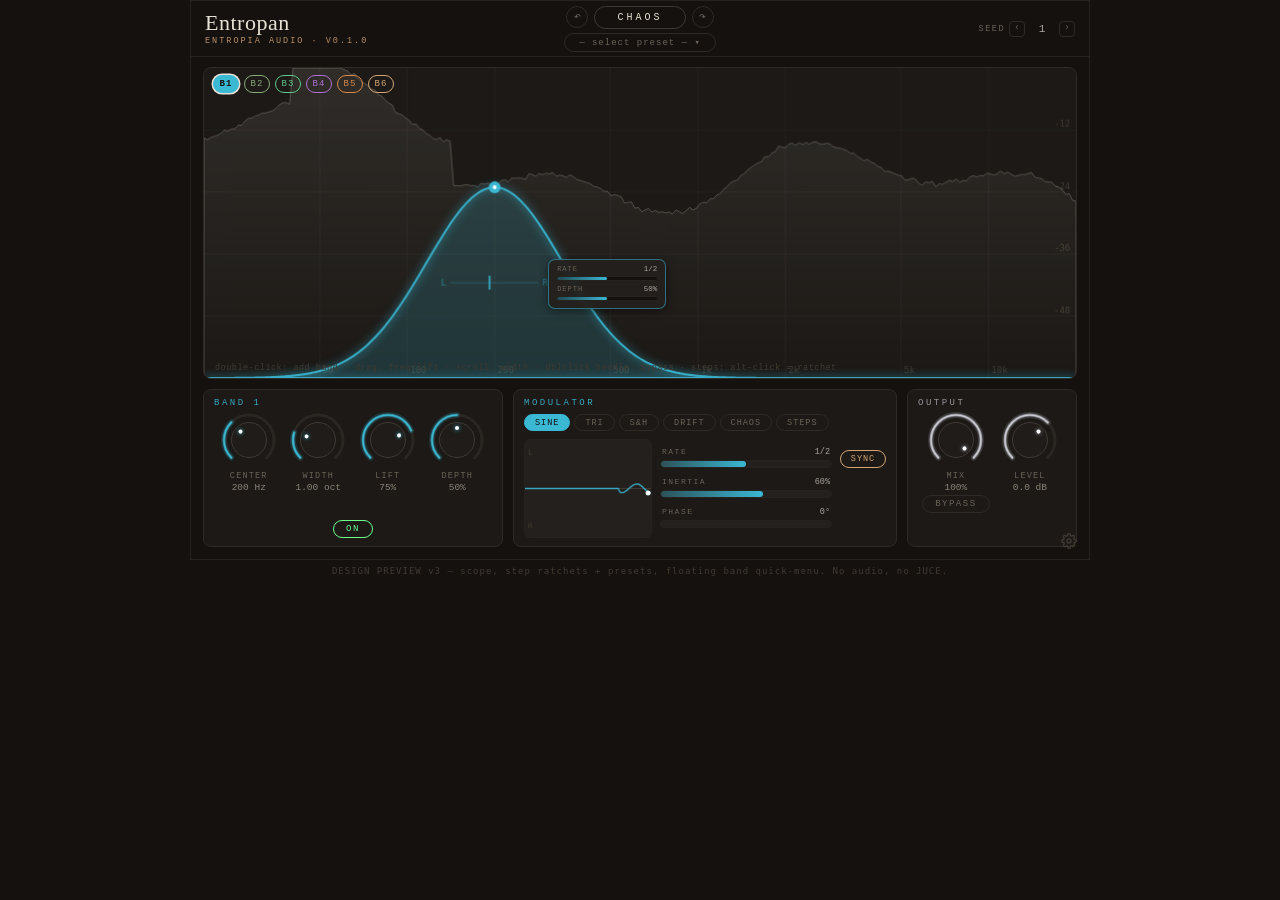
<file: plugins/Entropan/Design/v3-test.html>
<!DOCTYPE html>
<html lang="en">
<head>
<meta charset="UTF-8">
<meta name="viewport" content="width=device-width, initial-scale=1.0">
<title>Entropan — Design Preview v3</title>
<style>
  /* ─── DESIGN TOKENS — cloned from Chaosverb v1.0.18 ─── */
  :root {
    --bg-shell: #14110F;
    --bg-card: #1C1916;
    --bg-elevated: #24201D;
    --border-subtle: #2e2a25;
    --border-bright: #3e3a35;
    --border-divider: #26221F;
    --border-soft: rgba(255, 245, 230, 0.08);
    --text-primary: #E8E2D6;
    --text-secondary: #A8A29A;
    --text-dim: #6A6258;
    --text-faint: #403A32;
    --accent: #D4A574;
    --accent-bright: #E2BD96;
    --accent-glow: rgba(212, 165, 116, 0.35);
    --accent-tint: rgba(212, 165, 116, 0.08);
    --accent-muted: rgba(212, 165, 116, 0.15);
    --band-1: #3ab8d4;
    --band-2: #8aaa7a;
    --band-3: #5fc88a;
    --band-4: #b06ed4;
    --band-5: #d6884a;
    --band-6: #D4A574;
    --section-output: #c8c8d0;
    --state-success: #6bff8e;
    --state-warning: #ffb86b;
    --state-error: #ff6b6b;
    --t-fast: 120ms;
    --t-base: 200ms;
    --t-slow: 350ms;
    --ease-editorial: cubic-bezier(0.22, 1, 0.36, 1);
  }

  /* Fonts: production ships Fraunces/Montserrat/JetBrainsMono woff2 (copy from
     Chaosverb ui/public/fonts/). Preview uses system fallbacks. */

  html, body { height: 100%; margin: 0; padding: 0; }
  *, *::before, *::after { box-sizing: border-box; }

  body {
    user-select: none; -webkit-user-select: none;
    cursor: default; overflow: hidden;
    background: var(--bg-shell);
    color: var(--text-primary);
    font-family: 'JetBrains Mono', ui-monospace, 'Courier New', monospace;
    font-size: 11px;
  }

  .plugin-shell {
    width: 900px; height: 560px;
    margin: 0 auto;
    display: flex; flex-direction: column;
    background: var(--bg-shell);
    position: relative;
    border: 1px solid var(--border-divider);
  }

  /* ─── HEADER ─── */
  .header {
    height: 56px; flex: 0 0 56px;
    display: flex; align-items: center; justify-content: space-between;
    padding: 0 14px;
    border-bottom: 1px solid var(--border-divider);
  }
  .header-left { display: flex; flex-direction: column; gap: 2px; min-width: 210px; }
  .plugin-title {
    font-family: 'Fraunces', Georgia, serif;
    font-weight: 300; font-size: 22px; line-height: 1;
    color: var(--text-primary); letter-spacing: 0.5px;
  }
  .plugin-eyebrow {
    font-size: 8.5px; letter-spacing: 2px; text-transform: uppercase;
    color: var(--accent); opacity: 0.85;
  }
  .header-center { display: flex; flex-direction: column; align-items: center; gap: 4px; }
  .chaos-row { display: flex; align-items: center; gap: 6px; }
  .mutate-btn {
    font-family: inherit; font-size: 10px; letter-spacing: 3px;
    color: var(--text-primary); background: transparent;
    border: 1px solid var(--border-bright); border-radius: 14px;
    padding: 5px 22px; cursor: pointer;
    transition: all var(--t-base) var(--ease-editorial);
  }
  .mutate-btn:hover { border-color: var(--accent); color: var(--accent); box-shadow: 0 0 12px var(--accent-glow); }
  .undo-btn {
    font-family: inherit; font-size: 12px; color: var(--text-dim);
    background: transparent; border: 1px solid var(--border-subtle);
    border-radius: 50%; width: 22px; height: 22px; cursor: pointer; line-height: 1;
  }
  .undo-btn:hover { color: var(--text-secondary); border-color: var(--border-bright); }
  .preset-bar { position: relative; }
  .preset-btn {
    font-family: inherit; font-size: 9px; letter-spacing: 1px;
    color: var(--text-dim); background: transparent;
    border: 1px solid var(--border-subtle); border-radius: 10px;
    padding: 3px 14px; cursor: pointer;
  }
  .preset-btn:hover { color: var(--text-secondary); border-color: var(--border-bright); }
  .header-right { display: flex; align-items: center; gap: 14px; min-width: 210px; justify-content: flex-end; }
  .seed-box { display: flex; align-items: center; gap: 4px; }
  .seed-label { font-size: 8.5px; letter-spacing: 1.5px; color: var(--text-dim); }
  .seed-val { font-size: 11px; color: var(--text-secondary); min-width: 26px; text-align: center; }
  .seed-arrow {
    font-family: inherit; background: transparent; color: var(--text-dim);
    border: 1px solid var(--border-subtle); border-radius: 4px;
    width: 16px; height: 16px; font-size: 9px; cursor: pointer; line-height: 1; padding: 0;
  }
  .seed-arrow:hover { color: var(--accent); border-color: var(--accent); }

  /* ─── SPECTRUM ─── */
  .spectrum-wrap { flex: 1 1 auto; position: relative; margin: 10px 12px 0 12px; }
  #spectrum {
    position: absolute; inset: 0; width: 100%; height: 100%;
    background: var(--bg-card);
    border: 1px solid var(--border-subtle); border-radius: 8px;
    cursor: crosshair;
  }
  .band-chips { position: absolute; top: 8px; left: 10px; display: flex; gap: 5px; z-index: 3; }
  .band-chip {
    font-family: inherit; font-size: 9px; letter-spacing: 1px;
    width: 26px; height: 18px; border-radius: 9px; cursor: pointer;
    background: transparent; color: var(--text-faint);
    border: 1px solid var(--border-subtle);
    transition: all var(--t-fast) var(--ease-editorial);
    padding: 0;
  }
  .band-chip.on { color: var(--bg-shell); font-weight: 600; }
  .band-chip.sel { box-shadow: 0 0 0 1.5px var(--text-primary); }
  .spectrum-hint {
    position: absolute; bottom: 6px; left: 12px; z-index: 3;
    font-size: 8.5px; letter-spacing: 0.5px; color: var(--text-faint);
  }

  /* ─── BOTTOM STRIP ─── */
  .bottom {
    flex: 0 0 180px;
    min-height: 0; height: 180px;
    display: flex; gap: 10px;
    padding: 10px 12px 12px 12px;
  }
  .section-col {
    background: var(--bg-card);
    border: 1px solid var(--border-subtle); border-radius: 8px;
    padding: 8px 10px;
    display: flex; flex-direction: column;
    min-height: 0; overflow: hidden;
  }
  .section-label {
    font-size: 9px; letter-spacing: 2.5px; text-transform: uppercase;
    opacity: 0.9; margin-bottom: 4px;
  }
  .sec-band { flex: 0 0 300px; }
  .sec-mod  { flex: 1 1 auto; min-width: 0; }
  .sec-out  { flex: 0 0 170px; }
  .sec-out .section-label { color: var(--section-output); opacity: 0.7; }

  .knob-row { display: flex; justify-content: space-around; align-items: flex-start; flex: 1; }
  .knob-wrap { display: flex; flex-direction: column; align-items: center; width: 64px; cursor: ns-resize; }
  .knob-body { position: relative; width: 56px; height: 56px; }
  .knob-body canvas { position: absolute; top: 0; left: 0; width: 56px; height: 56px; }
  .knob-face {
    position: absolute; top: 10px; left: 10px; width: 36px; height: 36px;
    border-radius: 50%; background: #1f1c19;
    border: 1px solid var(--border-bright);
  }
  .knob-indicator {
    position: absolute; top: 50%; left: 50%; width: 4px; height: 4px;
    margin: -2px 0 0 -2px; border-radius: 50%; background: #fff;
  }
  .knob-label { font-size: 8.5px; letter-spacing: 1.2px; text-transform: uppercase; color: var(--text-dim); margin-top: 3px; }
  .knob-value { font-size: 9.5px; color: #8a8378; margin-top: 1px; }
  /* compact header knob: text block left, knob right, fits 56px header */
  .knob-sm { flex-direction: row-reverse; align-items: center; gap: 7px; width: auto; }
  .knob-sm .knob-body, .knob-sm .knob-body canvas { width: 40px; height: 40px; }
  .knob-sm .knob-face { top: 7px; left: 7px; width: 26px; height: 26px; }
  .knob-sm .knob-label { margin-top: 0; text-align: right; }
  .knob-sm .knob-value { margin-top: 1px; text-align: right; }
  .knob-sm .knob-text { display: flex; flex-direction: column; align-items: flex-end; }

  .toggle-btn {
    font-family: inherit; font-size: 9px; letter-spacing: 1.5px;
    background: transparent; color: var(--text-dim);
    border: 1px solid var(--border-subtle); border-radius: 10px;
    padding: 3px 12px; cursor: pointer; margin-top: 4px;
    transition: all var(--t-fast) var(--ease-editorial);
  }
  .toggle-btn.active { color: var(--state-success); border-color: var(--state-success); }
  .bypass-btn.active { color: var(--state-warning); border-color: var(--state-warning); }

  /* mode chips */
  .mode-chips { display: flex; gap: 4px; margin: 2px 0 8px 0; flex-wrap: wrap; }
  .mode-chip {
    font-family: inherit; font-size: 8.5px; letter-spacing: 1px;
    background: transparent; color: var(--text-dim);
    border: 1px solid var(--border-subtle); border-radius: 9px;
    padding: 2.5px 10px; cursor: pointer;
    transition: all var(--t-fast) var(--ease-editorial);
  }

  /* h-sliders */
  .hslider-stack { display: flex; flex-direction: column; gap: 8px; flex: 1; justify-content: center; }
  .hslider-row { display: flex; align-items: center; gap: 8px; }
  .hslider { flex: 1; height: 22px; position: relative; cursor: ew-resize; }
  .hslider .hs-label {
    position: absolute; top: -1px; left: 2px;
    font-size: 8px; letter-spacing: 1.5px; color: var(--text-dim); text-transform: uppercase;
  }
  .hslider .hs-value { position: absolute; top: -1px; right: 2px; font-size: 8.5px; color: var(--text-secondary); }
  .hslider .hs-track {
    position: absolute; left: 0; right: 0; bottom: 2px; height: 8px;
    background: var(--bg-elevated); border-radius: 4px; overflow: hidden;
    border: 1px solid var(--border-divider);
  }
  .hslider .hs-fill { position: absolute; left: 0; top: 0; bottom: 0; border-radius: 4px; }
  .hslider.disabled { opacity: 0.35; pointer-events: none; }
  .mode-toggle {
    font-family: inherit; font-size: 8.5px; letter-spacing: 1px;
    background: transparent; color: var(--text-dim);
    border: 1px solid var(--border-subtle); border-radius: 9px;
    width: 46px; padding: 3px 0; cursor: pointer;
  }
  .mode-toggle.active { color: var(--accent); border-color: var(--accent); }

  /* mod layout: scope left, content right */
  .mod-body { display: flex; gap: 8px; flex: 1; min-height: 0; }
  #scopeCanvas {
    flex: 0 0 128px; min-height: 0; height: 100%;
    border-radius: 6px; background: var(--bg-elevated);
    border: 1px solid var(--border-divider);
  }
  .mod-right { flex: 1; min-width: 0; display: flex; flex-direction: column; min-height: 0; }

  /* floating band quick-menu */
  .quick-menu {
    position: absolute; z-index: 4; display: none;
    width: 118px; padding: 5px 7px 6px 7px;
    background: rgba(36, 32, 29, 0.92);
    border: 1px solid var(--border-bright); border-radius: 7px;
    backdrop-filter: blur(2px);
    box-shadow: 0 2px 10px rgba(0,0,0,0.45);
  }
  .quick-menu.visible { display: block; }
  .qm-row { position: relative; height: 17px; cursor: ew-resize; }
  .qm-row + .qm-row { margin-top: 3px; }
  .qm-label {
    position: absolute; top: 0; left: 1px;
    font-size: 7px; letter-spacing: 1px; color: var(--text-dim); text-transform: uppercase;
  }
  .qm-value { position: absolute; top: 0; right: 1px; font-size: 7.5px; color: var(--text-secondary); }
  .qm-track {
    position: absolute; left: 0; right: 0; bottom: 1px; height: 5px;
    background: var(--bg-shell); border-radius: 3px; overflow: hidden;
    border: 1px solid var(--border-divider);
  }
  .qm-fill { position: absolute; left: 0; top: 0; bottom: 0; border-radius: 3px; }

  /* step editor */
  .step-editor { display: none; flex: 1; min-height: 0; flex-direction: column; gap: 6px; }
  .step-editor.visible { display: flex; }
  #stepCanvas { flex: 1; min-height: 0; width: 100%; border-radius: 6px; background: var(--bg-elevated); border: 1px solid var(--border-divider); cursor: crosshair; }
  .step-count-row { display: flex; align-items: center; gap: 6px; justify-content: flex-end; }
  .step-count-row span { font-size: 8.5px; letter-spacing: 1px; color: var(--text-dim); }
  .step-preset-sel {
    font-family: inherit; font-size: 8px; letter-spacing: 0.5px;
    background: var(--bg-elevated); color: var(--text-secondary);
    border: 1px solid var(--border-subtle); border-radius: 8px;
    padding: 2px 6px; cursor: pointer; margin-right: auto;
  }
  .step-save-btn {
    font-family: inherit; font-size: 8px; letter-spacing: 1px;
    background: transparent; color: var(--text-dim);
    border: 1px solid var(--border-subtle); border-radius: 8px;
    padding: 2px 8px; cursor: pointer;
  }
  .step-save-btn:hover { color: var(--accent); border-color: var(--accent); }

  /* output */
  .out-knob-row { display: flex; justify-content: space-around; align-items: flex-start; flex: 1; }
  .out-col { display: flex; flex-direction: column; align-items: center; }

  /* overlays */
  .mutation-flash {
    position: absolute; inset: 0; z-index: 10; pointer-events: none;
    background: radial-gradient(circle at 50% 12%, var(--accent-glow), transparent 60%);
    opacity: 0; transition: opacity var(--t-slow) var(--ease-editorial);
  }
  .mutation-flash.fire { opacity: 1; transition: none; }
  .bypass-dim {
    position: absolute; inset: 0; z-index: 9; pointer-events: none;
    background: rgba(20, 17, 15, 0.55); opacity: 0;
    transition: opacity var(--t-base) var(--ease-editorial);
  }
  .bypass-dim.on { opacity: 1; }

  .settings-btn {
    position: absolute; bottom: 8px; right: 10px; z-index: 5;
    width: 20px; height: 20px; padding: 2px;
    background: transparent; border: none; cursor: pointer;
    color: var(--text-faint);
  }
  .settings-btn:hover { color: var(--text-secondary); }
  .settings-btn svg { width: 100%; height: 100%; }

  .preview-note {
    text-align: center; font-size: 9px; color: var(--text-faint);
    letter-spacing: 1px; padding-top: 6px;
    font-family: ui-monospace, monospace;
  }
</style>
</head>
<body>

<div class="plugin-shell" id="pluginShell">
  <div class="mutation-flash" id="mutationFlash"></div>
  <div class="bypass-dim" id="bypassDim"></div>

  <!-- HEADER -->
  <div class="header">
    <div class="header-left">
      <div class="plugin-title">Entropan</div>
      <div class="plugin-eyebrow">Entropia Audio &middot; V0.1.0</div>
    </div>
    <div class="header-center">
      <div class="chaos-row">
        <button class="undo-btn" title="Undo">↶</button>
        <button class="mutate-btn" id="rerollBtn" title="Re-deal all random modulators">CHAOS</button>
        <button class="undo-btn" title="Redo">↷</button>
      </div>
      <div class="preset-bar">
        <button class="preset-btn">— select preset — ▾</button>
      </div>
    </div>
    <div class="header-right">
      <div class="seed-box">
        <span class="seed-label">SEED</span>
        <button class="seed-arrow" id="seedDown">‹</button>
        <span class="seed-val" id="seedVal">1</span>
        <button class="seed-arrow" id="seedUp">›</button>
      </div>
    </div>
  </div>

  <!-- SPECTRUM -->
  <div class="spectrum-wrap">
    <canvas id="spectrum"></canvas>
    <div class="band-chips" id="bandChips"></div>
    <div class="quick-menu" id="quickMenu">
      <div class="qm-row" id="qm_rate">
        <div class="qm-label">RATE</div><div class="qm-value"></div>
        <div class="qm-track"><div class="qm-fill"></div></div>
      </div>
      <div class="qm-row" id="qm_depth">
        <div class="qm-label">DEPTH</div><div class="qm-value"></div>
        <div class="qm-track"><div class="qm-fill"></div></div>
      </div>
    </div>
    <div class="spectrum-hint">double-click: add band · drag: freq/lift · scroll: width · dblclick handle: bypass · steps: alt-click = ratchet</div>
  </div>

  <!-- BOTTOM STRIP -->
  <div class="bottom">
    <div class="section-col sec-band">
      <div class="section-label" id="bandSecLabel">Band 1</div>
      <div class="knob-row">
        <div class="knob-wrap" id="knob_freq"></div>
        <div class="knob-wrap" id="knob_bwidth"></div>
        <div class="knob-wrap" id="knob_lift"></div>
        <div class="knob-wrap" id="knob_depth"></div>
      </div>
      <div style="text-align:center;"><button class="toggle-btn" id="bandOnBtn">ON</button></div>
    </div>

    <div class="section-col sec-mod">
      <div class="section-label" id="modSecLabel">Modulator</div>
      <div class="mode-chips" id="modeChips"></div>
      <div class="mod-body">
        <canvas id="scopeCanvas"></canvas>
        <div class="mod-right">
          <div class="hslider-stack" id="sliderStack">
            <div class="hslider-row">
              <div class="hslider" id="hs_rate"></div>
              <button class="mode-toggle" id="syncToggle">SYNC</button>
            </div>
            <div class="hslider-row">
              <div class="hslider" id="hs_inertia"></div>
              <div style="width:46px;"></div>
            </div>
            <div class="hslider-row">
              <div class="hslider" id="hs_phase"></div>
              <div style="width:46px;"></div>
            </div>
          </div>
          <div class="step-editor" id="stepEditor">
            <canvas id="stepCanvas"></canvas>
            <div class="step-count-row">
              <select class="step-preset-sel" id="stepPresetSel"></select>
              <button class="step-save-btn" id="stepSaveBtn" title="Save current pattern as preset">SAVE</button>
              <span>STEPS</span>
              <button class="seed-arrow" id="stepDown">−</button>
              <span class="seed-val" id="stepCount">8</span>
              <button class="seed-arrow" id="stepUp">+</button>
            </div>
          </div>
        </div>
      </div>
    </div>

    <div class="section-col sec-out">
      <div class="section-label">Output</div>
      <div class="out-knob-row">
        <div class="out-col">
          <div class="knob-wrap" id="knob_mix"></div>
          <button class="toggle-btn bypass-btn" id="bypassBtn" style="margin-top:2px;">BYPASS</button>
        </div>
        <div class="knob-wrap" id="knob_output"></div>
      </div>
    </div>
  </div>

  <button class="settings-btn" title="Settings">
    <svg viewBox="0 0 24 24" fill="none" stroke="currentColor" stroke-width="2"><circle cx="12" cy="12" r="3"/><path d="M19.4 15a1.65 1.65 0 0 0 .33 1.82l.06.06a2 2 0 1 1-2.83 2.83l-.06-.06a1.65 1.65 0 0 0-1.82-.33 1.65 1.65 0 0 0-1 1.51V21a2 2 0 0 1-4 0v-.09A1.65 1.65 0 0 0 9 19.4a1.65 1.65 0 0 0-1.82.33l-.06.06a2 2 0 1 1-2.83-2.83l.06-.06a1.65 1.65 0 0 0 .33-1.82 1.65 1.65 0 0 0-1.51-1H3a2 2 0 0 1 0-4h.09A1.65 1.65 0 0 0 4.6 9a1.65 1.65 0 0 0-.33-1.82l-.06-.06a2 2 0 1 1 2.83-2.83l.06.06a1.65 1.65 0 0 0 1.82.33H9a1.65 1.65 0 0 0 1-1.51V3a2 2 0 0 1 4 0v.09a1.65 1.65 0 0 0 1 1.51 1.65 1.65 0 0 0 1.82-.33l.06-.06a2 2 0 1 1 2.83 2.83l-.06.06a1.65 1.65 0 0 0-.33 1.82V9a1.65 1.65 0 0 0 1.51 1H21a2 2 0 0 1 0 4h-.09a1.65 1.65 0 0 0-1.51 1z"/></svg>
  </button>
</div>
<div class="preview-note">DESIGN PREVIEW v3 — scope, step ratchets + presets, floating band quick-menu. No audio, no JUCE.</div>

<script>
"use strict";
/* Preview-only script. Production JS lives in Source/ui/public/ and binds to
   window.__JUCE__ state. All DOM built with createElement (no innerHTML). */
const DPR = window.devicePixelRatio || 1;
const BAND_COLORS = ["#3ab8d4", "#8aaa7a", "#5fc88a", "#b06ed4", "#d6884a", "#D4A574"];
const MODES = ["SINE", "TRI", "S&H", "DRIFT", "CHAOS", "STEPS"];
const DIVS = ["1/16", "1/8", "1/4", "1/2", "1 BAR", "2 BAR", "4 BAR"];
const DIV_HZ = [8, 4, 2, 1, 0.5, 0.25, 0.125]; // 120 bpm sim
const FMIN = 20, FMAX = 20000;

/* ─── STATE (preview stand-in for APVTS) ─── */
const state = {
  seed: 1, mix: 100, output: 0, bypass: false,
  selected: 0,
  bands: [200, 500, 1000, 2000, 5000, 10000].map((f, i) => ({
    on: i === 0, configured: i === 0, freq: f, widthOct: 1.0, lift: 75, depth: 50,
    mode: 0, rate: 0.5, sync: true, div: 3, inertia: 60, phase: 0,
    stepCount: 8, steps: Array.from({ length: 16 }, (_, k) => ({ v: Math.sin(k / 16 * Math.PI * 2), len: 1 })),
    pan: 0, target: 0, phi: Math.random(),
    lz: { x: 0.1 + i * 0.03, y: 0, z: 0 }, lastDeal: -1,
    driftA: Math.random() * 100
  }))
};

/* ─── HELPERS ─── */
const fx = f => Math.log(f / FMIN) / Math.log(FMAX / FMIN);
const xf = x => FMIN * Math.pow(FMAX / FMIN, x);
const clamp = (v, a, b) => Math.min(b, Math.max(a, v));
const fmtHz = f => f >= 1000 ? (f / 1000).toFixed(f < 10000 ? 1 : 0) + " kHz" : Math.round(f) + " Hz";
const div_ = (cls) => { const d = document.createElement("div"); if (cls) d.className = cls; return d; };

/* ─── KNOB FACTORY (Chaosverb buildKnob clone, preview edition) ─── */
function drawKnobArc(canvas, norm, color, sizePx) {
  const ctx = canvas.getContext("2d");
  const S = sizePx * DPR;
  if (canvas.width !== S) { canvas.width = S; canvas.height = S; }
  ctx.clearRect(0, 0, S, S);
  const c = S / 2, r = S / 2 - 3 * DPR;
  const a0 = Math.PI * 0.75, a1 = Math.PI * 2.25, av = a0 + norm * (a1 - a0);
  ctx.lineCap = "round";
  ctx.strokeStyle = "#2a2622"; ctx.lineWidth = 3 * DPR;
  ctx.beginPath(); ctx.arc(c, c, r, a0, a1); ctx.stroke();
  [[6, 0.18], [3, 0.45], [1.6, 1]].forEach(([w, al]) => {
    ctx.strokeStyle = color; ctx.globalAlpha = al; ctx.lineWidth = w * DPR;
    ctx.beginPath(); ctx.arc(c, c, r, a0, av); ctx.stroke();
  });
  ctx.globalAlpha = 1;
}

function makeKnob(containerId, label, opts) {
  const el = document.getElementById(containerId);
  const small = el.classList.contains("knob-sm");
  const size = small ? 44 : 56;

  const body = div_("knob-body");
  const canvas = document.createElement("canvas");
  const face = div_("knob-face");
  const ind = div_("knob-indicator");
  face.appendChild(ind);
  body.appendChild(canvas); body.appendChild(face);
  const labelEl = div_("knob-label"); labelEl.textContent = label;
  const val = div_("knob-value");
  if (small) {
    const text = div_("knob-text");
    text.appendChild(labelEl); text.appendChild(val);
    el.appendChild(body); el.appendChild(text);
  } else {
    el.appendChild(body); el.appendChild(labelEl); el.appendChild(val);
  }

  const k = {
    el, opts, color: opts.color,
    refresh() {
      const norm = (opts.get() - opts.min) / (opts.max - opts.min);
      drawKnobArc(canvas, norm, k.color, size);
      const rot = -135 + norm * 270;
      ind.style.transform = `rotate(${rot}deg) translateY(-${small ? 9 : 12}px)`;
      ind.style.boxShadow = `0 0 4px ${k.color}`;
      val.textContent = opts.fmt(opts.get());
    }
  };
  let dragY = null, dragV = null;
  el.addEventListener("mousedown", e => { dragY = e.clientY; dragV = opts.get(); e.preventDefault(); });
  window.addEventListener("mousemove", e => {
    if (dragY === null) return;
    const fine = e.shiftKey ? 0.2 : 1;
    const nv = dragV + (dragY - e.clientY) / 140 * (opts.max - opts.min) * fine;
    opts.set(clamp(nv, opts.min, opts.max)); k.refresh();
  });
  window.addEventListener("mouseup", () => dragY = null);
  el.addEventListener("dblclick", () => { opts.set(opts.def); k.refresh(); });
  k.refresh();
  return k;
}

/* ─── H-SLIDER FACTORY ─── */
function makeHSlider(id, label, opts) {
  const el = document.getElementById(id);
  const labelEl = div_("hs-label"); labelEl.textContent = label;
  const val = div_("hs-value");
  const track = div_("hs-track");
  const fill = div_("hs-fill");
  track.appendChild(fill);
  el.appendChild(labelEl); el.appendChild(val); el.appendChild(track);

  const s = {
    el, color: opts.color,
    refresh() {
      const norm = (opts.get() - opts.min) / (opts.max - opts.min);
      fill.style.width = (norm * 100) + "%";
      fill.style.background = `linear-gradient(90deg, ${s.color}55, ${s.color})`;
      val.textContent = opts.fmt(opts.get());
    }
  };
  let drag = false;
  const setFromX = e => {
    const r = track.getBoundingClientRect();
    const norm = clamp((e.clientX - r.left) / r.width, 0, 1);
    opts.set(opts.min + norm * (opts.max - opts.min)); s.refresh();
  };
  el.addEventListener("mousedown", e => { drag = true; setFromX(e); });
  window.addEventListener("mousemove", e => drag && setFromX(e));
  window.addEventListener("mouseup", () => drag = false);
  s.refresh();
  return s;
}

/* ─── SELECTED-BAND BINDING ─── */
const B = () => state.bands[state.selected];
const bandColor = () => BAND_COLORS[state.selected];

const knobFreq = makeKnob("knob_freq", "CENTER", {
  min: 0, max: 1, def: fx(1000), color: bandColor(),
  get: () => fx(B().freq), set: v => B().freq = xf(v), fmt: () => fmtHz(B().freq)
});
const knobWidth = makeKnob("knob_bwidth", "WIDTH", {
  min: 0.1, max: 4, def: 1, color: bandColor(),
  get: () => B().widthOct, set: v => B().widthOct = v, fmt: v => v.toFixed(2) + " oct"
});
const knobLift = makeKnob("knob_lift", "LIFT", {
  min: 0, max: 100, def: 100, color: bandColor(),
  get: () => B().lift, set: v => B().lift = v, fmt: v => Math.round(v) + "%"
});
const knobDepth = makeKnob("knob_depth", "DEPTH", {
  min: 0, max: 100, def: 50, color: bandColor(),
  get: () => B().depth, set: v => B().depth = v, fmt: v => Math.round(v) + "%"
});
const knobMix = makeKnob("knob_mix", "MIX", {
  min: 0, max: 100, def: 100, color: "#c8c8d0",
  get: () => state.mix, set: v => state.mix = v, fmt: v => Math.round(v) + "%"
});
const knobOut = makeKnob("knob_output", "LEVEL", {
  min: -24, max: 12, def: 0, color: "#c8c8d0",
  get: () => state.output, set: v => state.output = v, fmt: v => v.toFixed(1) + " dB"
});

const hsRate = makeHSlider("hs_rate", "RATE", {
  min: 0, max: 1, color: bandColor(),
  get: () => B().sync ? B().div / (DIVS.length - 1) : Math.log(B().rate / 0.02) / Math.log(8 / 0.02),
  set: v => { if (B().sync) B().div = Math.round(v * (DIVS.length - 1)); else B().rate = 0.02 * Math.pow(8 / 0.02, v); },
  fmt: () => B().sync ? DIVS[B().div] : B().rate.toFixed(2) + " Hz"
});
const hsInertia = makeHSlider("hs_inertia", "INERTIA", {
  min: 0, max: 100, color: bandColor(),
  get: () => B().inertia, set: v => B().inertia = v, fmt: v => Math.round(v) + "%"
});
const hsPhase = makeHSlider("hs_phase", "PHASE", {
  min: 0, max: 360, color: bandColor(),
  get: () => B().phase, set: v => B().phase = v, fmt: v => Math.round(v) + "°"
});

/* ─── MODE CHIPS / BAND CHIPS / TOGGLES ─── */
const modeChipsEl = document.getElementById("modeChips");
MODES.forEach((m, i) => {
  const b = document.createElement("button");
  b.className = "mode-chip"; b.textContent = m;
  b.onclick = () => { B().mode = i; refreshPanels(); };
  modeChipsEl.appendChild(b);
});
const bandChipsEl = document.getElementById("bandChips");
for (let i = 0; i < 6; i++) {
  const b = document.createElement("button");
  b.className = "band-chip"; b.textContent = "B" + (i + 1);
  b.onclick = e => {
    if (e.altKey) { state.bands[i].on = !state.bands[i].on; if (state.bands[i].on) state.bands[i].configured = true; }
    else state.selected = i;
    refreshPanels();
  };
  b.ondblclick = () => { state.bands[i].on = true; state.bands[i].configured = true; state.selected = i; refreshPanels(); };
  bandChipsEl.appendChild(b);
}

document.getElementById("syncToggle").onclick = () => { B().sync = !B().sync; refreshPanels(); };
document.getElementById("bandOnBtn").onclick = () => { B().on = !B().on; if (B().on) B().configured = true; refreshPanels(); };
document.getElementById("bypassBtn").onclick = e => {
  state.bypass = !state.bypass;
  e.target.classList.toggle("active", state.bypass);
  document.getElementById("bypassDim").classList.toggle("on", state.bypass);
};
document.getElementById("rerollBtn").onclick = () => {
  state.bands.forEach(b => {
    b.driftA = Math.random() * 100;
    b.target = Math.random() * 2 - 1;
    b.lz.x = Math.random() * 0.4 - 0.2; b.lz.y = 0; b.lz.z = 0;
    b.lastDeal = -1;
  });
  const f = document.getElementById("mutationFlash");
  f.classList.add("fire");
  setTimeout(() => f.classList.remove("fire"), 60);
};
document.getElementById("seedUp").onclick = () => { state.seed = Math.min(128, state.seed + 1); document.getElementById("seedVal").textContent = state.seed; };
document.getElementById("seedDown").onclick = () => { state.seed = Math.max(1, state.seed - 1); document.getElementById("seedVal").textContent = state.seed; };
document.getElementById("stepUp").onclick = () => { B().stepCount = Math.min(16, B().stepCount + 1); refreshPanels(); };
document.getElementById("stepDown").onclick = () => { B().stepCount = Math.max(2, B().stepCount - 1); refreshPanels(); };

/* ─── PANEL REFRESH ─── */
function refreshPanels() {
  const c = bandColor(), b = B();
  const bandLabel = document.getElementById("bandSecLabel");
  bandLabel.textContent = "Band " + (state.selected + 1);
  bandLabel.style.color = c;
  document.getElementById("modSecLabel").style.color = c;
  [knobFreq, knobWidth, knobLift, knobDepth].forEach(k => { k.color = c; k.refresh(); });
  [hsRate, hsInertia, hsPhase].forEach(s => { s.color = c; s.refresh(); });
  document.querySelectorAll(".mode-chip").forEach((el, i) => {
    const on = i === b.mode;
    el.style.color = on ? "#14110F" : "";
    el.style.background = on ? c : "";
    el.style.borderColor = on ? c : "";
  });
  document.querySelectorAll(".band-chip").forEach((el, i) => {
    const bb = state.bands[i];
    el.classList.toggle("on", bb.on);
    el.classList.toggle("sel", i === state.selected);
    el.style.background = bb.on ? BAND_COLORS[i] : "transparent";
    el.style.borderColor = BAND_COLORS[i];
    el.style.color = bb.on ? "#14110F" : BAND_COLORS[i];
  });
  const onBtn = document.getElementById("bandOnBtn");
  onBtn.classList.toggle("active", b.on);
  onBtn.textContent = b.on ? "ON" : "OFF";
  document.getElementById("syncToggle").classList.toggle("active", b.sync);
  hsPhase.el.classList.toggle("disabled", b.mode >= 2 && b.mode <= 4);
  document.getElementById("sliderStack").style.display = b.mode === 5 ? "none" : "flex";
  document.getElementById("stepEditor").classList.toggle("visible", b.mode === 5);
  document.getElementById("stepCount").textContent = b.stepCount;
}

/* ─── STEP EDITOR ─── */
const stepCanvas = document.getElementById("stepCanvas");
function drawSteps() {
  const b = B(), r = stepCanvas.getBoundingClientRect();
  if (r.width === 0) return;
  const W = Math.round(r.width * DPR), H = Math.round(r.height * DPR);
  if (stepCanvas.width !== W) { stepCanvas.width = W; stepCanvas.height = H; }
  const ctx = stepCanvas.getContext("2d");
  ctx.clearRect(0, 0, W, H);
  ctx.strokeStyle = "#3e3a35"; ctx.lineWidth = DPR;
  ctx.beginPath(); ctx.moveTo(0, H / 2); ctx.lineTo(W, H / 2); ctx.stroke();
  const n = b.stepCount, total = stepTotal(b), c = bandColor();
  const activeStep = b.on ? stepIndexAt(b, (simClock * simRateHz(b)) + b.phase / 360) : -1;
  let x = 0;
  for (let i = 0; i < n; i++) {
    const st = b.steps[i], bw = st.len / total * W;
    const y0 = H / 2, y1 = H / 2 - st.v * (H / 2 - 4 * DPR);
    ctx.fillStyle = c + (i === activeStep ? "cc" : "59");
    ctx.fillRect(x + 2 * DPR, Math.min(y0, y1), Math.max(bw - 4 * DPR, DPR), Math.abs(y1 - y0) || DPR);
    // ratchet marker: sub-length steps get a dotted top edge
    if (st.len < 1) {
      ctx.fillStyle = c + "ee";
      const marks = st.len === 0.5 ? 2 : 4;
      for (let m = 0; m < marks; m++)
        ctx.fillRect(x + 2 * DPR + m * (bw - 4 * DPR) / marks, 2 * DPR, Math.max((bw - 4 * DPR) / marks - 2 * DPR, DPR), 2 * DPR);
    }
    x += bw;
  }
}
let stepDrag = false;
const stepAtX = (b, xNorm) => stepIndexAt(b, clamp(xNorm, 0, 0.9999));
const paintStep = e => {
  const b = B(), r = stepCanvas.getBoundingClientRect();
  const i = stepAtX(b, (e.clientX - r.left) / r.width);
  b.steps[i].v = clamp(-((e.clientY - r.top) / r.height * 2 - 1), -1, 1);
};
stepCanvas.addEventListener("mousedown", e => {
  if (e.altKey) { // ratchet: divide step 1 → 1/2 → 1/4 → back
    const b = B(), r = stepCanvas.getBoundingClientRect();
    const i = stepAtX(b, (e.clientX - r.left) / r.width);
    const st = b.steps[i];
    st.len = st.len === 1 ? 0.5 : st.len === 0.5 ? 0.25 : 1;
    return;
  }
  stepDrag = true; paintStep(e);
});
window.addEventListener("mousemove", e => stepDrag && paintStep(e));
window.addEventListener("mouseup", () => stepDrag = false);

/* ─── STEP PRESETS (factory + user via localStorage in preview; plugin: ValueTree/file) ─── */
const STEP_FACTORY = {
  "Ramp Up":   n => Array.from({length: n}, (_, k) => ({ v: -1 + 2 * k / (n - 1), len: 1 })),
  "Ramp Down": n => Array.from({length: n}, (_, k) => ({ v: 1 - 2 * k / (n - 1), len: 1 })),
  "Pyramid":   n => Array.from({length: n}, (_, k) => ({ v: 1 - 4 * Math.abs(k / (n - 1) - 0.5), len: 1 })),
  "Ping-Pong": n => Array.from({length: n}, (_, k) => ({ v: k % 2 ? 1 : -1, len: 1 })),
  "Ratchet LR": n => Array.from({length: n}, (_, k) => ({ v: k % 2 ? 1 : -1, len: k % 4 === 3 ? 0.25 : 1 })),
};
const stepPresetSel = document.getElementById("stepPresetSel");
function userStepPresets() { try { return JSON.parse(localStorage.getItem("entropanStepPresets") || "{}"); } catch { return {}; } }
function refreshStepPresetList() {
  while (stepPresetSel.firstChild) stepPresetSel.removeChild(stepPresetSel.firstChild);
  const mk = (label, val, dis) => { const o = document.createElement("option"); o.textContent = label; o.value = val; if (dis) o.disabled = true; stepPresetSel.appendChild(o); };
  mk("— pattern —", "", true);
  Object.keys(STEP_FACTORY).forEach(k => mk(k, "f:" + k));
  Object.keys(userStepPresets()).forEach(k => mk("★ " + k, "u:" + k));
  stepPresetSel.value = "";
}
stepPresetSel.addEventListener("change", () => {
  const b = B(), v = stepPresetSel.value;
  if (!v) return;
  if (v.startsWith("f:")) b.steps = STEP_FACTORY[v.slice(2)](b.stepCount).concat(b.steps.slice(b.stepCount));
  else {
    const pat = userStepPresets()[v.slice(2)];
    if (pat) { b.stepCount = pat.length; b.steps = pat.map(x => ({ v: x.v, len: x.len })).concat(Array.from({length: 16 - pat.length}, () => ({ v: 0, len: 1 }))); }
  }
  refreshPanels();
});
document.getElementById("stepSaveBtn").addEventListener("click", () => {
  const name = prompt("Preset name:");
  if (!name) return;
  const b = B(), all = userStepPresets();
  all[name] = b.steps.slice(0, b.stepCount).map(x => ({ v: x.v, len: x.len }));
  localStorage.setItem("entropanStepPresets", JSON.stringify(all));
  refreshStepPresetList();
});
refreshStepPresetList();

/* ─── SPECTRUM CANVAS ─── */
const spec = document.getElementById("spectrum");
function sizeSpectrum() {
  const r = spec.getBoundingClientRect();
  spec.width = Math.round(r.width * DPR);
  spec.height = Math.round(r.height * DPR);
}
window.addEventListener("resize", sizeSpectrum);

/* fake analyzer: pink slope + moving bumps */
const anaBins = 256;
const ana = new Float32Array(anaBins).fill(-60);
function tickAnalyzer(t) {
  for (let i = 0; i < anaBins; i++) {
    const x = i / anaBins;
    const f = xf(x);
    const db = -14 - 12 * x
      + 6 * Math.sin(x * 9 + t * 0.7)
      + 4 * Math.sin(x * 23 - t * 1.3)
      + (Math.random() - 0.5) * 3
      + (f > 40 && f < 140 ? 8 : 0);
    ana[i] += (db - ana[i]) * 0.18;
  }
}

function bellY(b, x) {
  // bell height = LIFT (extraction amount), not depth
  const sigma = (b.widthOct / 2) / Math.log2(FMAX / FMIN) * 2.2;
  const d = (x - fx(b.freq)) / sigma;
  return Math.exp(-d * d) * (b.lift / 100);
}

function drawSpectrum(t) {
  const ctx = spec.getContext("2d"), W = spec.width, H = spec.height;
  ctx.clearRect(0, 0, W, H);

  // grid
  ctx.strokeStyle = "#26221F"; ctx.lineWidth = DPR;
  ctx.fillStyle = "#403A32"; ctx.font = `${9 * DPR}px ui-monospace, monospace`;
  [50, 100, 200, 500, 1000, 2000, 5000, 10000].forEach(f => {
    const x = fx(f) * W;
    ctx.beginPath(); ctx.moveTo(x, 0); ctx.lineTo(x, H); ctx.stroke();
    ctx.fillText(f >= 1000 ? (f / 1000) + "k" : String(f), x + 3 * DPR, H - 5 * DPR);
  });
  for (let db = -48; db < 0; db += 12) {
    const y = (db / -60) * H;
    ctx.beginPath(); ctx.moveTo(0, y); ctx.lineTo(W, y); ctx.stroke();
    ctx.fillText(String(db), W - 22 * DPR, y - 3 * DPR);
  }

  // analyzer fill
  ctx.beginPath(); ctx.moveTo(0, H);
  for (let i = 0; i < anaBins; i++) {
    const x = i / (anaBins - 1) * W;
    const y = clamp(-ana[i] / 60, 0, 1) * H;
    ctx.lineTo(x, y);
  }
  ctx.lineTo(W, H); ctx.closePath();
  const g = ctx.createLinearGradient(0, 0, 0, H);
  g.addColorStop(0, "rgba(232,226,214,0.10)"); g.addColorStop(1, "rgba(232,226,214,0.0)");
  ctx.fillStyle = g; ctx.fill();
  ctx.strokeStyle = "rgba(232,226,214,0.25)"; ctx.lineWidth = DPR; ctx.stroke();

  // bells — disabled band draws as dimmed ghost (visible, "off vibe")
  state.bands.forEach((b, bi) => {
    if (!b.configured && !b.on) return; // never-touched slot: invisible
    const c = BAND_COLORS[bi], sel = bi === state.selected, ghost = !b.on;
    const topH = H * 0.82;
    ctx.beginPath(); ctx.moveTo(0, H);
    for (let px = 0; px <= W; px += 2 * DPR) {
      ctx.lineTo(px, H - bellY(b, px / W) * topH);
    }
    ctx.lineTo(W, H); ctx.closePath();
    ctx.fillStyle = c + (ghost ? "0f" : "2e"); ctx.fill();
    ctx.strokeStyle = c + (ghost ? (sel ? "66" : "45") : (sel ? "ee" : "99"));
    ctx.lineWidth = (sel ? 2 : 1.4) * DPR;
    if (sel && !ghost) { ctx.shadowColor = c; ctx.shadowBlur = 8 * DPR; }
    if (ghost) ctx.setLineDash([5 * DPR, 4 * DPR]);
    ctx.stroke(); ctx.shadowBlur = 0; ctx.setLineDash([]);

    // apex handle (bell height = lift)
    const hx = fx(b.freq) * W, hy = H - (b.lift / 100) * topH;
    ctx.beginPath(); ctx.arc(hx, hy, (sel ? 6 : 4.5) * DPR, 0, 7);
    ctx.fillStyle = c + (ghost ? "55" : "ff"); ctx.fill();
    ctx.beginPath(); ctx.arc(hx, hy, 2 * DPR, 0, 7);
    ctx.fillStyle = ghost ? "#88837a" : "#fff"; ctx.fill();

    if (ghost) return; // no pan trace / L-R on bypassed band

    // pan trace inside bell (amplitude = pan · MIX master)
    const half = (b.widthOct / 2) / Math.log2(FMAX / FMIN);
    const cx = fx(b.freq), pan = b.pan * (state.mix / 100);
    const px2 = clamp(cx + pan * half, 0, 1) * W;
    const py = H - (b.lift / 100) * topH * 0.5;
    ctx.strokeStyle = c + "cc"; ctx.lineWidth = 2 * DPR;
    ctx.beginPath(); ctx.moveTo(px2, py - 7 * DPR); ctx.lineTo(px2, py + 7 * DPR); ctx.stroke();
    ctx.strokeStyle = c + "44"; ctx.lineWidth = DPR;
    ctx.beginPath();
    ctx.moveTo(clamp(cx - half, 0, 1) * W, py); ctx.lineTo(clamp(cx + half, 0, 1) * W, py);
    ctx.stroke();
    if (sel) {
      ctx.fillStyle = c + "88";
      ctx.fillText("L", clamp(cx - half, 0, 1) * W - 10 * DPR, py + 3 * DPR);
      ctx.fillText("R", clamp(cx + half, 0, 1) * W + 4 * DPR, py + 3 * DPR);
    }
  });
}

/* spectrum gestures */
let dragBand = -1;
function bandAt(e) {
  const r = spec.getBoundingClientRect();
  const x = (e.clientX - r.left) / r.width, y = (e.clientY - r.top) / r.height;
  let best = -1, bd = 0.05;
  state.bands.forEach((b, i) => {
    if (!b.on && !b.configured) return; // ghosts are hittable
    const hx = fx(b.freq), hy = 1 - (b.lift / 100) * 0.82;
    const d = Math.hypot(x - hx, y - hy);
    if (d < bd) { bd = d; best = i; }
  });
  return best;
}
spec.addEventListener("mousedown", e => {
  const hit = bandAt(e);
  if (hit >= 0) { dragBand = hit; state.selected = hit; refreshPanels(); }
});
window.addEventListener("mousemove", e => {
  if (dragBand < 0) return;
  const r = spec.getBoundingClientRect();
  const b = state.bands[dragBand];
  b.freq = xf(clamp((e.clientX - r.left) / r.width, 0, 1));
  b.lift = clamp((1 - (e.clientY - r.top) / r.height) / 0.82 * 100, 0, 100);
  knobFreq.refresh(); knobLift.refresh();
});
window.addEventListener("mouseup", () => dragBand = -1);
spec.addEventListener("dblclick", e => {
  const hit = bandAt(e);
  if (hit >= 0) { // toggle: active -> ghost (off vibe), ghost -> re-enable
    const bh = state.bands[hit];
    bh.on = !bh.on; if (bh.on) bh.configured = true;
    state.selected = hit; refreshPanels(); return;
  }
  const free = state.bands.findIndex(b => !b.on && !b.configured);
  if (free < 0) return;
  const r = spec.getBoundingClientRect();
  const b = state.bands[free];
  b.on = true; b.configured = true;
  b.freq = xf(clamp((e.clientX - r.left) / r.width, 0, 1));
  b.lift = clamp((1 - (e.clientY - r.top) / r.height) / 0.82 * 100, 0, 100);
  state.selected = free;
  refreshPanels();
});
spec.addEventListener("wheel", e => {
  const hit = bandAt(e);
  const i = hit >= 0 ? hit : state.selected;
  const b = state.bands[i];
  b.widthOct = clamp(b.widthOct - Math.sign(e.deltaY) * 0.1, 0.1, 4);
  knobWidth.refresh();
  e.preventDefault();
}, { passive: false });

/* steps helpers: weighted durations (ratchets). len ∈ 1, 0.5, 0.25 of base interval */
function stepTotal(b) { let t = 0; for (let i = 0; i < b.stepCount; i++) t += b.steps[i].len; return t; }
function stepIndexAt(b, cyclePos) { // cyclePos 0..1 → step index
  const total = stepTotal(b);
  let x = ((cyclePos % 1) + 1) % 1 * total;
  for (let i = 0; i < b.stepCount; i++) { x -= b.steps[i].len; if (x < 0) return i; }
  return b.stepCount - 1;
}
function stepValueAt(b, cyclePos) { return b.steps[stepIndexAt(b, cyclePos)].v; }

/* ─── MODULATOR SIMULATION (visual only) ─── */
let simClock = 0, lastT = performance.now();
function simRateHz(b) { return b.sync ? DIV_HZ[b.div] : b.rate; }
function rnd(seed) { const s = Math.sin(seed * 127.1) * 43758.5453; return s - Math.floor(s); }

function tickMods(dt) {
  state.bands.forEach((b, i) => {
    if (!b.on) { b.pan = 0; return; }
    const f = simRateHz(b);
    b.phi = (b.phi + f * dt) % 1;
    const ph = (b.phi + b.phase / 360) % 1;
    switch (b.mode) {
      case 0: b.target = Math.sin(ph * Math.PI * 2); break;
      case 1: b.target = 1 - 4 * Math.abs(ph - 0.5); break;
      case 2: {
        const cell = Math.floor(simClock * f);
        if (cell !== b.lastDeal) { b.lastDeal = cell; b.target = rnd(cell * 6 + i + state.seed + b.driftA) * 2 - 1; }
        break;
      }
      case 3: {
        const tt = simClock * f, c0 = Math.floor(tt), fr = tt - c0;
        const a = rnd(c0 * 6 + i + state.seed + b.driftA) * 2 - 1;
        const bb = rnd((c0 + 1) * 6 + i + state.seed + b.driftA) * 2 - 1;
        const sm = fr * fr * (3 - 2 * fr);
        b.target = a + (bb - a) * sm; break;
      }
      case 4: {
        const s = 10, r = 28, be = 8 / 3, sc = Math.min(0.02, dt * f * 1.2);
        const { x, y, z } = b.lz;
        b.lz.x = x + s * (y - x) * sc;
        b.lz.y = y + (x * (r - z) - y) * sc;
        b.lz.z = z + (x * y - be * z) * sc;
        if (!isFinite(b.lz.x)) { b.lz = { x: 0.1, y: 0, z: 0 }; }
        b.target = clamp(b.lz.x / 18, -1, 1); break;
      }
      case 5: {
        b.target = stepValueAt(b, ((simClock * f) + b.phase / 360)); break;
      }
    }
    const slewT = 0.004 + Math.pow(b.inertia / 100, 2.2) * 2.0;
    const k = 1 - Math.exp(-dt / slewT);
    b.pan += (b.target * (b.depth / 100) - b.pan) * k;
  });
}

/* ─── SCOPE (oscilloscope of selected band's modulation) ─── */
const scopeCanvas = document.getElementById("scopeCanvas");
const SCOPE_N = 240;
let scopeBuf = new Float32Array(SCOPE_N); // ring of selected band pan (post-inertia)
let scopeHead = 0, scopeBand = 0;
function pushScope() {
  if (scopeBand !== state.selected) { scopeBuf.fill(0); scopeBand = state.selected; }
  const b = B();
  scopeBuf[scopeHead] = b.on ? b.pan * (state.mix / 100) : 0;
  scopeHead = (scopeHead + 1) % SCOPE_N;
}
function drawScope() {
  const r = scopeCanvas.getBoundingClientRect();
  if (r.width === 0) return;
  const W = Math.round(r.width * DPR), H = Math.round(r.height * DPR);
  if (scopeCanvas.width !== W) { scopeCanvas.width = W; scopeCanvas.height = H; }
  const ctx = scopeCanvas.getContext("2d"), c = bandColor(), b = B();
  ctx.clearRect(0, 0, W, H);
  // center line (C) + L/R rails
  ctx.strokeStyle = "#3e3a35"; ctx.lineWidth = DPR;
  ctx.beginPath(); ctx.moveTo(0, H / 2); ctx.lineTo(W, H / 2); ctx.stroke();
  ctx.strokeStyle = "#26221F";
  [0.12, 0.88].forEach(fy => { ctx.beginPath(); ctx.moveTo(0, fy * H); ctx.lineTo(W, fy * H); ctx.stroke(); });
  ctx.fillStyle = "#403A32"; ctx.font = `${7.5 * DPR}px ui-monospace, monospace`;
  ctx.fillText("L", 3 * DPR, 0.12 * H + 3 * DPR);
  ctx.fillText("R", 3 * DPR, 0.88 * H + 3 * DPR);
  // waveform: newest at right
  ctx.strokeStyle = c + (b.on ? "dd" : "44"); ctx.lineWidth = 1.5 * DPR;
  ctx.beginPath();
  for (let i = 0; i < SCOPE_N; i++) {
    const v = scopeBuf[(scopeHead + i) % SCOPE_N];
    const x = i / (SCOPE_N - 1) * W;
    const y = H / 2 - v * (H * 0.38);
    i ? ctx.lineTo(x, y) : ctx.moveTo(x, y);
  }
  ctx.stroke();
  // live dot
  const last = scopeBuf[(scopeHead + SCOPE_N - 1) % SCOPE_N];
  ctx.beginPath(); ctx.arc(W - 3 * DPR, H / 2 - last * H * 0.38, 2.5 * DPR, 0, 7);
  ctx.fillStyle = b.on ? "#fff" : "#88837a"; ctx.fill();
}

/* ─── FLOATING QUICK-MENU (selected band: rate + depth) ─── */
const quickMenu = document.getElementById("quickMenu");
const qmRate = document.getElementById("qm_rate");
const qmDepth = document.getElementById("qm_depth");
function qmRefreshRow(row, norm, text, color) {
  row.querySelector(".qm-fill").style.width = (norm * 100) + "%";
  row.querySelector(".qm-fill").style.background = `linear-gradient(90deg, ${color}55, ${color})`;
  row.querySelector(".qm-value").textContent = text;
}
function updateQuickMenu() {
  const b = B(), wrap = spec.parentElement;
  if (!b.on) { quickMenu.classList.remove("visible"); return; }
  quickMenu.classList.add("visible");
  const rw = wrap.clientWidth, rh = wrap.clientHeight;
  const topH = 0.82;
  const hx = fx(b.freq) * rw;
  const py = (1 - (b.lift / 100) * topH * 0.5) * rh; // pan-trace row
  const half = (b.widthOct / 2) / Math.log2(FMAX / FMIN) * rw;
  let mx = hx + half + 10, my = py - 24;
  if (mx + 122 > rw) mx = hx - half - 130;   // flip left if clipping
  mx = clamp(mx, 4, rw - 122);
  my = clamp(my, 4, rh - 48);
  quickMenu.style.left = mx + "px";
  quickMenu.style.top = my + "px";
  quickMenu.style.borderColor = bandColor() + "88";
  const rateNorm = b.sync ? b.div / (DIVS.length - 1) : Math.log(b.rate / 0.02) / Math.log(8 / 0.02);
  qmRefreshRow(qmRate, rateNorm, b.sync ? DIVS[b.div] : b.rate.toFixed(2) + " Hz", bandColor());
  qmRefreshRow(qmDepth, b.depth / 100, Math.round(b.depth) + "%", bandColor());
}
function qmDragRow(row, apply) {
  let drag = false;
  const setFrom = e => {
    const r = row.querySelector(".qm-track").getBoundingClientRect();
    apply(clamp((e.clientX - r.left) / r.width, 0, 1));
  };
  row.addEventListener("mousedown", e => { drag = true; setFrom(e); e.stopPropagation(); e.preventDefault(); });
  window.addEventListener("mousemove", e => drag && setFrom(e));
  window.addEventListener("mouseup", () => drag = false);
}
qmDragRow(qmRate, n => {
  const b = B();
  if (b.sync) b.div = Math.round(n * (DIVS.length - 1));
  else b.rate = 0.02 * Math.pow(8 / 0.02, n);
  hsRate.refresh();
});
qmDragRow(qmDepth, n => { B().depth = n * 100; knobDepth.refresh(); });

/* ─── MAIN LOOP ─── */
function loop() {
  const now = performance.now(), dt = Math.min(0.05, (now - lastT) / 1000);
  lastT = now; simClock += dt;
  tickAnalyzer(simClock);
  tickMods(dt);
  pushScope();
  drawSpectrum(simClock);
  drawScope();
  updateQuickMenu();
  if (B().mode === 5) drawSteps();
  requestAnimationFrame(loop);
}

sizeSpectrum();
refreshPanels();
requestAnimationFrame(loop);
</script>
</body>
</html>
</file>
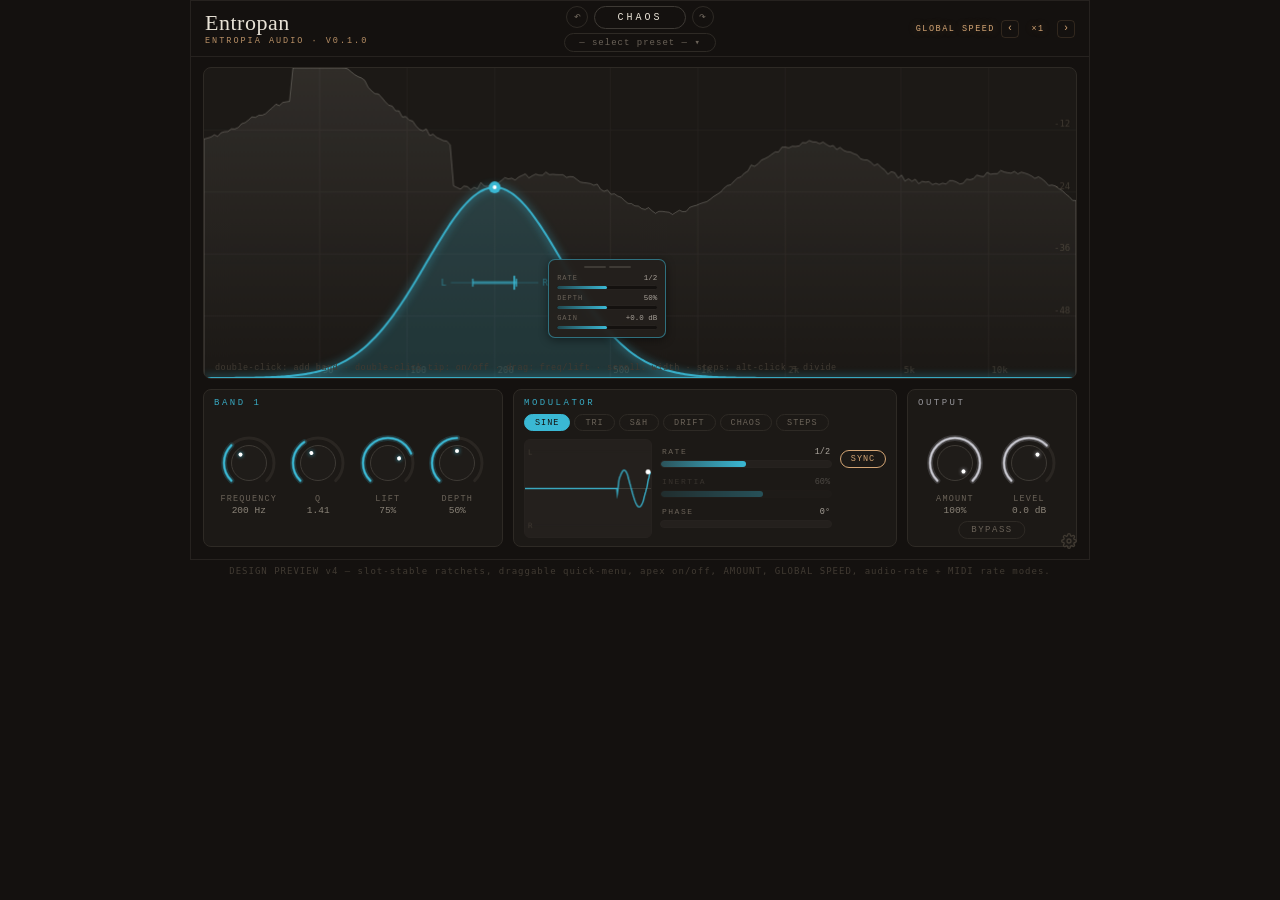
<file: plugins/Entropan/Design/v4-test.html>
<!DOCTYPE html>
<html lang="en">
<head>
<meta charset="UTF-8">
<meta name="viewport" content="width=device-width, initial-scale=1.0">
<title>Entropan — Design Preview v4</title>
<style>
  /* ─── DESIGN TOKENS — cloned from Chaosverb v1.0.18 ─── */
  :root {
    --bg-shell: #14110F;
    --bg-card: #1C1916;
    --bg-elevated: #24201D;
    --border-subtle: #2e2a25;
    --border-bright: #3e3a35;
    --border-divider: #26221F;
    --border-soft: rgba(255, 245, 230, 0.08);
    --text-primary: #E8E2D6;
    --text-secondary: #A8A29A;
    --text-dim: #6A6258;
    --text-faint: #403A32;
    --accent: #D4A574;
    --accent-bright: #E2BD96;
    --accent-glow: rgba(212, 165, 116, 0.35);
    --accent-tint: rgba(212, 165, 116, 0.08);
    --accent-muted: rgba(212, 165, 116, 0.15);
    --band-1: #3ab8d4;
    --band-2: #8aaa7a;
    --band-3: #5fc88a;
    --band-4: #b06ed4;
    --band-5: #d6884a;
    --band-6: #D4A574;
    --section-output: #c8c8d0;
    --state-success: #6bff8e;
    --state-warning: #ffb86b;
    --state-error: #ff6b6b;
    --t-fast: 120ms;
    --t-base: 200ms;
    --t-slow: 350ms;
    --ease-editorial: cubic-bezier(0.22, 1, 0.36, 1);
  }

  /* Fonts: production ships Fraunces/Montserrat/JetBrainsMono woff2 (copy from
     Chaosverb ui/public/fonts/). Preview uses system fallbacks. */

  html, body { height: 100%; margin: 0; padding: 0; }
  *, *::before, *::after { box-sizing: border-box; }

  body {
    user-select: none; -webkit-user-select: none;
    cursor: default; overflow: hidden;
    background: var(--bg-shell);
    color: var(--text-primary);
    font-family: 'JetBrains Mono', ui-monospace, 'Courier New', monospace;
    font-size: 11px;
  }

  .plugin-shell {
    width: 900px; height: 560px;
    margin: 0 auto;
    display: flex; flex-direction: column;
    background: var(--bg-shell);
    position: relative;
    border: 1px solid var(--border-divider);
  }

  /* ─── HEADER ─── */
  .header {
    height: 56px; flex: 0 0 56px;
    display: flex; align-items: center; justify-content: space-between;
    padding: 0 14px;
    border-bottom: 1px solid var(--border-divider);
  }
  .header-left { display: flex; flex-direction: column; gap: 2px; min-width: 210px; }
  .plugin-title {
    font-family: 'Fraunces', Georgia, serif;
    font-weight: 300; font-size: 22px; line-height: 1;
    color: var(--text-primary); letter-spacing: 0.5px;
  }
  .plugin-eyebrow {
    font-size: 8.5px; letter-spacing: 2px; text-transform: uppercase;
    color: var(--accent); opacity: 0.85;
  }
  .header-center { display: flex; flex-direction: column; align-items: center; gap: 4px; }
  .chaos-row { display: flex; align-items: center; gap: 6px; }
  .mutate-btn {
    font-family: inherit; font-size: 10px; letter-spacing: 3px;
    color: var(--text-primary); background: transparent;
    border: 1px solid var(--border-bright); border-radius: 14px;
    padding: 5px 22px; cursor: pointer;
    transition: all var(--t-base) var(--ease-editorial);
  }
  .mutate-btn:hover { border-color: var(--accent); color: var(--accent); box-shadow: 0 0 12px var(--accent-glow); }
  .undo-btn {
    font-family: inherit; font-size: 12px; color: var(--text-dim);
    background: transparent; border: 1px solid var(--border-subtle);
    border-radius: 50%; width: 22px; height: 22px; cursor: pointer; line-height: 1;
  }
  .undo-btn:hover { color: var(--text-secondary); border-color: var(--border-bright); }
  .preset-bar { position: relative; }
  .preset-btn {
    font-family: inherit; font-size: 9px; letter-spacing: 1px;
    color: var(--text-dim); background: transparent;
    border: 1px solid var(--border-subtle); border-radius: 10px;
    padding: 3px 14px; cursor: pointer;
  }
  .preset-btn:hover { color: var(--text-secondary); border-color: var(--border-bright); }
  .header-right { display: flex; align-items: center; gap: 14px; min-width: 210px; justify-content: flex-end; }
  .seed-box { display: flex; align-items: center; gap: 4px; }
  .seed-label { font-size: 8.5px; letter-spacing: 1.5px; color: var(--text-dim); }
  .seed-val { font-size: 11px; color: var(--text-secondary); min-width: 26px; text-align: center; }
  .seed-arrow {
    font-family: inherit; background: transparent; color: var(--text-dim);
    border: 1px solid var(--border-subtle); border-radius: 4px;
    width: 16px; height: 16px; font-size: 9px; cursor: pointer; line-height: 1; padding: 0;
  }
  .seed-arrow:hover { color: var(--accent); border-color: var(--accent); }

  /* global speed — bright, unmissable */
  .speed-box { display: flex; align-items: center; gap: 6px; }
  .speed-label {
    font-size: 8.5px; letter-spacing: 1.5px; color: var(--accent);
    text-shadow: 0 0 8px var(--accent-glow);
  }
  .speed-val {
    font-size: 8.5px; font-weight: 400; letter-spacing: 1.5px;
    color: var(--accent);
    text-shadow: 0 0 8px var(--accent-glow);
    min-width: 26px; text-align: center;
  }
  .speed-arrow {
    font-family: inherit; background: transparent; color: var(--accent);
    border: 1px solid var(--accent-muted); border-radius: 4px;
    width: 18px; height: 18px; font-size: 10px; cursor: pointer; line-height: 1; padding: 0;
  }
  .speed-arrow:hover { border-color: var(--accent); box-shadow: 0 0 8px var(--accent-glow); }

  /* ─── SPECTRUM ─── */
  .spectrum-wrap { flex: 1 1 auto; position: relative; margin: 10px 12px 0 12px; }
  #spectrum {
    position: absolute; inset: 0; width: 100%; height: 100%;
    background: var(--bg-card);
    border: 1px solid var(--border-subtle); border-radius: 8px;
    cursor: crosshair;
  }
  .spectrum-hint {
    position: absolute; bottom: 6px; left: 12px; z-index: 3;
    font-size: 8.5px; letter-spacing: 0.5px; color: var(--text-faint);
  }

  /* ─── BOTTOM STRIP ─── */
  .bottom {
    flex: 0 0 180px;
    min-height: 0; height: 180px;
    display: flex; gap: 10px;
    padding: 10px 12px 12px 12px;
  }
  .section-col {
    background: var(--bg-card);
    border: 1px solid var(--border-subtle); border-radius: 8px;
    padding: 8px 10px;
    display: flex; flex-direction: column;
    min-height: 0; overflow: hidden;
  }
  .section-label {
    font-size: 9px; letter-spacing: 2.5px; text-transform: uppercase;
    opacity: 0.9; margin-bottom: 4px;
  }
  .sec-band { flex: 0 0 300px; }
  .sec-mod  { flex: 1 1 auto; min-width: 0; }
  .sec-out  { flex: 0 0 170px; }
  .sec-out .section-label { color: var(--section-output); opacity: 0.7; }

  .knob-row { display: flex; justify-content: space-around; align-items: center; flex: 1; }
  .knob-wrap { display: flex; flex-direction: column; align-items: center; width: 64px; cursor: ns-resize; }
  .knob-body { position: relative; width: 56px; height: 56px; }
  .knob-body canvas { position: absolute; top: 0; left: 0; width: 56px; height: 56px; }
  .knob-face {
    position: absolute; top: 10px; left: 10px; width: 36px; height: 36px;
    border-radius: 50%; background: #1f1c19;
    border: 1px solid var(--border-bright);
  }
  .knob-indicator {
    position: absolute; top: 50%; left: 50%; width: 4px; height: 4px;
    margin: -2px 0 0 -2px; border-radius: 50%; background: #fff;
  }
  .knob-label { font-size: 8.5px; letter-spacing: 1.2px; text-transform: uppercase; color: var(--text-dim); margin-top: 3px; }
  .knob-value { font-size: 9.5px; color: #8a8378; margin-top: 1px; }
  /* compact header knob: text block left, knob right, fits 56px header */
  .knob-sm { flex-direction: row-reverse; align-items: center; gap: 7px; width: auto; }
  .knob-sm .knob-body, .knob-sm .knob-body canvas { width: 40px; height: 40px; }
  .knob-sm .knob-face { top: 7px; left: 7px; width: 26px; height: 26px; }
  .knob-sm .knob-label { margin-top: 0; text-align: right; }
  .knob-sm .knob-value { margin-top: 1px; text-align: right; }
  .knob-sm .knob-text { display: flex; flex-direction: column; align-items: flex-end; }

  .toggle-btn {
    font-family: inherit; font-size: 9px; letter-spacing: 1.5px;
    background: transparent; color: var(--text-dim);
    border: 1px solid var(--border-subtle); border-radius: 10px;
    padding: 3px 12px; cursor: pointer; margin-top: 4px;
    transition: all var(--t-fast) var(--ease-editorial);
  }
  .toggle-btn.active { color: var(--state-success); border-color: var(--state-success); }
  .bypass-btn.active { color: var(--state-warning); border-color: var(--state-warning); }

  /* mode chips */
  .mode-chips { display: flex; gap: 4px; margin: 2px 0 8px 0; flex-wrap: wrap; }
  .mode-chip {
    font-family: inherit; font-size: 8.5px; letter-spacing: 1px;
    background: transparent; color: var(--text-dim);
    border: 1px solid var(--border-subtle); border-radius: 9px;
    padding: 2.5px 10px; cursor: pointer;
    transition: all var(--t-fast) var(--ease-editorial);
  }

  /* h-sliders */
  .hslider-stack { display: flex; flex-direction: column; gap: 8px; flex: 1; justify-content: center; }
  .hslider-row { display: flex; align-items: center; gap: 8px; }
  .hslider { flex: 1; height: 22px; position: relative; cursor: ew-resize; }
  .hslider .hs-label {
    position: absolute; top: -1px; left: 2px;
    font-size: 8px; letter-spacing: 1.5px; color: var(--text-dim); text-transform: uppercase;
  }
  .hslider .hs-value { position: absolute; top: -1px; right: 2px; font-size: 8.5px; color: var(--text-secondary); }
  .hslider .hs-track {
    position: absolute; left: 0; right: 0; bottom: 2px; height: 8px;
    background: var(--bg-elevated); border-radius: 4px; overflow: hidden;
    border: 1px solid var(--border-divider);
  }
  .hslider .hs-fill { position: absolute; left: 0; top: 0; bottom: 0; border-radius: 4px; }
  .hslider.disabled { opacity: 0.35; pointer-events: none; }
  .mode-toggle {
    font-family: inherit; font-size: 8.5px; letter-spacing: 1px;
    background: transparent; color: var(--text-dim);
    border: 1px solid var(--border-subtle); border-radius: 9px;
    width: 46px; padding: 3px 0; cursor: pointer;
  }
  .mode-toggle.active { color: var(--accent); border-color: var(--accent); }

  /* mod layout: scope left, content right */
  .mod-body { display: flex; gap: 8px; flex: 1; min-height: 0; }
  #scopeCanvas {
    flex: 0 0 128px; min-height: 0; height: 100%;
    border-radius: 6px; background: var(--bg-elevated);
    border: 1px solid var(--border-divider);
  }
  .mod-right { flex: 1; min-width: 0; display: flex; flex-direction: column; min-height: 0; }

  /* floating band quick-menu */
  .quick-menu {
    position: absolute; z-index: 4; display: none;
    width: 118px; padding: 5px 7px 6px 7px;
    background: rgba(36, 32, 29, 0.92);
    border: 1px solid var(--border-bright); border-radius: 7px;
    backdrop-filter: blur(2px);
    box-shadow: 0 2px 10px rgba(0,0,0,0.45);
  }
  .quick-menu.visible { display: block; }
  .qm-grip {
    height: 8px; margin: -2px -4px 3px -4px; cursor: grab;
    display: flex; align-items: center; justify-content: center; gap: 3px;
  }
  .qm-grip::before, .qm-grip::after {
    content: ""; width: 22px; height: 2px; border-radius: 1px;
    background: var(--border-bright);
  }
  .qm-grip:active { cursor: grabbing; }
  .qm-row { position: relative; height: 17px; cursor: ew-resize; }
  .qm-row + .qm-row { margin-top: 3px; }
  .qm-label {
    position: absolute; top: 0; left: 1px;
    font-size: 7px; letter-spacing: 1px; color: var(--text-dim); text-transform: uppercase;
  }
  .qm-value { position: absolute; top: 0; right: 1px; font-size: 7.5px; color: var(--text-secondary); }
  .qm-track {
    position: absolute; left: 0; right: 0; bottom: 1px; height: 5px;
    background: var(--bg-shell); border-radius: 3px; overflow: hidden;
    border: 1px solid var(--border-divider);
  }
  .qm-fill { position: absolute; left: 0; top: 0; bottom: 0; border-radius: 3px; }

  /* step editor */
  .step-editor { display: none; flex: 1; min-height: 0; flex-direction: column; gap: 6px; }
  .step-editor.visible { display: flex; }
  #stepCanvas { flex: 1; min-height: 0; width: 100%; border-radius: 6px; background: var(--bg-elevated); border: 1px solid var(--border-divider); cursor: crosshair; }
  .step-count-row { display: flex; align-items: center; gap: 6px; justify-content: flex-end; }
  .step-count-row span { font-size: 8.5px; letter-spacing: 1px; color: var(--text-dim); }
  .step-preset-sel {
    font-family: inherit; font-size: 8px; letter-spacing: 0.5px;
    background: var(--bg-elevated); color: var(--text-secondary);
    border: 1px solid var(--border-subtle); border-radius: 8px;
    padding: 2px 6px; cursor: pointer; margin-right: auto;
  }
  .step-save-btn {
    font-family: inherit; font-size: 8px; letter-spacing: 1px;
    background: transparent; color: var(--text-dim);
    border: 1px solid var(--border-subtle); border-radius: 8px;
    padding: 2px 8px; cursor: pointer;
  }
  .step-save-btn:hover { color: var(--accent); border-color: var(--accent); }

  /* output */
  .out-knob-row { display: flex; justify-content: space-around; align-items: center; flex: 1; }
  .sec-out { position: relative; }
  .sec-out .bypass-btn {
    position: absolute; bottom: 7px; left: 50%; transform: translateX(-50%);
    margin: 0;
  }

  /* overlays */
  .mutation-flash {
    position: absolute; inset: 0; z-index: 10; pointer-events: none;
    background: radial-gradient(circle at 50% 12%, var(--accent-glow), transparent 60%);
    opacity: 0; transition: opacity var(--t-slow) var(--ease-editorial);
  }
  .mutation-flash.fire { opacity: 1; transition: none; }
  .bypass-dim {
    position: absolute; inset: 0; z-index: 9; pointer-events: none;
    background: rgba(20, 17, 15, 0.55); opacity: 0;
    transition: opacity var(--t-base) var(--ease-editorial);
  }
  .bypass-dim.on { opacity: 1; }

  .settings-btn {
    position: absolute; bottom: 8px; right: 10px; z-index: 5;
    width: 20px; height: 20px; padding: 2px;
    background: transparent; border: none; cursor: pointer;
    color: var(--text-faint);
  }
  .settings-btn:hover { color: var(--text-secondary); }
  .settings-btn svg { width: 100%; height: 100%; }

  .preview-note {
    text-align: center; font-size: 9px; color: var(--text-faint);
    letter-spacing: 1px; padding-top: 6px;
    font-family: ui-monospace, monospace;
  }
</style>
</head>
<body>

<div class="plugin-shell" id="pluginShell">
  <div class="mutation-flash" id="mutationFlash"></div>
  <div class="bypass-dim" id="bypassDim"></div>

  <!-- HEADER -->
  <div class="header">
    <div class="header-left">
      <div class="plugin-title">Entropan</div>
      <div class="plugin-eyebrow">Entropia Audio &middot; V0.1.0</div>
    </div>
    <div class="header-center">
      <div class="chaos-row">
        <button class="undo-btn" title="Undo">↶</button>
        <button class="mutate-btn" id="rerollBtn" title="Re-deal all random modulators">CHAOS</button>
        <button class="undo-btn" title="Redo">↷</button>
      </div>
      <div class="preset-bar">
        <button class="preset-btn">— select preset — ▾</button>
      </div>
    </div>
    <div class="header-right">
      <div class="speed-box" title="Global speed — multiplies every band's rate">
        <span class="speed-label">GLOBAL SPEED</span>
        <button class="speed-arrow" id="speedDown">‹</button>
        <span class="speed-val" id="speedVal">×1</span>
        <button class="speed-arrow" id="speedUp">›</button>
      </div>
    </div>
  </div>

  <!-- SPECTRUM -->
  <div class="spectrum-wrap">
    <canvas id="spectrum"></canvas>
    <div class="quick-menu" id="quickMenu">
      <div class="qm-grip" id="qmGrip" title="Drag to move"></div>
      <div class="qm-row" id="qm_rate">
        <div class="qm-label">RATE</div><div class="qm-value"></div>
        <div class="qm-track"><div class="qm-fill"></div></div>
      </div>
      <div class="qm-row" id="qm_depth">
        <div class="qm-label">DEPTH</div><div class="qm-value"></div>
        <div class="qm-track"><div class="qm-fill"></div></div>
      </div>
      <div class="qm-row" id="qm_gain">
        <div class="qm-label">GAIN</div><div class="qm-value"></div>
        <div class="qm-track"><div class="qm-fill"></div></div>
      </div>
    </div>
    <div class="spectrum-hint">double-click: add band · double-click tip: on/off · drag: freq/lift · scroll: width · steps: alt-click = divide</div>
  </div>

  <!-- BOTTOM STRIP -->
  <div class="bottom">
    <div class="section-col sec-band">
      <div class="section-label" id="bandSecLabel">Band 1</div>
      <div class="knob-row">
        <div class="knob-wrap" id="knob_freq"></div>
        <div class="knob-wrap" id="knob_bwidth"></div>
        <div class="knob-wrap" id="knob_lift"></div>
        <div class="knob-wrap" id="knob_depth"></div>
      </div>
    </div>

    <div class="section-col sec-mod">
      <div class="section-label" id="modSecLabel">Modulator</div>
      <div class="mode-chips" id="modeChips"></div>
      <div class="mod-body">
        <canvas id="scopeCanvas"></canvas>
        <div class="mod-right">
          <div class="hslider-stack" id="sliderStack">
            <div class="hslider-row">
              <div class="hslider" id="hs_rate"></div>
              <button class="mode-toggle" id="syncToggle">SYNC</button>
            </div>
            <div class="hslider-row">
              <div class="hslider" id="hs_inertia"></div>
              <div style="width:46px;"></div>
            </div>
            <div class="hslider-row">
              <div class="hslider" id="hs_phase"></div>
              <div style="width:46px;"></div>
            </div>
          </div>
          <div class="step-editor" id="stepEditor">
            <canvas id="stepCanvas"></canvas>
            <div class="step-count-row">
              <select class="step-preset-sel" id="stepPresetSel"></select>
              <button class="step-save-btn" id="stepSaveBtn" title="Save current pattern as preset">SAVE</button>
              <span>STEPS</span>
              <button class="seed-arrow" id="stepDown">−</button>
              <span class="seed-val" id="stepCount">8</span>
              <button class="seed-arrow" id="stepUp">+</button>
            </div>
          </div>
        </div>
      </div>
    </div>

    <div class="section-col sec-out">
      <div class="section-label">Output</div>
      <div class="out-knob-row">
        <div class="knob-wrap" id="knob_mix"></div>
        <div class="knob-wrap" id="knob_output"></div>
      </div>
      <button class="toggle-btn bypass-btn" id="bypassBtn">BYPASS</button>
    </div>
  </div>

  <button class="settings-btn" title="Settings">
    <svg viewBox="0 0 24 24" fill="none" stroke="currentColor" stroke-width="2"><circle cx="12" cy="12" r="3"/><path d="M19.4 15a1.65 1.65 0 0 0 .33 1.82l.06.06a2 2 0 1 1-2.83 2.83l-.06-.06a1.65 1.65 0 0 0-1.82-.33 1.65 1.65 0 0 0-1 1.51V21a2 2 0 0 1-4 0v-.09A1.65 1.65 0 0 0 9 19.4a1.65 1.65 0 0 0-1.82.33l-.06.06a2 2 0 1 1-2.83-2.83l.06-.06a1.65 1.65 0 0 0 .33-1.82 1.65 1.65 0 0 0-1.51-1H3a2 2 0 0 1 0-4h.09A1.65 1.65 0 0 0 4.6 9a1.65 1.65 0 0 0-.33-1.82l-.06-.06a2 2 0 1 1 2.83-2.83l.06.06a1.65 1.65 0 0 0 1.82.33H9a1.65 1.65 0 0 0 1-1.51V3a2 2 0 0 1 4 0v.09a1.65 1.65 0 0 0 1 1.51 1.65 1.65 0 0 0 1.82-.33l.06-.06a2 2 0 1 1 2.83 2.83l-.06.06a1.65 1.65 0 0 0-.33 1.82V9a1.65 1.65 0 0 0 1.51 1H21a2 2 0 0 1 0 4h-.09a1.65 1.65 0 0 0-1.51 1z"/></svg>
  </button>
</div>
<div class="preview-note">DESIGN PREVIEW v4 — slot-stable ratchets, draggable quick-menu, apex on/off, AMOUNT, GLOBAL SPEED, audio-rate + MIDI rate modes.</div>

<script>
"use strict";
/* Preview-only script. Production JS lives in Source/ui/public/ and binds to
   window.__JUCE__ state. All DOM built with createElement (no innerHTML). */
const DPR = window.devicePixelRatio || 1;
const BAND_COLORS = ["#3ab8d4", "#8aaa7a", "#5fc88a", "#b06ed4", "#d6884a", "#D4A574"];
const MODES = ["SINE", "TRI", "S&H", "DRIFT", "CHAOS", "STEPS"];
const DIVS = ["1/16", "1/8", "1/4", "1/2", "1 BAR", "2 BAR", "4 BAR"];
const DIV_HZ = [8, 4, 2, 1, 0.5, 0.25, 0.125]; // 120 bpm sim
const FMIN = 20, FMAX = 20000;

/* ─── STATE (preview stand-in for APVTS) ─── */
const SPEEDS = [0.25, 0.5, 1, 2, 3, 4];
const SPEED_LABELS = ["÷4", "÷2", "×1", "×2", "×3", "×4"];
const state = {
  seed: 1, mix: 100, output: 0, bypass: false,
  speedIdx: 2, // ×1
  selected: 0,
  bands: [200, 500, 1000, 2000, 5000, 10000].map((f, i) => ({
    on: i === 0, configured: i === 0, freq: f, widthOct: 1.0, lift: 75, depth: 50,
    mode: 0, rate: 0.5, rateMode: 0, div: 3, inertia: 60, phase: 0, gain: 0, // gain: lifted-branch trim, dB
    stepCount: 8, steps: Array.from({ length: 16 }, (_, k) => ({ subdiv: 1, vals: [Math.sin(k / 16 * Math.PI * 2), 0, 0, 0] })),
    pan: 0, target: 0, phi: Math.random(),
    lz: { x: 0.1 + i * 0.03, y: 0, z: 0 }, lastDeal: -1,
    driftA: Math.random() * 100
  }))
};

/* ─── HELPERS ─── */
const fx = f => Math.log(f / FMIN) / Math.log(FMAX / FMIN);
const xf = x => FMIN * Math.pow(FMAX / FMIN, x);
const clamp = (v, a, b) => Math.min(b, Math.max(a, v));
const fmtHz = f => f >= 1000 ? (f / 1000).toFixed(f < 10000 ? 1 : 0) + " kHz" : Math.round(f) + " Hz";
const div_ = (cls) => { const d = document.createElement("div"); if (cls) d.className = cls; return d; };

/* ─── KNOB FACTORY (Chaosverb buildKnob clone, preview edition) ─── */
function drawKnobArc(canvas, norm, color, sizePx) {
  const ctx = canvas.getContext("2d");
  const S = sizePx * DPR;
  if (canvas.width !== S) { canvas.width = S; canvas.height = S; }
  ctx.clearRect(0, 0, S, S);
  const c = S / 2, r = S / 2 - 3 * DPR;
  const a0 = Math.PI * 0.75, a1 = Math.PI * 2.25, av = a0 + norm * (a1 - a0);
  ctx.lineCap = "round";
  ctx.strokeStyle = "#2a2622"; ctx.lineWidth = 3 * DPR;
  ctx.beginPath(); ctx.arc(c, c, r, a0, a1); ctx.stroke();
  [[6, 0.18], [3, 0.45], [1.6, 1]].forEach(([w, al]) => {
    ctx.strokeStyle = color; ctx.globalAlpha = al; ctx.lineWidth = w * DPR;
    ctx.beginPath(); ctx.arc(c, c, r, a0, av); ctx.stroke();
  });
  ctx.globalAlpha = 1;
}

function makeKnob(containerId, label, opts) {
  const el = document.getElementById(containerId);
  const small = el.classList.contains("knob-sm");
  const size = small ? 44 : 56;

  const body = div_("knob-body");
  const canvas = document.createElement("canvas");
  const face = div_("knob-face");
  const ind = div_("knob-indicator");
  face.appendChild(ind);
  body.appendChild(canvas); body.appendChild(face);
  const labelEl = div_("knob-label"); labelEl.textContent = label;
  const val = div_("knob-value");
  if (small) {
    const text = div_("knob-text");
    text.appendChild(labelEl); text.appendChild(val);
    el.appendChild(body); el.appendChild(text);
  } else {
    el.appendChild(body); el.appendChild(labelEl); el.appendChild(val);
  }

  const k = {
    el, opts, color: opts.color,
    refresh() {
      const norm = (opts.get() - opts.min) / (opts.max - opts.min);
      drawKnobArc(canvas, norm, k.color, size);
      const rot = -135 + norm * 270;
      ind.style.transform = `rotate(${rot}deg) translateY(-${small ? 9 : 12}px)`;
      ind.style.boxShadow = `0 0 4px ${k.color}`;
      val.textContent = opts.fmt(opts.get());
    }
  };
  let dragY = null, dragV = null;
  el.addEventListener("mousedown", e => { dragY = e.clientY; dragV = opts.get(); e.preventDefault(); });
  window.addEventListener("mousemove", e => {
    if (dragY === null) return;
    const fine = e.shiftKey ? 0.2 : 1;
    const nv = dragV + (dragY - e.clientY) / 140 * (opts.max - opts.min) * fine;
    opts.set(clamp(nv, opts.min, opts.max)); k.refresh();
  });
  window.addEventListener("mouseup", () => dragY = null);
  el.addEventListener("dblclick", () => { opts.set(opts.def); k.refresh(); });
  k.refresh();
  return k;
}

/* ─── H-SLIDER FACTORY ─── */
function makeHSlider(id, label, opts) {
  const el = document.getElementById(id);
  const labelEl = div_("hs-label"); labelEl.textContent = label;
  const val = div_("hs-value");
  const track = div_("hs-track");
  const fill = div_("hs-fill");
  track.appendChild(fill);
  el.appendChild(labelEl); el.appendChild(val); el.appendChild(track);

  const s = {
    el, color: opts.color,
    refresh() {
      const norm = (opts.get() - opts.min) / (opts.max - opts.min);
      fill.style.width = (norm * 100) + "%";
      fill.style.background = `linear-gradient(90deg, ${s.color}55, ${s.color})`;
      val.textContent = opts.fmt(opts.get());
    }
  };
  let drag = false;
  const setFromX = e => {
    const r = track.getBoundingClientRect();
    const norm = clamp((e.clientX - r.left) / r.width, 0, 1);
    opts.set(opts.min + norm * (opts.max - opts.min)); s.refresh();
  };
  el.addEventListener("mousedown", e => { drag = true; setFromX(e); });
  window.addEventListener("mousemove", e => drag && setFromX(e));
  window.addEventListener("mouseup", () => drag = false);
  s.refresh();
  return s;
}

/* ─── SELECTED-BAND BINDING ─── */
const B = () => state.bands[state.selected];
const bandColor = () => BAND_COLORS[state.selected];

const knobFreq = makeKnob("knob_freq", "FREQUENCY", {
  min: 0, max: 1, def: fx(1000), color: bandColor(),
  get: () => fx(B().freq), set: v => B().freq = xf(v), fmt: () => fmtHz(B().freq)
});
// Q display (EQ convention): clockwise = higher Q = narrower band.
// Stored internally as octaves (0.1–4); Q = 2^(N/2) / (2^N − 1).
const octToQ = n => Math.pow(2, n / 2) / (Math.pow(2, n) - 1);
const OCT_MIN = 0.1, OCT_MAX = 4;
const octToNorm = o => 1 - Math.log(o / OCT_MIN) / Math.log(OCT_MAX / OCT_MIN);
const normToOct = n => OCT_MIN * Math.pow(OCT_MAX / OCT_MIN, 1 - n);
const knobWidth = makeKnob("knob_bwidth", "Q", {
  min: 0, max: 1, def: octToNorm(1), color: bandColor(),
  get: () => octToNorm(B().widthOct),
  set: v => B().widthOct = normToOct(v),
  fmt: () => { const q = octToQ(B().widthOct); return q >= 10 ? q.toFixed(1) : q.toFixed(2); }
});
const knobLift = makeKnob("knob_lift", "LIFT", {
  min: 0, max: 100, def: 100, color: bandColor(),
  get: () => B().lift, set: v => B().lift = v, fmt: v => Math.round(v) + "%"
});
const knobDepth = makeKnob("knob_depth", "DEPTH", {
  min: 0, max: 100, def: 50, color: bandColor(),
  get: () => B().depth, set: v => B().depth = v, fmt: v => Math.round(v) + "%"
});
const knobMix = makeKnob("knob_mix", "AMOUNT", {
  min: 0, max: 100, def: 100, color: "#c8c8d0",
  get: () => state.mix, set: v => state.mix = v, fmt: v => Math.round(v) + "%"
});
const knobOut = makeKnob("knob_output", "LEVEL", {
  min: -24, max: 12, def: 0, color: "#c8c8d0",
  get: () => state.output, set: v => state.output = v, fmt: v => v.toFixed(1) + " dB"
});

const RATE_MAX = 1000; // free mode reaches audio rate
const fmtRate = hz => hz >= 100 ? Math.round(hz) + " Hz" : hz >= 10 ? hz.toFixed(1) + " Hz" : hz.toFixed(2) + " Hz";
const hsRate = makeHSlider("hs_rate", "RATE", {
  min: 0, max: 1, color: bandColor(),
  get: () => {
    const b = B();
    if (b.rateMode === 0) return b.div / (DIVS.length - 1);
    if (b.rateMode === 1) return Math.log(b.rate / 0.02) / Math.log(RATE_MAX / 0.02);
    return 0.5; // midi: slider parked, value text shows note
  },
  set: v => {
    const b = B();
    if (b.rateMode === 0) b.div = Math.round(v * (DIVS.length - 1));
    else if (b.rateMode === 1) b.rate = 0.02 * Math.pow(RATE_MAX / 0.02, v);
  },
  fmt: () => {
    const b = B();
    if (b.rateMode === 0) return DIVS[b.div];
    if (b.rateMode === 1) return fmtRate(b.rate);
    return MIDI_FAKE.note + " · " + MIDI_FAKE.freq + " Hz";
  }
});
const hsInertia = makeHSlider("hs_inertia", "INERTIA", {
  min: 0, max: 100, color: bandColor(),
  get: () => B().inertia, set: v => B().inertia = v, fmt: v => Math.round(v) + "%"
});
const hsPhase = makeHSlider("hs_phase", "PHASE", {
  min: 0, max: 360, color: bandColor(),
  get: () => B().phase, set: v => B().phase = v, fmt: v => Math.round(v) + "°"
});

/* ─── MODE CHIPS / BAND CHIPS / TOGGLES ─── */
const modeChipsEl = document.getElementById("modeChips");
MODES.forEach((m, i) => {
  const b = document.createElement("button");
  b.className = "mode-chip"; b.textContent = m;
  b.onclick = () => { B().mode = i; refreshPanels(); };
  modeChipsEl.appendChild(b);
});

document.getElementById("syncToggle").onclick = () => { B().rateMode = (B().rateMode + 1) % 3; refreshPanels(); };
document.getElementById("bypassBtn").onclick = e => {
  state.bypass = !state.bypass;
  e.target.classList.toggle("active", state.bypass);
  document.getElementById("bypassDim").classList.toggle("on", state.bypass);
};
document.getElementById("rerollBtn").onclick = () => {
  state.bands.forEach(b => {
    b.driftA = Math.random() * 100;
    b.target = Math.random() * 2 - 1;
    b.lz.x = Math.random() * 0.4 - 0.2; b.lz.y = 0; b.lz.z = 0;
    b.lastDeal = -1;
  });
  const f = document.getElementById("mutationFlash");
  f.classList.add("fire");
  setTimeout(() => f.classList.remove("fire"), 60);
};
const speedVal = document.getElementById("speedVal");
function refreshSpeed() { speedVal.textContent = SPEED_LABELS[state.speedIdx]; }
document.getElementById("speedUp").onclick = () => { state.speedIdx = Math.min(SPEEDS.length - 1, state.speedIdx + 1); refreshSpeed(); };
document.getElementById("speedDown").onclick = () => { state.speedIdx = Math.max(0, state.speedIdx - 1); refreshSpeed(); };
refreshSpeed();
document.getElementById("stepUp").onclick = () => { B().stepCount = Math.min(16, B().stepCount + 1); refreshPanels(); };
document.getElementById("stepDown").onclick = () => { B().stepCount = Math.max(2, B().stepCount - 1); refreshPanels(); };

/* ─── PANEL REFRESH ─── */
function refreshPanels() {
  const c = bandColor(), b = B();
  const bandLabel = document.getElementById("bandSecLabel");
  bandLabel.textContent = "Band " + (state.selected + 1);
  bandLabel.style.color = c;
  document.getElementById("modSecLabel").style.color = c;
  [knobFreq, knobWidth, knobLift, knobDepth].forEach(k => { k.color = c; k.refresh(); });
  [hsRate, hsInertia, hsPhase].forEach(s => { s.color = c; s.refresh(); });
  document.querySelectorAll(".mode-chip").forEach((el, i) => {
    const on = i === b.mode;
    el.style.color = on ? "#14110F" : "";
    el.style.background = on ? c : "";
    el.style.borderColor = on ? c : "";
  });
  const rm = document.getElementById("syncToggle");
  rm.textContent = ["SYNC", "FREE", "MIDI"][b.rateMode];
  rm.classList.toggle("active", b.rateMode !== 1);
  hsPhase.el.classList.toggle("disabled", b.mode >= 2 && b.mode <= 4);
  hsInertia.el.classList.toggle("disabled", b.mode <= 1); // sine/tri: no slew — depth reach stays full
  document.getElementById("sliderStack").style.display = b.mode === 5 ? "none" : "flex";
  document.getElementById("stepEditor").classList.toggle("visible", b.mode === 5);
  document.getElementById("stepCount").textContent = b.stepCount;
}

/* ─── STEP EDITOR ─── */
const stepCanvas = document.getElementById("stepCanvas");
function drawSteps() {
  const b = B(), r = stepCanvas.getBoundingClientRect();
  if (r.width === 0) return;
  const W = Math.round(r.width * DPR), H = Math.round(r.height * DPR);
  if (stepCanvas.width !== W) { stepCanvas.width = W; stepCanvas.height = H; }
  const ctx = stepCanvas.getContext("2d");
  ctx.clearRect(0, 0, W, H);
  ctx.strokeStyle = "#3e3a35"; ctx.lineWidth = DPR;
  ctx.beginPath(); ctx.moveTo(0, H / 2); ctx.lineTo(W, H / 2); ctx.stroke();
  const n = b.stepCount, c = bandColor();
  const act = b.on ? stepSlotAt(b, (simClock * simRateHz(b)) + b.phase / 360) : { slot: -1, sub: -1 };
  const slotW = W / n;
  for (let i = 0; i < n; i++) {
    const st = b.steps[i], subW = slotW / st.subdiv;
    for (let m = 0; m < st.subdiv; m++) {
      const v = st.vals[m];
      const x = i * slotW + m * subW;
      const y0 = H / 2, y1 = H / 2 - v * (H / 2 - 4 * DPR);
      const hot = i === act.slot && m === act.sub;
      ctx.fillStyle = c + (hot ? "cc" : "59");
      ctx.fillRect(x + 1.5 * DPR, Math.min(y0, y1), Math.max(subW - 3 * DPR, DPR), Math.abs(y1 - y0) || DPR);
    }
    // slot boundary line
    ctx.fillStyle = "#26221F";
    ctx.fillRect(i * slotW, 0, DPR, H);
    // subdiv tick markers on top edge
    if (st.subdiv > 1) {
      ctx.fillStyle = c + "ee";
      for (let m = 0; m < st.subdiv; m++)
        ctx.fillRect(i * slotW + m * subW + 1.5 * DPR, 2 * DPR, Math.max(subW - 3 * DPR, DPR), 2 * DPR);
    }
  }
}
let stepDrag = false;
const stepHit = (b, xNorm) => stepSlotAt(b, clamp(xNorm, 0, 0.9999));
const paintStep = e => {
  const b = B(), r = stepCanvas.getBoundingClientRect();
  const { slot, sub } = stepHit(b, (e.clientX - r.left) / r.width);
  b.steps[slot].vals[sub] = clamp(-((e.clientY - r.top) / r.height * 2 - 1), -1, 1);
};
stepCanvas.addEventListener("mousedown", e => {
  if (e.altKey) { // divide slot in place: 1 → 2 → 4 → back. Neighbors stay put.
    const b = B(), r = stepCanvas.getBoundingClientRect();
    const { slot } = stepHit(b, (e.clientX - r.left) / r.width);
    const st = b.steps[slot];
    const next = st.subdiv === 1 ? 2 : st.subdiv === 2 ? 4 : 1;
    for (let m = st.subdiv; m < next; m++) st.vals[m] = st.vals[m % st.subdiv]; // seed new subs from existing
    st.subdiv = next;
    return;
  }
  stepDrag = true; paintStep(e);
});
window.addEventListener("mousemove", e => stepDrag && paintStep(e));
window.addEventListener("mouseup", () => stepDrag = false);

/* ─── STEP PRESETS (factory + user via localStorage in preview; plugin: ValueTree/file) ─── */
const mkSlot = (v, subdiv = 1, vals = null) => ({ subdiv, vals: vals || [v, v, v, v] });
const STEP_FACTORY = {
  "Ramp Up":   n => Array.from({length: n}, (_, k) => mkSlot(-1 + 2 * k / (n - 1))),
  "Ramp Down": n => Array.from({length: n}, (_, k) => mkSlot(1 - 2 * k / (n - 1))),
  "Pyramid":   n => Array.from({length: n}, (_, k) => mkSlot(1 - 4 * Math.abs(k / (n - 1) - 0.5))),
  "Ping-Pong": n => Array.from({length: n}, (_, k) => mkSlot(k % 2 ? 1 : -1)),
  "Ratchet LR": n => Array.from({length: n}, (_, k) =>
    k % 4 === 3 ? mkSlot(0, 4, [1, -1, 1, -1]) : k % 2 ? mkSlot(1) : mkSlot(-1)),
};
const stepPresetSel = document.getElementById("stepPresetSel");
function userStepPresets() { try { return JSON.parse(localStorage.getItem("entropanStepPresets") || "{}"); } catch { return {}; } }
function refreshStepPresetList() {
  while (stepPresetSel.firstChild) stepPresetSel.removeChild(stepPresetSel.firstChild);
  const mk = (label, val, dis) => { const o = document.createElement("option"); o.textContent = label; o.value = val; if (dis) o.disabled = true; stepPresetSel.appendChild(o); };
  mk("— pattern —", "", true);
  Object.keys(STEP_FACTORY).forEach(k => mk(k, "f:" + k));
  Object.keys(userStepPresets()).forEach(k => mk("★ " + k, "u:" + k));
  stepPresetSel.value = "";
}
stepPresetSel.addEventListener("change", () => {
  const b = B(), v = stepPresetSel.value;
  if (!v) return;
  if (v.startsWith("f:")) b.steps = STEP_FACTORY[v.slice(2)](b.stepCount).concat(b.steps.slice(b.stepCount));
  else {
    const pat = userStepPresets()[v.slice(2)];
    if (pat) { b.stepCount = pat.length; b.steps = pat.map(x => ({ subdiv: x.subdiv, vals: x.vals.slice() })).concat(Array.from({length: 16 - pat.length}, () => mkSlot(0))); }
  }
  refreshPanels();
});
document.getElementById("stepSaveBtn").addEventListener("click", () => {
  const name = prompt("Preset name:");
  if (!name) return;
  const b = B(), all = userStepPresets();
  all[name] = b.steps.slice(0, b.stepCount).map(x => ({ subdiv: x.subdiv, vals: x.vals.slice() }));
  localStorage.setItem("entropanStepPresets", JSON.stringify(all));
  refreshStepPresetList();
});
refreshStepPresetList();

/* ─── SPECTRUM CANVAS ─── */
const spec = document.getElementById("spectrum");
function sizeSpectrum() {
  const r = spec.getBoundingClientRect();
  spec.width = Math.round(r.width * DPR);
  spec.height = Math.round(r.height * DPR);
}
window.addEventListener("resize", sizeSpectrum);

/* aura scratch canvas — glow composited alone, then stamped onto the spectrum */
const auraCanvas = document.createElement("canvas");
const auraCtx = auraCanvas.getContext("2d");

/* fake analyzer: pink slope + moving bumps */
const anaBins = 256;
const ana = new Float32Array(anaBins).fill(-60);
function tickAnalyzer(t) {
  for (let i = 0; i < anaBins; i++) {
    const x = i / anaBins;
    const f = xf(x);
    const db = -14 - 12 * x
      + 6 * Math.sin(x * 9 + t * 0.7)
      + 4 * Math.sin(x * 23 - t * 1.3)
      + (Math.random() - 0.5) * 3
      + (f > 40 && f < 140 ? 8 : 0);
    ana[i] += (db - ana[i]) * 0.18;
  }
}

function bellY(b, x) {
  // bell height = LIFT (extraction amount), not depth
  const sigma = (b.widthOct / 2) / Math.log2(FMAX / FMIN) * 2.2;
  const d = (x - fx(b.freq)) / sigma;
  return Math.exp(-d * d) * (b.lift / 100);
}

function drawSpectrum(t) {
  const ctx = spec.getContext("2d"), W = spec.width, H = spec.height;
  ctx.clearRect(0, 0, W, H);

  // grid
  ctx.strokeStyle = "#26221F"; ctx.lineWidth = DPR;
  ctx.fillStyle = "#403A32"; ctx.font = `${9 * DPR}px ui-monospace, monospace`;
  [50, 100, 200, 500, 1000, 2000, 5000, 10000].forEach(f => {
    const x = fx(f) * W;
    ctx.beginPath(); ctx.moveTo(x, 0); ctx.lineTo(x, H); ctx.stroke();
    ctx.fillText(f >= 1000 ? (f / 1000) + "k" : String(f), x + 3 * DPR, H - 5 * DPR);
  });
  for (let db = -48; db < 0; db += 12) {
    const y = (db / -60) * H;
    ctx.beginPath(); ctx.moveTo(0, y); ctx.lineTo(W, y); ctx.stroke();
    ctx.fillText(String(db), W - 22 * DPR, y - 3 * DPR);
  }

  // analyzer fill
  ctx.beginPath(); ctx.moveTo(0, H);
  for (let i = 0; i < anaBins; i++) {
    const x = i / (anaBins - 1) * W;
    const y = clamp(-ana[i] / 60, 0, 1) * H;
    ctx.lineTo(x, y);
  }
  ctx.lineTo(W, H); ctx.closePath();
  const g = ctx.createLinearGradient(0, 0, 0, H);
  g.addColorStop(0, "rgba(232,226,214,0.10)"); g.addColorStop(1, "rgba(232,226,214,0.0)");
  ctx.fillStyle = g; ctx.fill();
  ctx.strokeStyle = "rgba(232,226,214,0.25)"; ctx.lineWidth = DPR; ctx.stroke();

  // bells — disabled band draws as dimmed ghost (visible, "off vibe")
  state.bands.forEach((b, bi) => {
    if (!b.configured && !b.on) return; // never-touched slot: invisible
    const c = BAND_COLORS[bi], sel = bi === state.selected, ghost = !b.on;
    const topH = H * 0.82;
    ctx.beginPath(); ctx.moveTo(0, H);
    for (let px = 0; px <= W; px += 2 * DPR) {
      ctx.lineTo(px, H - bellY(b, px / W) * topH);
    }
    ctx.lineTo(W, H); ctx.closePath();
    ctx.fillStyle = c + (ghost ? "0f" : "2e"); ctx.fill();
    ctx.strokeStyle = c + (ghost ? (sel ? "66" : "45") : (sel ? "ee" : "99"));
    ctx.lineWidth = (sel ? 2 : 1.4) * DPR;
    if (sel && !ghost) { ctx.shadowColor = c; ctx.shadowBlur = 8 * DPR; }
    if (ghost) ctx.setLineDash([5 * DPR, 4 * DPR]);
    ctx.stroke(); ctx.shadowBlur = 0; ctx.setLineDash([]);

    // apex handle (bell height = lift)
    const hx = fx(b.freq) * W, hy = H - (b.lift / 100) * topH;
    ctx.beginPath(); ctx.arc(hx, hy, (sel ? 6 : 4.5) * DPR, 0, 7);
    ctx.fillStyle = c + (ghost ? "55" : "ff"); ctx.fill();
    ctx.beginPath(); ctx.arc(hx, hy, 2 * DPR, 0, 7);
    ctx.fillStyle = ghost ? "#88837a" : "#fff"; ctx.fill();

    // gain status: smooth AURA hugging the bell — above = boost, below = cut.
    // Perfect-glow recipe: blur a FILLED bell on a scratch canvas (glow radiates
    // uniformly from the whole area — apex, slopes and skirts alike), then punch
    // out the interior so only the halo on the boost/cut side survives.
    if (Math.abs(b.gain) > 0.05 && !ghost) {
      const boost = b.gain > 0;
      const amt = Math.abs(b.gain) / 6;                    // 0..1
      const blur = (5 + amt * 22) * DPR;
      if (auraCanvas.width !== W || auraCanvas.height !== H) {
        auraCanvas.width = W; auraCanvas.height = H;
      }
      const a = auraCtx;
      a.clearRect(0, 0, W, H);

      const tracePath = (cx2, close) => {          // bell curve + chosen closure
        a.beginPath();
        a.moveTo(0, close === "down" ? H : 0);
        a.lineTo(0, H - bellY(b, 0) * topH);
        for (let px = 0; px <= W; px += 2 * DPR)
          a.lineTo(px, H - bellY(b, px / W) * topH);
        a.lineTo(W, close === "down" ? H : 0);
        a.closePath();
      };

      // 1) blurred fill of the bell side that "emits" the glow
      a.filter = `blur(${blur / DPR}px)`;          // filter blur is in CSS px
      a.fillStyle = c;
      tracePath(null, boost ? "down" : "up");      // boost: bell body; cut: sky above
      a.fill(); a.fill();                          // double pass = stronger core
      a.filter = "none";

      // 2) punch out the emitting side — halo remains on the other side only
      a.globalCompositeOperation = "destination-out";
      tracePath(null, boost ? "down" : "up");
      a.fill(); a.fill(); a.fill();
      a.globalCompositeOperation = "source-over";

      ctx.globalAlpha = 0.55 + 0.45 * amt;
      ctx.drawImage(auraCanvas, 0, 0);
      ctx.globalAlpha = 1;

      if (sel) {
        ctx.fillStyle = c + "cc";
        ctx.fillText((b.gain > 0 ? "+" : "") + b.gain.toFixed(1) + " dB",
                     hx + 10 * DPR, hy + (boost ? -1 : 1) * (blur + 8 * DPR) + 3 * DPR);
      }
    }

    if (ghost) return; // no pan trace / L-R on bypassed band

    // pan trace inside bell (amplitude = pan · MIX master)
    const half = (b.widthOct / 2) / Math.log2(FMAX / FMIN);
    const cx = fx(b.freq), pan = b.pan * (state.mix / 100);
    const px2 = clamp(cx + pan * half, 0, 1) * W;
    const py = H - (b.lift / 100) * topH * 0.5;
    // full rail (faint) = maximum possible swing
    ctx.strokeStyle = c + "44"; ctx.lineWidth = DPR;
    ctx.beginPath();
    ctx.moveTo(clamp(cx - half, 0, 1) * W, py); ctx.lineTo(clamp(cx + half, 0, 1) * W, py);
    ctx.stroke();
    // effective range = depth · AMOUNT — global amount visible on every active band
    const effHalf = half * (b.depth / 100) * (state.mix / 100);
    const ex0 = clamp(cx - effHalf, 0, 1) * W, ex1 = clamp(cx + effHalf, 0, 1) * W;
    ctx.strokeStyle = c + "88"; ctx.lineWidth = 3 * DPR;
    ctx.beginPath(); ctx.moveTo(ex0, py); ctx.lineTo(ex1, py); ctx.stroke();
    ctx.lineWidth = 1.5 * DPR; ctx.strokeStyle = c + "bb";
    [ex0, ex1].forEach(xx => { ctx.beginPath(); ctx.moveTo(xx, py - 4 * DPR); ctx.lineTo(xx, py + 4 * DPR); ctx.stroke(); });
    // live pan tick
    ctx.strokeStyle = c + "cc"; ctx.lineWidth = 2 * DPR;
    ctx.beginPath(); ctx.moveTo(px2, py - 7 * DPR); ctx.lineTo(px2, py + 7 * DPR); ctx.stroke();
    if (sel) {
      ctx.fillStyle = c + "88";
      ctx.fillText("L", clamp(cx - half, 0, 1) * W - 10 * DPR, py + 3 * DPR);
      ctx.fillText("R", clamp(cx + half, 0, 1) * W + 4 * DPR, py + 3 * DPR);
    }
  });
}

/* spectrum gestures */
let dragBand = -1;
function bandBodyAt(e) { // click anywhere under a bell selects that band
  const r = spec.getBoundingClientRect();
  const x = (e.clientX - r.left) / r.width, y = (e.clientY - r.top) / r.height;
  let best = -1, bd = 1e9;
  state.bands.forEach((b, i) => {
    if (!b.on && !b.configured) return;
    const cx = fx(b.freq);
    const half = (b.widthOct / 2) / Math.log2(FMAX / FMIN) * 1.6; // generous skirt
    if (Math.abs(x - cx) > half) return;
    const curveY = 1 - bellY(b, x) * 0.82;
    if (y < curveY - 0.02) return; // above the curve = empty space
    const d = Math.abs(x - cx);
    if (d < bd) { bd = d; best = i; }
  });
  return best;
}
function bandAt(e) {
  const r = spec.getBoundingClientRect();
  const x = (e.clientX - r.left) / r.width, y = (e.clientY - r.top) / r.height;
  let best = -1, bd = 0.05;
  state.bands.forEach((b, i) => {
    if (!b.on && !b.configured) return; // ghosts are hittable
    const hx = fx(b.freq), hy = 1 - (b.lift / 100) * 0.82;
    const d = Math.hypot(x - hx, y - hy);
    if (d < bd) { bd = d; best = i; }
  });
  return best;
}
let downPos = null, dragMoved = false;
spec.addEventListener("mousedown", e => {
  const hit = bandAt(e);
  if (hit >= 0) {
    dragBand = hit; dragMoved = false; downPos = [e.clientX, e.clientY];
    state.selected = hit; refreshPanels();
    return;
  }
  const body = bandBodyAt(e);
  if (body >= 0 && body !== state.selected) { state.selected = body; refreshPanels(); }
});
window.addEventListener("mousemove", e => {
  if (dragBand < 0) return;
  if (downPos && Math.hypot(e.clientX - downPos[0], e.clientY - downPos[1]) < 4) return;
  dragMoved = true;
  const r = spec.getBoundingClientRect();
  const b = state.bands[dragBand];
  b.freq = xf(clamp((e.clientX - r.left) / r.width, 0, 1));
  b.lift = clamp((1 - (e.clientY - r.top) / r.height) / 0.82 * 100, 0, 100);
  knobFreq.refresh(); knobLift.refresh();
});
window.addEventListener("mouseup", () => {
  dragBand = -1; downPos = null; // single click on tip = select only
});
spec.addEventListener("dblclick", e => {
  const hit = bandAt(e);
  if (hit >= 0) { // double-click the tip = on/off toggle
    const b = state.bands[hit];
    b.on = !b.on; if (b.on) b.configured = true;
    state.selected = hit; refreshPanels(); return;
  }
  const free = state.bands.findIndex(b => !b.on && !b.configured);
  if (free < 0) return;
  const r = spec.getBoundingClientRect();
  const b = state.bands[free];
  b.on = true; b.configured = true;
  b.freq = xf(clamp((e.clientX - r.left) / r.width, 0, 1));
  b.lift = clamp((1 - (e.clientY - r.top) / r.height) / 0.82 * 100, 0, 100);
  state.selected = free;
  refreshPanels();
});
spec.addEventListener("wheel", e => {
  const hit = bandAt(e);
  const i = hit >= 0 ? hit : state.selected;
  const b = state.bands[i];
  const step = clamp(e.deltaY * 0.0008, -0.03, 0.03);
  b.widthOct = clamp(b.widthOct - step, 0.1, 4);
  knobWidth.refresh();
  e.preventDefault();
}, { passive: false });

/* steps helpers: SLOT-STABLE ratchets — every slot = one base interval; dividing a
   slot subdivides IN PLACE (neighbors don't move). subdiv ∈ 1, 2, 4. */
function stepSlotAt(b, cyclePos) {
  const pos = ((cyclePos % 1) + 1) % 1 * b.stepCount;
  const slot = Math.min(b.stepCount - 1, Math.floor(pos));
  const frac = pos - slot;
  const st = b.steps[slot];
  const sub = Math.min(st.subdiv - 1, Math.floor(frac * st.subdiv));
  return { slot, sub };
}
function stepValueAt(b, cyclePos) {
  const { slot, sub } = stepSlotAt(b, cyclePos);
  return b.steps[slot].vals[sub];
}

/* ─── MODULATOR SIMULATION (visual only) ─── */
let simClock = 0, lastT = performance.now();
const MIDI_FAKE = { note: "A3", freq: 220 }; // preview stand-in for last MIDI note
function simRateHz(b) {
  const base = b.rateMode === 0 ? DIV_HZ[b.div] : b.rateMode === 1 ? b.rate : MIDI_FAKE.freq;
  return base * SPEEDS[state.speedIdx];
}
function rnd(seed) { const s = Math.sin(seed * 127.1) * 43758.5453; return s - Math.floor(s); }

function tickMods(dt) {
  state.bands.forEach((b, i) => {
    if (!b.on) { b.pan = 0; return; }
    const f = simRateHz(b);
    b.phi = (b.phi + f * dt) % 1;
    const ph = (b.phi + b.phase / 360) % 1;
    switch (b.mode) {
      case 0: b.target = Math.sin(ph * Math.PI * 2); break;
      case 1: b.target = 1 - 4 * Math.abs(ph - 0.5); break;
      case 2: {
        const cell = Math.floor(simClock * f);
        if (cell !== b.lastDeal) { b.lastDeal = cell; b.target = rnd(cell * 6 + i + state.seed + b.driftA) * 2 - 1; }
        break;
      }
      case 3: {
        const tt = simClock * f, c0 = Math.floor(tt), fr = tt - c0;
        const a = rnd(c0 * 6 + i + state.seed + b.driftA) * 2 - 1;
        const bb = rnd((c0 + 1) * 6 + i + state.seed + b.driftA) * 2 - 1;
        const sm = fr * fr * (3 - 2 * fr);
        b.target = a + (bb - a) * sm; break;
      }
      case 4: {
        const s = 10, r = 28, be = 8 / 3, sc = Math.min(0.02, dt * f * 1.2);
        const { x, y, z } = b.lz;
        b.lz.x = x + s * (y - x) * sc;
        b.lz.y = y + (x * (r - z) - y) * sc;
        b.lz.z = z + (x * y - be * z) * sc;
        if (!isFinite(b.lz.x)) { b.lz = { x: 0.1, y: 0, z: 0 }; }
        b.target = clamp(b.lz.x / 18, -1, 1); break;
      }
      case 5: {
        b.target = stepValueAt(b, ((simClock * f) + b.phase / 360)); break;
      }
    }
    let k;
    if (b.mode <= 1) k = 1;                        // sine/tri: no slew
    else {
      let slewT = 0.004 + Math.pow(b.inertia / 100, 2.2) * 2.0;
      if (b.mode === 2 || b.mode === 5) slewT = Math.min(slewT, (1 / Math.max(f, 1e-6)) / 3.5);
      k = 1 - Math.exp(-dt / slewT);
    }
    b.pan += (b.target * (b.depth / 100) - b.pan) * k;
  });
}

/* ─── SCOPE (oscilloscope of selected band's modulation) ─── */
const scopeCanvas = document.getElementById("scopeCanvas");
const SCOPE_N = 240;
let scopeBuf = new Float32Array(SCOPE_N); // ring of selected band pan (post-inertia)
let scopeHead = 0, scopeBand = 0;
function pushScope() {
  if (scopeBand !== state.selected) { scopeBuf.fill(0); scopeBand = state.selected; }
  const b = B();
  scopeBuf[scopeHead] = b.on ? b.pan * (state.mix / 100) : 0;
  scopeHead = (scopeHead + 1) % SCOPE_N;
}
function drawScope() {
  const r = scopeCanvas.getBoundingClientRect();
  if (r.width === 0) return;
  const W = Math.round(r.width * DPR), H = Math.round(r.height * DPR);
  if (scopeCanvas.width !== W) { scopeCanvas.width = W; scopeCanvas.height = H; }
  const ctx = scopeCanvas.getContext("2d"), c = bandColor(), b = B();
  ctx.clearRect(0, 0, W, H);
  // center line (C) + L/R rails
  ctx.strokeStyle = "#3e3a35"; ctx.lineWidth = DPR;
  ctx.beginPath(); ctx.moveTo(0, H / 2); ctx.lineTo(W, H / 2); ctx.stroke();
  ctx.strokeStyle = "#26221F";
  [0.12, 0.88].forEach(fy => { ctx.beginPath(); ctx.moveTo(0, fy * H); ctx.lineTo(W, fy * H); ctx.stroke(); });
  ctx.fillStyle = "#403A32"; ctx.font = `${7.5 * DPR}px ui-monospace, monospace`;
  ctx.fillText("L", 3 * DPR, 0.12 * H + 3 * DPR);
  ctx.fillText("R", 3 * DPR, 0.88 * H + 3 * DPR);
  // waveform: newest at right
  ctx.strokeStyle = c + (b.on ? "dd" : "44"); ctx.lineWidth = 1.5 * DPR;
  ctx.beginPath();
  for (let i = 0; i < SCOPE_N; i++) {
    const v = scopeBuf[(scopeHead + i) % SCOPE_N];
    const x = i / (SCOPE_N - 1) * W;
    const y = H / 2 - v * (H * 0.38);
    i ? ctx.lineTo(x, y) : ctx.moveTo(x, y);
  }
  ctx.stroke();
  // live dot
  const last = scopeBuf[(scopeHead + SCOPE_N - 1) % SCOPE_N];
  ctx.beginPath(); ctx.arc(W - 3 * DPR, H / 2 - last * H * 0.38, 2.5 * DPR, 0, 7);
  ctx.fillStyle = b.on ? "#fff" : "#88837a"; ctx.fill();
}

/* ─── FLOATING QUICK-MENU (selected band: rate + depth) ─── */
const quickMenu = document.getElementById("quickMenu");
const qmRate = document.getElementById("qm_rate");
const qmDepth = document.getElementById("qm_depth");
const qmGain = document.getElementById("qm_gain");
let qmOffset = null;     // user offset RELATIVE to the band anchor — menu keeps following the band
let qmAnchor = { x: 0, y: 0 }; // last auto-computed anchor (band-driven), used to derive the offset
(() => {
  const grip = document.getElementById("qmGrip");
  let drag = null;
  grip.addEventListener("mousedown", e => {
    drag = [e.clientX - quickMenu.offsetLeft, e.clientY - quickMenu.offsetTop];
    e.preventDefault(); e.stopPropagation();
  });
  window.addEventListener("mousemove", e => {
    if (!drag) return;
    qmOffset = {
      dx: (e.clientX - drag[0]) - qmAnchor.x,
      dy: (e.clientY - drag[1]) - qmAnchor.y
    };
  });
  window.addEventListener("mouseup", () => drag = null);
})();
function qmRefreshRow(row, norm, text, color) {
  row.querySelector(".qm-fill").style.width = (norm * 100) + "%";
  row.querySelector(".qm-fill").style.background = `linear-gradient(90deg, ${color}55, ${color})`;
  row.querySelector(".qm-value").textContent = text;
}
function updateQuickMenu() {
  const b = B(), wrap = spec.parentElement;
  if (!b.on) { quickMenu.classList.remove("visible"); return; }
  quickMenu.classList.add("visible");
  const rw = wrap.clientWidth, rh = wrap.clientHeight;
  const topH = 0.82;
  const hx = fx(b.freq) * rw;
  const py = (1 - (b.lift / 100) * topH * 0.5) * rh; // pan-trace row
  const half = (b.widthOct / 2) / Math.log2(FMAX / FMIN) * rw;
  let mx = hx + half + 10, my = py - 24;
  if (mx + 122 > rw) mx = hx - half - 130;   // flip left if clipping
  mx = clamp(mx, 4, rw - 122);
  my = clamp(my, 4, rh - 68);
  qmAnchor = { x: mx, y: my };               // band-driven anchor
  if (qmOffset) {                             // user offset rides along with the band
    mx = clamp(mx + qmOffset.dx, 0, rw - 122);
    my = clamp(my + qmOffset.dy, 0, rh - 68);
  }
  quickMenu.style.left = mx + "px";
  quickMenu.style.top = my + "px";
  quickMenu.style.borderColor = bandColor() + "88";
  const rateNorm = b.rateMode === 0 ? b.div / (DIVS.length - 1)
    : b.rateMode === 1 ? Math.log(b.rate / 0.02) / Math.log(RATE_MAX / 0.02) : 0.5;
  const rateText = b.rateMode === 0 ? DIVS[b.div] : b.rateMode === 1 ? fmtRate(b.rate) : MIDI_FAKE.note;
  qmRefreshRow(qmRate, rateNorm, rateText, bandColor());
  qmRefreshRow(qmDepth, b.depth / 100, Math.round(b.depth) + "%", bandColor());
  qmRefreshRow(qmGain, (b.gain + 6) / 12, (b.gain >= 0 ? "+" : "") + b.gain.toFixed(1) + " dB", bandColor());
}
function qmDragRow(row, apply) {
  let drag = false;
  const setFrom = e => {
    const r = row.querySelector(".qm-track").getBoundingClientRect();
    apply(clamp((e.clientX - r.left) / r.width, 0, 1));
  };
  row.addEventListener("mousedown", e => { drag = true; setFrom(e); e.stopPropagation(); e.preventDefault(); });
  window.addEventListener("mousemove", e => drag && setFrom(e));
  window.addEventListener("mouseup", () => drag = false);
}
qmDragRow(qmRate, n => {
  const b = B();
  if (b.rateMode === 0) b.div = Math.round(n * (DIVS.length - 1));
  else if (b.rateMode === 1) b.rate = 0.02 * Math.pow(RATE_MAX / 0.02, n);
  hsRate.refresh();
});
qmDragRow(qmDepth, n => { B().depth = n * 100; knobDepth.refresh(); });
qmDragRow(qmGain, n => { B().gain = -6 + n * 12; }); // ±6 dB on the lifted branch

/* ─── MAIN LOOP ─── */
function loop() {
  const now = performance.now(), dt = Math.min(0.05, (now - lastT) / 1000);
  lastT = now; simClock += dt;
  tickAnalyzer(simClock);
  tickMods(dt);
  pushScope();
  drawSpectrum(simClock);
  drawScope();
  updateQuickMenu();
  if (B().mode === 5) drawSteps();
  requestAnimationFrame(loop);
}

sizeSpectrum();
refreshPanels();
requestAnimationFrame(loop);
</script>
</body>
</html>
</file>
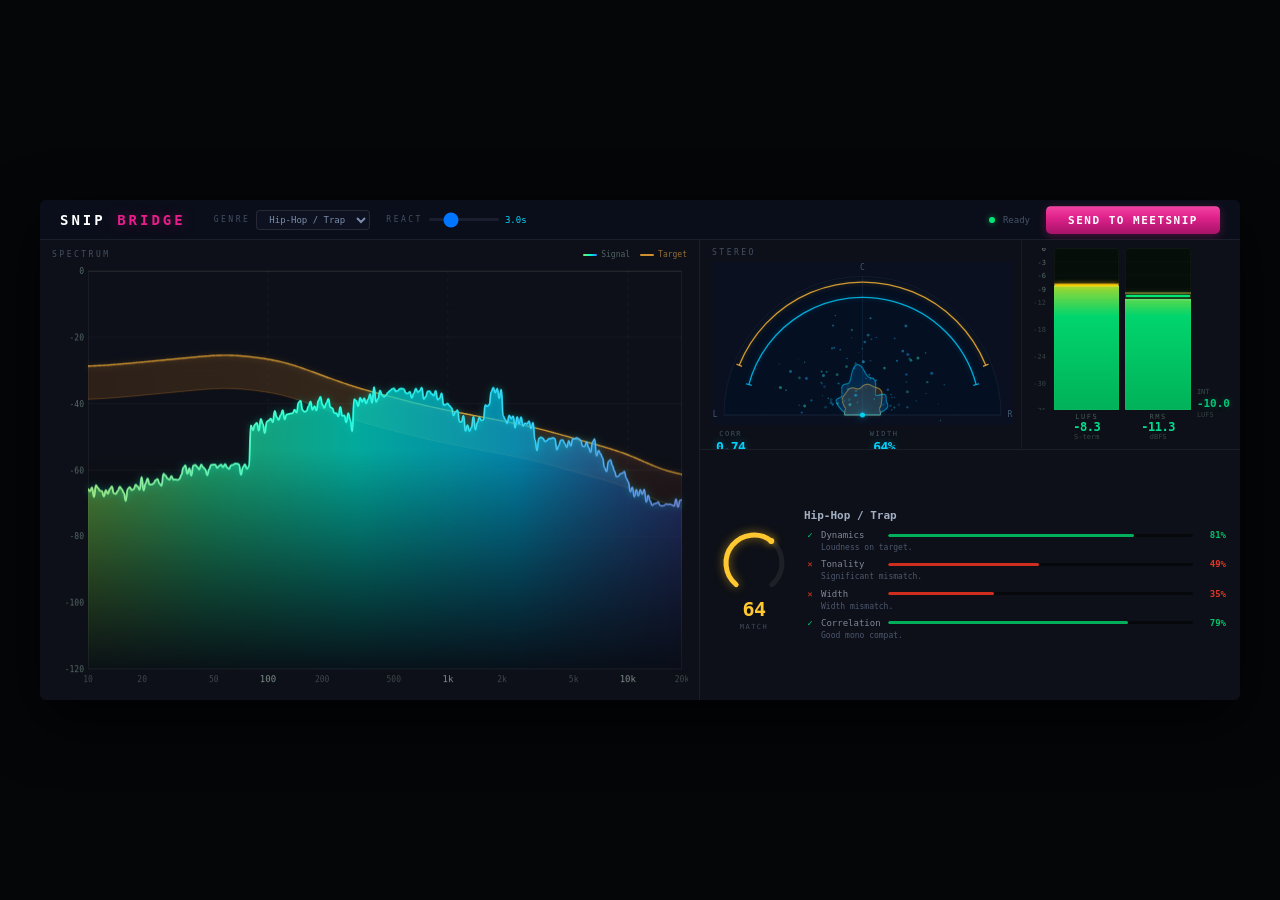
<file: plugins/SNIPBridge/Design/snip-bridge-ui.html>
<!DOCTYPE html>
<html lang="en">
<head>
  <meta charset="UTF-8">
  <meta name="viewport" content="width=device-width, initial-scale=1.0">
  <title>SNIP Bridge</title>
  <style>
    * { box-sizing: border-box; margin: 0; padding: 0; }

    body {
      background: #040608;
      display: flex;
      align-items: center;
      justify-content: center;
      min-height: 100vh;
      font-family: monospace;
    }

    #plugin {
      width: 1200px;
      height: 500px;
      background: #080c14;
      display: flex;
      flex-direction: column;
      border-radius: 6px;
      overflow: hidden;
      box-shadow: 0 20px 60px rgba(0,0,0,0.8);
    }

    /* ── HEADER ── */
    .header {
      height: 40px;
      background: #0a0e1a;
      border-bottom: 1px solid rgba(255,255,255,0.07);
      display: flex;
      align-items: center;
      padding: 0 20px;
      flex-shrink: 0;
      gap: 16px;
    }
    .logo { font-size: 14px; font-weight: 700; letter-spacing: 3px; color: #fff; }
    .logo span { color: #E91E8C; text-shadow: 0 0 14px rgba(233,30,140,0.4); }
    .hsel {
      background: #0d1120; color: rgba(160,185,220,0.75);
      border: 1px solid rgba(255,255,255,0.1); border-radius: 4px;
      padding: 3px 8px; font-family: monospace; font-size: 9px;
      outline: none; cursor: pointer;
    }
    .send-btn {
      background: linear-gradient(180deg,rgba(255,255,255,0.1) 0%,transparent 40%,rgba(0,0,0,0.15) 100%),
                  linear-gradient(180deg,#F02A96,#C4167A);
      color: #fff; font-family: monospace; font-weight: 700; font-size: 11px;
      letter-spacing: 1.5px; text-transform: uppercase; border: none;
      border-top: 1px solid rgba(255,255,255,0.18); border-radius: 5px;
      padding: 7px 22px; cursor: pointer;
      box-shadow: 0 2px 10px rgba(233,30,140,0.3);
      transition: filter 0.15s, box-shadow 0.15s;
    }
    .send-btn:hover { filter: brightness(1.15); box-shadow: 0 2px 18px rgba(233,30,140,0.5); }
    .send-btn.sending { animation: pulse-glow 1.2s ease-in-out infinite; }
    .send-btn.sent { background: linear-gradient(180deg,rgba(255,255,255,0.1) 0%,transparent 40%,rgba(0,0,0,0.15) 100%), linear-gradient(180deg,#00F08A,#00C864); animation: none; }
    @keyframes pulse-glow {
      0%,100% { box-shadow: 0 2px 10px rgba(233,30,140,0.3); }
      50% { box-shadow: 0 2px 24px rgba(233,30,140,0.6), 0 0 40px rgba(233,30,140,0.2); }
    }
    .plbl { font-size: 8px; letter-spacing: 2.5px; color: rgba(160,185,220,0.38); text-transform: uppercase; }

    /* ── BODY ── */
    .body { flex: 1; display: flex; overflow: hidden; }

    /* ── SPECTRUM ── */
    #spec-panel {
      width: 660px; flex-shrink: 0; background: #0d1018;
      border-right: 1px solid rgba(255,255,255,0.06);
      display: flex; flex-direction: column; padding: 10px 12px 8px;
    }

    /* ── RIGHT ── */
    .right { flex: 1; display: flex; flex-direction: column; }
    .rpanel { border-bottom: 1px solid rgba(255,255,255,0.06); background: #0d1018; overflow: hidden; }
    .rpanel:last-child { border-bottom: none; }

    /* ── TOP RIGHT: stereo + meters ── */
    #top-right { display: flex; flex-direction: row; align-items: stretch; flex-shrink: 0; height: 210px; }

    #vs-col {
      flex: 1; display: flex; flex-direction: column; align-items: center;
      justify-content: flex-start; padding: 8px 8px 8px 12px;
      border-right: 1px solid rgba(255,255,255,0.05);
    }
    #vs-sub { display: flex; gap: 14px; justify-content: center; padding: 5px 4px 0; width: 100%; }
    .st-readout { display: flex; flex-direction: column; align-items: center; gap: 1px; }
    .st-lbl { font-size: 7px; letter-spacing: 1.5px; color: rgba(140,190,220,0.38); text-transform: uppercase; }
    .st-val { font-size: 13px; font-weight: 600; color: #00d4ff; text-shadow: 0 0 8px rgba(0,200,255,0.4); letter-spacing: -0.5px; }
    .wbar-wrap { position: relative; height: 4px; background: rgba(0,0,0,0.5); border-radius: 2px; border: 1px solid rgba(255,255,255,0.05); overflow: hidden; }
    .wbar-l { position: absolute; right: 50%; top: 0; bottom: 0; background: linear-gradient(to left,rgba(0,180,255,0.75),rgba(0,100,200,0.25)); border-radius: 3px 0 0 3px; }
    .wbar-r { position: absolute; left: 50%; top: 0; bottom: 0; background: linear-gradient(to right,rgba(0,180,255,0.75),rgba(0,100,200,0.25)); border-radius: 0 3px 3px 0; }
    .wbar-c { position: absolute; left: 50%; top: -1px; bottom: -1px; width: 1px; background: rgba(255,255,255,0.18); transform: translateX(-50%); }
    .wbar-tgt { position: absolute; top: 0; bottom: 0; background: rgba(255,170,40,0.12); border-left: 1px solid rgba(255,175,50,0.45); border-right: 1px solid rgba(255,175,50,0.45); }
    .wbar-lcr { display: flex; justify-content: space-between; margin-top: 2px; }
    .wbar-lcr span { font-size: 7px; color: rgba(140,190,220,0.28); }

    #meters-col { flex: 1; display: flex; flex-direction: row; align-items: stretch; padding: 8px 10px 8px 8px; gap: 6px; }
    .meter-track { display: flex; flex-direction: column; align-items: center; gap: 3px; flex: 1; }
    .meter-num { font-size: 12px; font-weight: 600; letter-spacing: -0.5px; line-height: 1; }
    .meter-lbl { font-size: 7px; letter-spacing: 1.5px; color: rgba(160,210,185,0.38); text-transform: uppercase; }
    .meter-unit { font-size: 7px; color: rgba(160,210,185,0.28); }

    /* ── FEEDBACK ── */
    #fb-panel { display: flex; flex-direction: row; gap: 10px; padding: 10px 14px; flex: 1; }
    #fb-arc-area { display: flex; flex-direction: column; align-items: center; justify-content: center; gap: 2px; flex-shrink: 0; }
    .fb-score { font-size: 20px; font-weight: 600; letter-spacing: -0.5px; margin-top: -4px; }
    .fb-match-lbl { font-size: 7px; letter-spacing: 1.5px; color: rgba(160,185,220,0.35); text-transform: uppercase; }
    #fb-right { flex: 1; display: flex; flex-direction: column; justify-content: center; gap: 6px; }
    #genre-name { font-size: 11px; font-weight: 600; color: rgba(200,215,240,0.8); margin-bottom: 2px; }
    .mrow { display: flex; flex-direction: column; gap: 2px; }
    .mtop { display: flex; align-items: center; gap: 5px; }
    .micon { font-size: 9px; width: 12px; text-align: center; font-weight: 700; }
    .mname { font-size: 9px; color: rgba(200,215,235,0.6); width: 62px; }
    .mbarw { flex: 1; height: 3px; background: rgba(0,0,0,0.5); border-radius: 2px; overflow: hidden; }
    .mbar { height: 100%; border-radius: 2px; transition: width 400ms ease; }
    .mpct { font-size: 9px; font-weight: 600; min-width: 28px; text-align: right; }
    .mmsg { padding-left: 17px; font-size: 8px; color: rgba(140,160,195,0.5); line-height: 1.4; }
  </style>
</head>
<body>
<div id="plugin">

  <!-- HEADER -->
  <div class="header">
    <div class="logo">SNIP <span>BRIDGE</span></div>
    <div style="display:flex;align-items:center;gap:6px;margin-left:12px;">
      <span class="plbl">Genre</span>
      <select class="hsel" id="main-genre">
        <option value="0">Hip-Hop / Trap</option>
        <option value="1">Pop</option>
        <option value="2">EDM / Dance</option>
        <option value="3">Rock</option>
        <option value="4">Lo-Fi</option>
      </select>
    </div>
    <div style="display:flex;align-items:center;gap:6px;">
      <span class="plbl">React</span>
      <input type="range" min="0.5" max="10" step="0.1" value="3" id="react-sl"
        style="-webkit-appearance:none;width:70px;height:3px;background:#1a1e2e;border-radius:2px;outline:none;">
      <span id="react-val" style="font-size:9px;color:#00d4ff;min-width:28px;">3.0s</span>
    </div>
    <div style="display:flex;align-items:center;gap:8px;margin-left:auto;">
      <div id="status-led" style="width:6px;height:6px;border-radius:50%;background:#00e676;box-shadow:0 0 6px rgba(0,230,118,0.6);"></div>
      <span id="status-text" style="font-size:9px;color:rgba(160,185,220,0.4);">Ready</span>
    </div>
    <button class="send-btn" id="btn_send_snip">Send to Meetsnip</button>
  </div>

  <!-- BODY -->
  <div class="body">

    <!-- SPECTRUM -->
    <div id="spec-panel">
      <div style="display:flex;align-items:center;margin-bottom:6px;gap:12px;">
        <span class="plbl">Spectrum</span>
        <div style="display:flex;align-items:center;gap:10px;margin-left:auto;">
          <div style="display:flex;align-items:center;gap:4px;">
            <div style="width:14px;height:2px;background:linear-gradient(90deg,#90e860,#00ffd0,#3080ff);border-radius:1px;"></div>
            <span style="font-size:8px;color:rgba(160,205,190,0.45);">Signal</span>
          </div>
          <div style="display:flex;align-items:center;gap:4px;">
            <div style="width:14px;height:2px;background:rgba(255,175,50,0.8);border-radius:1px;"></div>
            <span style="font-size:8px;color:rgba(255,185,80,0.55);">Target</span>
          </div>
        </div>
      </div>
      <canvas id="spec-cv" style="flex:1;display:block;width:100%;min-height:0;"></canvas>
    </div>

    <!-- RIGHT -->
    <div class="right">

      <!-- TOP: stereo + meters -->
      <div class="rpanel" id="top-right">
        <div id="vs-col">
          <span class="plbl" style="align-self:flex-start;margin-bottom:5px;">Stereo</span>
          <canvas id="vs-cv" style="display:block;"></canvas>
          <div id="vs-sub">
            <div class="st-readout">
              <span class="st-lbl">Corr</span>
              <span class="st-val" id="corr-val">0.72</span>
            </div>
            <div class="st-readout" style="flex:1;min-width:80px;">
              <span class="st-lbl">Width</span>
              <span class="st-val" id="width-val">65%</span>
              <div style="width:100%;margin-top:3px;">
                <div class="wbar-wrap">
                  <div class="wbar-tgt" id="wbar-tgt"></div>
                  <div class="wbar-l" id="wbar-l"></div>
                  <div class="wbar-r" id="wbar-r"></div>
                  <div class="wbar-c"></div>
                </div>
                <div class="wbar-lcr"><span>L</span><span>C</span><span>R</span></div>
              </div>
            </div>
          </div>
        </div>

        <div id="meters-col">
          <canvas id="dscale" style="display:block;width:18px;flex-shrink:0;"></canvas>
          <div class="meter-track">
            <canvas id="lufs-cv" style="display:block;flex:1;width:100%;min-height:0;"></canvas>
            <div style="text-align:center;">
              <div class="meter-lbl">LUFS</div>
              <div id="lufs-val" class="meter-num" style="color:#00e090;">-9.2</div>
              <div class="meter-unit">S-term</div>
            </div>
          </div>
          <div class="meter-track">
            <canvas id="rms-cv" style="display:block;flex:1;width:100%;min-height:0;"></canvas>
            <div style="text-align:center;">
              <div class="meter-lbl">RMS</div>
              <div id="rms-val" class="meter-num" style="color:#00e090;">-11.4</div>
              <div class="meter-unit">dBFS</div>
            </div>
          </div>
          <div style="display:flex;flex-direction:column;justify-content:flex-end;padding-bottom:22px;gap:1px;">
            <span style="font-size:7px;color:rgba(160,210,185,0.3);">INT</span>
            <span id="int-val" style="font-size:11px;font-weight:600;color:#00c878;text-shadow:0 0 6px rgba(0,190,110,0.35);">-10.1</span>
            <span style="font-size:7px;color:rgba(160,210,185,0.26);">LUFS</span>
          </div>
        </div>
      </div>

      <!-- FEEDBACK -->
      <div class="rpanel" id="fb-panel" style="flex:1;">
        <div id="fb-arc-area">
          <canvas id="fb-arc-cv" width="80" height="80" style="display:block;"></canvas>
          <div class="fb-score" id="fb-score">72</div>
          <div class="fb-match-lbl">Match</div>
        </div>
        <div id="fb-right">
          <div id="genre-name">Hip-Hop / Trap</div>
          <div id="metrics-container" style="display:flex;flex-direction:column;gap:6px;"></div>
        </div>
      </div>

    </div>
  </div>
</div>

<script>
(function(){
  const DPR = window.devicePixelRatio || 1;
  let genre = 0;

  document.getElementById('main-genre').onchange = e => { genre = +e.target.value; };
  document.getElementById('react-sl').oninput = e => {
    document.getElementById('react-val').textContent = parseFloat(e.target.value).toFixed(1) + 's';
  };

  // Send button
  const sendBtn = document.getElementById('btn_send_snip');
  const statusLed = document.getElementById('status-led');
  const statusText = document.getElementById('status-text');
  sendBtn.addEventListener('click', () => {
    sendBtn.classList.add('sending'); sendBtn.textContent = 'Sending...';
    statusLed.style.background = '#FFD600'; statusLed.style.boxShadow = '0 0 6px rgba(255,214,0,0.6)';
    statusText.textContent = 'Sending to Meetsnip.com...';
    setTimeout(() => {
      sendBtn.classList.remove('sending'); sendBtn.classList.add('sent'); sendBtn.textContent = 'Sent ✓';
      statusLed.style.background = '#00e676'; statusLed.style.boxShadow = '0 0 6px rgba(0,230,118,0.6)';
      statusText.textContent = 'Analysis sent successfully';
      setTimeout(() => {
        sendBtn.classList.remove('sent'); sendBtn.textContent = 'Send to Meetsnip';
        statusText.textContent = 'Ready';
      }, 3000);
    }, 1500);
  });

  const genreNames = ['Hip-Hop / Trap','Pop','EDM / Dance','Rock','Lo-Fi'];
  const genreData = [
    {lufsLo:-11,lufsHi:-8, rmsLo:-13,rmsHi:-10, spread:0.42, wlo:0.25, whi:0.50},
    {lufsLo:-12,lufsHi:-9, rmsLo:-14,rmsHi:-11, spread:0.55, wlo:0.35, whi:0.62},
    {lufsLo:-10,lufsHi:-7, rmsLo:-12,rmsHi:-9,  spread:0.65, wlo:0.40, whi:0.70},
    {lufsLo:-14,lufsHi:-10,rmsLo:-16,rmsHi:-12, spread:0.48, wlo:0.28, whi:0.55},
    {lufsLo:-18,lufsHi:-14,rmsLo:-20,rmsHi:-16, spread:0.30, wlo:0.15, whi:0.40},
  ];

  // ── SPECTRUM ────────────────────────────────────────────────────────────
  const specCv = document.getElementById('spec-cv'), specCtx = specCv.getContext('2d');
  const FMIN=10, FMAX=20000, N=300;
  let specSig=new Float32Array(N), specSmth=new Float32Array(N);
  let specTLo=new Float32Array(N), specTHi=new Float32Array(N);

  const specKP = [
    [[10,-34,5],[60,-30,5],[120,-32,5],[300,-40,5],[800,-46,5],[3000,-52,5],[10000,-60,5],[20000,-68,5]],
    [[10,-44,4],[80,-40,4],[200,-37,4],[800,-38,4],[3000,-40,4],[8000,-44,4],[20000,-52,4]],
    [[10,-30,6],[80,-27,6],[200,-33,6],[600,-40,6],[2000,-44,6],[8000,-50,6],[20000,-58,6]],
    [[10,-48,5],[100,-44,5],[400,-36,5],[1500,-37,5],[5000,-42,5],[12000,-50,5],[20000,-58,5]],
    [[10,-46,4],[200,-44,4],[800,-46,4],[3000,-56,4],[8000,-68,4],[20000,-80,4]],
  ];

  function interpKP(kp,f){
    if(f<=kp[0][0]) return [kp[0][1]-kp[0][2],kp[0][1]+kp[0][2]];
    if(f>=kp[kp.length-1][0]){ const l=kp[kp.length-1]; return [l[1]-l[2],l[1]+l[2]]; }
    for(let i=1;i<kp.length;i++){
      if(f<=kp[i][0]){
        const t=(Math.log(f)-Math.log(kp[i-1][0]))/(Math.log(kp[i][0])-Math.log(kp[i-1][0]));
        const c=kp[i-1][1]+(kp[i][1]-kp[i-1][1])*t, hw=kp[i-1][2]+(kp[i][2]-kp[i-1][2])*t;
        return [c-hw,c+hw];
      }
    }
  }

  function gaussSmooth(arr,s=8){
    const out=new Float32Array(arr.length), r=Math.ceil(s*2.5);
    for(let i=0;i<arr.length;i++){
      let sum=0,w=0;
      for(let j=Math.max(0,i-r);j<=Math.min(arr.length-1,i+r);j++){
        const wj=Math.exp(-.5*((i-j)/s)**2); sum+=arr[j]*wj; w+=wj;
      }
      out[i]=sum/w;
    }
    return out;
  }

  let lastGenre = -1;
  function buildSpecTargets(){
    const kp=specKP[genre];
    const rL=new Float32Array(N), rH=new Float32Array(N);
    for(let i=0;i<N;i++){
      const f=Math.pow(FMAX/FMIN,i/(N-1))*FMIN;
      const [lo,hi]=interpKP(kp,f); rL[i]=lo; rH[i]=hi;
    }
    specTLo=gaussSmooth(rL); specTHi=gaussSmooth(rH);
  }

  for(let i=0;i<N;i++){
    const f=Math.pow(FMAX/FMIN,i/(N-1))*FMIN;
    let db = f<80?-70+22*(f/80):f<300?-48+8*Math.sin((f-80)/220*Math.PI):
             f<2000?-40+6*Math.sin((f-300)/1700*Math.PI*2.5):
             f<8000?-44-(f-2000)/6000*14:-58-(f-8000)/12000*32;
    specSig[i]=Math.max(-118,Math.min(-5,db)); specSmth[i]=specSig[i];
  }
  buildSpecTargets();

  function setupSpec(){
    const p=specCv.parentElement, pw=p.offsetWidth-24, ph=p.offsetHeight-30;
    if(!pw||!ph) return;
    specCv.width=pw*DPR; specCv.height=ph*DPR;
    specCv.style.width=pw+'px'; specCv.style.height=ph+'px';
    specCtx.setTransform(DPR,0,0,DPR,0,0);
  }

  function drawSpec(){
    const w=specCv.offsetWidth, h=specCv.offsetHeight; if(!w||!h) return;
    const pL=36,pT=6,pB=20, gw=w-pL-6, gh=h-pT-pB, bottom=pT+gh;
    const fToX=f=>pL+Math.log(f/FMIN)/Math.log(FMAX/FMIN)*gw;
    const dToY=d=>pT+(0-d)/120*gh;

    specCtx.clearRect(0,0,w,h);
    specCtx.fillStyle='#0d1018'; specCtx.fillRect(0,0,w,h);

    for(const d of[-10,-30,-50,-70,-90,-110]){
      const y=dToY(d); if(y<pT||y>bottom) continue;
      specCtx.strokeStyle='rgba(255,255,255,0.04)'; specCtx.lineWidth=0.4;
      specCtx.beginPath(); specCtx.moveTo(pL,y); specCtx.lineTo(pL+gw,y); specCtx.stroke();
    }
    for(const d of[0,-20,-40,-60,-80,-100,-120]){
      const y=dToY(d); if(y<pT||y>bottom) continue;
      specCtx.strokeStyle=d===0?'rgba(255,255,255,0.15)':'rgba(255,255,255,0.08)';
      specCtx.lineWidth=0.5;
      specCtx.beginPath(); specCtx.moveTo(pL,y); specCtx.lineTo(pL+gw,y); specCtx.stroke();
      specCtx.fillStyle='rgba(175,215,200,0.45)'; specCtx.font='8px monospace'; specCtx.textAlign='right';
      specCtx.fillText(d,pL-4,y+3);
    }
    specCtx.setLineDash([3,5]);
    for(const f of[10,20,50,100,200,500,1000,2000,5000,10000,20000]){
      const x=fToX(f), maj=[100,1000,10000].includes(f);
      specCtx.strokeStyle=maj?'rgba(255,255,255,0.09)':'rgba(255,255,255,0.04)';
      specCtx.lineWidth=maj?0.6:0.35;
      specCtx.beginPath(); specCtx.moveTo(x,pT); specCtx.lineTo(x,bottom); specCtx.stroke();
      specCtx.fillStyle=maj?'rgba(200,225,210,0.6)':'rgba(175,205,195,0.3)';
      specCtx.font=(maj?'9':'8')+'px monospace'; specCtx.textAlign='center';
      specCtx.fillText(f>=1000?(f/1000)+'k':f, x, bottom+13);
    }
    specCtx.setLineDash([]);

    const spts=[],tup=[],tdn=[];
    for(let i=0;i<N;i++){
      const f=Math.pow(FMAX/FMIN,i/(N-1))*FMIN, x=fToX(f);
      spts.push([x,dToY(specSmth[i])]);
      tup.push([x,dToY(specTHi[i])]);
      tdn.push([x,dToY(specTLo[i])]);
    }

    function ct(pts){ for(let i=1;i<pts.length;i++){ const mx=(pts[i-1][0]+pts[i][0])*.5; specCtx.bezierCurveTo(mx,pts[i-1][1],mx,pts[i][1],pts[i][0],pts[i][1]); } }
    function cr(pts){ for(let i=pts.length-2;i>=0;i--){ const mx=(pts[i+1][0]+pts[i][0])*.5; specCtx.bezierCurveTo(mx,pts[i+1][1],mx,pts[i][1],pts[i][0],pts[i][1]); } }

    // Target band
    specCtx.beginPath(); specCtx.moveTo(tup[0][0],tup[0][1]); ct(tup); cr(tdn); specCtx.closePath();
    const tbf=specCtx.createLinearGradient(pL,0,pL+gw,0);
    tbf.addColorStop(0,'rgba(255,140,30,0.13)'); tbf.addColorStop(.5,'rgba(255,165,45,0.16)'); tbf.addColorStop(1,'rgba(255,120,80,0.09)');
    specCtx.fillStyle=tbf; specCtx.fill();
    specCtx.beginPath(); specCtx.moveTo(tup[0][0],tup[0][1]); ct(tup);
    specCtx.shadowColor='rgba(255,160,40,0.38)'; specCtx.shadowBlur=5;
    specCtx.strokeStyle='rgba(255,185,55,0.78)'; specCtx.lineWidth=1.4; specCtx.stroke(); specCtx.shadowBlur=0;
    specCtx.beginPath(); specCtx.moveTo(tdn[0][0],tdn[0][1]); ct(tdn);
    specCtx.strokeStyle='rgba(220,130,40,0.35)'; specCtx.lineWidth=0.9; specCtx.stroke();

    // Signal fill
    specCtx.beginPath();
    specCtx.moveTo(spts[0][0],bottom); specCtx.lineTo(spts[0][0],spts[0][1]);
    ct(spts); specCtx.lineTo(spts[N-1][0],bottom); specCtx.closePath();
    const sf=specCtx.createLinearGradient(pL,0,pL+gw,0);
    sf.addColorStop(0,'rgba(110,195,75,0.68)'); sf.addColorStop(.2,'rgba(35,205,135,0.74)');
    sf.addColorStop(.45,'rgba(0,218,198,0.76)'); sf.addColorStop(.72,'rgba(0,182,232,0.70)');
    sf.addColorStop(1,'rgba(65,90,200,0.48)');
    specCtx.fillStyle=sf; specCtx.fill();
    specCtx.save(); specCtx.beginPath(); specCtx.rect(pL,pT,gw,gh); specCtx.clip();
    const fd=specCtx.createLinearGradient(0,pT,0,bottom);
    fd.addColorStop(.45,'rgba(0,0,0,0)'); fd.addColorStop(1,'rgba(8,12,20,0.96)');
    specCtx.fillStyle=fd; specCtx.fillRect(pL,pT,gw,gh); specCtx.restore();

    const eg=specCtx.createLinearGradient(pL,0,pL+gw,0);
    eg.addColorStop(0,'rgba(155,242,115,0.85)'); eg.addColorStop(.4,'rgba(0,255,218,0.95)');
    eg.addColorStop(.72,'rgba(0,202,252,0.9)'); eg.addColorStop(1,'rgba(95,110,252,0.62)');
    specCtx.beginPath(); specCtx.moveTo(spts[0][0],spts[0][1]); ct(spts);
    specCtx.shadowColor='rgba(0,228,192,0.45)'; specCtx.shadowBlur=7;
    specCtx.strokeStyle=eg; specCtx.lineWidth=2; specCtx.stroke(); specCtx.shadowBlur=0;
    specCtx.beginPath(); specCtx.moveTo(spts[0][0],spts[0][1]); ct(spts);
    specCtx.strokeStyle='rgba(222,255,238,0.35)'; specCtx.lineWidth=1; specCtx.stroke();
    specCtx.strokeStyle='rgba(255,255,255,0.05)'; specCtx.lineWidth=1;
    specCtx.strokeRect(pL+.5,pT+.5,gw-1,gh-1);
  }

  // ── DYNAMICS ────────────────────────────────────────────────────────────
  const lufsCv=document.getElementById('lufs-cv'), lufsCtx=lufsCv.getContext('2d');
  const rmsCv=document.getElementById('rms-cv'),   rmsCtx=rmsCv.getContext('2d');
  const dscaleCv=document.getElementById('dscale'), dscaleCtx=dscaleCv.getContext('2d');
  const DB_TOP=0, DB_BOT=-36;
  const dToY3=d=>(DB_TOP-d)/(DB_TOP-DB_BOT);

  function setupMeter(cv,ctx){
    if(!cv.offsetWidth||!cv.offsetHeight) return;
    cv.width=cv.offsetWidth*DPR; cv.height=cv.offsetHeight*DPR;
    ctx.setTransform(DPR,0,0,DPR,0,0);
  }

  function setupDscale(){
    const h=lufsCv.offsetHeight; if(!h) return;
    dscaleCv.width=18*DPR; dscaleCv.height=h*DPR; dscaleCv.style.height=h+'px';
    dscaleCtx.setTransform(DPR,0,0,DPR,0,0); dscaleCtx.clearRect(0,0,18,h);
    for(const d of[0,-3,-6,-9,-12,-18,-24,-30,-36]){
      const y=dToY3(d)*h;
      dscaleCtx.fillStyle=d===0?'rgba(255,255,255,0.45)':d>=-9?'rgba(160,210,185,0.48)':'rgba(160,210,185,0.26)';
      dscaleCtx.font='7px monospace'; dscaleCtx.textAlign='right';
      dscaleCtx.fillText(d,16,y+3);
    }
  }

  function drawMeter(ctx,db,peak,tLo,tHi){
    const w=ctx.canvas.offsetWidth, h=ctx.canvas.offsetHeight; if(!w||!h) return;
    ctx.clearRect(0,0,w,h);
    ctx.fillStyle='#060e0a'; ctx.beginPath(); ctx.roundRect(0,0,w,h,3); ctx.fill();
    if(tLo!==null){
      const ty1=dToY3(tHi)*h, ty2=dToY3(tLo)*h;
      ctx.fillStyle='rgba(255,168,40,0.1)'; ctx.fillRect(0,ty1,w,ty2-ty1);
      ctx.strokeStyle='rgba(255,185,55,0.7)'; ctx.lineWidth=1;
      ctx.shadowColor='rgba(255,165,30,0.38)'; ctx.shadowBlur=4;
      ctx.beginPath(); ctx.moveTo(0,ty1); ctx.lineTo(w,ty1); ctx.stroke(); ctx.shadowBlur=0;
      ctx.strokeStyle='rgba(255,168,40,0.28)'; ctx.lineWidth=0.7;
      ctx.beginPath(); ctx.moveTo(0,ty2); ctx.lineTo(w,ty2); ctx.stroke();
    }
    for(const d of[0,-3,-6,-9,-12,-18,-24,-30,-36]){
      const y=dToY3(d)*h;
      ctx.strokeStyle=d%6===0?'rgba(255,255,255,0.06)':'rgba(255,255,255,0.03)';
      ctx.lineWidth=0.4; ctx.beginPath(); ctx.moveTo(0,y); ctx.lineTo(w,y); ctx.stroke();
    }
    const fH=(1-dToY3(db))*h, fY=h-fH;
    if(fH>0){
      const gr=ctx.createLinearGradient(0,h,0,0);
      gr.addColorStop(0,'rgba(0,200,100,0.88)'); gr.addColorStop(.58,'rgba(0,235,120,0.9)');
      gr.addColorStop(.78,'rgba(180,235,50,0.9)'); gr.addColorStop(.9,'rgba(255,205,0,0.9)');
      gr.addColorStop(1,'rgba(255,55,25,0.95)');
      ctx.fillStyle=gr; ctx.fillRect(0,fY,w,fH);
      ctx.fillStyle='rgba(255,255,255,0.18)'; ctx.fillRect(0,fY,w,1.5);
    }
    if(peak>DB_BOT){
      const py=dToY3(peak)*h;
      const pc=peak>-3?'rgba(255,70,30,0.95)':peak>-9?'rgba(255,210,0,0.95)':'rgba(0,240,120,0.95)';
      ctx.strokeStyle=pc; ctx.lineWidth=2; ctx.shadowColor=pc; ctx.shadowBlur=5;
      ctx.beginPath(); ctx.moveTo(1,py); ctx.lineTo(w-1,py); ctx.stroke(); ctx.shadowBlur=0;
    }
    ctx.strokeStyle='rgba(255,255,255,0.05)'; ctx.lineWidth=0.7;
    ctx.beginPath(); ctx.roundRect(.5,.5,w-1,h-1,3); ctx.stroke();
  }

  let lufsV=-9.2,lufsT2=-9.2,lufsPk=-9.2,lufsPkT=80;
  let rmsV=-11.4,rmsT2=-11.4,rmsPk=-11.4,rmsPkT=80,intV=-10.1;

  // ── STEREO ──────────────────────────────────────────────────────────────
  const vsCv=document.getElementById('vs-cv'), vsCtx=vsCv.getContext('2d');
  let corrV=0.72,corrT=0.72,widthV=0.65,widthT=0.65,tSpread=0.42;
  const stParts=Array.from({length:100},()=>({
    freq:Math.random(), angle:(Math.random()-.5)*.9, radius:.2+Math.random()*.65,
    vA:(Math.random()-.5)*.008, vR:(Math.random()-.5)*.006,
    life:Math.random(), vL:.002+Math.random()*.004, size:1+Math.random()*2.2
  }));

  function setupVS(){
    const col=document.getElementById('vs-col');
    const availW=col.offsetWidth-20, availH=170;
    const sz=Math.min(availW,availH*2);
    const ch=Math.round(sz/2)+12;
    vsCv.width=sz*DPR; vsCv.height=ch*DPR;
    vsCv.style.width=sz+'px'; vsCv.style.height=ch+'px';
    vsCtx.setTransform(DPR,0,0,DPR,0,0);
  }

  function freqCol(f,a){ return `rgba(${Math.round(20+30*(1-f))},${Math.round(150+70*(1-f))},${Math.round(195+60*f)},${a})`; }

  function buildVShape(cx0,cy0,R,sp,dep,np,seed){
    const pts=[];
    for(let i=0;i<=np;i++){
      const t=i/np, ba=Math.PI+t*Math.PI, ph=t*Math.PI*5;
      const noise=seed===null
        ?0.5+0.4*Math.sin(ph+Date.now()*.0008)*(0.35+0.45*Math.sin(ph*1.6+Date.now()*.0005))
        :0.5+0.3*Math.sin(ph*.9+seed)*(0.4+0.3*Math.sin(ph*1.4+seed*1.3));
      const cp=Math.max(0,seed===null?corrV:.6), ad=Math.abs(t-.5)*2;
      const env=Math.pow(Math.max(0,1-ad/(sp*1.8)),.65);
      const r=R*(.13+noise*sp*dep*(1-cp*.45)*env);
      pts.push([cx0+r*Math.cos(ba),cy0+r*Math.sin(ba)]);
    }
    return pts;
  }

  function drawShapeVS(pts,fs,ss,gl,lw){
    vsCtx.beginPath(); vsCtx.moveTo(pts[0][0],pts[0][1]);
    for(let i=1;i<pts.length;i++){ const mx=(pts[i-1][0]+pts[i][0])*.5; vsCtx.bezierCurveTo(mx,pts[i-1][1],mx,pts[i][1],pts[i][0],pts[i][1]); }
    vsCtx.closePath(); vsCtx.fillStyle=fs; vsCtx.fill();
    vsCtx.beginPath(); vsCtx.moveTo(pts[0][0],pts[0][1]);
    for(let i=1;i<pts.length;i++){ const mx=(pts[i-1][0]+pts[i][0])*.5; vsCtx.bezierCurveTo(mx,pts[i-1][1],mx,pts[i][1],pts[i][0],pts[i][1]); }
    vsCtx.closePath(); vsCtx.shadowColor=gl; vsCtx.shadowBlur=5; vsCtx.strokeStyle=ss; vsCtx.lineWidth=lw; vsCtx.stroke(); vsCtx.shadowBlur=0;
  }

  function drawThinArcVS(cx0,cy0,R,sp,rad,col,glow){
    const h2=sp*Math.PI*.9, aS=Math.PI*1.5-h2, aE=Math.PI*1.5+h2, r=R*rad;
    vsCtx.beginPath(); vsCtx.arc(cx0,cy0,r,aS,aE);
    vsCtx.strokeStyle=col; vsCtx.lineWidth=1.3; vsCtx.shadowColor=glow; vsCtx.shadowBlur=5; vsCtx.stroke(); vsCtx.shadowBlur=0;
    for(const a of[aS,aE]){
      vsCtx.beginPath();
      vsCtx.moveTo(cx0+(r-3)*Math.cos(a),cy0+(r-3)*Math.sin(a));
      vsCtx.lineTo(cx0+(r+3)*Math.cos(a),cy0+(r+3)*Math.sin(a));
      vsCtx.strokeStyle=col; vsCtx.lineWidth=1.2; vsCtx.stroke();
    }
  }

  function drawVS(){
    const w=vsCv.offsetWidth, h=vsCv.offsetHeight; if(!w||!h) return;
    const cx0=w/2, cy0=h-10, R=Math.min(w*.46,h*.86);
    vsCtx.clearRect(0,0,w,h); vsCtx.fillStyle='#0a1020'; vsCtx.fillRect(0,0,w,h);
    vsCtx.beginPath(); vsCtx.arc(cx0,cy0,R,Math.PI,0); vsCtx.closePath();
    vsCtx.fillStyle='rgba(0,15,35,0.55)'; vsCtx.fill();
    vsCtx.strokeStyle='rgba(255,255,255,0.05)'; vsCtx.lineWidth=0.7; vsCtx.stroke();
    for(const r of[.4,.7,1]){ vsCtx.beginPath(); vsCtx.arc(cx0,cy0,R*r,Math.PI,0); vsCtx.strokeStyle=`rgba(100,160,220,${r===1?.09:.04})`; vsCtx.lineWidth=.4; vsCtx.stroke(); }
    for(const a of[Math.PI,Math.PI*1.25,Math.PI*1.5,Math.PI*1.75,0]){
      const maj=[Math.PI,Math.PI*1.5,0].includes(a);
      vsCtx.beginPath(); vsCtx.moveTo(cx0,cy0); vsCtx.lineTo(cx0+R*Math.cos(a),cy0+R*Math.sin(a));
      vsCtx.strokeStyle=maj?'rgba(100,170,230,0.13)':'rgba(100,170,230,0.05)'; vsCtx.lineWidth=maj?.7:.35; vsCtx.stroke();
    }
    for(const {a,t} of [{a:Math.PI,t:'L'},{a:Math.PI*1.5,t:'C'},{a:0,t:'R'}]){
      vsCtx.fillStyle='rgba(140,190,220,0.42)'; vsCtx.font='8px monospace';
      vsCtx.textAlign='center'; vsCtx.textBaseline='middle';
      vsCtx.fillText(t,cx0+(R+9)*Math.cos(a),cy0+(R+9)*Math.sin(a));
    }
    const tgt=genreData[genre]; tSpread+=(tgt.spread-tSpread)*.04;
    const tpts=buildVShape(cx0,cy0,R,tSpread,.72,100,42);
    const tF=vsCtx.createRadialGradient(cx0,cy0,0,cx0,cy0,R);
    tF.addColorStop(0,'rgba(255,150,20,0.18)'); tF.addColorStop(1,'rgba(255,100,10,0.03)');
    drawShapeVS(tpts,tF,'rgba(255,185,55,0.52)','rgba(255,160,30,0.38)',1.2);
    const spts=buildVShape(cx0,cy0,R,widthV*.78,1,100,null);
    const sF=vsCtx.createRadialGradient(cx0,cy0,0,cx0,cy0,R);
    sF.addColorStop(0,'rgba(0,155,255,0.25)'); sF.addColorStop(1,'rgba(0,80,180,0.04)');
    drawShapeVS(spts,sF,'rgba(0,200,255,0.52)','rgba(0,185,255,0.38)',1.2);
    drawThinArcVS(cx0,cy0,R,tSpread,.96,'rgba(255,185,55,0.8)','rgba(255,160,30,0.42)');
    drawThinArcVS(cx0,cy0,R,widthV*.72,.85,'rgba(0,205,255,0.8)','rgba(0,180,255,0.42)');
    for(const p of stParts){
      p.angle+=p.vA*(widthV*1.2); p.radius+=p.vR; p.life+=p.vL;
      if(p.life>1){p.life=0;p.radius=.1+Math.random()*.3;p.angle=(Math.random()-.5)*widthV*1.5;}
      if(p.radius>1)p.vR*=-1; if(p.radius<0){p.radius=.05;p.vR=Math.abs(p.vR);}
      if(Math.abs(p.angle)>widthV*1.2)p.vA*=-.8;
      const a=Math.PI*1.5+p.angle*Math.PI, r=p.radius*R*.83;
      vsCtx.beginPath(); vsCtx.arc(cx0+r*Math.cos(a),cy0+r*Math.sin(a),p.size*.5,0,Math.PI*2);
      vsCtx.fillStyle=freqCol(p.freq,(0.3+0.5*Math.sin(p.life*Math.PI))*.6); vsCtx.fill();
    }
    vsCtx.beginPath(); vsCtx.arc(cx0,cy0,2.5,0,Math.PI*2);
    vsCtx.fillStyle='rgba(0,220,255,0.9)'; vsCtx.shadowColor='rgba(0,200,255,0.7)'; vsCtx.shadowBlur=6; vsCtx.fill(); vsCtx.shadowBlur=0;
  }

  // ── FEEDBACK ────────────────────────────────────────────────────────────
  const fbArcCv=document.getElementById('fb-arc-cv'), fbArcCtx=fbArcCv.getContext('2d');

  function drawFbArc(score){
    fbArcCtx.clearRect(0,0,80,80);
    const cx=40,cy=44,R=28;
    fbArcCtx.beginPath(); fbArcCtx.arc(cx,cy,R,Math.PI*.72,Math.PI*2.28);
    fbArcCtx.strokeStyle='rgba(255,255,255,0.07)'; fbArcCtx.lineWidth=5; fbArcCtx.lineCap='round'; fbArcCtx.stroke();
    const aEnd=Math.PI*.72+(score/100)*Math.PI*1.56;
    const col=score>75?'#00e090':score>50?'#ffc830':'#ff4422';
    const glow=score>75?'rgba(0,210,130,0.55)':score>50?'rgba(255,190,30,0.55)':'rgba(255,50,20,0.55)';
    fbArcCtx.beginPath(); fbArcCtx.arc(cx,cy,R,Math.PI*.72,aEnd);
    fbArcCtx.strokeStyle=col; fbArcCtx.lineWidth=5; fbArcCtx.shadowColor=glow; fbArcCtx.shadowBlur=10; fbArcCtx.stroke(); fbArcCtx.shadowBlur=0;
    const ex=cx+R*Math.cos(aEnd), ey=cy+R*Math.sin(aEnd);
    fbArcCtx.beginPath(); fbArcCtx.arc(ex,ey,3,0,Math.PI*2);
    fbArcCtx.fillStyle=col; fbArcCtx.shadowColor=glow; fbArcCtx.shadowBlur=7; fbArcCtx.fill(); fbArcCtx.shadowBlur=0;
    return col;
  }

  let fbScores={dynamics:82,tonality:48,width:35,correlation:78};
  let fbTgts={dynamics:82,tonality:48,width:35,correlation:78};
  let fbSmooth=72;

  function renderMetrics(){
    const defs=[
      {key:'dynamics',   label:'Dynamics',    msgs:['Loudness on target.','Slightly off target.','Loudness mismatch.']},
      {key:'tonality',   label:'Tonality',    msgs:['Spectral balance good.','Tonal balance off.','Significant mismatch.']},
      {key:'width',      label:'Width',       msgs:['Width ideal.','Width off target.','Width mismatch.']},
      {key:'correlation',label:'Correlation', msgs:['Good mono compat.','Moderate compat.','Phase issues!']},
    ];
    const el=document.getElementById('metrics-container'); el.innerHTML='';
    for(const {key,label,msgs} of defs){
      const s=fbScores[key];
      const col=s>75?'rgba(0,220,120,0.88)':s>50?'rgba(255,190,40,0.88)':'rgba(255,60,40,0.88)';
      const bc=s>75?'rgba(0,215,110,0.8)':s>50?'rgba(255,185,35,0.8)':'rgba(255,55,35,0.8)';
      const ic=s>75?'✓':s>50?'▲':'✕';
      const msg=s>75?msgs[0]:s>50?msgs[1]:msgs[2];
      const row=document.createElement('div'); row.className='mrow';
      row.innerHTML=`<div class="mtop">
        <span class="micon" style="color:${col};">${ic}</span>
        <span class="mname">${label}</span>
        <div class="mbarw"><div class="mbar" style="width:${s}%;background:${bc};"></div></div>
        <span class="mpct" style="color:${col};">${Math.round(s)}%</span>
      </div>
      <div class="mmsg">${msg}</div>`;
      el.appendChild(row);
    }
  }

  // ── SETUP + TICK ─────────────────────────────────────────────────────────
  function setupAll(){
    setupSpec(); setupVS();
    setupMeter(lufsCv,lufsCtx); setupMeter(rmsCv,rmsCtx);
    setTimeout(setupDscale,20);
  }
  setTimeout(setupAll,60);
  window.addEventListener('resize',()=>setTimeout(setupAll,60));

  function tick(){
    if(genre!==lastGenre){ buildSpecTargets(); lastGenre=genre; }

    // Spectrum
    for(let i=0;i<N;i++){
      specSig[i]+=(Math.random()-.5)*1.1;
      const f=Math.pow(FMAX/FMIN,i/(N-1))*FMIN;
      const fl=f<80?-70:f<400?-43:f<3000?-47:-62;
      specSig[i]=Math.max(fl-9,Math.min(fl+12,specSig[i]));
      specSmth[i]+=(specSig[i]-specSmth[i])*.1;
    }
    drawSpec();

    // Dynamics
    lufsT2+=(Math.random()-.5)*.5; lufsT2=Math.max(-30,Math.min(-4,lufsT2)); lufsV+=(lufsT2-lufsV)*.15;
    rmsT2+=(Math.random()-.5)*.4;  rmsT2=Math.max(-32,Math.min(-6,rmsT2));   rmsV+=(rmsT2-rmsV)*.15;
    if(lufsV>lufsPk){lufsPk=lufsV;lufsPkT=80;} else if(--lufsPkT<=0)lufsPk-=.05;
    if(rmsV>rmsPk) {rmsPk=rmsV; rmsPkT=80;}  else if(--rmsPkT<=0) rmsPk-=.05;
    intV+=(lufsV-intV)*.002;
    const tgt=genreData[genre];
    setupMeter(lufsCv,lufsCtx); drawMeter(lufsCtx,lufsV,lufsPk,tgt.lufsLo,tgt.lufsHi);
    setupMeter(rmsCv,rmsCtx);   drawMeter(rmsCtx, rmsV, rmsPk, tgt.rmsLo,  tgt.rmsHi);
    const inL=lufsV>=tgt.lufsLo&&lufsV<=tgt.lufsHi;
    const inR=rmsV>=tgt.rmsLo&&rmsV<=tgt.rmsHi;
    document.getElementById('lufs-val').textContent=lufsV.toFixed(1);
    document.getElementById('lufs-val').style.color=inL?'#00e090':lufsV>tgt.lufsHi?'#ff4422':'#ffd020';
    document.getElementById('rms-val').textContent=rmsV.toFixed(1);
    document.getElementById('rms-val').style.color=inR?'#00e090':rmsV>tgt.rmsHi?'#ff4422':'#ffd020';
    document.getElementById('int-val').textContent=intV.toFixed(1);

    // Stereo
    corrT+=(Math.random()-.5)*.015; corrT=Math.max(-.2,Math.min(.98,corrT)); corrV+=(corrT-corrV)*.05;
    widthT+=(Math.random()-.5)*.012; widthT=Math.max(.2,Math.min(.9,widthT)); widthV+=(widthT-widthV)*.05;
    drawVS();
    document.getElementById('corr-val').textContent=corrV.toFixed(2);
    document.getElementById('width-val').textContent=Math.round(widthV*100)+'%';
    const hw=(widthV*.5)*48;
    document.getElementById('wbar-l').style.width=hw+'%';
    document.getElementById('wbar-r').style.width=hw+'%';
    document.getElementById('wbar-tgt').style.left=((0.5-tgt.whi/2)*100)+'%';
    document.getElementById('wbar-tgt').style.width=((tgt.whi-tgt.wlo)*100)+'%';

    // Feedback
    for(const k of Object.keys(fbTgts)){
      fbTgts[k]+=(Math.random()-.5)*2; fbTgts[k]=Math.max(10,Math.min(98,fbTgts[k]));
      fbScores[k]+=(fbTgts[k]-fbScores[k])*.04;
    }
    const overall=Math.round((fbScores.dynamics+fbScores.tonality+fbScores.width+fbScores.correlation)/4);
    fbSmooth+=(overall-fbSmooth)*.04;
    const sc=Math.round(fbSmooth), arcCol=drawFbArc(fbSmooth);
    document.getElementById('fb-score').textContent=sc;
    document.getElementById('fb-score').style.color=arcCol;
    document.getElementById('genre-name').textContent=genreNames[genre];
    renderMetrics();

    requestAnimationFrame(tick);
  }
  setTimeout(tick,120);
})();
</script>
</body>
</html>
</file>
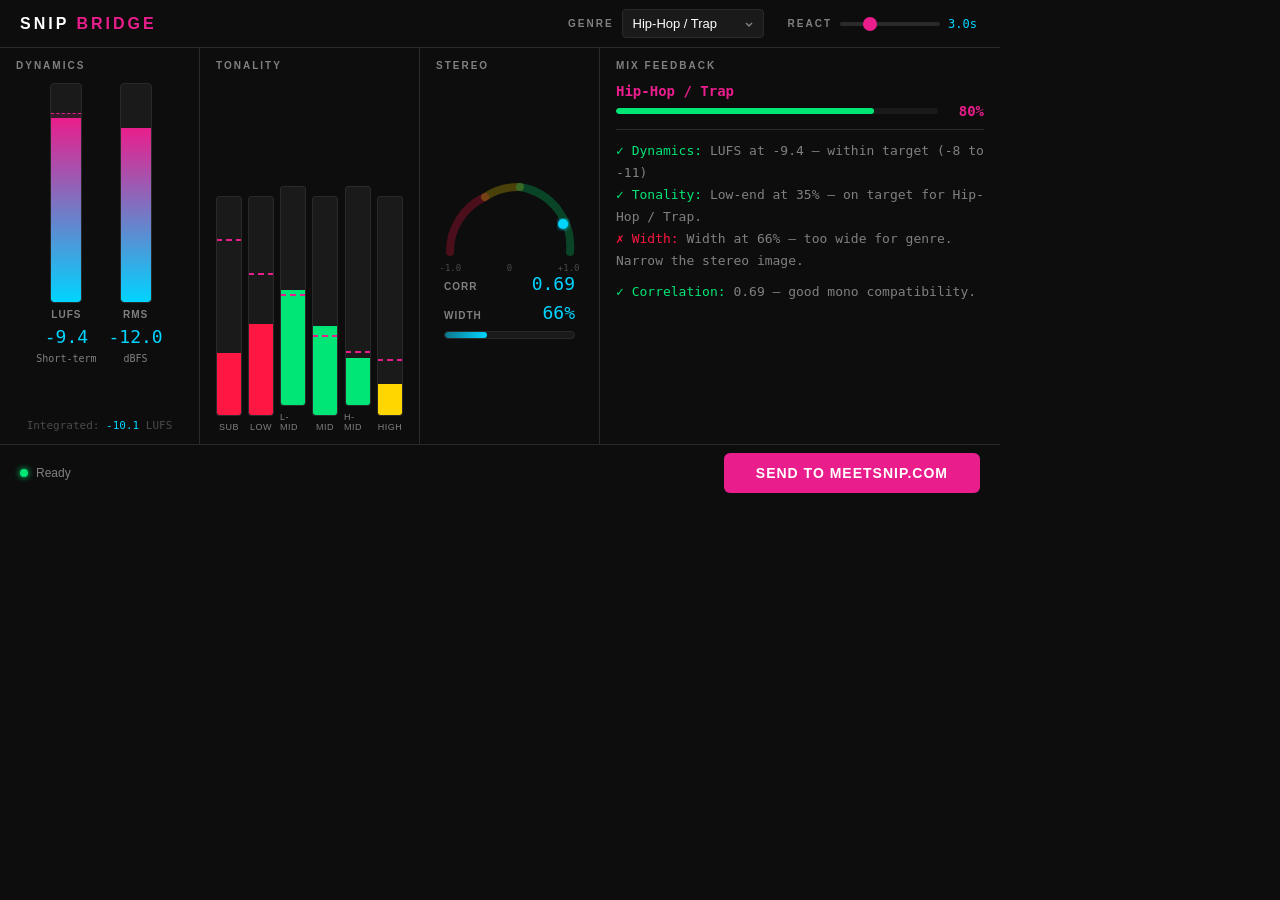
<file: plugins/SNIPBridge/Design/v1-test.html>
<!DOCTYPE html>
<html lang="en">
<head>
  <meta charset="UTF-8">
  <meta name="viewport" content="width=device-width, initial-scale=1.0">
  <title>SNIP Bridge</title>
  <style>
    /* ===== CSS VARIABLES ===== */
    :root {
      --bg: #0D0D0D;
      --surface: #1A1A1A;
      --surface-light: #242424;
      --border: #2A2A2A;
      --pink: #E91E8C;
      --cyan: #00D4FF;
      --cyan-dim: rgba(0, 212, 255, 0.5);
      --success: #00E676;
      --warning: #FFD600;
      --error: #FF1744;
      --text: #FFFFFF;
      --text-sec: #808080;
      --text-muted: #4A4A4A;
      --font: 'Inter', 'SF Pro Display', -apple-system, sans-serif;
      --mono: 'JetBrains Mono', 'SF Mono', 'Fira Code', 'Consolas', monospace;
    }

    /* ===== RESET ===== */
    *, *::before, *::after { box-sizing: border-box; margin: 0; padding: 0; }

    body {
      background: var(--bg);
      color: var(--text);
      font-family: var(--font);
      width: 1000px;
      height: 500px;
      overflow: hidden;
      display: flex;
      flex-direction: column;
      user-select: none;
    }

    /* ===== HEADER BAR ===== */
    .header {
      height: 48px;
      display: flex;
      align-items: center;
      justify-content: space-between;
      padding: 0 20px;
      border-bottom: 1px solid var(--border);
      flex-shrink: 0;
    }

    .logo {
      font-size: 16px;
      font-weight: 700;
      letter-spacing: 3px;
      text-transform: uppercase;
      color: var(--text);
    }
    .logo span { color: var(--pink); }

    .header-controls {
      display: flex;
      align-items: center;
      gap: 24px;
    }

    .control-group {
      display: flex;
      align-items: center;
      gap: 8px;
    }

    .control-label {
      font-size: 10px;
      font-weight: 600;
      letter-spacing: 2px;
      text-transform: uppercase;
      color: var(--text-sec);
    }

    .genre-select {
      background: var(--surface);
      color: var(--text);
      border: 1px solid var(--border);
      border-radius: 4px;
      padding: 6px 28px 6px 10px;
      font-family: var(--font);
      font-size: 13px;
      appearance: none;
      cursor: pointer;
      background-image: url("data:image/svg+xml,%3Csvg xmlns='http://www.w3.org/2000/svg' width='12' height='12' viewBox='0 0 12 12'%3E%3Cpath d='M3 5l3 3 3-3' stroke='%23808080' stroke-width='1.5' fill='none'/%3E%3C/svg%3E");
      background-repeat: no-repeat;
      background-position: right 8px center;
    }
    .genre-select:focus {
      border-color: var(--pink);
      outline: none;
      box-shadow: 0 0 0 2px rgba(233, 30, 140, 0.3);
    }

    .react-slider {
      display: flex;
      align-items: center;
      gap: 8px;
    }
    .react-slider input[type="range"] {
      -webkit-appearance: none;
      width: 100px;
      height: 4px;
      background: var(--border);
      border-radius: 2px;
      outline: none;
    }
    .react-slider input[type="range"]::-webkit-slider-thumb {
      -webkit-appearance: none;
      width: 14px;
      height: 14px;
      border-radius: 50%;
      background: var(--pink);
      cursor: pointer;
      border: none;
    }
    .react-value {
      font-family: var(--mono);
      font-size: 12px;
      color: var(--cyan);
      min-width: 32px;
    }

    /* ===== MAIN CONTENT ===== */
    .main {
      flex: 1;
      display: flex;
      overflow: hidden;
    }

    /* ===== COLUMNS ===== */
    .column {
      padding: 12px 16px;
      border-right: 1px solid var(--border);
      display: flex;
      flex-direction: column;
    }
    .column:last-child { border-right: none; }

    .col-dynamics { width: 200px; }
    .col-tonality { width: 220px; }
    .col-stereo { width: 180px; }
    .col-feedback { flex: 1; }

    .section-label {
      font-size: 10px;
      font-weight: 600;
      letter-spacing: 2px;
      text-transform: uppercase;
      color: var(--text-sec);
      margin-bottom: 12px;
    }

    /* ===== DYNAMICS METERS ===== */
    .meters-row {
      display: flex;
      gap: 12px;
      justify-content: center;
      flex: 1;
    }

    .meter-group {
      display: flex;
      flex-direction: column;
      align-items: center;
      gap: 6px;
    }

    .meter {
      width: 32px;
      height: 220px;
      background: var(--surface);
      border-radius: 4px;
      border: 1px solid var(--border);
      overflow: hidden;
      position: relative;
      display: flex;
      flex-direction: column-reverse;
    }

    .meter-fill {
      width: 100%;
      background: linear-gradient(to top, var(--cyan), var(--pink));
      transition: height 80ms ease-out;
      border-radius: 0 0 3px 3px;
    }

    .meter-target-zone {
      position: absolute;
      left: 0;
      right: 0;
      background: rgba(233, 30, 140, 0.15);
      border-top: 1px dashed var(--pink);
      border-bottom: 1px dashed var(--pink);
    }

    .meter-label {
      font-size: 10px;
      font-weight: 600;
      letter-spacing: 1px;
      text-transform: uppercase;
      color: var(--text-sec);
    }

    .meter-value {
      font-family: var(--mono);
      font-size: 18px;
      font-weight: 500;
      color: var(--cyan);
    }

    .meter-unit {
      font-family: var(--mono);
      font-size: 10px;
      color: var(--text-sec);
    }

    .meter-sub-value {
      font-family: var(--mono);
      font-size: 11px;
      color: var(--text-muted);
      margin-top: 2px;
    }

    /* ===== SPECTRAL BARS ===== */
    .spectral-container {
      display: flex;
      gap: 6px;
      justify-content: center;
      align-items: flex-end;
      flex: 1;
    }

    .spectral-band {
      display: flex;
      flex-direction: column;
      align-items: center;
      gap: 6px;
    }

    .spectral-bar-wrapper {
      width: 26px;
      height: 220px;
      background: var(--surface);
      border-radius: 3px;
      border: 1px solid var(--border);
      position: relative;
      display: flex;
      flex-direction: column-reverse;
      overflow: hidden;
    }

    .spectral-fill {
      width: 100%;
      border-radius: 0 0 2px 2px;
      transition: height 80ms ease-out, background-color 200ms ease;
    }

    .spectral-target {
      position: absolute;
      left: -1px;
      right: -1px;
      height: 0;
      border-top: 2px dashed var(--pink);
      z-index: 2;
    }

    .band-label {
      font-size: 9px;
      font-weight: 500;
      letter-spacing: 0.5px;
      color: var(--text-sec);
      text-transform: uppercase;
    }

    /* ===== STEREO SECTION ===== */
    .stereo-content {
      display: flex;
      flex-direction: column;
      align-items: center;
      gap: 16px;
      flex: 1;
      justify-content: center;
    }

    .corr-meter {
      width: 140px;
      height: 80px;
      position: relative;
    }

    .corr-arc {
      width: 140px;
      height: 80px;
    }

    .corr-labels {
      display: flex;
      justify-content: space-between;
      width: 140px;
      margin-top: 2px;
    }
    .corr-labels span {
      font-family: var(--mono);
      font-size: 9px;
      color: var(--text-muted);
    }

    .stereo-readouts {
      display: flex;
      flex-direction: column;
      align-items: center;
      gap: 8px;
      width: 100%;
    }

    .stereo-readout {
      display: flex;
      justify-content: space-between;
      align-items: baseline;
      width: 100%;
      padding: 0 8px;
    }

    .stereo-readout .label {
      font-size: 10px;
      font-weight: 600;
      letter-spacing: 1px;
      text-transform: uppercase;
      color: var(--text-sec);
    }

    .stereo-readout .value {
      font-family: var(--mono);
      font-size: 18px;
      font-weight: 500;
      color: var(--cyan);
    }

    /* Width bar */
    .width-bar-container {
      width: 100%;
      padding: 0 8px;
    }

    .width-bar {
      width: 100%;
      height: 8px;
      background: var(--surface);
      border-radius: 4px;
      border: 1px solid var(--border);
      overflow: hidden;
    }

    .width-bar-fill {
      height: 100%;
      background: linear-gradient(to right, var(--cyan-dim), var(--cyan));
      border-radius: 3px;
      transition: width 80ms ease-out;
    }

    /* ===== FEEDBACK SECTION ===== */
    .feedback-content {
      flex: 1;
      display: flex;
      flex-direction: column;
      overflow: hidden;
    }

    .feedback-header {
      font-family: var(--mono);
      font-size: 14px;
      font-weight: 600;
      color: var(--pink);
      margin-bottom: 4px;
    }

    .feedback-match {
      display: flex;
      align-items: center;
      gap: 10px;
      margin-bottom: 10px;
    }

    .match-bar {
      flex: 1;
      height: 6px;
      background: var(--surface);
      border-radius: 3px;
      overflow: hidden;
    }

    .match-bar-fill {
      height: 100%;
      border-radius: 3px;
      transition: width 300ms ease-out, background-color 300ms ease;
    }

    .match-percent {
      font-family: var(--mono);
      font-size: 14px;
      font-weight: 600;
      color: var(--pink);
      min-width: 36px;
      text-align: right;
    }

    .feedback-separator {
      height: 1px;
      background: var(--border);
      margin-bottom: 10px;
    }

    .feedback-lines {
      font-family: var(--mono);
      font-size: 13px;
      line-height: 1.7;
      flex: 1;
      overflow-y: auto;
    }
    .feedback-lines::-webkit-scrollbar { width: 4px; }
    .feedback-lines::-webkit-scrollbar-track { background: transparent; }
    .feedback-lines::-webkit-scrollbar-thumb { background: var(--border); border-radius: 2px; }

    .fb-pass { color: var(--success); }
    .fb-warn { color: var(--warning); }
    .fb-fail { color: var(--error); }
    .fb-text { color: var(--text-sec); }

    /* ===== FOOTER BAR ===== */
    .footer {
      height: 56px;
      display: flex;
      align-items: center;
      justify-content: space-between;
      padding: 0 20px;
      border-top: 1px solid var(--border);
      flex-shrink: 0;
    }

    .status-area {
      display: flex;
      align-items: center;
      gap: 8px;
    }

    .status-led {
      width: 8px;
      height: 8px;
      border-radius: 50%;
      background: var(--success);
      box-shadow: 0 0 6px var(--success);
    }
    .status-led.sending {
      background: var(--warning);
      box-shadow: 0 0 6px var(--warning);
    }
    .status-led.error {
      background: var(--error);
      box-shadow: 0 0 6px var(--error);
    }

    .status-text {
      font-size: 12px;
      color: var(--text-sec);
    }

    .send-button {
      background: var(--pink);
      color: var(--text);
      font-family: var(--font);
      font-weight: 700;
      font-size: 14px;
      letter-spacing: 1px;
      text-transform: uppercase;
      border: none;
      border-radius: 6px;
      padding: 12px 32px;
      cursor: pointer;
      transition: filter 0.15s, box-shadow 0.15s;
    }
    .send-button:hover {
      filter: brightness(1.2);
      box-shadow: 0 0 20px rgba(233, 30, 140, 0.4);
    }
    .send-button:active {
      filter: brightness(0.9);
    }

    @keyframes pulse-glow {
      0%, 100% { box-shadow: 0 0 10px rgba(233, 30, 140, 0.3); }
      50% { box-shadow: 0 0 25px rgba(233, 30, 140, 0.6); }
    }
    .send-button.sending {
      animation: pulse-glow 1s infinite;
    }
    .send-button.sent {
      background: var(--success);
      animation: none;
    }
  </style>
</head>
<body>

  <!-- HEADER -->
  <div class="header">
    <div class="logo">SNIP <span>BRIDGE</span></div>
    <div class="header-controls">
      <div class="control-group">
        <span class="control-label">Genre</span>
        <select class="genre-select" id="target_genre">
          <option value="0">Hip-Hop / Trap</option>
          <option value="1">Pop</option>
          <option value="2">EDM / Dance</option>
          <option value="3">Rock / Alternative</option>
          <option value="4">R&B / Soul</option>
          <option value="5">Lo-Fi / Ambient</option>
          <option value="6">Classical / Jazz</option>
        </select>
      </div>
      <div class="control-group react-slider">
        <span class="control-label">React</span>
        <input type="range" id="analysis_window" min="0.5" max="10" step="0.1" value="3.0">
        <span class="react-value" id="react-display">3.0s</span>
      </div>
    </div>
  </div>

  <!-- MAIN CONTENT -->
  <div class="main">

    <!-- COLUMN 1: DYNAMICS -->
    <div class="column col-dynamics">
      <div class="section-label">Dynamics</div>
      <div class="meters-row">
        <div class="meter-group">
          <div class="meter" id="lufs-meter">
            <div class="meter-fill" id="lufs-fill" style="height: 65%;"></div>
            <div class="meter-target-zone" id="lufs-target" style="bottom: 55%; height: 12%;"></div>
          </div>
          <div class="meter-label">LUFS</div>
          <div class="meter-value" id="lufs-value">-9.2</div>
          <div class="meter-unit">Short-term</div>
        </div>
        <div class="meter-group">
          <div class="meter" id="rms-meter">
            <div class="meter-fill" id="rms-fill" style="height: 58%;"></div>
          </div>
          <div class="meter-label">RMS</div>
          <div class="meter-value" id="rms-value">-11.4</div>
          <div class="meter-unit">dBFS</div>
        </div>
      </div>
      <div style="text-align:center; margin-top: 4px;">
        <div class="meter-sub-value">Integrated: <span id="lufs-int-value" style="color: var(--cyan);">-10.1</span> LUFS</div>
      </div>
    </div>

    <!-- COLUMN 2: TONALITY -->
    <div class="column col-tonality">
      <div class="section-label">Tonality</div>
      <div class="spectral-container">
        <div class="spectral-band">
          <div class="spectral-bar-wrapper">
            <div class="spectral-fill" id="band-sub" style="height: 55%; background: var(--warning);"></div>
            <div class="spectral-target" id="target-sub" style="bottom: 70%;"></div>
          </div>
          <div class="band-label">Sub</div>
        </div>
        <div class="spectral-band">
          <div class="spectral-bar-wrapper">
            <div class="spectral-fill" id="band-low" style="height: 62%; background: var(--warning);"></div>
            <div class="spectral-target" id="target-low" style="bottom: 72%;"></div>
          </div>
          <div class="band-label">Low</div>
        </div>
        <div class="spectral-band">
          <div class="spectral-bar-wrapper">
            <div class="spectral-fill" id="band-lmid" style="height: 70%; background: var(--success);"></div>
            <div class="spectral-target" id="target-lmid" style="bottom: 68%;"></div>
          </div>
          <div class="band-label">L-Mid</div>
        </div>
        <div class="spectral-band">
          <div class="spectral-bar-wrapper">
            <div class="spectral-fill" id="band-mid" style="height: 60%; background: var(--success);"></div>
            <div class="spectral-target" id="target-mid" style="bottom: 58%;"></div>
          </div>
          <div class="band-label">Mid</div>
        </div>
        <div class="spectral-band">
          <div class="spectral-bar-wrapper">
            <div class="spectral-fill" id="band-hmid" style="height: 50%; background: var(--success);"></div>
            <div class="spectral-target" id="target-hmid" style="bottom: 48%;"></div>
          </div>
          <div class="band-label">H-Mid</div>
        </div>
        <div class="spectral-band">
          <div class="spectral-bar-wrapper">
            <div class="spectral-fill" id="band-high" style="height: 35%; background: var(--error);"></div>
            <div class="spectral-target" id="target-high" style="bottom: 50%;"></div>
          </div>
          <div class="band-label">High</div>
        </div>
      </div>
    </div>

    <!-- COLUMN 3: STEREO -->
    <div class="column col-stereo">
      <div class="section-label">Stereo</div>
      <div class="stereo-content">
        <!-- Correlation Arc (SVG) -->
        <div class="corr-meter">
          <svg class="corr-arc" viewBox="0 0 140 80">
            <!-- Background arc segments -->
            <path d="M 10 75 A 60 60 0 0 1 45 20" stroke="#FF174440" stroke-width="8" fill="none" stroke-linecap="round"/>
            <path d="M 45 20 A 60 60 0 0 1 80 10" stroke="#FFD60040" stroke-width="8" fill="none" stroke-linecap="round"/>
            <path d="M 80 10 A 60 60 0 0 1 130 75" stroke="#00E67640" stroke-width="8" fill="none" stroke-linecap="round"/>
            <!-- Needle indicator -->
            <circle id="corr-needle" cx="108" cy="28" r="5" fill="var(--cyan)" filter="url(#glow)"/>
            <defs>
              <filter id="glow">
                <feGaussianBlur stdDeviation="2" result="blur"/>
                <feMerge><feMergeNode in="blur"/><feMergeNode in="SourceGraphic"/></feMerge>
              </filter>
            </defs>
          </svg>
          <div class="corr-labels">
            <span>-1.0</span>
            <span>0</span>
            <span>+1.0</span>
          </div>
        </div>

        <div class="stereo-readouts">
          <div class="stereo-readout">
            <span class="label">Corr</span>
            <span class="value" id="corr-value">0.72</span>
          </div>
          <div class="stereo-readout">
            <span class="label">Width</span>
            <span class="value" id="width-value">65%</span>
          </div>
          <div class="width-bar-container">
            <div class="width-bar">
              <div class="width-bar-fill" id="width-fill" style="width: 32.5%;"></div>
            </div>
          </div>
        </div>
      </div>
    </div>

    <!-- COLUMN 4: FEEDBACK -->
    <div class="column col-feedback">
      <div class="section-label">Mix Feedback</div>
      <div class="feedback-content">
        <div class="feedback-header" id="feedback-genre">Hip-Hop / Trap</div>
        <div class="feedback-match">
          <div class="match-bar">
            <div class="match-bar-fill" id="match-fill" style="width: 72%; background: var(--warning);"></div>
          </div>
          <div class="match-percent" id="match-value">72%</div>
        </div>
        <div class="feedback-separator"></div>
        <div class="feedback-lines" id="feedback-text">
          <div><span class="fb-pass">&#10003; Dynamics:</span> <span class="fb-text">LUFS at -9.2 &mdash; within target (-8 to -11)</span></div>
          <div><span class="fb-warn">&#9888; Tonality:</span> <span class="fb-text">Low-end at 28% &mdash; below target (35-45%). Consider boosting sub/bass.</span></div>
          <div><span class="fb-fail">&#10007; Width:</span> <span class="fb-text">Stereo at 65% &mdash; too wide for genre. Narrow the low-end stereo image.</span></div>
          <div style="margin-top: 12px;"><span class="fb-pass">&#10003; Correlation:</span> <span class="fb-text">0.72 &mdash; good mono compatibility.</span></div>
          <div><span class="fb-warn">&#9888; High-End:</span> <span class="fb-text">HF energy significantly below target. Mix may sound dull on bright playback systems.</span></div>
        </div>
      </div>
    </div>

  </div>

  <!-- FOOTER -->
  <div class="footer">
    <div class="status-area">
      <div class="status-led" id="status-led"></div>
      <span class="status-text" id="status-text">Ready</span>
    </div>
    <button class="send-button" id="btn_send_snip">Send to Meetsnip.com</button>
  </div>

  <!-- PREVIEW SIMULATION SCRIPT -->
  <script>
    // ===== PREVIEW MODE: Simulated data for design review =====

    const reactSlider = document.getElementById('analysis_window');
    const reactDisplay = document.getElementById('react-display');
    reactSlider.addEventListener('input', () => {
      reactDisplay.textContent = parseFloat(reactSlider.value).toFixed(1) + 's';
    });

    // Genre profiles for simulation
    const profiles = {
      0: { name: 'Hip-Hop / Trap', lufs: [-8, -11], low: 0.40, high: 0.25, width: [30, 50] },
      1: { name: 'Pop', lufs: [-9, -12], low: 0.30, high: 0.50, width: [40, 65] },
      2: { name: 'EDM / Dance', lufs: [-7, -10], low: 0.45, high: 0.50, width: [45, 70] },
      3: { name: 'Rock / Alternative', lufs: [-10, -14], low: 0.25, high: 0.40, width: [30, 50] },
      4: { name: 'R&B / Soul', lufs: [-10, -13], low: 0.35, high: 0.30, width: [35, 60] },
      5: { name: 'Lo-Fi / Ambient', lufs: [-14, -20], low: 0.30, high: 0.20, width: [20, 40] },
      6: { name: 'Classical / Jazz', lufs: [-16, -24], low: 0.20, high: 0.35, width: [25, 50] },
    };

    // Simulated current mix values
    let mix = {
      lufsShort: -9.2, lufsInt: -10.1, rms: -11.4,
      bands: [0.18, 0.22, 0.25, 0.18, 0.10, 0.07],
      correlation: 0.72, width: 65
    };

    function getDevColor(actual, target, tolerance) {
      const dev = Math.abs(actual - target) / tolerance;
      if (dev < 0.3) return 'var(--success)';
      if (dev < 0.7) return 'var(--warning)';
      return 'var(--error)';
    }

    function updateUI() {
      const genre = parseInt(document.getElementById('target_genre').value);
      const profile = profiles[genre];

      // Randomize mix slightly for animation
      mix.lufsShort += (Math.random() - 0.5) * 0.4;
      mix.rms += (Math.random() - 0.5) * 0.3;
      mix.correlation += (Math.random() - 0.5) * 0.02;
      mix.correlation = Math.max(-1, Math.min(1, mix.correlation));
      mix.width += (Math.random() - 0.5) * 2;
      mix.width = Math.max(0, Math.min(200, mix.width));

      for (let i = 0; i < 6; i++) {
        mix.bands[i] += (Math.random() - 0.5) * 0.02;
        mix.bands[i] = Math.max(0.02, Math.min(0.5, mix.bands[i]));
      }

      // Update LUFS/RMS meters
      const lufsPercent = Math.max(0, Math.min(100, ((mix.lufsShort + 60) / 60) * 100));
      const rmsPercent = Math.max(0, Math.min(100, ((mix.rms + 60) / 60) * 100));
      document.getElementById('lufs-fill').style.height = lufsPercent + '%';
      document.getElementById('rms-fill').style.height = rmsPercent + '%';
      document.getElementById('lufs-value').textContent = mix.lufsShort.toFixed(1);
      document.getElementById('rms-value').textContent = mix.rms.toFixed(1);
      document.getElementById('lufs-int-value').textContent = mix.lufsInt.toFixed(1);

      // LUFS target zone
      const targetTop = ((profile.lufs[0] + 60) / 60) * 100;
      const targetBot = ((profile.lufs[1] + 60) / 60) * 100;
      document.getElementById('lufs-target').style.bottom = targetBot + '%';
      document.getElementById('lufs-target').style.height = (targetTop - targetBot) + '%';

      // Update spectral bars
      const bandIds = ['sub', 'low', 'lmid', 'mid', 'hmid', 'high'];
      const targetBands = [profile.low, profile.low * 0.8, 0.25, 0.18, 0.12, profile.high * 0.5];
      bandIds.forEach((id, i) => {
        const bar = document.getElementById('band-' + id);
        const target = document.getElementById('target-' + id);
        const pct = mix.bands[i] * 200;
        const tgtPct = targetBands[i] * 200;
        bar.style.height = Math.min(95, pct) + '%';
        target.style.bottom = Math.min(95, tgtPct) + '%';
        bar.style.background = getDevColor(mix.bands[i], targetBands[i], 0.15);
      });

      // Stereo
      document.getElementById('corr-value').textContent = mix.correlation.toFixed(2);
      document.getElementById('width-value').textContent = Math.round(mix.width) + '%';
      document.getElementById('width-fill').style.width = (mix.width / 2) + '%';

      // Correlation needle position on arc
      const needle = document.getElementById('corr-needle');
      const angle = ((mix.correlation + 1) / 2) * Math.PI;
      const cx = 70 - 60 * Math.cos(angle);
      const cy = 75 - 60 * Math.sin(angle);
      needle.setAttribute('cx', cx);
      needle.setAttribute('cy', cy);

      // Feedback
      document.getElementById('feedback-genre').textContent = profile.name;

      // Calculate match percentage
      const dynMatch = (mix.lufsShort >= profile.lufs[1] && mix.lufsShort <= profile.lufs[0]) ? 100 : Math.max(0, 100 - Math.abs(mix.lufsShort - (profile.lufs[0] + profile.lufs[1]) / 2) * 10);
      const tonMatch = Math.max(0, 100 - Math.abs(mix.bands[0] + mix.bands[1] - profile.low) * 200);
      const widMatch = (mix.width >= profile.width[0] && mix.width <= profile.width[1]) ? 100 : Math.max(0, 100 - Math.abs(mix.width - (profile.width[0] + profile.width[1]) / 2) * 2);
      const overall = Math.round((dynMatch + tonMatch + widMatch) / 3);

      document.getElementById('match-value').textContent = overall + '%';
      const matchFill = document.getElementById('match-fill');
      matchFill.style.width = overall + '%';
      matchFill.style.background = overall > 75 ? 'var(--success)' : overall > 50 ? 'var(--warning)' : 'var(--error)';

      // Feedback lines
      const fb = document.getElementById('feedback-text');
      const dynStatus = dynMatch > 80 ? 'pass' : dynMatch > 50 ? 'warn' : 'fail';
      const dynIcon = dynStatus === 'pass' ? '&#10003;' : dynStatus === 'warn' ? '&#9888;' : '&#10007;';
      const tonStatus = tonMatch > 80 ? 'pass' : tonMatch > 50 ? 'warn' : 'fail';
      const tonIcon = tonStatus === 'pass' ? '&#10003;' : tonStatus === 'warn' ? '&#9888;' : '&#10007;';
      const widStatus = widMatch > 80 ? 'pass' : widMatch > 50 ? 'warn' : 'fail';
      const widIcon = widStatus === 'pass' ? '&#10003;' : widStatus === 'warn' ? '&#9888;' : '&#10007;';

      const dynMsg = dynMatch > 80
        ? `LUFS at ${mix.lufsShort.toFixed(1)} &mdash; within target (${profile.lufs[0]} to ${profile.lufs[1]})`
        : `LUFS at ${mix.lufsShort.toFixed(1)} &mdash; outside target (${profile.lufs[0]} to ${profile.lufs[1]}). ${mix.lufsShort > profile.lufs[0] ? 'Mix is too loud.' : 'Mix is too quiet.'}`;

      const lowEnergy = Math.round((mix.bands[0] + mix.bands[1]) * 100);
      const tonMsg = tonMatch > 80
        ? `Low-end at ${lowEnergy}% &mdash; on target for ${profile.name}.`
        : `Low-end at ${lowEnergy}% &mdash; ${lowEnergy < profile.low * 100 ? 'below' : 'above'} target (${Math.round(profile.low * 100)}%). ${lowEnergy < profile.low * 100 ? 'Consider boosting sub/bass.' : 'Consider reducing low-end.'}`;

      const widMsg = widMatch > 80
        ? `Width at ${Math.round(mix.width)}% &mdash; within target for ${profile.name}.`
        : `Width at ${Math.round(mix.width)}% &mdash; ${mix.width > profile.width[1] ? 'too wide' : 'too narrow'} for genre. ${mix.width > profile.width[1] ? 'Narrow the stereo image.' : 'Widen the mix.'}`;

      const corrMsg = mix.correlation > 0.5
        ? `${mix.correlation.toFixed(2)} &mdash; good mono compatibility.`
        : mix.correlation > 0
        ? `${mix.correlation.toFixed(2)} &mdash; moderate mono compatibility. Check critical elements.`
        : `${mix.correlation.toFixed(2)} &mdash; poor mono compatibility! Phase issues likely.`;
      const corrStatus = mix.correlation > 0.5 ? 'pass' : mix.correlation > 0 ? 'warn' : 'fail';
      const corrIcon = corrStatus === 'pass' ? '&#10003;' : corrStatus === 'warn' ? '&#9888;' : '&#10007;';

      fb.innerHTML = `
        <div><span class="fb-${dynStatus}">${dynIcon} Dynamics:</span> <span class="fb-text">${dynMsg}</span></div>
        <div><span class="fb-${tonStatus}">${tonIcon} Tonality:</span> <span class="fb-text">${tonMsg}</span></div>
        <div><span class="fb-${widStatus}">${widIcon} Width:</span> <span class="fb-text">${widMsg}</span></div>
        <div style="margin-top: 8px;"><span class="fb-${corrStatus}">${corrIcon} Correlation:</span> <span class="fb-text">${corrMsg}</span></div>
      `;
    }

    // Genre change handler
    document.getElementById('target_genre').addEventListener('change', updateUI);

    // Send button simulation
    const sendBtn = document.getElementById('btn_send_snip');
    const statusLed = document.getElementById('status-led');
    const statusText = document.getElementById('status-text');

    sendBtn.addEventListener('click', () => {
      sendBtn.classList.add('sending');
      sendBtn.textContent = 'Sending...';
      statusLed.className = 'status-led sending';
      statusText.textContent = 'Sending to Meetsnip.com...';

      setTimeout(() => {
        sendBtn.classList.remove('sending');
        sendBtn.classList.add('sent');
        sendBtn.textContent = 'Sent \u2713';
        statusLed.className = 'status-led';
        statusText.textContent = 'Analysis sent successfully';

        setTimeout(() => {
          sendBtn.classList.remove('sent');
          sendBtn.textContent = 'Send to Meetsnip.com';
          statusText.textContent = 'Ready';
        }, 3000);
      }, 1500);
    });

    // Animate at ~15Hz for preview (30Hz in production)
    setInterval(updateUI, 66);
    updateUI();
  </script>

</body>
</html>
</file>
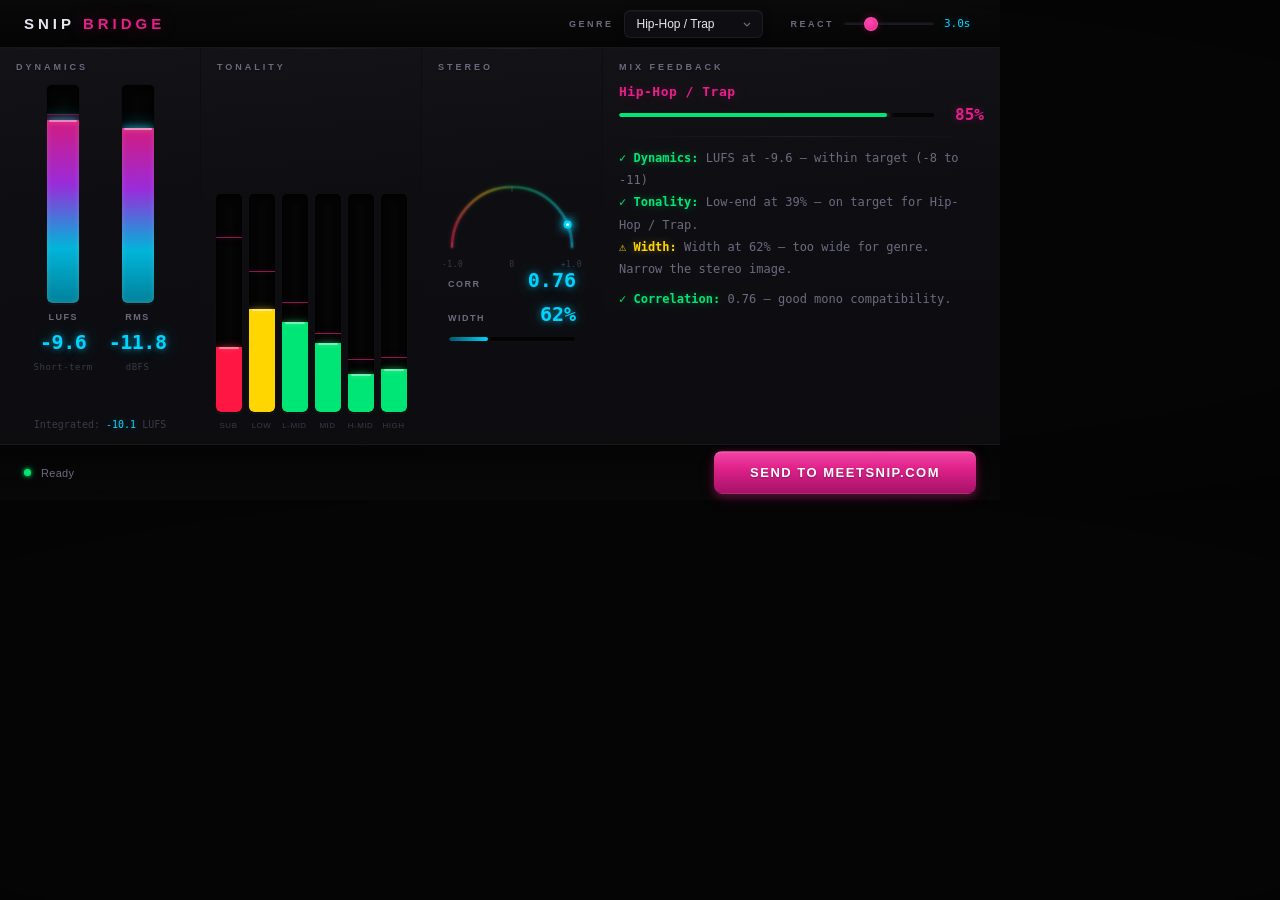
<file: plugins/SNIPBridge/Design/v2-test.html>
<!DOCTYPE html>
<html lang="en">
<head>
  <meta charset="UTF-8">
  <meta name="viewport" content="width=device-width, initial-scale=1.0">
  <title>SNIP Bridge</title>
  <style>
    /* ===== V2 PREMIUM CSS — iZotope / FabFilter grade ===== */

    /* ===== CSS VARIABLES ===== */
    :root {
      --bg: #050505;
      --surface: #0E0E12;
      --surface-raised: #141418;
      --surface-light: #1C1C22;
      --border: rgba(255, 255, 255, 0.06);
      --border-soft: rgba(255, 255, 255, 0.03);
      --pink: #E91E8C;
      --pink-glow: rgba(233, 30, 140, 0.35);
      --pink-glow-strong: rgba(233, 30, 140, 0.55);
      --cyan: #00D4FF;
      --cyan-glow: rgba(0, 212, 255, 0.35);
      --cyan-glow-strong: rgba(0, 212, 255, 0.55);
      --cyan-dim: rgba(0, 212, 255, 0.15);
      --success: #00E676;
      --success-glow: rgba(0, 230, 118, 0.4);
      --warning: #FFD600;
      --warning-glow: rgba(255, 214, 0, 0.35);
      --error: #FF1744;
      --error-glow: rgba(255, 23, 68, 0.4);
      --text: #E8E8F0;
      --text-bright: #FFFFFF;
      --text-sec: #6B6B80;
      --text-muted: #3A3A4A;
      --font: 'Inter', 'SF Pro Display', -apple-system, sans-serif;
      --mono: 'JetBrains Mono', 'SF Mono', 'Fira Code', 'Consolas', monospace;
      --panel-radius: 10px;
      --meter-radius: 6px;
    }

    /* ===== RESET ===== */
    *, *::before, *::after { box-sizing: border-box; margin: 0; padding: 0; }

    body {
      background: var(--bg);
      color: var(--text);
      font-family: var(--font);
      width: 1000px;
      height: 500px;
      overflow: hidden;
      display: flex;
      flex-direction: column;
      user-select: none;
      /* Subtle vignette around the whole plugin */
      background-image:
        radial-gradient(ellipse 120% 80% at 50% 45%, transparent 50%, rgba(0,0,0,0.6) 100%);
    }

    /* ===== HEADER BAR ===== */
    .header {
      height: 48px;
      display: flex;
      align-items: center;
      justify-content: space-between;
      padding: 0 24px;
      border-bottom: 1px solid var(--border);
      flex-shrink: 0;
      background: linear-gradient(180deg, rgba(255,255,255,0.02) 0%, transparent 100%);
    }

    .logo {
      font-size: 15px;
      font-weight: 700;
      letter-spacing: 4px;
      text-transform: uppercase;
      color: var(--text);
      text-shadow: 0 0 20px rgba(255,255,255,0.08);
    }
    .logo span {
      color: var(--pink);
      text-shadow: 0 0 18px var(--pink-glow);
    }

    .header-controls {
      display: flex;
      align-items: center;
      gap: 28px;
    }

    .control-group {
      display: flex;
      align-items: center;
      gap: 10px;
    }

    .control-label {
      font-size: 9px;
      font-weight: 600;
      letter-spacing: 2.5px;
      text-transform: uppercase;
      color: var(--text-sec);
    }

    .genre-select {
      background: var(--surface);
      color: var(--text);
      border: 1px solid var(--border);
      border-radius: 6px;
      padding: 6px 30px 6px 12px;
      font-family: var(--font);
      font-size: 12px;
      appearance: none;
      cursor: pointer;
      box-shadow:
        inset 0 1px 0 rgba(255,255,255,0.04),
        0 2px 8px rgba(0,0,0,0.4);
      background-image: url("data:image/svg+xml,%3Csvg xmlns='http://www.w3.org/2000/svg' width='10' height='10' viewBox='0 0 10 10'%3E%3Cpath d='M2 4l3 3 3-3' stroke='%236B6B80' stroke-width='1.2' fill='none'/%3E%3C/svg%3E");
      background-repeat: no-repeat;
      background-position: right 10px center;
      transition: border-color 0.2s, box-shadow 0.2s;
    }
    .genre-select:focus {
      border-color: rgba(233, 30, 140, 0.5);
      outline: none;
      box-shadow:
        inset 0 1px 0 rgba(255,255,255,0.04),
        0 0 0 2px rgba(233, 30, 140, 0.15),
        0 0 20px rgba(233, 30, 140, 0.1);
    }
    .genre-select:hover {
      border-color: rgba(255,255,255,0.12);
    }

    .react-slider {
      display: flex;
      align-items: center;
      gap: 10px;
    }
    .react-slider input[type="range"] {
      -webkit-appearance: none;
      width: 90px;
      height: 3px;
      background: linear-gradient(90deg, var(--surface-light), var(--surface-light));
      border-radius: 2px;
      outline: none;
      box-shadow: inset 0 1px 2px rgba(0,0,0,0.5);
    }
    .react-slider input[type="range"]::-webkit-slider-thumb {
      -webkit-appearance: none;
      width: 14px;
      height: 14px;
      border-radius: 50%;
      background: radial-gradient(circle at 40% 35%, #FF4DB2, var(--pink));
      cursor: pointer;
      border: 1.5px solid rgba(255,255,255,0.15);
      box-shadow:
        0 0 8px var(--pink-glow),
        0 2px 4px rgba(0,0,0,0.5);
      transition: box-shadow 0.15s;
    }
    .react-slider input[type="range"]::-webkit-slider-thumb:hover {
      box-shadow:
        0 0 14px var(--pink-glow-strong),
        0 2px 4px rgba(0,0,0,0.5);
    }
    .react-value {
      font-family: var(--mono);
      font-size: 11px;
      color: var(--cyan);
      text-shadow: 0 0 8px var(--cyan-glow);
      min-width: 32px;
    }

    /* ===== MAIN CONTENT ===== */
    .main {
      flex: 1;
      display: flex;
      overflow: hidden;
      gap: 1px;
      background: var(--border-soft);
    }

    /* ===== COLUMNS — Glassmorphic Panels ===== */
    .column {
      padding: 14px 16px;
      display: flex;
      flex-direction: column;
      background:
        linear-gradient(175deg,
          rgba(255,255,255,0.025) 0%,
          transparent 40%,
          rgba(0,0,0,0.1) 100%);
      background-color: var(--surface);
      position: relative;
    }
    /* Subtle inner top highlight for depth */
    .column::before {
      content: '';
      position: absolute;
      top: 0; left: 0; right: 0;
      height: 1px;
      background: linear-gradient(90deg, transparent, rgba(255,255,255,0.06), transparent);
    }
    .column:last-child { border-right: none; }

    .col-dynamics { width: 200px; }
    .col-tonality { width: 220px; }
    .col-stereo { width: 180px; }
    .col-feedback { flex: 1; }

    .section-label {
      font-size: 9px;
      font-weight: 600;
      letter-spacing: 3px;
      text-transform: uppercase;
      color: var(--text-sec);
      margin-bottom: 12px;
      text-shadow: 0 1px 2px rgba(0,0,0,0.5);
    }

    /* ===== DYNAMICS METERS — Embedded Neon ===== */
    .meters-row {
      display: flex;
      gap: 16px;
      justify-content: center;
      flex: 1;
    }

    .meter-group {
      display: flex;
      flex-direction: column;
      align-items: center;
      gap: 8px;
    }

    .meter {
      width: 34px;
      height: 220px;
      background: var(--bg);
      border-radius: var(--meter-radius);
      border: 1px solid rgba(255,255,255,0.04);
      overflow: hidden;
      position: relative;
      display: flex;
      flex-direction: column-reverse;
      /* Deeply embedded look */
      box-shadow:
        inset 0 2px 6px rgba(0,0,0,0.8),
        inset 0 0 12px rgba(0,0,0,0.4),
        0 1px 0 rgba(255,255,255,0.03);
    }

    .meter-fill {
      width: 100%;
      background: linear-gradient(to top,
        rgba(0, 212, 255, 0.6) 0%,
        rgba(0, 212, 255, 0.85) 30%,
        rgba(180, 50, 255, 0.85) 65%,
        rgba(233, 30, 140, 0.9) 100%);
      transition: height 80ms ease-out;
      border-radius: 0 0 5px 5px;
      position: relative;
      /* Neon glow core */
      box-shadow:
        0 0 8px var(--cyan-glow-strong),
        0 0 20px var(--cyan-glow),
        inset 0 0 6px rgba(255,255,255,0.15);
    }
    /* Bright highlight line at the top of the fill */
    .meter-fill::after {
      content: '';
      position: absolute;
      top: 0; left: 2px; right: 2px;
      height: 2px;
      background: rgba(255,255,255,0.5);
      border-radius: 1px;
      box-shadow: 0 0 6px rgba(255,255,255,0.3);
    }

    .meter-target-zone {
      position: absolute;
      left: 0;
      right: 0;
      background: rgba(233, 30, 140, 0.08);
      border-top: 1px solid rgba(233, 30, 140, 0.4);
      border-bottom: 1px solid rgba(233, 30, 140, 0.4);
      box-shadow: inset 0 0 8px rgba(233, 30, 140, 0.1);
    }

    .meter-label {
      font-size: 9px;
      font-weight: 600;
      letter-spacing: 1.5px;
      text-transform: uppercase;
      color: var(--text-sec);
    }

    /* LED digital readout style */
    .meter-value {
      font-family: var(--mono);
      font-size: 20px;
      font-weight: 600;
      color: var(--cyan);
      text-shadow:
        0 0 6px var(--cyan-glow-strong),
        0 0 16px var(--cyan-glow),
        0 0 30px rgba(0, 212, 255, 0.15);
      letter-spacing: -0.5px;
    }

    .meter-unit {
      font-family: var(--mono);
      font-size: 9px;
      color: var(--text-muted);
      letter-spacing: 0.5px;
    }

    .meter-sub-value {
      font-family: var(--mono);
      font-size: 10px;
      color: var(--text-muted);
      margin-top: 2px;
    }
    .meter-sub-value span {
      text-shadow: 0 0 6px var(--cyan-glow);
    }

    /* ===== SPECTRAL BARS — Neon Embedded ===== */
    .spectral-container {
      display: flex;
      gap: 5px;
      justify-content: center;
      align-items: flex-end;
      flex: 1;
    }

    .spectral-band {
      display: flex;
      flex-direction: column;
      align-items: center;
      gap: 8px;
    }

    .spectral-bar-wrapper {
      width: 28px;
      height: 220px;
      background: var(--bg);
      border-radius: var(--meter-radius);
      border: 1px solid rgba(255,255,255,0.04);
      position: relative;
      display: flex;
      flex-direction: column-reverse;
      overflow: hidden;
      box-shadow:
        inset 0 2px 6px rgba(0,0,0,0.8),
        inset 0 0 10px rgba(0,0,0,0.3),
        0 1px 0 rgba(255,255,255,0.03);
    }

    .spectral-fill {
      width: 100%;
      border-radius: 0 0 5px 5px;
      transition: height 80ms ease-out, background-color 200ms ease, box-shadow 200ms ease;
      position: relative;
    }
    /* Bright cap line on spectral bars */
    .spectral-fill::after {
      content: '';
      position: absolute;
      top: 0; left: 3px; right: 3px;
      height: 2px;
      background: rgba(255,255,255,0.45);
      border-radius: 1px;
      box-shadow: 0 0 4px rgba(255,255,255,0.25);
    }

    .spectral-target {
      position: absolute;
      left: 0;
      right: 0;
      height: 0;
      border-top: 1.5px solid rgba(233, 30, 140, 0.6);
      z-index: 2;
      /* Subtle glow on target line */
      box-shadow: 0 0 6px rgba(233, 30, 140, 0.3);
    }

    .band-label {
      font-size: 8px;
      font-weight: 500;
      letter-spacing: 0.5px;
      color: var(--text-muted);
      text-transform: uppercase;
    }

    /* ===== STEREO SECTION — Premium Arc ===== */
    .stereo-content {
      display: flex;
      flex-direction: column;
      align-items: center;
      gap: 16px;
      flex: 1;
      justify-content: center;
    }

    .corr-meter {
      width: 140px;
      height: 80px;
      position: relative;
    }

    .corr-arc {
      width: 140px;
      height: 80px;
      filter: drop-shadow(0 0 3px rgba(0, 212, 255, 0.15));
    }

    .corr-labels {
      display: flex;
      justify-content: space-between;
      width: 140px;
      margin-top: 4px;
    }
    .corr-labels span {
      font-family: var(--mono);
      font-size: 8px;
      color: var(--text-muted);
      letter-spacing: 0.5px;
    }

    .stereo-readouts {
      display: flex;
      flex-direction: column;
      align-items: center;
      gap: 10px;
      width: 100%;
    }

    .stereo-readout {
      display: flex;
      justify-content: space-between;
      align-items: baseline;
      width: 100%;
      padding: 0 10px;
    }

    .stereo-readout .label {
      font-size: 9px;
      font-weight: 600;
      letter-spacing: 1.5px;
      text-transform: uppercase;
      color: var(--text-sec);
    }

    .stereo-readout .value {
      font-family: var(--mono);
      font-size: 20px;
      font-weight: 600;
      color: var(--cyan);
      text-shadow:
        0 0 6px var(--cyan-glow-strong),
        0 0 16px var(--cyan-glow);
    }

    /* Width bar */
    .width-bar-container {
      width: 100%;
      padding: 0 10px;
    }

    .width-bar {
      width: 100%;
      height: 6px;
      background: var(--bg);
      border-radius: 3px;
      border: 1px solid rgba(255,255,255,0.04);
      overflow: hidden;
      box-shadow:
        inset 0 1px 3px rgba(0,0,0,0.6);
    }

    .width-bar-fill {
      height: 100%;
      background: linear-gradient(90deg, rgba(0,212,255,0.4), var(--cyan));
      border-radius: 2px;
      transition: width 80ms ease-out;
      box-shadow: 0 0 8px var(--cyan-glow);
    }

    /* ===== FEEDBACK SECTION ===== */
    .feedback-content {
      flex: 1;
      display: flex;
      flex-direction: column;
      overflow: hidden;
    }

    .feedback-header {
      font-family: var(--mono);
      font-size: 13px;
      font-weight: 600;
      color: var(--pink);
      margin-bottom: 6px;
      text-shadow: 0 0 12px var(--pink-glow);
      letter-spacing: 0.5px;
    }

    .feedback-match {
      display: flex;
      align-items: center;
      gap: 10px;
      margin-bottom: 12px;
    }

    .match-bar {
      flex: 1;
      height: 4px;
      background: var(--bg);
      border-radius: 2px;
      overflow: hidden;
      box-shadow: inset 0 1px 2px rgba(0,0,0,0.5);
    }

    .match-bar-fill {
      height: 100%;
      border-radius: 2px;
      transition: width 300ms ease-out, background-color 300ms ease;
      box-shadow: 0 0 10px currentColor;
    }

    .match-percent {
      font-family: var(--mono);
      font-size: 16px;
      font-weight: 700;
      color: var(--pink);
      min-width: 40px;
      text-align: right;
      text-shadow: 0 0 10px var(--pink-glow);
    }

    .feedback-separator {
      height: 1px;
      background: linear-gradient(90deg, transparent, var(--border), transparent);
      margin-bottom: 10px;
    }

    .feedback-lines {
      font-family: var(--mono);
      font-size: 12px;
      line-height: 1.85;
      flex: 1;
      overflow-y: auto;
      padding-right: 4px;
    }
    .feedback-lines::-webkit-scrollbar { width: 3px; }
    .feedback-lines::-webkit-scrollbar-track { background: transparent; }
    .feedback-lines::-webkit-scrollbar-thumb {
      background: rgba(255,255,255,0.08);
      border-radius: 2px;
    }

    .fb-pass {
      color: var(--success);
      text-shadow: 0 0 8px var(--success-glow);
      font-weight: 600;
    }
    .fb-warn {
      color: var(--warning);
      text-shadow: 0 0 8px var(--warning-glow);
      font-weight: 600;
    }
    .fb-fail {
      color: var(--error);
      text-shadow: 0 0 8px var(--error-glow);
      font-weight: 600;
    }
    .fb-text { color: var(--text-sec); }

    /* ===== FOOTER BAR ===== */
    .footer {
      height: 56px;
      display: flex;
      align-items: center;
      justify-content: space-between;
      padding: 0 24px;
      border-top: 1px solid var(--border);
      flex-shrink: 0;
      background: linear-gradient(0deg, rgba(255,255,255,0.015) 0%, transparent 100%);
    }

    .status-area {
      display: flex;
      align-items: center;
      gap: 10px;
    }

    .status-led {
      width: 7px;
      height: 7px;
      border-radius: 50%;
      background: var(--success);
      box-shadow:
        0 0 4px var(--success),
        0 0 10px var(--success-glow);
    }
    .status-led.sending {
      background: var(--warning);
      box-shadow:
        0 0 4px var(--warning),
        0 0 10px var(--warning-glow);
    }
    .status-led.error {
      background: var(--error);
      box-shadow:
        0 0 4px var(--error),
        0 0 10px var(--error-glow);
    }

    .status-text {
      font-size: 11px;
      color: var(--text-sec);
      letter-spacing: 0.3px;
    }

    /* 3D Premium Send Button */
    .send-button {
      color: var(--text-bright);
      font-family: var(--font);
      font-weight: 700;
      font-size: 13px;
      letter-spacing: 1.5px;
      text-transform: uppercase;
      border: none;
      border-radius: 8px;
      padding: 13px 36px;
      cursor: pointer;
      position: relative;
      /* 3D layered gradient */
      background:
        linear-gradient(180deg,
          rgba(255,255,255,0.12) 0%,
          transparent 40%,
          rgba(0,0,0,0.15) 100%),
        linear-gradient(180deg, #F02A96, #C4167A);
      border-top: 1px solid rgba(255,255,255,0.2);
      border-bottom: 1px solid rgba(0,0,0,0.3);
      box-shadow:
        0 2px 8px rgba(233, 30, 140, 0.3),
        0 4px 16px rgba(233, 30, 140, 0.15),
        inset 0 1px 0 rgba(255,255,255,0.1);
      transition: all 0.2s ease;
      text-shadow: 0 1px 2px rgba(0,0,0,0.3);
    }
    .send-button:hover {
      background:
        linear-gradient(180deg,
          rgba(255,255,255,0.18) 0%,
          transparent 40%,
          rgba(0,0,0,0.1) 100%),
        linear-gradient(180deg, #FF3DA6, #E91E8C);
      box-shadow:
        0 2px 12px rgba(233, 30, 140, 0.45),
        0 6px 24px rgba(233, 30, 140, 0.2),
        inset 0 1px 0 rgba(255,255,255,0.15);
      transform: translateY(-1px);
    }
    .send-button:active {
      transform: translateY(1px);
      background:
        linear-gradient(180deg,
          transparent 0%,
          rgba(255,255,255,0.05) 60%,
          rgba(0,0,0,0.2) 100%),
        linear-gradient(180deg, #C4167A, #A01068);
      box-shadow:
        0 1px 4px rgba(233, 30, 140, 0.3),
        inset 0 2px 4px rgba(0,0,0,0.2);
    }

    @keyframes pulse-glow {
      0%, 100% {
        box-shadow:
          0 2px 8px rgba(233, 30, 140, 0.3),
          0 4px 16px rgba(233, 30, 140, 0.15);
      }
      50% {
        box-shadow:
          0 2px 16px rgba(233, 30, 140, 0.5),
          0 6px 30px rgba(233, 30, 140, 0.3),
          0 0 40px rgba(233, 30, 140, 0.15);
      }
    }
    .send-button.sending {
      animation: pulse-glow 1.2s ease-in-out infinite;
    }
    .send-button.sent {
      background:
        linear-gradient(180deg,
          rgba(255,255,255,0.12) 0%,
          transparent 40%,
          rgba(0,0,0,0.15) 100%),
        linear-gradient(180deg, #00F08A, #00C864);
      border-top: 1px solid rgba(255,255,255,0.2);
      box-shadow:
        0 2px 8px var(--success-glow),
        0 4px 16px rgba(0, 230, 118, 0.15);
      animation: none;
    }
  </style>
</head>
<body>

  <!-- HEADER -->
  <div class="header">
    <div class="logo">SNIP <span>BRIDGE</span></div>
    <div class="header-controls">
      <div class="control-group">
        <span class="control-label">Genre</span>
        <select class="genre-select" id="target_genre">
          <option value="0">Hip-Hop / Trap</option>
          <option value="1">Pop</option>
          <option value="2">EDM / Dance</option>
          <option value="3">Rock / Alternative</option>
          <option value="4">R&B / Soul</option>
          <option value="5">Lo-Fi / Ambient</option>
          <option value="6">Classical / Jazz</option>
        </select>
      </div>
      <div class="control-group react-slider">
        <span class="control-label">React</span>
        <input type="range" id="analysis_window" min="0.5" max="10" step="0.1" value="3.0">
        <span class="react-value" id="react-display">3.0s</span>
      </div>
    </div>
  </div>

  <!-- MAIN CONTENT -->
  <div class="main">

    <!-- COLUMN 1: DYNAMICS -->
    <div class="column col-dynamics">
      <div class="section-label">Dynamics</div>
      <div class="meters-row">
        <div class="meter-group">
          <div class="meter" id="lufs-meter">
            <div class="meter-fill" id="lufs-fill" style="height: 65%;"></div>
            <div class="meter-target-zone" id="lufs-target" style="bottom: 55%; height: 12%;"></div>
          </div>
          <div class="meter-label">LUFS</div>
          <div class="meter-value" id="lufs-value">-9.2</div>
          <div class="meter-unit">Short-term</div>
        </div>
        <div class="meter-group">
          <div class="meter" id="rms-meter">
            <div class="meter-fill" id="rms-fill" style="height: 58%;"></div>
          </div>
          <div class="meter-label">RMS</div>
          <div class="meter-value" id="rms-value">-11.4</div>
          <div class="meter-unit">dBFS</div>
        </div>
      </div>
      <div style="text-align:center; margin-top: 4px;">
        <div class="meter-sub-value">Integrated: <span id="lufs-int-value" style="color: var(--cyan);">-10.1</span> LUFS</div>
      </div>
    </div>

    <!-- COLUMN 2: TONALITY -->
    <div class="column col-tonality">
      <div class="section-label">Tonality</div>
      <div class="spectral-container">
        <div class="spectral-band">
          <div class="spectral-bar-wrapper">
            <div class="spectral-fill" id="band-sub" style="height: 55%; background: var(--warning);"></div>
            <div class="spectral-target" id="target-sub" style="bottom: 70%;"></div>
          </div>
          <div class="band-label">Sub</div>
        </div>
        <div class="spectral-band">
          <div class="spectral-bar-wrapper">
            <div class="spectral-fill" id="band-low" style="height: 62%; background: var(--warning);"></div>
            <div class="spectral-target" id="target-low" style="bottom: 72%;"></div>
          </div>
          <div class="band-label">Low</div>
        </div>
        <div class="spectral-band">
          <div class="spectral-bar-wrapper">
            <div class="spectral-fill" id="band-lmid" style="height: 70%; background: var(--success);"></div>
            <div class="spectral-target" id="target-lmid" style="bottom: 68%;"></div>
          </div>
          <div class="band-label">L-Mid</div>
        </div>
        <div class="spectral-band">
          <div class="spectral-bar-wrapper">
            <div class="spectral-fill" id="band-mid" style="height: 60%; background: var(--success);"></div>
            <div class="spectral-target" id="target-mid" style="bottom: 58%;"></div>
          </div>
          <div class="band-label">Mid</div>
        </div>
        <div class="spectral-band">
          <div class="spectral-bar-wrapper">
            <div class="spectral-fill" id="band-hmid" style="height: 50%; background: var(--success);"></div>
            <div class="spectral-target" id="target-hmid" style="bottom: 48%;"></div>
          </div>
          <div class="band-label">H-Mid</div>
        </div>
        <div class="spectral-band">
          <div class="spectral-bar-wrapper">
            <div class="spectral-fill" id="band-high" style="height: 35%; background: var(--error);"></div>
            <div class="spectral-target" id="target-high" style="bottom: 50%;"></div>
          </div>
          <div class="band-label">High</div>
        </div>
      </div>
    </div>

    <!-- COLUMN 3: STEREO -->
    <div class="column col-stereo">
      <div class="section-label">Stereo</div>
      <div class="stereo-content">
        <!-- Correlation Arc (SVG) — Premium redesign -->
        <div class="corr-meter">
          <svg class="corr-arc" viewBox="0 0 140 80">
            <defs>
              <!-- Premium gradient for arc -->
              <linearGradient id="arc-gradient" x1="0" y1="0" x2="1" y2="0">
                <stop offset="0%" stop-color="#FF174450"/>
                <stop offset="30%" stop-color="#FFD60035"/>
                <stop offset="55%" stop-color="#00E67630"/>
                <stop offset="100%" stop-color="#00D4FF40"/>
              </linearGradient>
              <!-- Intense glow filter for needle -->
              <filter id="glow" x="-100%" y="-100%" width="300%" height="300%">
                <feGaussianBlur stdDeviation="3" result="blur1"/>
                <feGaussianBlur stdDeviation="6" result="blur2"/>
                <feMerge>
                  <feMergeNode in="blur2"/>
                  <feMergeNode in="blur1"/>
                  <feMergeNode in="SourceGraphic"/>
                </feMerge>
              </filter>
              <!-- Subtle track glow -->
              <filter id="track-glow">
                <feGaussianBlur stdDeviation="1.5" result="blur"/>
                <feMerge><feMergeNode in="blur"/><feMergeNode in="SourceGraphic"/></feMerge>
              </filter>
            </defs>
            <!-- Thin background track -->
            <path d="M 10 75 A 60 60 0 0 1 130 75" stroke="rgba(255,255,255,0.06)" stroke-width="2" fill="none" stroke-linecap="round"/>
            <!-- Gradient colored arc — thin and elegant -->
            <path d="M 10 75 A 60 60 0 0 1 130 75" stroke="url(#arc-gradient)" stroke-width="3" fill="none" stroke-linecap="round" filter="url(#track-glow)"/>
            <!-- Tick marks -->
            <line x1="10" y1="75" x2="10" y2="70" stroke="rgba(255,255,255,0.15)" stroke-width="1"/>
            <line x1="70" y1="15" x2="70" y2="20" stroke="rgba(255,255,255,0.15)" stroke-width="1"/>
            <line x1="130" y1="75" x2="130" y2="70" stroke="rgba(255,255,255,0.15)" stroke-width="1"/>
            <!-- Glowing needle indicator -->
            <circle id="corr-needle" cx="108" cy="28" r="4" fill="#00D4FF" filter="url(#glow)"/>
            <!-- Bright core of needle -->
            <circle id="corr-needle-core" cx="108" cy="28" r="1.5" fill="#FFFFFF" opacity="0.9"/>
          </svg>
          <div class="corr-labels">
            <span>-1.0</span>
            <span>0</span>
            <span>+1.0</span>
          </div>
        </div>

        <div class="stereo-readouts">
          <div class="stereo-readout">
            <span class="label">Corr</span>
            <span class="value" id="corr-value">0.72</span>
          </div>
          <div class="stereo-readout">
            <span class="label">Width</span>
            <span class="value" id="width-value">65%</span>
          </div>
          <div class="width-bar-container">
            <div class="width-bar">
              <div class="width-bar-fill" id="width-fill" style="width: 32.5%;"></div>
            </div>
          </div>
        </div>
      </div>
    </div>

    <!-- COLUMN 4: FEEDBACK -->
    <div class="column col-feedback">
      <div class="section-label">Mix Feedback</div>
      <div class="feedback-content">
        <div class="feedback-header" id="feedback-genre">Hip-Hop / Trap</div>
        <div class="feedback-match">
          <div class="match-bar">
            <div class="match-bar-fill" id="match-fill" style="width: 72%; background: var(--warning);"></div>
          </div>
          <div class="match-percent" id="match-value">72%</div>
        </div>
        <div class="feedback-separator"></div>
        <div class="feedback-lines" id="feedback-text">
          <div><span class="fb-pass">&#10003; Dynamics:</span> <span class="fb-text">LUFS at -9.2 &mdash; within target (-8 to -11)</span></div>
          <div><span class="fb-warn">&#9888; Tonality:</span> <span class="fb-text">Low-end at 28% &mdash; below target (35-45%). Consider boosting sub/bass.</span></div>
          <div><span class="fb-fail">&#10007; Width:</span> <span class="fb-text">Stereo at 65% &mdash; too wide for genre. Narrow the low-end stereo image.</span></div>
          <div style="margin-top: 12px;"><span class="fb-pass">&#10003; Correlation:</span> <span class="fb-text">0.72 &mdash; good mono compatibility.</span></div>
          <div><span class="fb-warn">&#9888; High-End:</span> <span class="fb-text">HF energy significantly below target. Mix may sound dull on bright playback systems.</span></div>
        </div>
      </div>
    </div>

  </div>

  <!-- FOOTER -->
  <div class="footer">
    <div class="status-area">
      <div class="status-led" id="status-led"></div>
      <span class="status-text" id="status-text">Ready</span>
    </div>
    <button class="send-button" id="btn_send_snip">Send to Meetsnip.com</button>
  </div>

  <!-- PREVIEW SIMULATION SCRIPT (identical to v1) -->
  <script>
    const reactSlider = document.getElementById('analysis_window');
    const reactDisplay = document.getElementById('react-display');
    reactSlider.addEventListener('input', () => {
      reactDisplay.textContent = parseFloat(reactSlider.value).toFixed(1) + 's';
    });

    const profiles = {
      0: { name: 'Hip-Hop / Trap', lufs: [-8, -11], low: 0.40, high: 0.25, width: [30, 50] },
      1: { name: 'Pop', lufs: [-9, -12], low: 0.30, high: 0.50, width: [40, 65] },
      2: { name: 'EDM / Dance', lufs: [-7, -10], low: 0.45, high: 0.50, width: [45, 70] },
      3: { name: 'Rock / Alternative', lufs: [-10, -14], low: 0.25, high: 0.40, width: [30, 50] },
      4: { name: 'R&B / Soul', lufs: [-10, -13], low: 0.35, high: 0.30, width: [35, 60] },
      5: { name: 'Lo-Fi / Ambient', lufs: [-14, -20], low: 0.30, high: 0.20, width: [20, 40] },
      6: { name: 'Classical / Jazz', lufs: [-16, -24], low: 0.20, high: 0.35, width: [25, 50] },
    };

    let mix = {
      lufsShort: -9.2, lufsInt: -10.1, rms: -11.4,
      bands: [0.18, 0.22, 0.25, 0.18, 0.10, 0.07],
      correlation: 0.72, width: 65
    };

    function getDevColor(actual, target, tolerance) {
      const dev = Math.abs(actual - target) / tolerance;
      if (dev < 0.3) return 'var(--success)';
      if (dev < 0.7) return 'var(--warning)';
      return 'var(--error)';
    }

    // Glow shadows mapped to deviation colors
    function getDevGlow(actual, target, tolerance) {
      const dev = Math.abs(actual - target) / tolerance;
      if (dev < 0.3) return '0 0 8px var(--success-glow), inset 0 0 4px rgba(0,230,118,0.1)';
      if (dev < 0.7) return '0 0 8px var(--warning-glow), inset 0 0 4px rgba(255,214,0,0.1)';
      return '0 0 8px var(--error-glow), inset 0 0 4px rgba(255,23,68,0.1)';
    }

    function updateUI() {
      const genre = parseInt(document.getElementById('target_genre').value);
      const profile = profiles[genre];

      mix.lufsShort += (Math.random() - 0.5) * 0.4;
      mix.rms += (Math.random() - 0.5) * 0.3;
      mix.correlation += (Math.random() - 0.5) * 0.02;
      mix.correlation = Math.max(-1, Math.min(1, mix.correlation));
      mix.width += (Math.random() - 0.5) * 2;
      mix.width = Math.max(0, Math.min(200, mix.width));

      for (let i = 0; i < 6; i++) {
        mix.bands[i] += (Math.random() - 0.5) * 0.02;
        mix.bands[i] = Math.max(0.02, Math.min(0.5, mix.bands[i]));
      }

      const lufsPercent = Math.max(0, Math.min(100, ((mix.lufsShort + 60) / 60) * 100));
      const rmsPercent = Math.max(0, Math.min(100, ((mix.rms + 60) / 60) * 100));
      document.getElementById('lufs-fill').style.height = lufsPercent + '%';
      document.getElementById('rms-fill').style.height = rmsPercent + '%';
      document.getElementById('lufs-value').textContent = mix.lufsShort.toFixed(1);
      document.getElementById('rms-value').textContent = mix.rms.toFixed(1);
      document.getElementById('lufs-int-value').textContent = mix.lufsInt.toFixed(1);

      const targetTop = ((profile.lufs[0] + 60) / 60) * 100;
      const targetBot = ((profile.lufs[1] + 60) / 60) * 100;
      document.getElementById('lufs-target').style.bottom = targetBot + '%';
      document.getElementById('lufs-target').style.height = (targetTop - targetBot) + '%';

      const bandIds = ['sub', 'low', 'lmid', 'mid', 'hmid', 'high'];
      const targetBands = [profile.low, profile.low * 0.8, 0.25, 0.18, 0.12, profile.high * 0.5];
      bandIds.forEach((id, i) => {
        const bar = document.getElementById('band-' + id);
        const target = document.getElementById('target-' + id);
        const pct = mix.bands[i] * 200;
        const tgtPct = targetBands[i] * 200;
        bar.style.height = Math.min(95, pct) + '%';
        target.style.bottom = Math.min(95, tgtPct) + '%';
        bar.style.background = getDevColor(mix.bands[i], targetBands[i], 0.15);
        bar.style.boxShadow = getDevGlow(mix.bands[i], targetBands[i], 0.15);
      });

      document.getElementById('corr-value').textContent = mix.correlation.toFixed(2);
      document.getElementById('width-value').textContent = Math.round(mix.width) + '%';
      document.getElementById('width-fill').style.width = (mix.width / 2) + '%';

      // Move both needle circles together
      const angle = ((mix.correlation + 1) / 2) * Math.PI;
      const cx = 70 - 60 * Math.cos(angle);
      const cy = 75 - 60 * Math.sin(angle);
      document.getElementById('corr-needle').setAttribute('cx', cx);
      document.getElementById('corr-needle').setAttribute('cy', cy);
      document.getElementById('corr-needle-core').setAttribute('cx', cx);
      document.getElementById('corr-needle-core').setAttribute('cy', cy);

      document.getElementById('feedback-genre').textContent = profile.name;

      const dynMatch = (mix.lufsShort >= profile.lufs[1] && mix.lufsShort <= profile.lufs[0]) ? 100 : Math.max(0, 100 - Math.abs(mix.lufsShort - (profile.lufs[0] + profile.lufs[1]) / 2) * 10);
      const tonMatch = Math.max(0, 100 - Math.abs(mix.bands[0] + mix.bands[1] - profile.low) * 200);
      const widMatch = (mix.width >= profile.width[0] && mix.width <= profile.width[1]) ? 100 : Math.max(0, 100 - Math.abs(mix.width - (profile.width[0] + profile.width[1]) / 2) * 2);
      const overall = Math.round((dynMatch + tonMatch + widMatch) / 3);

      document.getElementById('match-value').textContent = overall + '%';
      const matchFill = document.getElementById('match-fill');
      matchFill.style.width = overall + '%';
      matchFill.style.background = overall > 75 ? 'var(--success)' : overall > 50 ? 'var(--warning)' : 'var(--error)';

      const fb = document.getElementById('feedback-text');
      const dynStatus = dynMatch > 80 ? 'pass' : dynMatch > 50 ? 'warn' : 'fail';
      const dynIcon = dynStatus === 'pass' ? '&#10003;' : dynStatus === 'warn' ? '&#9888;' : '&#10007;';
      const tonStatus = tonMatch > 80 ? 'pass' : tonMatch > 50 ? 'warn' : 'fail';
      const tonIcon = tonStatus === 'pass' ? '&#10003;' : tonStatus === 'warn' ? '&#9888;' : '&#10007;';
      const widStatus = widMatch > 80 ? 'pass' : widMatch > 50 ? 'warn' : 'fail';
      const widIcon = widStatus === 'pass' ? '&#10003;' : widStatus === 'warn' ? '&#9888;' : '&#10007;';

      const dynMsg = dynMatch > 80
        ? `LUFS at ${mix.lufsShort.toFixed(1)} &mdash; within target (${profile.lufs[0]} to ${profile.lufs[1]})`
        : `LUFS at ${mix.lufsShort.toFixed(1)} &mdash; outside target (${profile.lufs[0]} to ${profile.lufs[1]}). ${mix.lufsShort > profile.lufs[0] ? 'Mix is too loud.' : 'Mix is too quiet.'}`;

      const lowEnergy = Math.round((mix.bands[0] + mix.bands[1]) * 100);
      const tonMsg = tonMatch > 80
        ? `Low-end at ${lowEnergy}% &mdash; on target for ${profile.name}.`
        : `Low-end at ${lowEnergy}% &mdash; ${lowEnergy < profile.low * 100 ? 'below' : 'above'} target (${Math.round(profile.low * 100)}%). ${lowEnergy < profile.low * 100 ? 'Consider boosting sub/bass.' : 'Consider reducing low-end.'}`;

      const widMsg = widMatch > 80
        ? `Width at ${Math.round(mix.width)}% &mdash; within target for ${profile.name}.`
        : `Width at ${Math.round(mix.width)}% &mdash; ${mix.width > profile.width[1] ? 'too wide' : 'too narrow'} for genre. ${mix.width > profile.width[1] ? 'Narrow the stereo image.' : 'Widen the mix.'}`;

      const corrMsg = mix.correlation > 0.5
        ? `${mix.correlation.toFixed(2)} &mdash; good mono compatibility.`
        : mix.correlation > 0
        ? `${mix.correlation.toFixed(2)} &mdash; moderate mono compatibility. Check critical elements.`
        : `${mix.correlation.toFixed(2)} &mdash; poor mono compatibility! Phase issues likely.`;
      const corrStatus = mix.correlation > 0.5 ? 'pass' : mix.correlation > 0 ? 'warn' : 'fail';
      const corrIcon = corrStatus === 'pass' ? '&#10003;' : corrStatus === 'warn' ? '&#9888;' : '&#10007;';

      fb.innerHTML = `
        <div><span class="fb-${dynStatus}">${dynIcon} Dynamics:</span> <span class="fb-text">${dynMsg}</span></div>
        <div><span class="fb-${tonStatus}">${tonIcon} Tonality:</span> <span class="fb-text">${tonMsg}</span></div>
        <div><span class="fb-${widStatus}">${widIcon} Width:</span> <span class="fb-text">${widMsg}</span></div>
        <div style="margin-top: 8px;"><span class="fb-${corrStatus}">${corrIcon} Correlation:</span> <span class="fb-text">${corrMsg}</span></div>
      `;
    }

    document.getElementById('target_genre').addEventListener('change', updateUI);

    const sendBtn = document.getElementById('btn_send_snip');
    const statusLed = document.getElementById('status-led');
    const statusText = document.getElementById('status-text');

    sendBtn.addEventListener('click', () => {
      sendBtn.classList.add('sending');
      sendBtn.textContent = 'Sending...';
      statusLed.className = 'status-led sending';
      statusText.textContent = 'Sending to Meetsnip.com...';

      setTimeout(() => {
        sendBtn.classList.remove('sending');
        sendBtn.classList.add('sent');
        sendBtn.textContent = 'Sent \u2713';
        statusLed.className = 'status-led';
        statusText.textContent = 'Analysis sent successfully';

        setTimeout(() => {
          sendBtn.classList.remove('sent');
          sendBtn.textContent = 'Send to Meetsnip.com';
          statusText.textContent = 'Ready';
        }, 3000);
      }, 1500);
    });

    setInterval(updateUI, 66);
    updateUI();
  </script>

</body>
</html>
</file>
<file: plugins/MultiBlend/Source/ui/public/design-tokens.css>
/* =============================================================
   Entropia Audio — Plugin Design Tokens
   Single source of truth for colors, typography, motion.
   Matches www.entropiaaudio.com website brand.
   ============================================================= */

/* ─── BUNDLED VARIABLE FONTS ───
   Served from JUCE BinaryData (see CMakeLists-snippet.txt). */
@font-face {
  font-family: 'Montserrat';
  src: url('fonts/Montserrat-Variable.woff2') format('woff2-variations');
  font-weight: 100 900;
  font-style: normal;
  font-display: swap;
}
@font-face {
  font-family: 'Fraunces';
  src: url('fonts/Fraunces-Variable.woff2') format('woff2-variations');
  font-weight: 100 900;
  font-style: normal;
  font-display: swap;
}
@font-face {
  font-family: 'JetBrains Mono';
  src: url('fonts/JetBrainsMono-Variable.woff2') format('woff2-variations');
  font-weight: 100 800;
  font-style: normal;
  font-display: swap;
}

:root {
  /* ─── ENTROPIA WEBSITE PALETTE (warm earth-tone dark) ─── */
  --bg-shell:        #14110F;   /* rgb(20, 17, 15)   — primary bg     */
  --bg-card:         #1C1916;   /* rgb(28, 25, 22)   — surface        */
  --bg-elevated:     #24201D;   /* rgb(36, 32, 29)   — elevated       */

  /* Warm-tinted borders */
  --border-subtle:   #2e2a25;
  --border-bright:   #3e3a35;
  --border-divider:  #26221F;
  --border-soft:     rgba(255, 245, 230, 0.08);   /* website hairline  */

  /* Text — warm cream hierarchy */
  --text-primary:    #E8E2D6;
  --text-secondary:  #A8A29A;
  --text-dim:        #6A6258;
  --text-faint:      #403A32;

  /* Brand accent — Entropia copper (--accent-raw on website) */
  --accent:          #D4A574;
  --accent-bright:   #E2BD96;
  --accent-glow:     rgba(212, 165, 116, 0.35);
  --accent-tint:     rgba(212, 165, 116, 0.08);
  --accent-muted:    rgba(212, 165, 116, 0.15);

  /* Section accents (per-section identity — used on knob arcs + lock states) */
  --section-space:    #3ab8d4;   /* cyan         */
  --section-spectral: #8aaa7a;   /* sage olive   */
  --section-tone:     #5fc88a;   /* mint green   */
  --section-motion:   #b06ed4;   /* violet       */
  --section-duck:     #d6884a;   /* warm amber   */
  --section-output:   #c8c8d0;   /* pearl        */

  /* Universal "create/save" cyan — semantic, distinct from brand */
  --action-create:      #00d4ff;
  --action-create-glow: rgba(0, 212, 255, 0.2);

  /* State colors */
  --state-success:   #6bff8e;
  --state-warning:   #ffb86b;
  --state-error:     #ff6b6b;

  /* Motion — website editorial easing */
  --t-fast:         120ms;
  --t-base:         200ms;
  --t-slow:         350ms;
  --ease-out:       cubic-bezier(0.22, 1, 0.36, 1);   /* website --ease-editorial */
  --ease-editorial: cubic-bezier(0.22, 1, 0.36, 1);
}

/* ─── BODY DEFAULTS ───
   All UI defaults to JetBrains Mono. Plugin title overrides to
   Montserrat light for editorial moment. */
html, body {
  height: 100%;
  margin: 0;
  padding: 0;
}
*, *::before, *::after {
  box-sizing: border-box;
}
body {
  user-select: none;
  -webkit-user-select: none;
  cursor: default;
  overflow: hidden;
  background: var(--bg-shell);
  color: var(--text-primary);
  font-family: 'JetBrains Mono', ui-monospace, 'Courier New', monospace;
  font-size: 11px;
}

/* Accessibility */
button:focus-visible, input:focus-visible {
  outline: 2px solid var(--accent);
  outline-offset: 2px;
  border-radius: 4px;
}
@media (prefers-reduced-motion: reduce) {
  *, *::before, *::after {
    animation-duration: 0.01ms !important;
    animation-iteration-count: 1 !important;
    transition-duration: 0.01ms !important;
  }
}

/* ─── PLUGIN SHELL (warm radial gradient + grain) ─── */
.plugin-shell {
  position: relative;
  display: flex;
  flex-direction: column;
  background: radial-gradient(ellipse at 50% 30%,
                              #2A241E 0%,
                              #14110F 45%,
                              #0A0908 100%);
}
.plugin-shell::before {
  content: '';
  position: absolute;
  inset: 0;
  z-index: 0;
  opacity: 0.14;
  pointer-events: none;
  mix-blend-mode: overlay;
  background-image: url("data:image/svg+xml,%3Csvg viewBox='0 0 256 256' xmlns='http://www.w3.org/2000/svg'%3E%3Cfilter id='n'%3E%3CfeTurbulence type='fractalNoise' baseFrequency='1.1' numOctaves='3' stitchTiles='stitch'/%3E%3C/filter%3E%3Crect width='100%25' height='100%25' filter='url(%23n)'/%3E%3C/svg%3E");
  background-size: 200px 200px;
}
.plugin-shell > * {
  position: relative;
  z-index: 1;
}
</file>
<file: plugins/MultiBlend/Source/ui/public/entropia-header.css>
/* =============================================================
   Entropia Audio — Header layout + typography
   Editorial title + copper eyebrow pattern. Pair with design-tokens.css.

   Markup:
     <div class="header">
       <div class="header-left">
         <div class="plugin-title">YourPlugin</div>
         <div class="plugin-eyebrow">Entropia Audio &middot; v1.0.0</div>
       </div>
       <div class="header-center">[mutate/timer/preset]</div>
       <div class="header-right">[mini knobs / settings]</div>
     </div>
   ============================================================= */

.header {
  width: 100%;
  height: 54px;
  background: var(--bg-shell);
  border-bottom: 1px solid var(--border-subtle);
  display: flex;
  align-items: center;
  padding: 0 20px;
  flex-shrink: 0;
  position: relative;
  z-index: 100;
}

.header-left {
  display: flex;
  flex-direction: column;
  justify-content: center;
  gap: 2px;
}

/* Editorial title — Montserrat light + tight tracking + mixed case.
   The one Montserrat moment in the otherwise mono UI. */
.plugin-title {
  font-family: 'Montserrat', system-ui, sans-serif;
  font-size: 26px;
  font-weight: 300;
  letter-spacing: -0.02em;
  text-transform: none;
  color: var(--text-primary);
  line-height: 0.95;
}

/* Eyebrow — copper accent label below title (Entropia Audio · version) */
.plugin-eyebrow {
  font-family: 'JetBrains Mono', ui-monospace, monospace;
  font-size: 9px;
  font-weight: 500;
  letter-spacing: 0.18em;
  text-transform: uppercase;
  color: var(--accent);
  line-height: 1;
  margin-top: 6px;
  font-variant-numeric: tabular-nums;
}

.header-center {
  position: absolute;
  left: 50%;
  transform: translateX(-50%);
  display: flex;
  flex-direction: column;
  align-items: center;
  gap: 4px;
  pointer-events: none;
}
.header-center > * { pointer-events: auto; }
.header-buttons-row {
  display: flex;
  gap: 6px;
  align-items: center;
}

.header-right {
  margin-left: auto;
  display: flex;
  align-items: center;
  gap: 14px;
  position: relative;
  z-index: 15;
}

/* ─── COUNTDOWN HERO (timer display, brand copper) ─── */
.countdown {
  font-family: 'JetBrains Mono', ui-monospace, 'Courier New', monospace;
  font-size: 26px;
  font-weight: 700;
  letter-spacing: 0.05em;
  color: var(--accent);
  line-height: 1;
  opacity: 0.85;
  transition: color 0.3s ease, opacity 0.3s ease;
  text-shadow: 0 0 8px var(--accent-glow);
  font-variant-numeric: tabular-nums;
}
.countdown.stopped {
  color: var(--accent);
  opacity: 0.6;
  text-shadow: 0 0 6px var(--accent-glow);
}
.countdown.warning {
  color: var(--accent-bright);
  text-shadow: 0 0 12px var(--accent-glow);
  animation: pulse-warning 0.8s ease-in-out infinite alternate;
}
@keyframes pulse-warning {
  from { opacity: 1; }
  to   { opacity: 0.65; }
}

/* ─── SECTION LABELS (SPACE / SPECTRAL / TONE / etc.) ───
   JetBrains Mono bold — thicker than knob labels for hierarchy.
   Color overridden per-section via .section-{name} > .section-label. */
.section-label {
  font-family: 'JetBrains Mono', ui-monospace, monospace;
  font-size: 11px;
  font-weight: 700;
  letter-spacing: 0.18em;
  text-transform: uppercase;
  color: var(--text-dim);
  padding: 4px 0 8px 0;
  text-align: center;
  width: 100%;
}

/* Per-section accent colors @ 0.55 opacity for understated look.
   Adjust selectors to match your plugin's section column classes. */
.section-space    .section-label { color: var(--section-space);    opacity: 0.55; }
.section-spectral .section-label { color: var(--section-spectral); opacity: 0.55; }
.section-tone     .section-label { color: var(--section-tone);     opacity: 0.55; }
.section-motion   .section-label { color: var(--section-motion);   opacity: 0.55; }
.section-duck     .section-label { color: var(--section-duck);     opacity: 0.55; }
.section-output   .section-label { color: var(--section-output);   opacity: 0.55; }
</file>
<file: plugins/MultiBlend/Source/ui/public/entropia-buttons.css>
/* =============================================================
   Entropia Audio — Button styles
   Pill buttons + timer toggle. Pair with design-tokens.css.
   ============================================================= */

/* ─── PILL-GLOW BUTTON (CHAOS / DEFAULT / MUTATE-NOW pattern) ───
   Transparent with subtle copper-tinted glow, brightens on hover.
   Use on primary action buttons. */
.btn-pill-glow {
  background: transparent;
  border: 1px solid #444444;
  color: #888888;
  font-family: inherit;            /* inherits JBM mono from body */
  font-size: 7px;
  font-weight: 600;
  letter-spacing: 0.14em;
  text-transform: uppercase;
  padding: 0 16px;
  height: 22px;
  border-radius: 14px;
  cursor: pointer;
  transition: all var(--t-fast) ease;
  position: relative;
  overflow: hidden;
  box-shadow: 0 0 6px var(--accent-glow),
              inset 0 0 4px var(--accent-tint);
  text-align: center;
  box-sizing: border-box;
}
.btn-pill-glow:hover {
  border-color: var(--accent);
  color: var(--accent);
  box-shadow: 0 0 10px var(--accent-glow);
}
.btn-pill-glow:active {
  background: var(--accent-muted);
}
.btn-pill-glow.firing {
  border-color: #ffffff;
  color: #ffffff;
  box-shadow: 0 0 20px rgba(255, 255, 255, 0.4);
}

/* ─── TIMER TOGGLE (START / STOP) ───
   Visual clone of .btn-pill-glow, narrower (icon button).
   .is-stopped state = pre-lit copper to invite the click. */
.timer-toggle {
  background: transparent;
  border: 1px solid #444444;
  color: #888888;
  font-family: inherit;
  font-size: 7px;
  font-weight: 600;
  letter-spacing: 0.14em;
  text-transform: uppercase;
  padding: 0;
  border-radius: 14px;
  cursor: pointer;
  transition: all var(--t-fast) ease;
  position: relative;
  overflow: hidden;
  box-shadow: 0 0 6px var(--accent-glow),
              inset 0 0 4px var(--accent-tint);
  width: 56px;
  height: 22px;
  line-height: 20px;
  text-align: center;
  box-sizing: border-box;
  user-select: none;
  -webkit-user-select: none;
  display: inline-block;
  vertical-align: middle;
}
.timer-toggle:hover {
  border-color: var(--accent);
  color: var(--accent);
  box-shadow: 0 0 10px var(--accent-glow);
}
.timer-toggle:active {
  background: var(--accent-muted);
}
.timer-toggle.is-stopped {
  border-color: rgba(212, 165, 116, 0.55);
  color: var(--accent);
  box-shadow: 0 0 10px rgba(212, 165, 116, 0.25),
              inset 0 0 4px rgba(212, 165, 116, 0.08);
}
.timer-toggle.is-stopped:hover {
  border-color: var(--accent);
  color: var(--accent);
  box-shadow: 0 0 14px var(--accent-glow);
}

/* ─── PILL TOGGLE (Bool param button — Linear Phase / Bypass style) ─── */
.pill-toggle {
  padding: 4px 14px;
  border-radius: 14px;
  background: rgba(28, 25, 22, 0.6);
  border: 1px solid var(--border-bright);
  color: var(--text-secondary);
  font-family: inherit;
  font-size: 9px;
  font-weight: 600;
  letter-spacing: 0.14em;
  text-transform: uppercase;
  cursor: pointer;
  transition: all var(--t-fast) ease;
}
.pill-toggle:hover {
  border-color: var(--accent);
  color: var(--accent);
}
.pill-toggle.active {
  background: var(--accent-tint);
  border-color: var(--accent);
  color: var(--accent-bright);
  box-shadow: 0 0 8px var(--accent-tint);
}

/* ─── RAINBOW-BORDERED INPUT (save-preset name field) ───
   Wrap an <input> in <div class="rainbow-frame"><input...></div>. */
.rainbow-frame {
  position: relative;
  padding: 1.5px;
  border-radius: 8px;
  background: linear-gradient(90deg,
    var(--section-space)    0%,
    var(--section-spectral) 22%,
    var(--section-tone)     44%,
    var(--section-motion)   66%,
    var(--section-duck)     88%,
    var(--section-space)    100%);
  background-size: 200% 100%;
  animation: rainbowFlow 12s linear infinite;
}
@keyframes rainbowFlow {
  from { background-position: 0% 0%; }
  to   { background-position: 200% 0%; }
}
</file>
<file: plugins/MultiBlend/Source/ui/public/knob.css>
/* =============================================================
   CVKnob — Entropia Audio knob styles
   Vital-style 56×56 knob with conic-gradient arc + 3-pass glow.
   Pair with knob-renderer.js.
   ============================================================= */

.knob-wrap {
  display: flex;
  flex-direction: column;
  align-items: center;
  gap: 3px;
  cursor: ns-resize;
}

/* 32×32 visible knob body (halved from 56) */
.knob-body {
  width: 32px;
  height: 32px;
  position: relative;
  flex-shrink: 0;
}

/* Canvas 44×44 — 12px bigger than body so glow extends past edge */
.knob-body canvas {
  position: absolute;
  top: -6px;
  left: -6px;
  width: 44px;
  height: 44px;
}

/* Inner dark face disc */
.knob-face {
  position: absolute;
  top: 7px;
  left: 7px;
  width: 18px;
  height: 18px;
  border-radius: 50%;
  background: #1f1c19;
  border: 1px solid var(--border-bright);
  box-shadow: none;
  z-index: 2;
  transition: border-color 0.15s ease, background 0.15s ease;
}

/* Tiny indicator dot — rotates to current value via JS */
.knob-indicator {
  position: absolute;
  top: 50%;
  left: 50%;
  width: 2.5px;
  height: 2.5px;
  margin-left: -1.25px;
  margin-top: -1.25px;
  border-radius: 50%;
  background: #ffffff;
  z-index: 4;
  pointer-events: none;
  transition: background 0.15s ease;
  transform-origin: 50% 50%;
}

/* Label below knob */
.knob-label {
  font-size: 8px;
  font-weight: 400;
  letter-spacing: 0.12em;
  text-transform: uppercase;
  color: var(--text-dim);
  text-align: center;
  line-height: 1;
}

/* Value below label */
.knob-value {
  font-family: 'JetBrains Mono', ui-monospace, 'Courier New', monospace;
  font-size: 8px;
  font-weight: 500;
  letter-spacing: 0.04em;
  color: var(--text-secondary);
  text-align: center;
  line-height: 1;
  font-variant-numeric: tabular-nums;
}

/* Locked state — face transparent border + dim indicator */
.knob-body.locked .knob-face {
  border-color: transparent;
}

/* ─── TOOLTIP (lives on document.body) ─── */
.knob-tooltip {
  position: fixed;
  background: var(--bg-card);
  border: 1px solid var(--border-bright);
  color: var(--text-primary);
  font-family: 'JetBrains Mono', ui-monospace, monospace;
  font-size: 9px;
  font-weight: 400;
  letter-spacing: 0.02em;
  padding: 5px 8px;
  border-radius: 4px;
  white-space: nowrap;
  pointer-events: none;
  opacity: 0;
  transition: opacity 0.15s ease;
  z-index: 200;
  box-shadow: 0 2px 8px rgba(0, 0, 0, 0.5);
}
.knob-tooltip::after {
  content: '';
  position: absolute;
  top: 100%;
  left: 50%;
  transform: translateX(-50%);
  border: 4px solid transparent;
  border-top-color: var(--border-bright);
}
.knob-tooltip.visible {
  opacity: 1;
}
</file>
